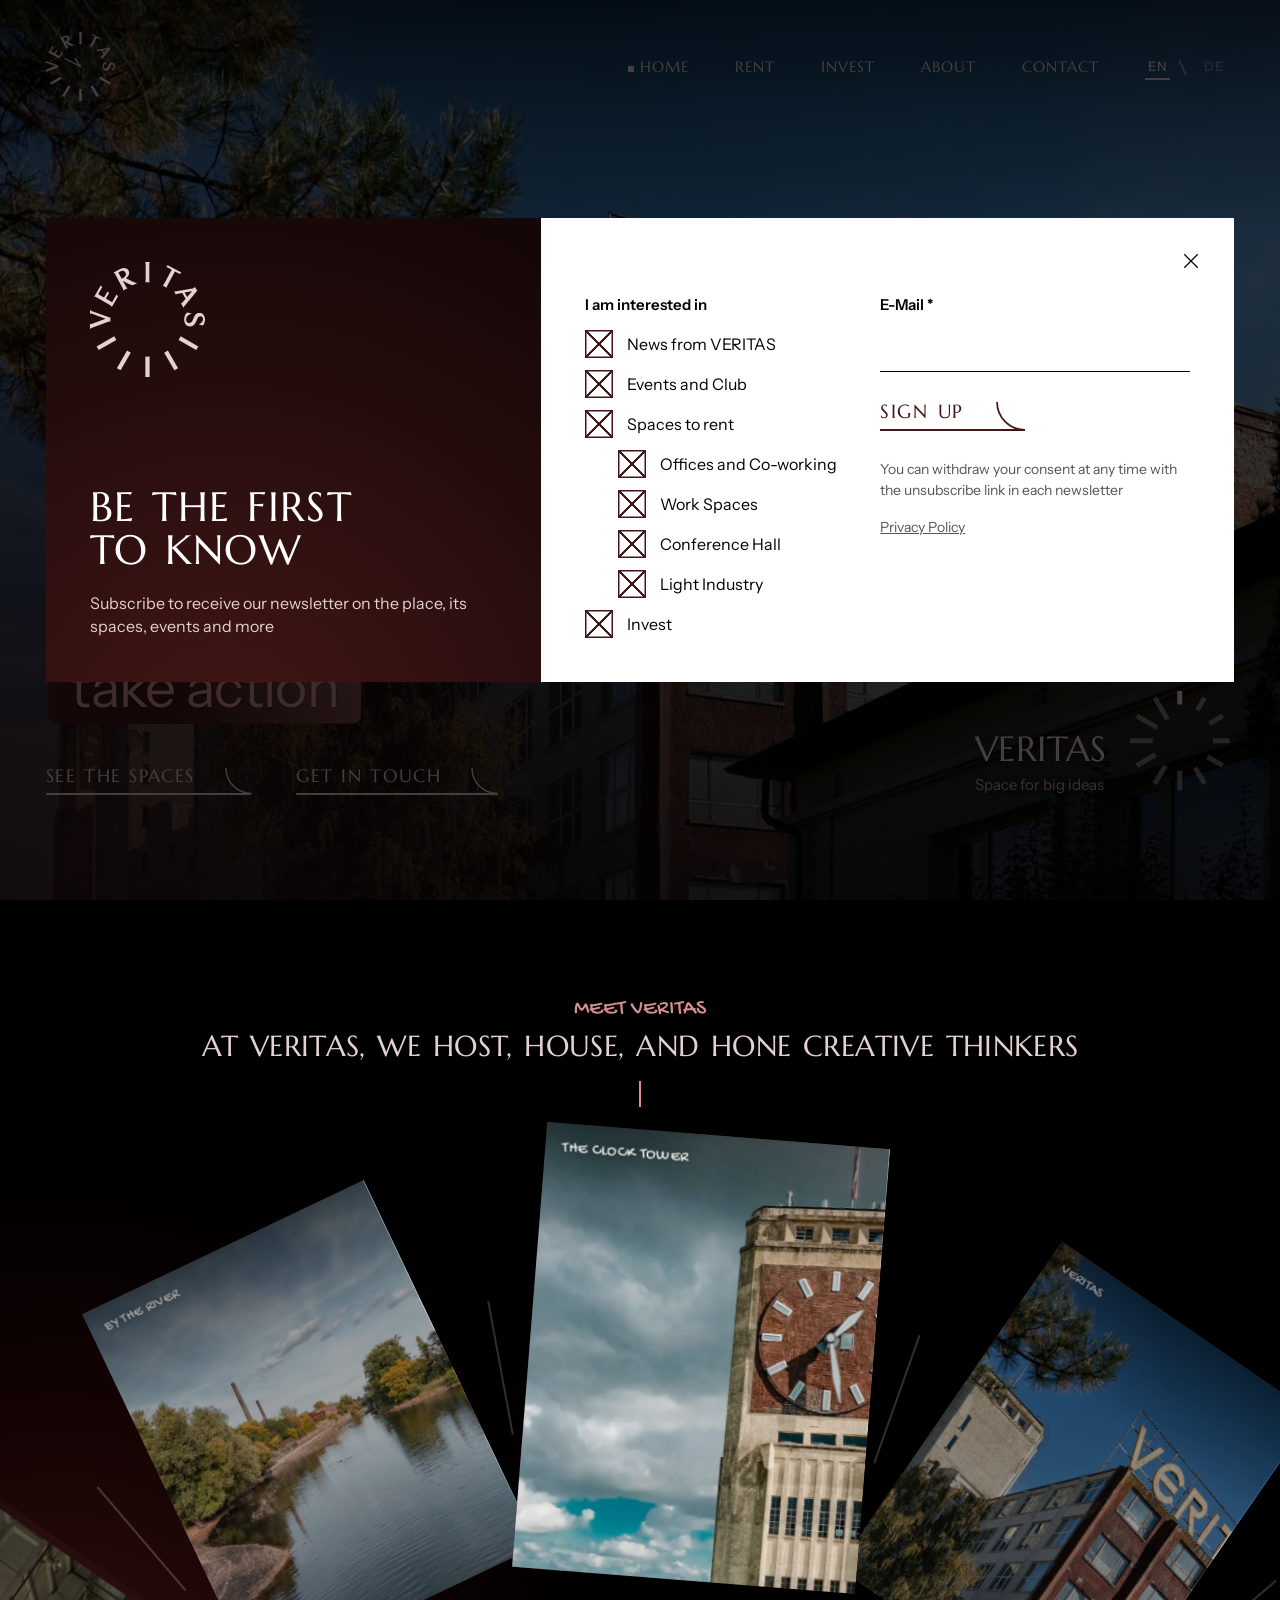
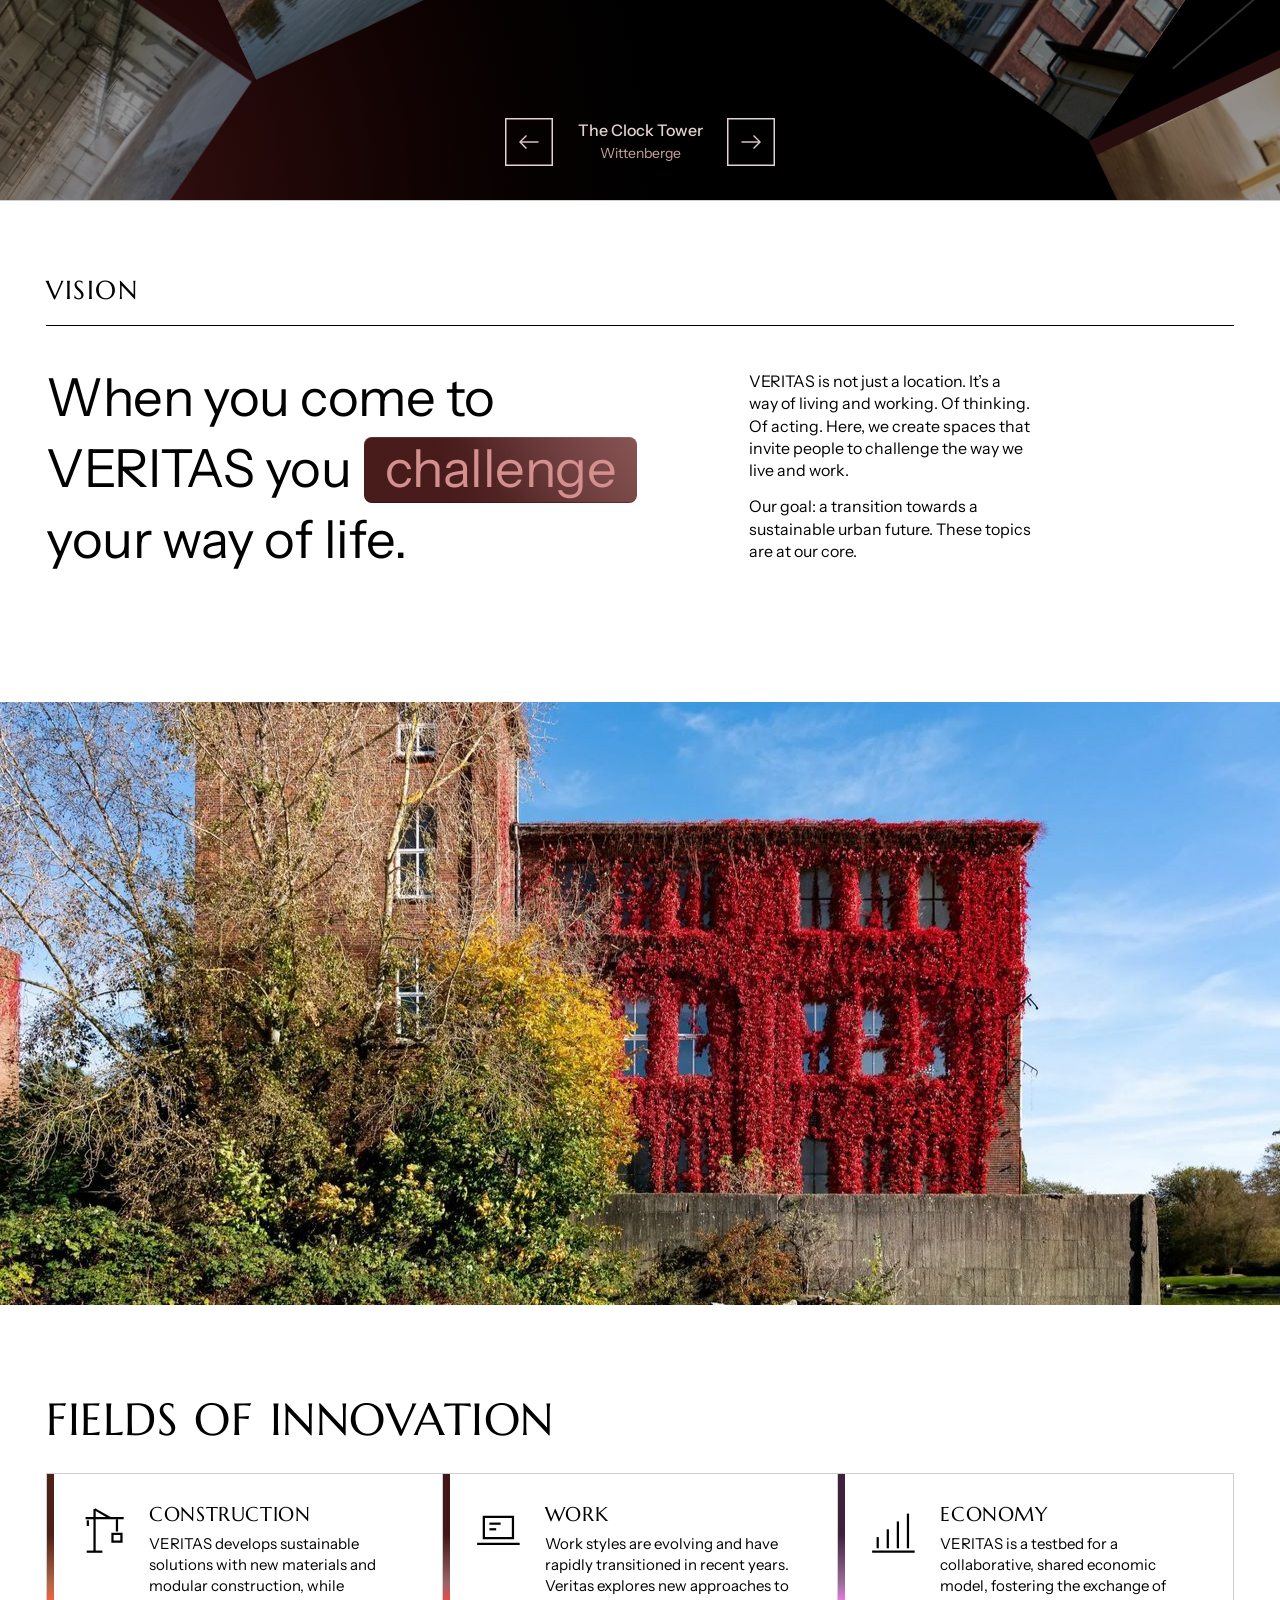
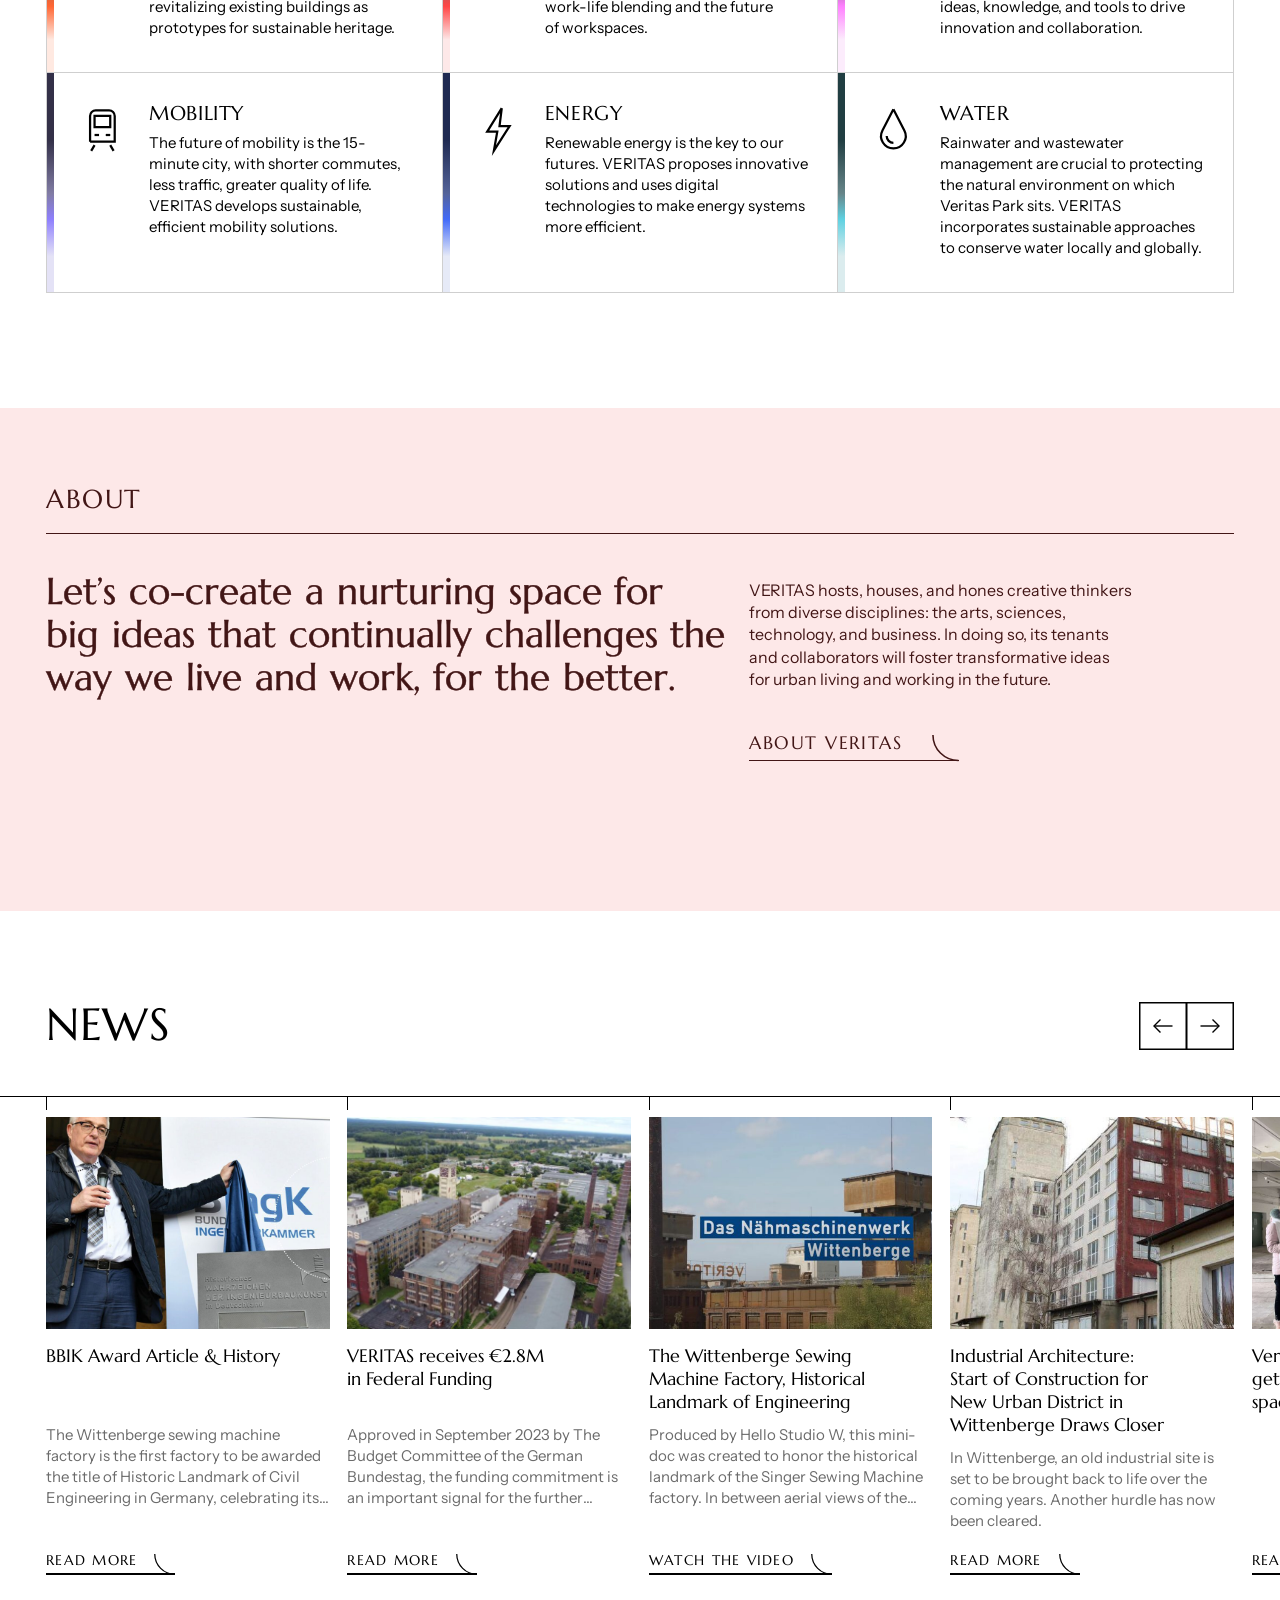
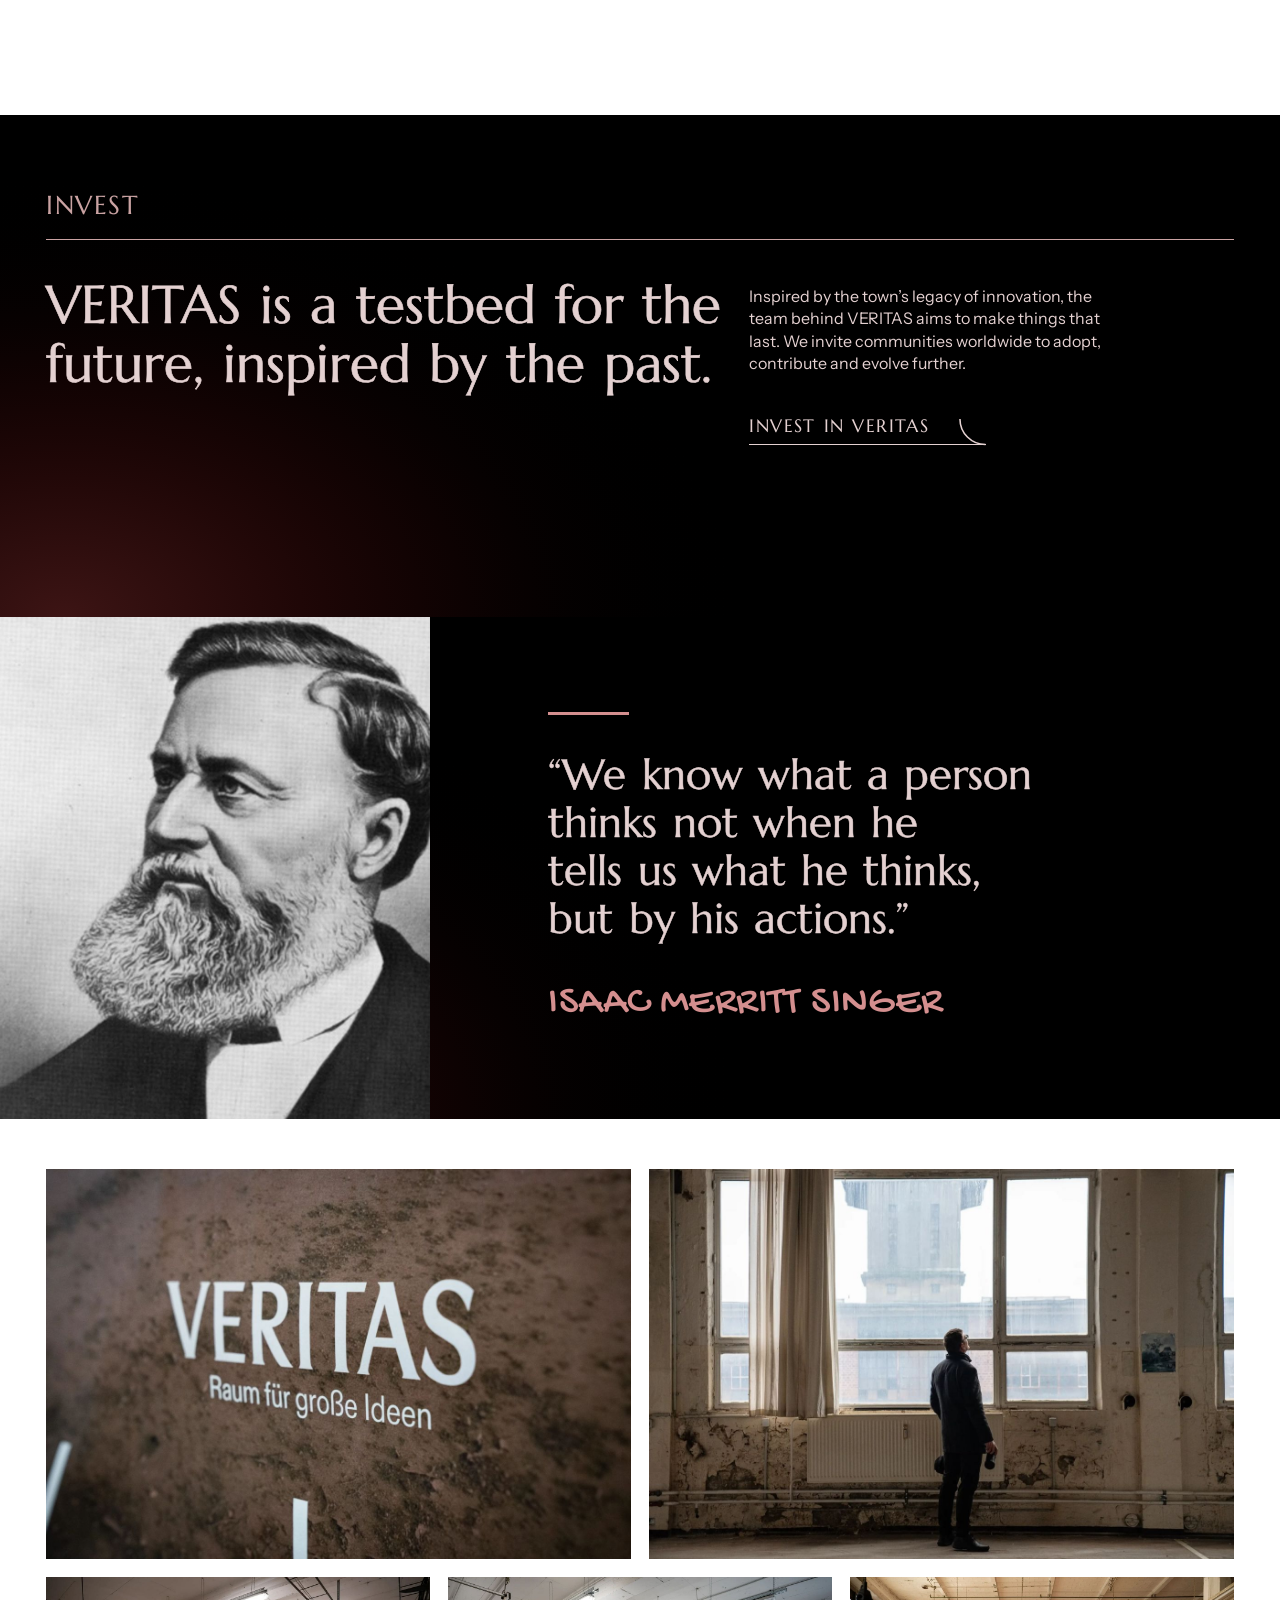
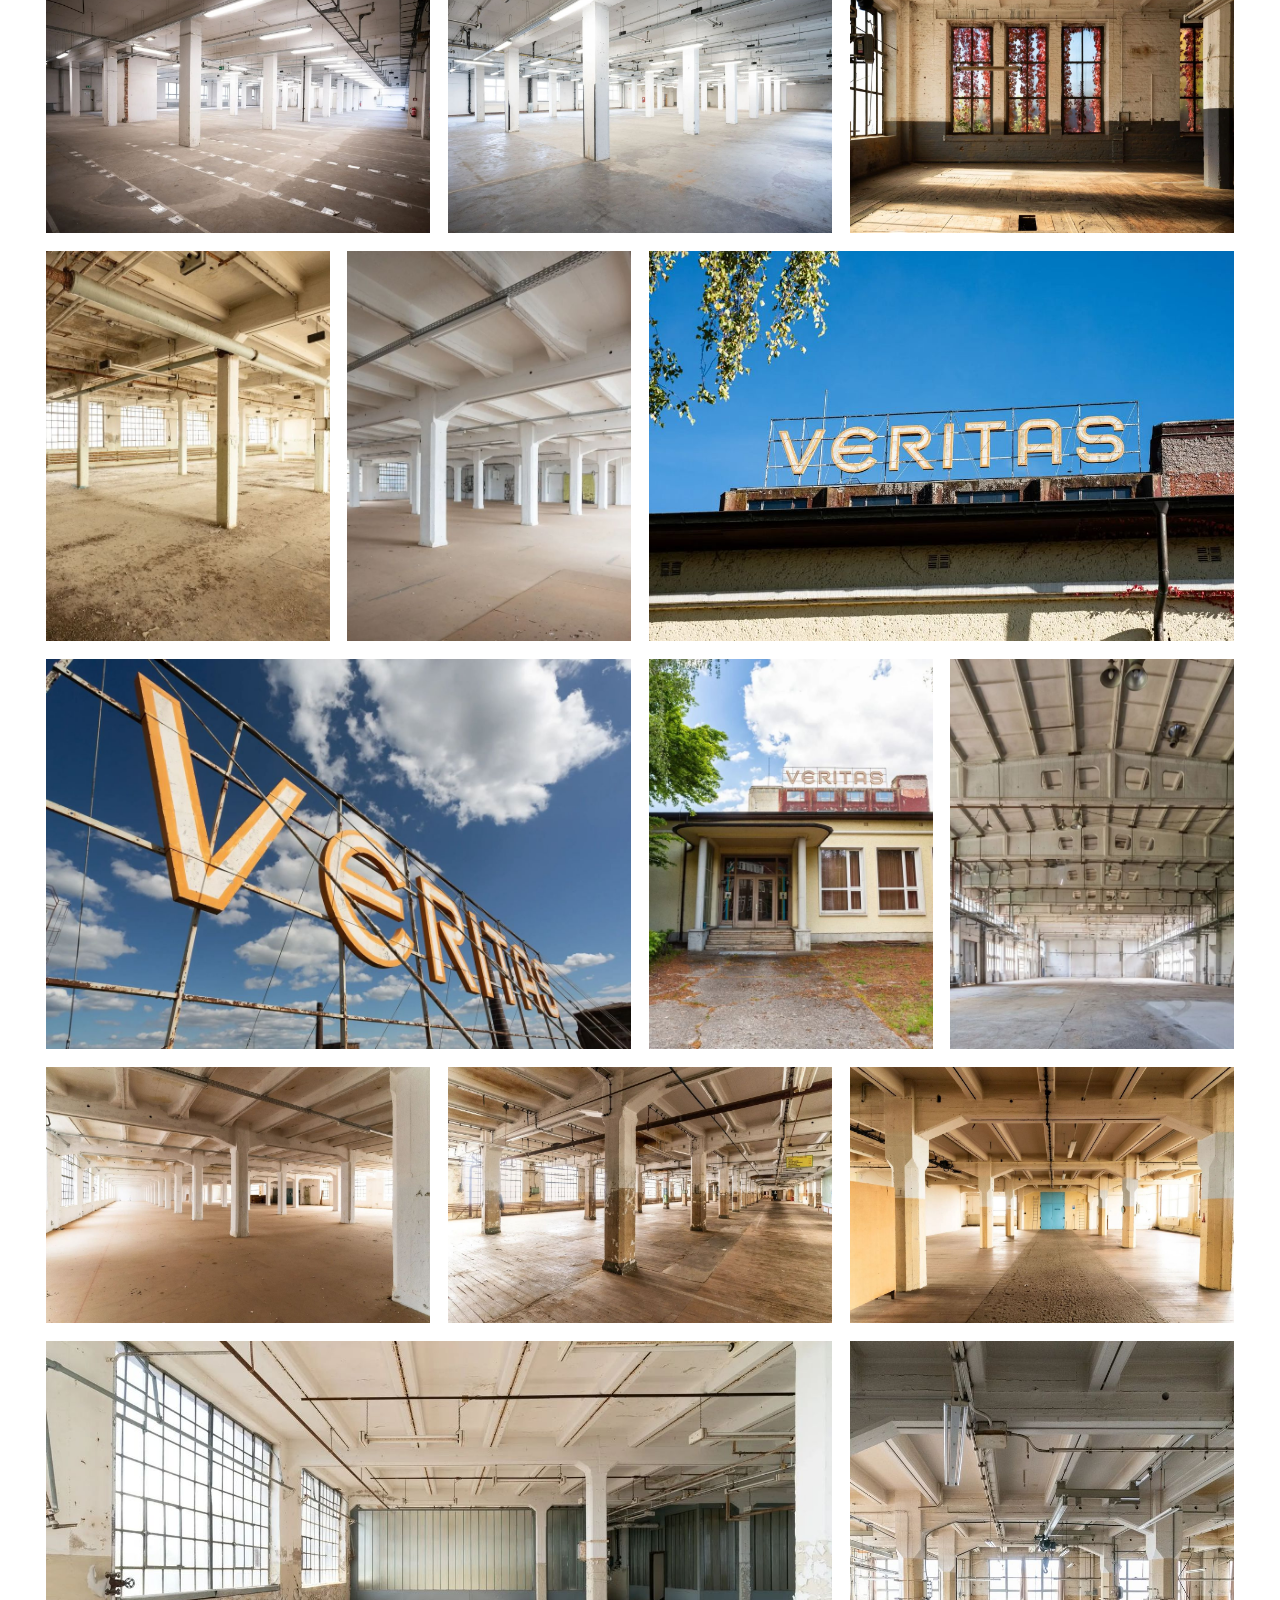
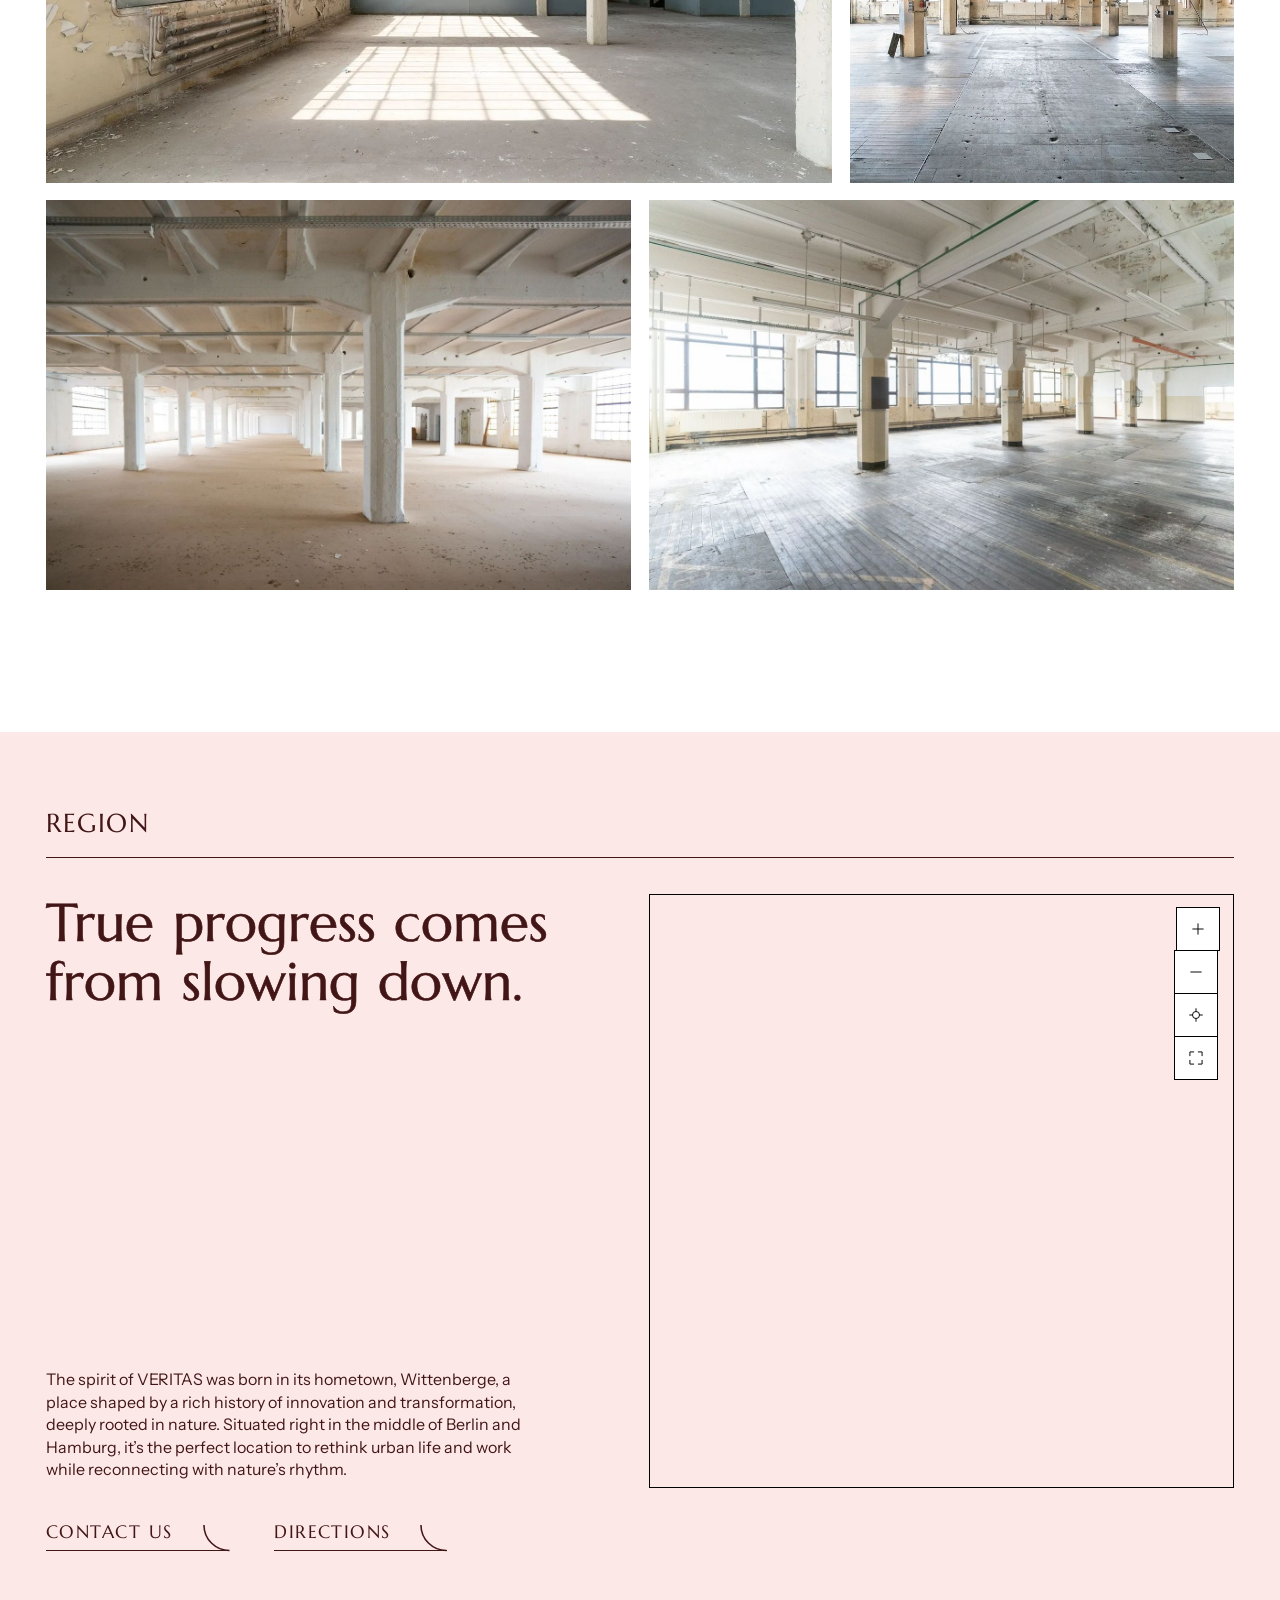
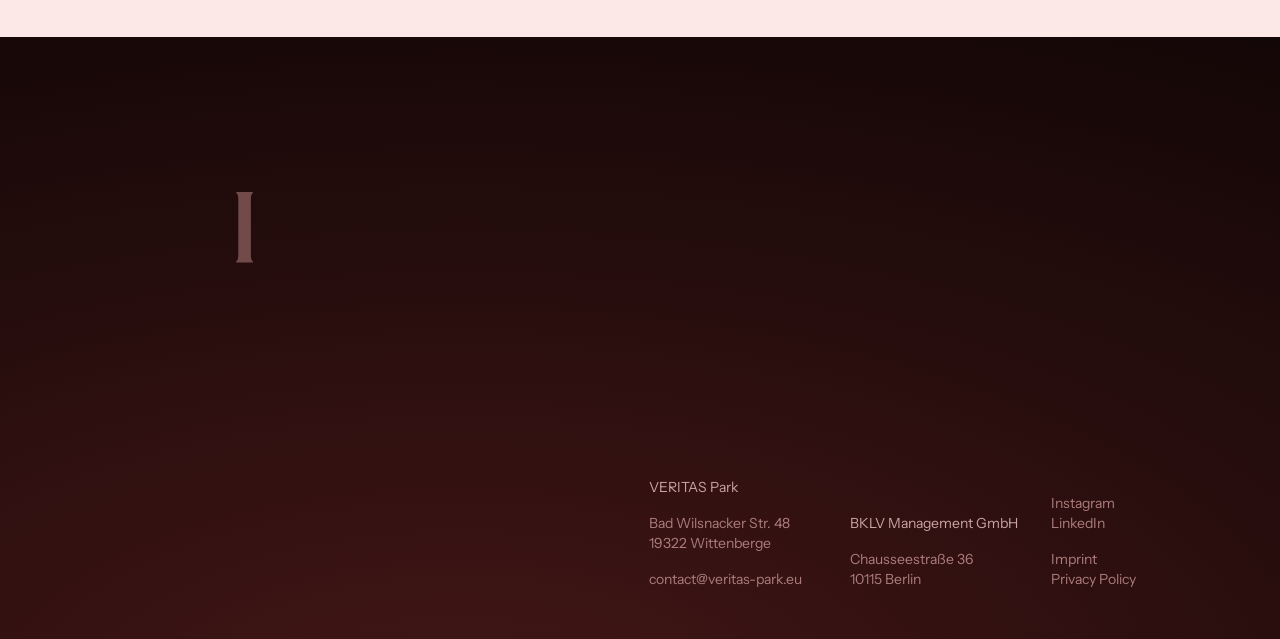
<file: index.html>
<!doctype html>
<html lang="en" class="at-top">
<head>
<meta charset="utf-8">
<meta name="viewport" content="width=device-width,initial-scale=1,viewport-fit=cover">
<meta name="theme-color" content="#000000">
<meta name="color-scheme" content="light only">
<title>VERITAS, a place where ideas take action</title>
<link rel="icon" href="img/favicon.svg">
<link rel="stylesheet" href="veritas.css?v=84">
<script>try{if(sessionStorage.getItem('v-bar')==='b')document.documentElement.classList.add('scrolled')}catch(e){}</script>
</head>
<!-- VERITAS, the home page. Written by hand, 22 Nov 2026 (round 3). No build script makes this file.
     Words and pictures: the live site veritas-park.eu. Look: the brand book (see ../DA_MESURES.md).
     Order of the page: the opening in twelve pictures, the wheel, Vision, Fields of Innovation, the place in 3D, About, News, Invest, the gallery. -->
<body class="v" data-hue="red">

<!-- the arrival: the symbol builds itself round the circle, the move chosen on 20 Nov (SYMBOL.html) -->
<div class="gate" aria-hidden="true"><svg data-symbol viewBox="-40 -40 80 80"></svg></div>

<header class="head">
  <a class="logo" href="index.html" aria-label="VERITAS, home">
    <i class="mk"></i>
    <svg class="clock" viewBox="0 0 296 296.01" aria-hidden="true">
      <line class="hand" x1="148" y1="148.005" x2="148" y2="104.08" stroke="currentColor" stroke-width="5.04"/>
      <line class="hand" x1="148" y1="148.005" x2="148" y2="71.61" stroke="currentColor" stroke-width="5.04"/>
    </svg>
  </a>
  <nav class="bar" aria-label="Pages">
    <a href="index.html" aria-current="page">Home</a>
    <a href="rent.html">Rent</a>
    <a href="invest.html">Invest</a>
    <a href="about.html">About</a>
    <a href="contact.html">Contact</a>
    <span class="lang"><button type="button" data-lang="en" aria-pressed="true">EN</button><button type="button" data-lang="de" aria-pressed="false">DE</button></span>
  </nav>
  <button class="menu-btn" aria-expanded="false" aria-controls="nav">Menu</button>
</header>

<!-- the menu of a phone: wall signs -->
<nav class="nav dark" id="nav" aria-label="Menu" inert>
  <ul>
    <li><a class="sign one" href="index.html" aria-current="page" style="--i:0;--d:0ms"><i class="ic" style="--u:url(img/icons/tower.svg)"></i><span>Home</span><svg class="curve" viewBox="0 0 100 100" aria-hidden="true"><path pathLength="1" d="M100 96.4A96.4 96.4 0 0 1 3.6 0"/></svg></a></li>
    <li><a class="sign one" href="rent.html" style="--i:1;--d:70ms"><i class="ic" style="--u:url(img/icons/space_to_rent.svg)"></i><span>Rent</span><svg class="curve" viewBox="0 0 100 100" aria-hidden="true"><path pathLength="1" d="M100 96.4A96.4 96.4 0 0 1 3.6 0"/></svg></a></li>
    <li><a class="sign one" href="invest.html" style="--i:2;--d:140ms"><i class="ic" style="--u:url(img/icons/economy.svg)"></i><span>Invest</span><svg class="curve" viewBox="0 0 100 100" aria-hidden="true"><path pathLength="1" d="M100 96.4A96.4 96.4 0 0 1 3.6 0"/></svg></a></li>
    <li><a class="sign one" href="about.html" style="--i:3;--d:210ms"><i class="ic" style="--u:url(img/icons/stairs.svg)"></i><span>About</span><svg class="curve" viewBox="0 0 100 100" aria-hidden="true"><path pathLength="1" d="M100 96.4A96.4 96.4 0 0 1 3.6 0"/></svg></a></li>
    <li><a class="sign one" href="contact.html" style="--i:4;--d:280ms"><i class="ic" style="--u:url(img/icons/mail.svg)"></i><span>Contact</span><svg class="curve" viewBox="0 0 100 100" aria-hidden="true"><path pathLength="1" d="M100 96.4A96.4 96.4 0 0 1 3.6 0"/></svg></a></li>
  </ul>
  <div class="foot"><a href="https://www.instagram.com/veritas.park/" target="_blank" rel="noopener">Instagram</a><a href="https://www.linkedin.com/company/veritaspark/" target="_blank" rel="noopener">LinkedIn</a><a href="mailto:contact@veritas-park.eu">contact@veritas-park.eu</a><span class="lang"><button type="button" data-lang="en" aria-pressed="true">EN</button><button type="button" data-lang="de" aria-pressed="false">DE</button></span></div>
</nav>

<main>

<!-- ============ THE OPENING: the place in twelve pictures, one per vocation, like the twelve hours ============
     Which vocation for which picture: the number of the building is in the name of the photograph on the live site;
     what each building becomes is in the press read on 20 Nov and in the names of the floor plans of the live site. -->
<section class="hero" data-ground="dark" aria-roledescription="carousel" aria-label="The place, in twelve pictures">
  <div class="hero-pics">
    <figure class="on" data-name="VERITAS" data-line="Space for big ideas"><img src="img/place/epp_9195.jpg" srcset="img/place/m/epp_9195.jpg 1280w, img/place/epp_9195.jpg 2000w" alt="The letters VERITAS on the roof of the factory" fetchpriority="high"></figure>
    <figure data-name="Hotel" data-line="Building 13"><img data-src="img/place/b13_219.jpg" data-srcset="img/place/m/b13_219.jpg 1280w, img/place/b13_219.jpg 2000w" alt="A hall of building 13, the future hotel"></figure>
    <figure data-name="The Factory" data-line="Wittenberge"><img data-src="img/place/aerial_0.jpg" data-srcset="img/place/m/aerial_0.jpg 1280w, img/place/aerial_0.jpg 2000w" alt="The factory and its quarter seen from the air"></figure>
    <figure data-name="Offices and Co-working" data-line="Building 13"><img data-src="img/place/b13f2_23.jpg" data-srcset="img/place/m/b13f2_23.jpg 1280w, img/place/b13f2_23.jpg 2000w" alt="A hall of building 13"></figure>
    <figure data-name="Office Hotel" data-line="Building 13, second floor"><img data-src="img/place/b13f2_38.jpg" data-srcset="img/place/m/b13f2_38.jpg 1280w, img/place/b13f2_38.jpg 2000w" alt="The second floor of building 13"></figure>
    <figure data-name="Work Spaces" data-line="Building 7"><img data-src="img/place/b7_140.jpg" data-srcset="img/place/m/b7_140.jpg 1280w, img/place/b7_140.jpg 2000w" alt="A white hall of building 7"></figure>
    <figure data-name="Conference Hall" data-line="Building 14, for conferences and performances"><img data-src="img/place/b14_01.jpg" data-srcset="img/place/m/b14_01.jpg 1280w, img/place/b14_01.jpg 2000w" alt="The old canteen, building 14"></figure>
    <figure data-name="Events and Club" data-line="Building 2"><img data-src="img/place/b2_101.jpg" data-srcset="img/place/m/b2_101.jpg 1280w, img/place/b2_101.jpg 2000w" alt="The old power house, building 2"></figure>
    <figure data-name="Sport" data-line="Building 4, with a restaurant on the water"><img data-src="img/place/b4roof_038.jpg" data-srcset="img/place/m/b4roof_038.jpg 1280w, img/place/b4roof_038.jpg 2000w" alt="The factory seen from the roof of building 4"></figure>
    <figure data-name="Light Industry" data-line="Building 110"><img data-src="img/place/b110_14.jpg" data-srcset="img/place/m/b110_14.jpg 1280w, img/place/b110_14.jpg 2000w" alt="The shed of building 110"></figure>
    <figure data-name="By the River" data-line="16 hectares of green"><img data-src="img/place/around_081.jpg" data-srcset="img/place/m/around_081.jpg 1280w, img/place/around_081.jpg 2000w" alt="The river beside the factory"></figure>
    <figure data-name="The Clock Tower" data-line="Wittenberge"><img data-src="img/place/b13_031.jpg" data-srcset="img/place/m/b13_031.jpg 1280w, img/place/b13_031.jpg 1707w" alt="The clock tower"></figure>
  </div>
  <div class="hero-shade"></div>
  <div class="g hero-in">
    <div class="c" style="--s:7;--sp:6">
      <h1>A place where ideas<br><a class="pill" href="#spaces">take action</a></h1>
      <div class="sbtns">
        <a class="sbtn" href="#spaces"><span>See the spaces</span><svg class="curve" viewBox="0 0 100 100" aria-hidden="true"><path pathLength="1" d="M100 96.4A96.4 96.4 0 0 1 3.6 0"/></svg></a>
        <a class="sbtn" href="contact.html"><span>Get in touch</span><svg class="curve" viewBox="0 0 100 100" aria-hidden="true"><path pathLength="1" d="M100 96.4A96.4 96.4 0 0 1 3.6 0"/></svg></a>
      </div>
    </div>
    <div class="c" style="--s:5;--sp:6">
      <div class="place">
        <div class="txt"><b><u></u></b><span><u></u></span></div>
        <div class="dial"><svg data-dial viewBox="-40 -40 80 80" role="group" aria-label="The twelve pictures"></svg></div>
      </div>
    </div>
  </div>
</section>

<!-- ============ THE WHEEL: the same twelve places on a dial you turn by hand (the book draws its website this way, p37) ============ -->
<section class="wheel-sec dark" data-ground="dark" id="spaces">
  <div class="wheel" tabindex="0" role="group" aria-label="Twelve pictures of the place on a wheel. Turn it with the arrow keys.">
    <i class="pointer"></i>
    <div class="ring">
      <button class="card" type="button" data-name="VERITAS" data-line="Space for big ideas"><img data-src="img/place/epp_9195.jpg" data-srcset="img/place/m/epp_9195.jpg 1280w, img/place/epp_9195.jpg 2000w" sizes="(max-width:820px) 82vw, 34vw" alt="" draggable="false"><em>VERITAS</em></button>
      <button class="card" type="button" data-name="Hotel" data-line="Building 13"><img data-src="img/place/b13_219.jpg" data-srcset="img/place/m/b13_219.jpg 1280w, img/place/b13_219.jpg 2000w" sizes="(max-width:820px) 82vw, 34vw" alt="" draggable="false"><em>Hotel</em></button>
      <button class="card" type="button" data-name="The Factory" data-line="Wittenberge"><img data-src="img/place/aerial_0.jpg" data-srcset="img/place/m/aerial_0.jpg 1280w, img/place/aerial_0.jpg 2000w" sizes="(max-width:820px) 82vw, 34vw" alt="" draggable="false"><em>The Factory</em></button>
      <button class="card" type="button" data-name="Offices and Co-working" data-line="Building 13"><img data-src="img/place/b13f2_23.jpg" data-srcset="img/place/m/b13f2_23.jpg 1280w, img/place/b13f2_23.jpg 2000w" sizes="(max-width:820px) 82vw, 34vw" alt="" draggable="false"><em>Offices and Co-working</em></button>
      <button class="card" type="button" data-name="Office Hotel" data-line="Building 13, second floor"><img data-src="img/place/b13f2_38.jpg" data-srcset="img/place/m/b13f2_38.jpg 1280w, img/place/b13f2_38.jpg 2000w" sizes="(max-width:820px) 82vw, 34vw" alt="" draggable="false"><em>Office Hotel</em></button>
      <button class="card" type="button" data-name="Work Spaces" data-line="Building 7"><img data-src="img/place/b7_140.jpg" data-srcset="img/place/m/b7_140.jpg 1280w, img/place/b7_140.jpg 2000w" sizes="(max-width:820px) 82vw, 34vw" alt="" draggable="false"><em>Work Spaces</em></button>
      <button class="card" type="button" data-name="Conference Hall" data-line="Building 14, for conferences and performances"><img data-src="img/place/b14_01.jpg" data-srcset="img/place/m/b14_01.jpg 1280w, img/place/b14_01.jpg 2000w" sizes="(max-width:820px) 82vw, 34vw" alt="" draggable="false"><em>Conference Hall</em></button>
      <button class="card" type="button" data-name="Events and Club" data-line="Building 2"><img data-src="img/place/b2_101.jpg" data-srcset="img/place/m/b2_101.jpg 1280w, img/place/b2_101.jpg 2000w" sizes="(max-width:820px) 82vw, 34vw" alt="" draggable="false"><em>Events and Club</em></button>
      <button class="card" type="button" data-name="Sport" data-line="Building 4, with a restaurant on the water"><img data-src="img/place/b4roof_038.jpg" data-srcset="img/place/m/b4roof_038.jpg 1280w, img/place/b4roof_038.jpg 2000w" sizes="(max-width:820px) 82vw, 34vw" alt="" draggable="false"><em>Sport</em></button>
      <button class="card" type="button" data-name="Light Industry" data-line="Building 110"><img data-src="img/place/b110_14.jpg" data-srcset="img/place/m/b110_14.jpg 1280w, img/place/b110_14.jpg 2000w" sizes="(max-width:820px) 82vw, 34vw" alt="" draggable="false"><em>Light Industry</em></button>
      <button class="card" type="button" data-name="By the River" data-line="16 hectares of green"><img data-src="img/place/around_081.jpg" data-srcset="img/place/m/around_081.jpg 1280w, img/place/around_081.jpg 2000w" sizes="(max-width:820px) 82vw, 34vw" alt="" draggable="false"><em>By the River</em></button>
      <button class="card" type="button" data-name="The Clock Tower" data-line="Wittenberge"><img data-src="img/place/b13_031.jpg" data-srcset="img/place/m/b13_031.jpg 1280w, img/place/b13_031.jpg 1707w" sizes="(max-width:820px) 82vw, 34vw" alt="" draggable="false"><em>The Clock Tower</em></button>
    </div>
  </div>
  <div class="wheel-cap">
    <button class="round back" data-turn="-1" aria-label="Previous"><svg class="ico" viewBox="0 0 100 100" aria-hidden="true"><path d="M2.5 50H95"/><path d="M62.5 17.5L95 50L62.5 82.5"/></svg></button>
    <div class="who"><span class="cnt"></span><b></b><span></span></div>
    <button class="round" data-turn="1" aria-label="Next"><svg class="ico" viewBox="0 0 100 100" aria-hidden="true"><path d="M2.5 50H95"/><path d="M62.5 17.5L95 50L62.5 82.5"/></svg></button>
  </div>
  <div class="meet">
    <span class="t-brush reveal">Meet VERITAS</span>
    <h2 class="t-caps m reveal" style="--d:90ms">At VERITAS, we host, house, and hone creative thinkers</h2>
  </div>
</section>

<!-- ============ VISION: a page of the book (p7): the name at the top, the sentence standing at the foot, a narrow column of text, a picture as a column ============ -->
<section class="pg white" data-ground="light" style="--rows:6">
  <p class="t-label">Vision</p>
  <h2 class="t-line reveal" style="grid-column:1/8">When you come to VERITAS you <a class="pill" href="about.html">challenge</a> your way of life.</h2>
  <div class="t-body reveal" style="grid-column:8/11;--d:90ms">
    <p>VERITAS is not just a location. It’s a way of living and working. Of thinking. Of acting. Here, we create spaces that invite people to challenge the way we live and work.</p>
    <p>Our goal: a transition towards a sustainable urban future. These topics are at our core.</p>
  </div>
  <div class="col-pic reveal" style="grid-column:11/13;grid-row:1/3;margin:calc(var(--row)*-.28) calc(var(--m)*-1) calc(var(--row)*-.5) 0;--d:160ms"><img src="img/place/b7_213.jpg" srcset="img/place/m/b7_213.jpg 1280w, img/place/b7_213.jpg 2000w" alt="The clock tower seen through a window of building 7" loading="lazy"></div>
</section>

<!-- the picture that follows the slide show on the live home page -->
<section data-ground="dark"><div class="bleed"><img src="img/place/epp_9121.jpg" srcset="img/place/m/epp_9121.jpg 1280w, img/place/epp_9121.jpg 2000w" alt="The factory" loading="lazy"></div></section>

<!-- ============ FIELDS OF INNOVATION: six squares; each carries the colour column of its hue (p21) and lights up in it ============ -->
<section class="white" data-ground="light" style="padding-bottom:calc(var(--row)*.6)">
  <div class="pg" style="--rows:3;border-top:0"><h2 class="t-caps m reveal" style="grid-column:1/-1;grid-row:2">Fields of Innovation</h2></div>
  <div class="fields2">
    <article class="fld" data-hue="brown" tabindex="0"><i class="lit"></i><i class="col"></i>
      <svg class="ico draw" viewBox="0 0 100 100" aria-hidden="true"><path d="M32.5 97.5V2.5"/><path d="M12.5 22.5H97.5"/><path d="M32.5 2.5L67.1 22.5"/><path d="M17.5 27.5V40"/><path d="M82.5 25V52.5"/><path d="M72.5 57.5H92.5V75H72.5Z"/><path d="M15 97.5H50"/></svg>
      <h3>Construction</h3><p>VERITAS develops sustainable solutions with new materials and modular construction, while revitalizing existing buildings as prototypes for sustainable heritage.</p></article>
    <article class="fld" data-hue="red" tabindex="0"><i class="lit"></i><i class="col"></i>
      <svg class="ico draw" viewBox="0 0 100 100" aria-hidden="true"><path d="M17.5 20H82.5V67.5H17.5Z"/><path d="M2.5 80H97.5"/><path d="M30 35H55"/><path d="M30 47.5H45"/></svg>
      <h3>Work</h3><p>Work styles are evolving and have rapidly transitioned in recent years. Veritas explores new approaches to work-life blending and the future of workspaces.</p></article>
    <article class="fld" data-hue="violet" tabindex="0"><i class="lit"></i><i class="col"></i>
      <svg class="ico draw" viewBox="0 0 100 100" aria-hidden="true"><path d="M2.5 97.5H97.5"/><path d="M15 90V65"/><path d="M37.5 90V47.5"/><path d="M60 90V30"/><path d="M82.5 90V12.5"/></svg>
      <h3>Economy</h3><p>VERITAS is a testbed for a collaborative, shared economic model, fostering the exchange of ideas, knowledge, and tools to drive innovation and collaboration.</p></article>
    <article class="fld" data-hue="purple" tabindex="0"><i class="lit"></i><i class="col"></i>
      <svg class="ico draw" viewBox="0 0 100 100" aria-hidden="true"><path d="M22.5 77.5V20a12.5 12.5 0 0 1 12.5 -12.5H65a12.5 12.5 0 0 1 12.5 12.5V77.5Z"/><path d="M32.5 20H67.5V45H32.5Z"/><path d="M32.5 62.5H42.5"/><path d="M57.5 62.5H67.5"/><path d="M32.5 85L25 98"/><path d="M67.5 85L75 98"/></svg>
      <h3>Mobility</h3><p>The future of mobility is the 15-minute city, with shorter commutes, less traffic, greater quality of life. VERITAS develops sustainable, efficient mobility solutions.</p></article>
    <article class="fld" data-hue="blue" tabindex="0"><i class="lit"></i><i class="col"></i>
      <svg class="ico draw" viewBox="0 0 100 100" aria-hidden="true"><path d="M57.5 2.5L25 55H47.5L40 97.5L75 42.5H52.5Z"/></svg>
      <h3>Energy</h3><p>Renewable energy is the key to our futures. VERITAS proposes innovative solutions and uses digital technologies to make energy systems more efficient.</p></article>
    <article class="fld" data-hue="turquoise" tabindex="0"><i class="lit"></i><i class="col"></i>
      <svg class="ico draw" viewBox="0 0 100 100" aria-hidden="true"><path d="M50 5L74.44 52.39A27.5 27.5 0 1 1 25.56 52.39Z"/><path d="M35 65A15 15 0 0 0 50 80"/></svg>
      <h3>Water</h3><p>Rainwater and wastewater management are crucial to protecting the natural environment on which Veritas Park sits. VERITAS incorporates sustainable approaches to conserve water locally and globally.</p></article>
  </div>
</section>

<!-- ============ ABOUT: a page of the book (p7): Ulrich in small letters standing at the foot, the text and the sign beside it, on the same line of foot ============ -->
<section class="pg pastel" data-ground="light" style="--rows:6">
  <p class="t-label">About</p>
  <h2 class="t-serif reveal" style="grid-column:1/8">Let’s co-create a nurturing space for big ideas that continually challenges the way we live and work, for the better.</h2>
  <div class="reveal" style="grid-column:8/12;--d:90ms">
    <p class="t-body">VERITAS hosts, houses, and hones creative thinkers from diverse disciplines: the arts, sciences, technology, and business. In doing so, its tenants and collaborators will foster transformative ideas for urban living and working in the future.</p>
    <div class="sbtns"><a class="sbtn" href="about.html"><span>About VERITAS</span><svg class="curve" viewBox="0 0 100 100" aria-hidden="true"><path pathLength="1" d="M100 96.4A96.4 96.4 0 0 1 3.6 0"/></svg></a></div>
  </div>
</section>

<!-- ============ NEWS: the thirteen news of the live home page, each with its own picture, on a line pulled sideways (the programme of the book, p38) ============ -->
<section class="white" data-ground="light" style="padding-bottom:calc(var(--row)*.5)">
  <div class="pg" style="--rows:3;border-top:0">
    <h2 class="t-caps m reveal" style="grid-column:1/10;grid-row:2">News</h2>
    <div class="strip-ctl" style="grid-column:10/13;grid-row:2;padding:0 0 .9em"><button class="round back" data-move="-1" aria-label="Earlier news"><svg class="ico" viewBox="0 0 100 100" aria-hidden="true"><path d="M2.5 50H95"/><path d="M62.5 17.5L95 50L62.5 82.5"/></svg></button><button class="round" data-move="1" aria-label="More news"><svg class="ico" viewBox="0 0 100 100" aria-hidden="true"><path d="M2.5 50H95"/><path d="M62.5 17.5L95 50L62.5 82.5"/></svg></button></div>
  </div>
  <div class="strip">
    <article><figure><img src="img/news_bbik.jpg" alt="" loading="lazy"></figure><h3 class="title">BBIK Award Article &amp; History</h3><div class="body"><p>The Wittenberge sewing machine factory is the first factory to be awarded the title of Historic Landmark of Civil Engineering in Germany, celebrating its rich history and sustainability.</p></div><a class="sbtn s" href="https://wahrzeichen.ingenieurbaukunst.de/wahrzeichen/das-naehmaschinenwerk-wittenberge/" target="_blank" rel="noopener"><span>Read more</span><svg class="curve" viewBox="0 0 100 100" aria-hidden="true"><path pathLength="1" d="M100 96.4A96.4 96.4 0 0 1 3.6 0"/></svg></a></article>
    <article><figure><img src="img/news_funding.jpg" alt="" loading="lazy"></figure><h3 class="title">VERITAS receives €2.8M in Federal Funding</h3><div class="body"><p>Approved in September 2023 by The Budget Committee of the German Bundestag, the funding commitment is an important signal for the further development of the area, which is unique even beyond Wittenberge.</p></div><a class="sbtn s" href="https://www.wittenberge.de/news/1/869786/nachrichten/28-millionen-euro-f%C3%BCr-entwicklung-des-veritas-parks.html" target="_blank" rel="noopener"><span>Read more</span><svg class="curve" viewBox="0 0 100 100" aria-hidden="true"><path pathLength="1" d="M100 96.4A96.4 96.4 0 0 1 3.6 0"/></svg></a></article>
    <article><figure><img src="img/news_film.jpg" alt="" loading="lazy"></figure><h3 class="title">The Wittenberge Sewing Machine Factory, Historical Landmark of Engineering</h3><div class="body"><p>Produced by Hello Studio W, this mini-doc was created to honor the historical landmark of the Singer Sewing Machine factory. In between aerial views of the factory and archival footage, we hear from local experts Christian Von Hagen and Sven Bardua.</p></div><a class="sbtn s" href="https://www.youtube.com/watch?v=jnGKABSUUIU" target="_blank" rel="noopener"><span>Watch the video</span><svg class="curve" viewBox="0 0 100 100" aria-hidden="true"><path pathLength="1" d="M100 96.4A96.4 96.4 0 0 1 3.6 0"/></svg></a></article>
    <article><figure><img src="img/news_tagesspiegel.jpg" alt="" loading="lazy"></figure><h3 class="title">Industrial Architecture: Start of Construction for New Urban District in Wittenberge Draws Closer</h3><div class="body"><p>In Wittenberge, an old industrial site is set to be brought back to life over the coming years. Another hurdle has now been cleared.</p></div><a class="sbtn s" href="https://www.tagesspiegel.de/berlin/industriearchitektur-baubeginn-fur-neues-stadtquartier-in-wittenberge-ruckt-naher-14982056.html" target="_blank" rel="noopener"><span>Read more</span><svg class="curve" viewBox="0 0 100 100" aria-hidden="true"><path pathLength="1" d="M100 96.4A96.4 96.4 0 0 1 3.6 0"/></svg></a></article>
    <article><figure><img src="img/news_5.jpg" alt="" loading="lazy"></figure><h3 class="title">Veritas Park in Wittenberge is getting a new hotel, co-working spaces, and a restaurant.</h3><a class="sbtn s" href="https://www.maz-online.de/lokales/prignitz/wittenberge/veritas-park-in-wittenberge-neues-hotel-mit-140-zimmern-140-euro-kostet-die-nacht-HXJRAOHUPJH2XP5YIASRK5TVLM.html" target="_blank" rel="noopener"><span>Read more</span><svg class="curve" viewBox="0 0 100 100" aria-hidden="true"><path pathLength="1" d="M100 96.4A96.4 96.4 0 0 1 3.6 0"/></svg></a></article>
    <article><figure><img src="img/news_6.jpg" alt="" loading="lazy"></figure><h3 class="title">Veritas Park is part of the State Garden Show Wittenberge 2027</h3><a class="sbtn s" href="https://www.laga-wittenberge.de/veritas-park-ist-teil-der-landesgartenschau-wittenberge-2027/" target="_blank" rel="noopener"><span>Read more</span><svg class="curve" viewBox="0 0 100 100" aria-hidden="true"><path pathLength="1" d="M100 96.4A96.4 96.4 0 0 1 3.6 0"/></svg></a></article>
    <article><figure><img src="img/news_7.jpg" alt="" loading="lazy"></figure><h3 class="title">Veritas Phase 1 chief architect Andra Schumann with Federal Minister of Construction Robert Crumbach (SPD) in Veritas Park in Wittenberge.</h3><a class="sbtn s" href="https://www.maz-online.de/lokales/prignitz/wittenberge/veritas-park-in-wittenberge-bauarbeiten-hotel-millionen-investition-und-konzert-im-sommer-HR3UCGUDNNHCLASHCNSYKYI66I.html" target="_blank" rel="noopener"><span>Read more</span><svg class="curve" viewBox="0 0 100 100" aria-hidden="true"><path pathLength="1" d="M100 96.4A96.4 96.4 0 0 1 3.6 0"/></svg></a></article>
    <article><figure><img src="img/news_8.jpg" alt="" loading="lazy"></figure><h3 class="title">Where Capital Meets Coast: Berlin-Brandenburg and Hamburg Join Forces in Wittenberge’s Emerging Innovation Hub</h3><a class="sbtn s" href="https://www.wittenberge.de/news/1/1034278/nachrichten/hauptstadtregion-berlin-brandenburg-trifft-metropolregion-hamburg-in-wittenberge.html" target="_blank" rel="noopener"><span>Read more</span><svg class="curve" viewBox="0 0 100 100" aria-hidden="true"><path pathLength="1" d="M100 96.4A96.4 96.4 0 0 1 3.6 0"/></svg></a></article>
    <article><figure><img src="img/news_9.jpg" alt="" loading="lazy"></figure><h3 class="title">Regional Leadership Meets Visionary Investment: District Administrator Müller Tours the VERITAS Campus with Investor Renaud Vercouter</h3><a class="sbtn s" href="https://www.nordkurier.de/regional/prignitz/landrat-mueller-besucht-investor-renaud-vercouter-auf-dem-veritas-gelaende-3611778" target="_blank" rel="noopener"><span>Read more</span><svg class="curve" viewBox="0 0 100 100" aria-hidden="true"><path pathLength="1" d="M100 96.4A96.4 96.4 0 0 1 3.6 0"/></svg></a></article>
    <article><figure><img src="img/news_10.jpg" alt="" loading="lazy"></figure><h3 class="title">Transformation Underway: Construction Begins on Flagship Hotel and Restaurant at VERITAS Park, Reimagining Wittenberge’s Future</h3><a class="sbtn s" href="https://www.nordkurier.de/regional/prignitz/zeit-der-ddr-naehmaschinen-ist-hier-lange-vorbei-arbeiten-fuer-hotel-und-restaurant-auf-veritas-gelaende-begonnen-3486106" target="_blank" rel="noopener"><span>Read more</span><svg class="curve" viewBox="0 0 100 100" aria-hidden="true"><path pathLength="1" d="M100 96.4A96.4 96.4 0 0 1 3.6 0"/></svg></a></article>
    <article><figure><img src="img/news_9.jpg" alt="" loading="lazy"></figure><h3 class="title">Ambitious Futures in Motion: Investor Unveils Long-Term VERITAS Park Masterplan to Prignitz District Leadership</h3><a class="sbtn s" href="https://www.landkreis-prignitz.de/de/aktuelles/2010/2025_05_20_veritas.php" target="_blank" rel="noopener"><span>Read more</span><svg class="curve" viewBox="0 0 100 100" aria-hidden="true"><path pathLength="1" d="M100 96.4A96.4 96.4 0 0 1 3.6 0"/></svg></a></article>
    <article><figure><img src="img/news_12.jpg" alt="" loading="lazy"></figure><h3 class="title">VERITAS initiators welcomed to Accept BBIK Award</h3><div class="body"><p>The former Singer sewing machine factory in Wittenberge was honored with the Historical Landmark of Civil Engineering in Germany Award in October 2024.</p></div><a class="sbtn s" href="https://www.bbik.de/index.php?id=11&amp;action=detail&amp;seminar_id=2712&amp;termin_id=3476" target="_blank" rel="noopener"><span>Read more</span><svg class="curve" viewBox="0 0 100 100" aria-hidden="true"><path pathLength="1" d="M100 96.4A96.4 96.4 0 0 1 3.6 0"/></svg></a></article>
    <article><figure><img src="img/news_13.jpg" alt="" loading="lazy"></figure><h3 class="title">New Book: The Sewing Machine Factory of Wittenberge</h3><div class="body"><p>Sven Bardua wrote a historical review of the innovative civil engineering methods used in the construction of the Singer Sewing Machine Factory. His research offers new insights into the history of the Singer Company, Wittenberge, and early architecture of the 20th century.</p></div><a class="sbtn s" href="https://www.bbik.de/index.php?id=11&amp;action=detail&amp;seminar_id=2712&amp;termin_id=3476" target="_blank" rel="noopener"><span>Read more</span><svg class="curve" viewBox="0 0 100 100" aria-hidden="true"><path pathLength="1" d="M100 96.4A96.4 96.4 0 0 1 3.6 0"/></svg></a></article>
  </div>
</section>

<!-- ============ INVEST: the section of the live home page that was missing in the first version ============ -->
<section class="pg dark" data-ground="dark" style="--rows:6">
  <p class="t-label" style="color:var(--on-dark-2)">Invest</p>
  <h2 class="t-serif reveal" style="grid-column:1/8">VERITAS is a testbed for the future, inspired by the past.</h2>
  <div class="reveal" style="grid-column:8/12;--d:90ms">
    <p class="t-body">Inspired by the town’s legacy of innovation, the team behind VERITAS aims to make things that last. We invite communities worldwide to adopt, contribute and evolve further.</p>
    <div class="sbtns"><a class="sbtn" href="invest.html"><span>Invest in VERITAS</span><svg class="curve" viewBox="0 0 100 100" aria-hidden="true"><path pathLength="1" d="M100 96.4A96.4 96.4 0 0 1 3.6 0"/></svg></a></div>
  </div>
</section>

<!-- ============ the quotation of the live home page, beside the portrait the live page shows with it. No word stands on the face. ============ -->
<section class="qsec dark" data-ground="dark">
  <figure class="reveal"><img src="img/singer.jpg" alt="Isaac Merritt Singer" loading="lazy" style="object-position:50% 20%"></figure>
  <div><i class="mark"></i><blockquote class="quote reveal">“We know what a person thinks not when he tells us what he thinks, but by his actions.”</blockquote><span class="t-brush said reveal" style="--d:120ms">Isaac Merritt Singer</span></div>
</section>

<!-- ============ THE GALLERY of the live home page: eighteen pictures of the place. A click opens one to the full screen. ============ -->
<section class="white" data-ground="light">
  <div class="mosaic" style="padding-top:calc(var(--row)*.5)">
    <button type="button" style="--s:6;--sp:6;--r:3/2" aria-label="Open the picture"><img src="img/place/epp_0338.jpg" srcset="img/place/m/epp_0338.jpg 1280w, img/place/epp_0338.jpg 2000w" alt="" loading="lazy"></button>
    <button type="button" style="--s:6;--sp:6;--r:3/2" aria-label="Open the picture"><img src="img/place/epp_0945.jpg" srcset="img/place/m/epp_0945.jpg 1280w, img/place/epp_0945.jpg 2000w" alt="" loading="lazy"></button>
    <button type="button" style="--s:4;--sp:3;--r:3/2" aria-label="Open the picture"><img src="img/place/epp_1147.jpg" srcset="img/place/m/epp_1147.jpg 1280w, img/place/epp_1147.jpg 2000w" alt="" loading="lazy"></button>
    <button type="button" style="--s:4;--sp:3;--r:3/2" aria-label="Open the picture"><img src="img/place/epp_1149.jpg" srcset="img/place/m/epp_1149.jpg 1280w, img/place/epp_1149.jpg 2000w" alt="" loading="lazy"></button>
    <button type="button" style="--s:4;--sp:6;--r:3/2" aria-label="Open the picture"><img src="img/place/epp_9020.jpg" srcset="img/place/m/epp_9020.jpg 1280w, img/place/epp_9020.jpg 2000w" alt="" loading="lazy"></button>
    <button type="button" style="--s:3;--sp:3;--r:auto" aria-label="Open the picture"><img src="img/place/b7_43.jpg" srcset="img/place/m/b7_43.jpg 1280w, img/place/b7_43.jpg 2000w" alt="" loading="lazy"></button>
    <button type="button" style="--s:3;--sp:3;--r:auto" aria-label="Open the picture"><img src="img/place/b7_119.jpg" srcset="img/place/m/b7_119.jpg 1280w, img/place/b7_119.jpg 2000w" alt="" loading="lazy"></button>
    <button type="button" style="--s:6;--sp:6;--r:3/2" aria-label="Open the picture"><img src="img/place/epp_9176.jpg" srcset="img/place/m/epp_9176.jpg 1280w, img/place/epp_9176.jpg 2000w" alt="" loading="lazy"></button>
    <button type="button" style="--s:6;--sp:6;--r:3/2" aria-label="Open the picture"><img src="img/place/b13_132.jpg" srcset="img/place/m/b13_132.jpg 1280w, img/place/b13_132.jpg 2000w" alt="" loading="lazy"></button>
    <button type="button" style="--s:3;--sp:3;--r:auto" aria-label="Open the picture"><img src="img/place/b14_01.jpg" srcset="img/place/m/b14_01.jpg 1280w, img/place/b14_01.jpg 2000w" alt="" loading="lazy"></button>
    <button type="button" style="--s:3;--sp:3;--r:auto" aria-label="Open the picture"><img src="img/place/b110_14.jpg" srcset="img/place/m/b110_14.jpg 1280w, img/place/b110_14.jpg 2000w" alt="" loading="lazy"></button>
    <button type="button" style="--s:4;--sp:3;--r:3/2" aria-label="Open the picture"><img src="img/place/b7_486.jpg" srcset="img/place/m/b7_486.jpg 1280w, img/place/b7_486.jpg 2000w" alt="" loading="lazy"></button>
    <button type="button" style="--s:4;--sp:3;--r:3/2" aria-label="Open the picture"><img src="img/place/b7_487.jpg" srcset="img/place/m/b7_487.jpg 1280w, img/place/b7_487.jpg 2000w" alt="" loading="lazy"></button>
    <button type="button" style="--s:4;--sp:6;--r:3/2" aria-label="Open the picture"><img src="img/place/b13_219.jpg" srcset="img/place/m/b13_219.jpg 1280w, img/place/b13_219.jpg 2000w" alt="" loading="lazy"></button>
    <button type="button" style="--s:8;--sp:6;--r:16/9" aria-label="Open the picture"><img src="img/place/b7f4_016.jpg" srcset="img/place/m/b7f4_016.jpg 1280w, img/place/b7f4_016.jpg 2000w" alt="" loading="lazy"></button>
    <button type="button" style="--s:4;--sp:6;--r:auto" aria-label="Open the picture"><img src="img/place/b13f2_23.jpg" srcset="img/place/m/b13f2_23.jpg 1280w, img/place/b13f2_23.jpg 2000w" alt="" loading="lazy"></button>
    <button type="button" style="--s:6;--sp:6;--r:3/2" aria-label="Open the picture"><img src="img/place/b7_140.jpg" srcset="img/place/m/b7_140.jpg 1280w, img/place/b7_140.jpg 2000w" alt="" loading="lazy"></button>
    <button type="button" style="--s:6;--sp:6;--r:3/2" aria-label="Open the picture"><img src="img/place/b13f2_38.jpg" srcset="img/place/m/b13f2_38.jpg 1280w, img/place/b13f2_38.jpg 2000w" alt="" loading="lazy"></button>
  </div>
</section>

<!-- ============ REGION: the last block of the live home page ============ -->
<section class="pg pastel region" data-ground="light">
  <p class="t-label">Region</p>
  <h2 class="t-serif reveal" style="grid-column:1/7">True progress comes from slowing down.</h2>
  <figure class="vmap reveal" aria-label="Map: VERITAS in Wittenberge, between Berlin and Hamburg"><div class="vmap-c"></div><div class="vmap-ctl"><button type="button" class="round" data-map="in" aria-label="Zoom in"><svg class="ico" viewBox="0 0 100 100" aria-hidden="true"><path d="M50 15V85M15 50H85"/></svg></button><button type="button" class="round" data-map="out" aria-label="Zoom out"><svg class="ico" viewBox="0 0 100 100" aria-hidden="true"><path d="M15 50H85"/></svg></button><button type="button" class="round" data-map="site" aria-label="VERITAS"><svg class="ico" viewBox="0 0 100 100" aria-hidden="true"><circle cx="50" cy="50" r="22"/><path d="M50 8V28M50 72V92M8 50H28M72 50H92"/></svg></button><button type="button" class="round" data-map="region" aria-label="Berlin and Hamburg"><svg class="ico" viewBox="0 0 100 100" aria-hidden="true"><path d="M12 38V12H38M62 12H88V38M88 62V88H62M38 88H12V62"/></svg></button></div><button type="button" class="round vmap-x" data-map="leave" aria-label="Close"><svg class="ico" viewBox="0 0 100 100" aria-hidden="true"><path d="M12.5 12.5L87.5 87.5"/><path d="M87.5 12.5L12.5 87.5"/></svg></button></figure>
  <div class="reveal vmap-txt" style="grid-column:1/6;--d:90ms">
    <p class="t-body">The spirit of VERITAS was born in its hometown, Wittenberge, a place shaped by a rich history of innovation and transformation, deeply rooted in nature. Situated right in the middle of Berlin and Hamburg, it’s the perfect location to rethink urban life and work while reconnecting with nature’s rhythm.</p>
    <div class="sbtns"><a class="sbtn" href="contact.html"><span>Contact us</span><svg class="curve" viewBox="0 0 100 100" aria-hidden="true"><path pathLength="1" d="M100 96.4A96.4 96.4 0 0 1 3.6 0"/></svg></a><a class="sbtn" href="https://www.google.com/maps/dir/?api=1&amp;destination=Bad+Wilsnacker+Str.+48,+19322+Wittenberge" target="_blank" rel="noopener"><span>Directions</span><svg class="curve" viewBox="0 0 100 100" aria-hidden="true"><path pathLength="1" d="M100 96.4A96.4 96.4 0 0 1 3.6 0"/></svg></a></div>
  </div>
</section>

</main>

<!-- the footer: the last page of the book (p53) -->
<footer class="footer dark end" data-ground="dark">
  <div class="g">
    <div class="c logo" style="--s:5;--sp:6"><i class="mk"></i></div>
    <div class="c col" style="--s:2;--sp:3;--at:7"><b>VERITAS Park</b><p>Bad Wilsnacker Str. 48<br>19322 Wittenberge</p><p><a href="mailto:contact@veritas-park.eu">contact@veritas-park.eu</a></p></div>
    <div class="c col" style="--s:2;--sp:3"><b>BKLV Management GmbH</b><p>Chausseestraße 36<br>10115 Berlin</p></div>
    <div class="c col" style="--s:2;--sp:6"><a href="https://www.instagram.com/veritas.park/" target="_blank" rel="noopener">Instagram</a><a href="https://www.linkedin.com/company/veritaspark/" target="_blank" rel="noopener">LinkedIn</a><p><a href="imprint.html">Imprint</a><a href="privacy.html">Privacy Policy</a></p></div>
  </div>
</footer>

<script src="veritas.js?v=65"></script>
<script src="symbol.js?v=43"></script>
<script src="de.js?v=31"></script>
<script src="i18n.js?v=49" defer></script>
<script src="hero.js?v=38h" defer></script>
<script src="wheel.js?v=37" defer></script>
<script src="map.js?v=1" defer></script>
</body>
</html>
</file>
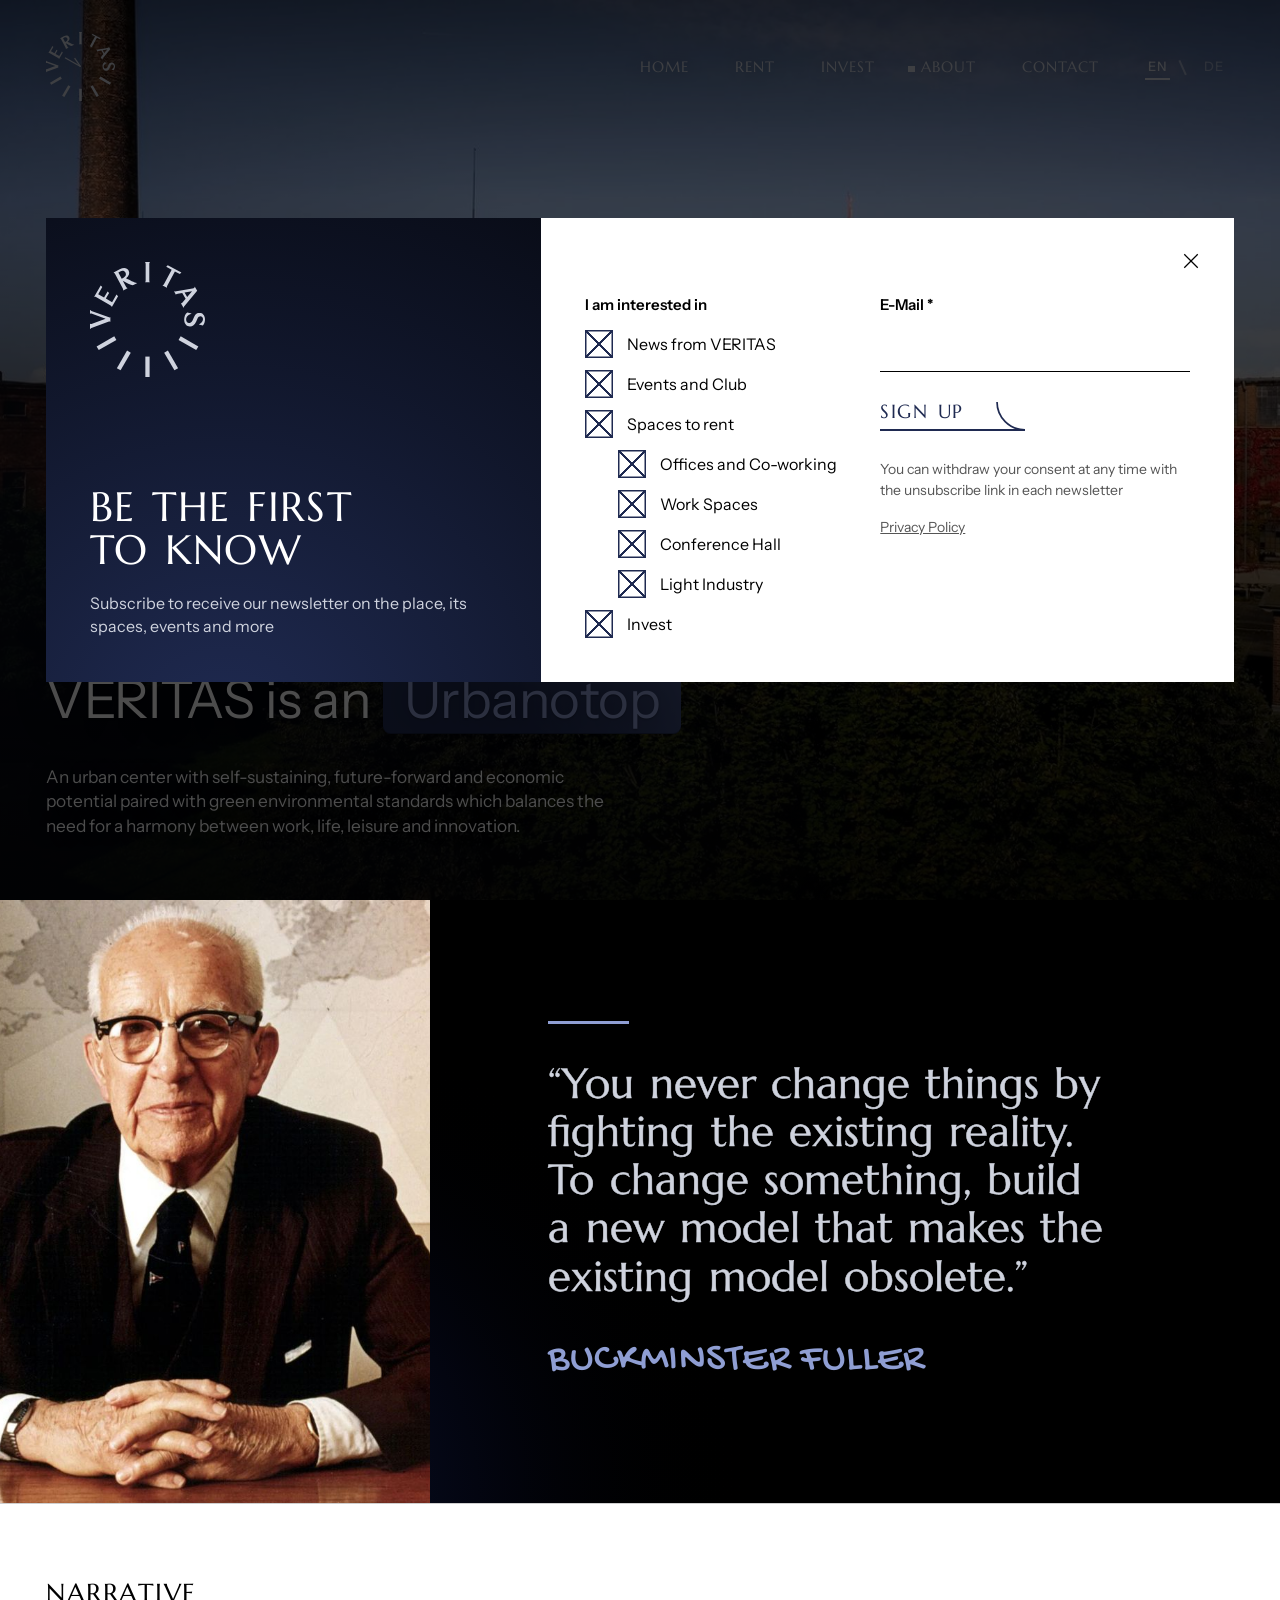
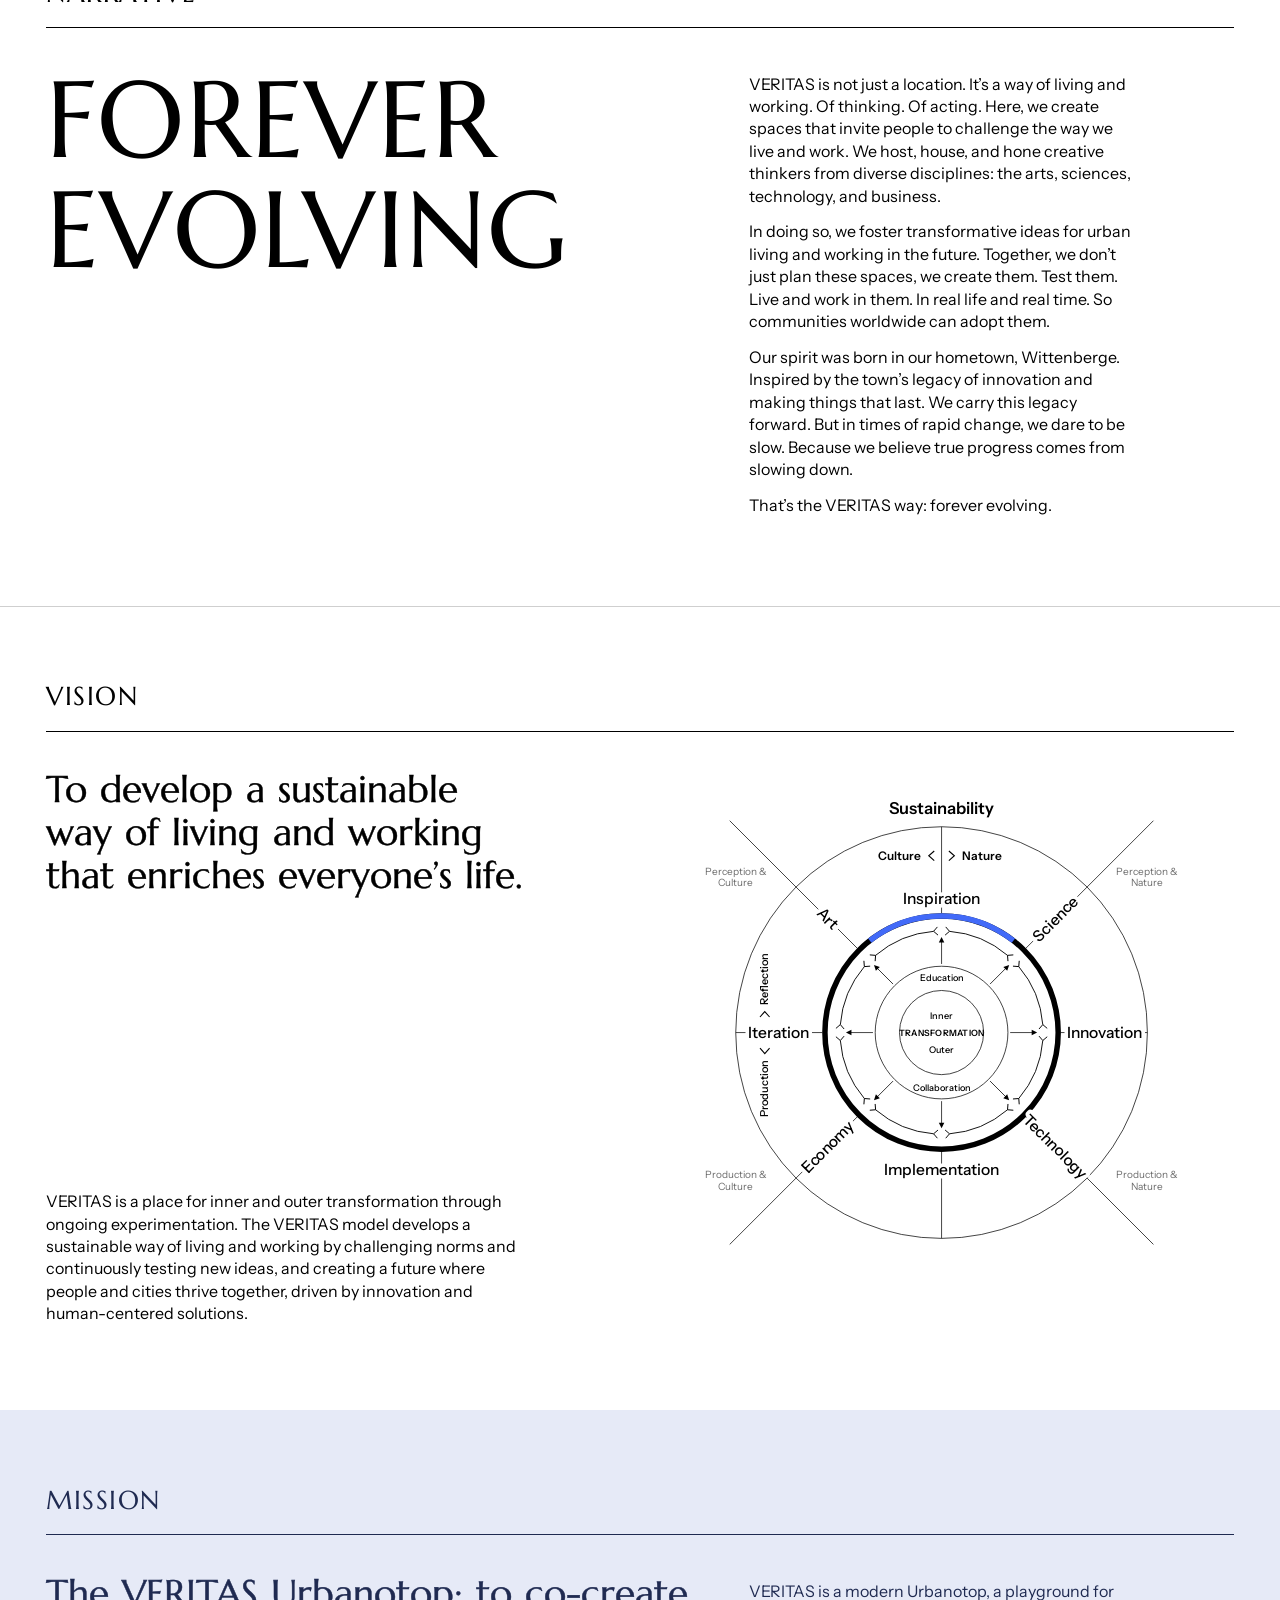
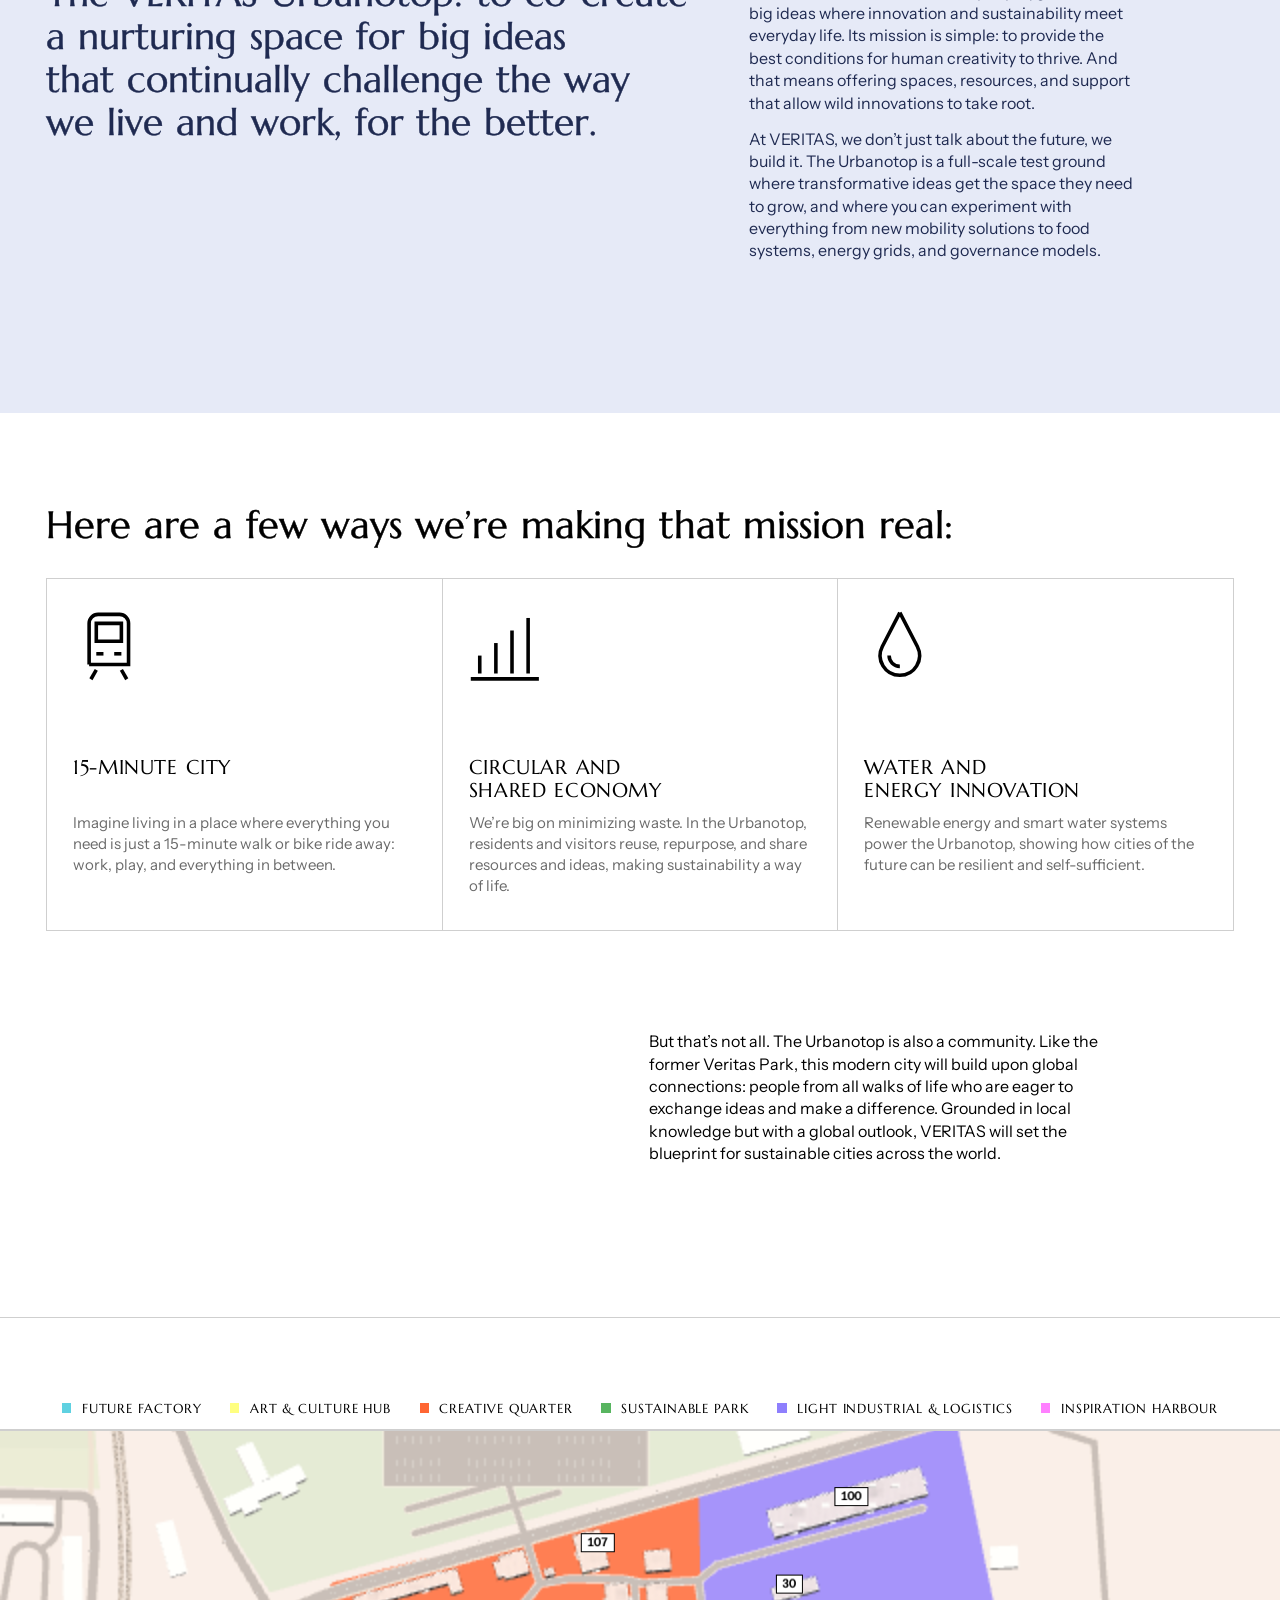
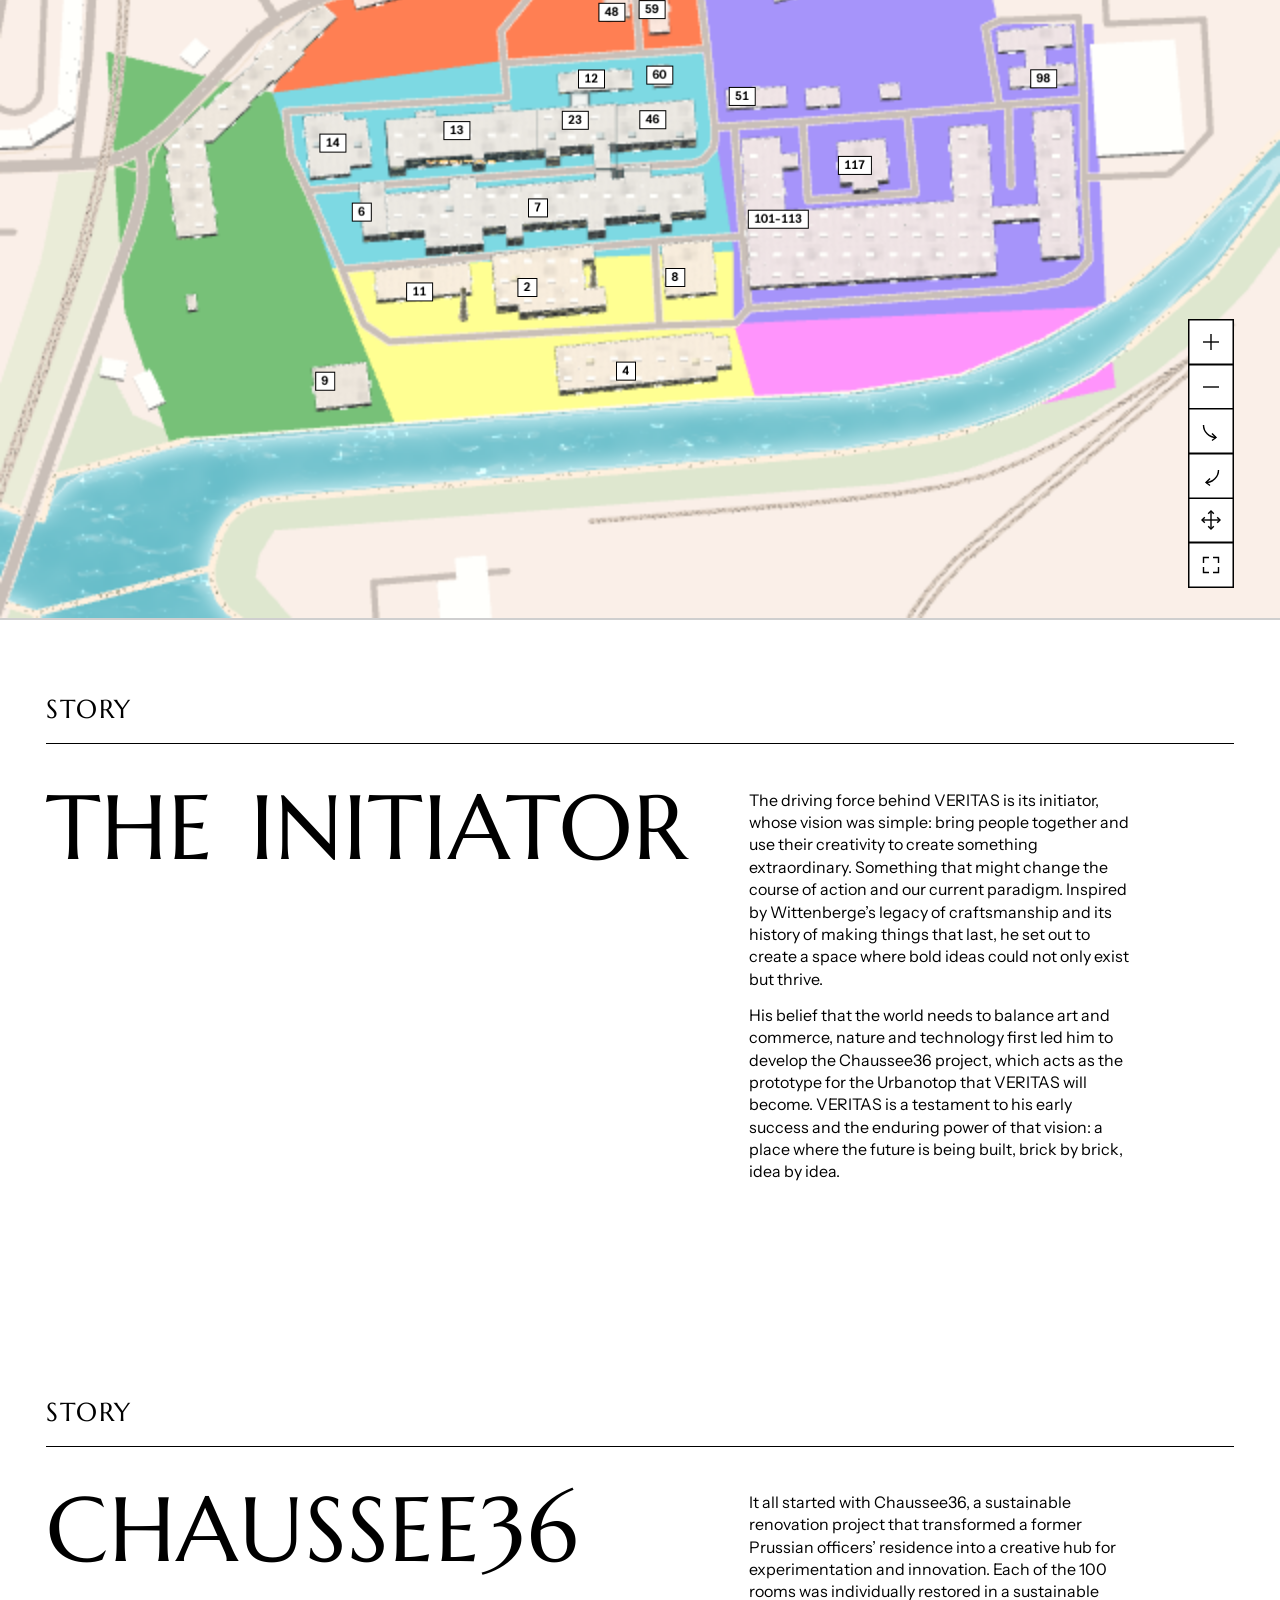
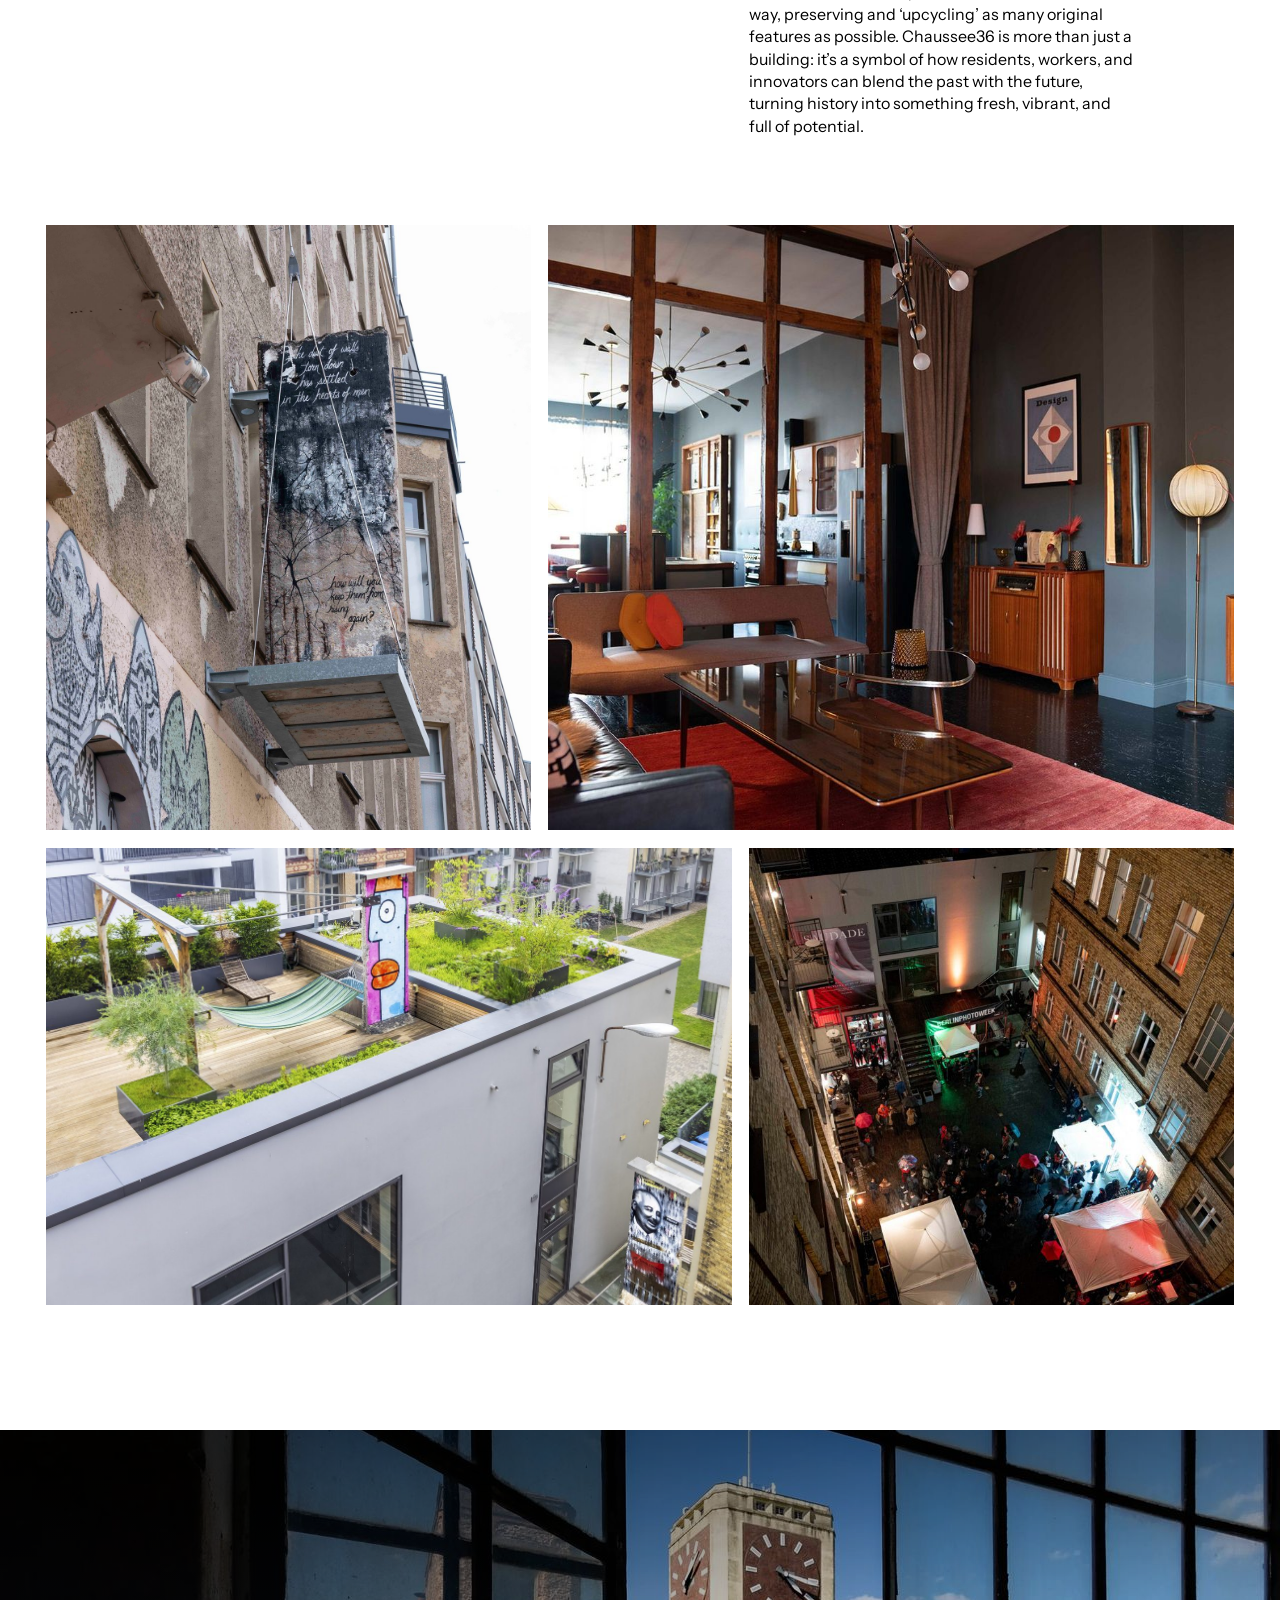
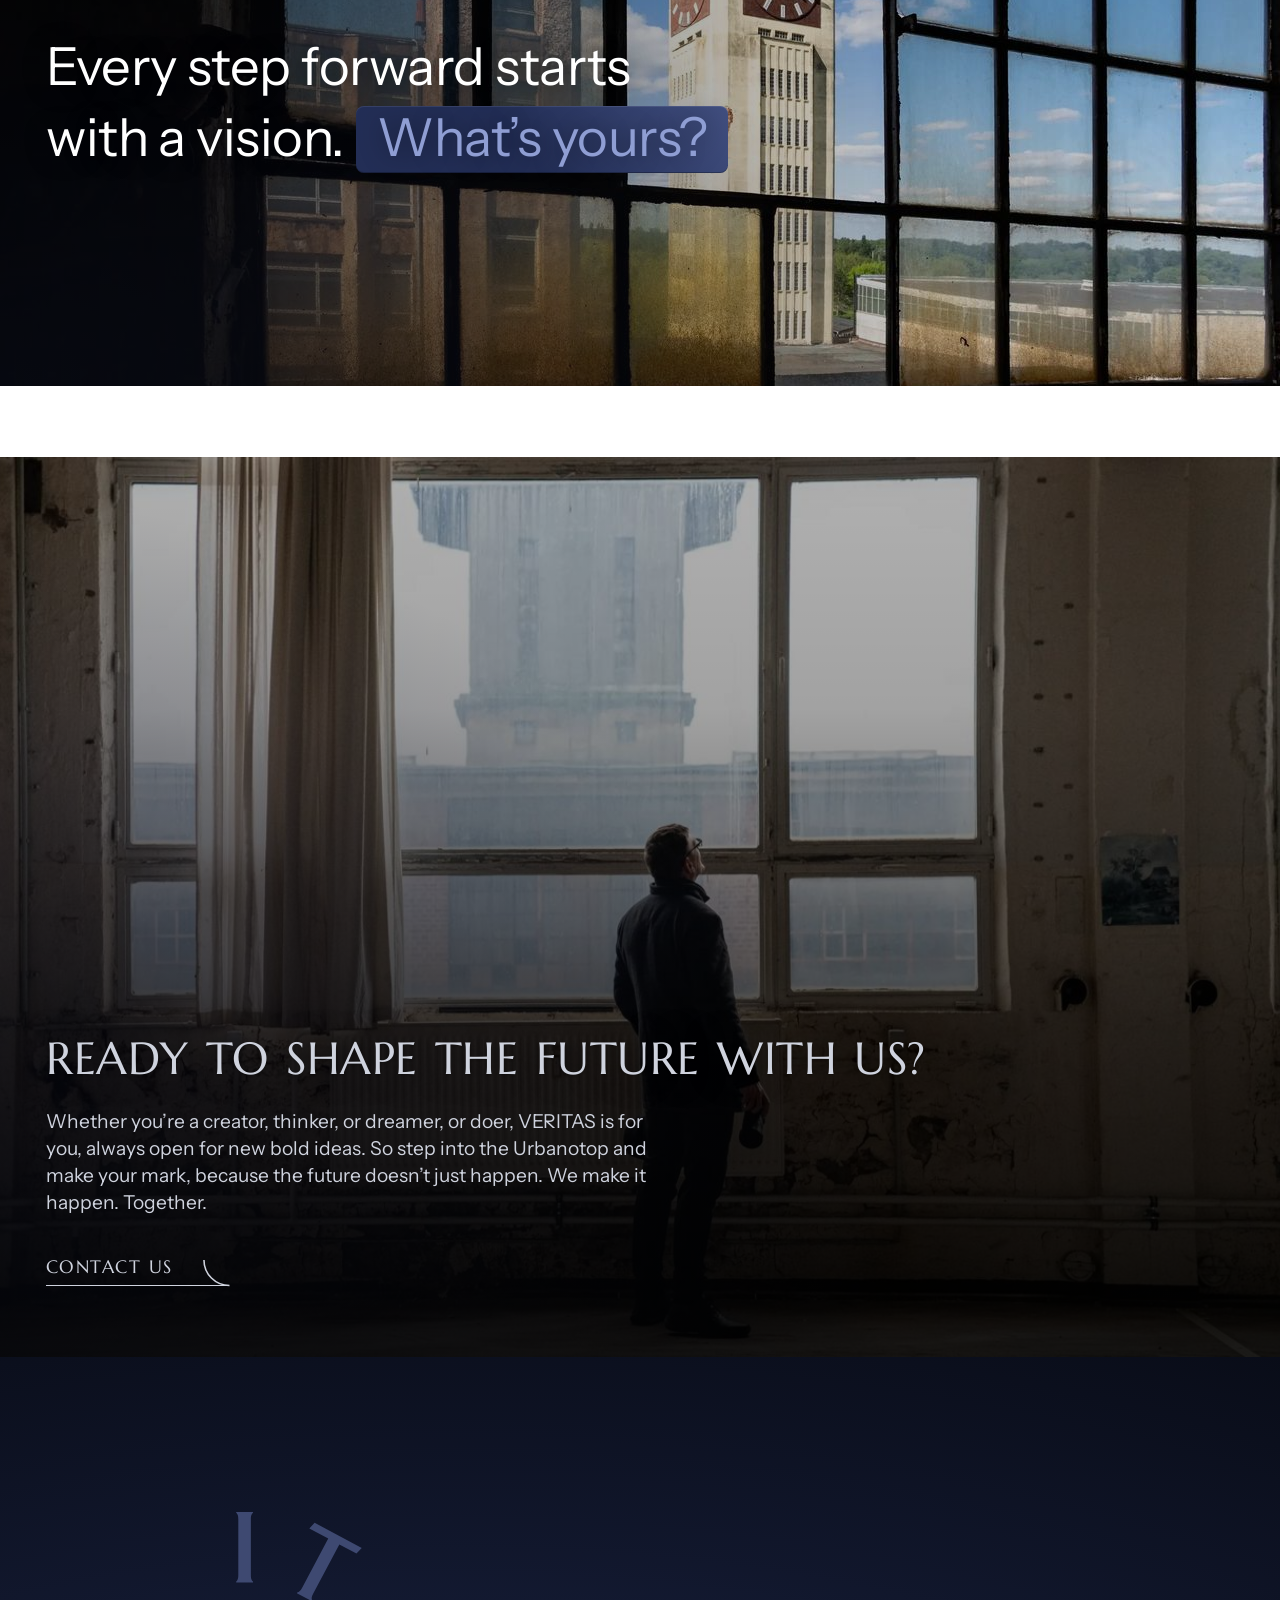
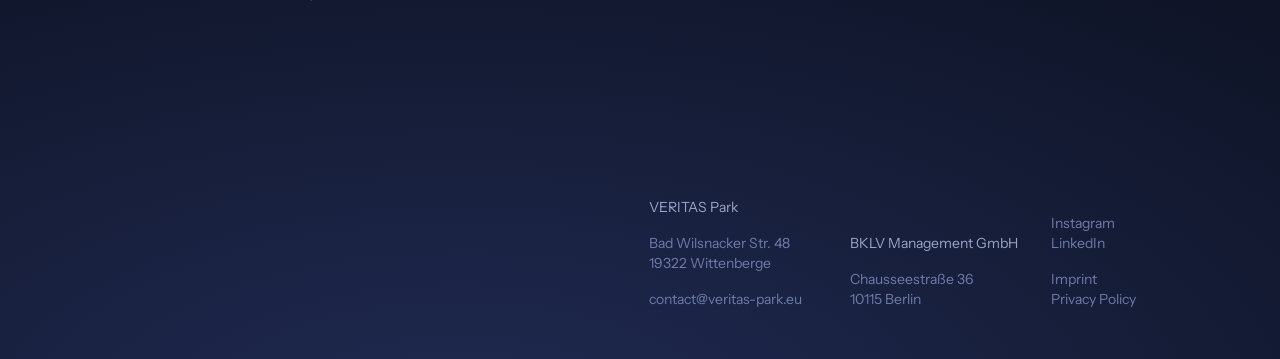
<file: about.html>
<!doctype html>
<html lang="en" class="at-top">
<head>
<meta charset="utf-8">
<meta name="viewport" content="width=device-width,initial-scale=1,viewport-fit=cover">
<meta name="theme-color" content="#000000">
<meta name="color-scheme" content="light only">
<title>About, VERITAS</title>
<link rel="icon" href="img/favicon.svg">
<link rel="stylesheet" href="veritas.css?v=84">
<script>try{if(sessionStorage.getItem('v-bar')==='b')document.documentElement.classList.add('scrolled')}catch(e){}</script>
</head>
<!-- VERITAS, the About page. Written by hand, 22 Nov 2026 (round 3). Words and pictures: veritas-park.eu/about. Look: the brand book. -->
<body class="v" data-hue="blue">

<div class="gate" aria-hidden="true"><svg data-symbol viewBox="-40 -40 80 80"></svg></div>

<header class="head">
  <a class="logo" href="index.html" aria-label="VERITAS, home"><i class="mk"></i>
    <svg class="clock" viewBox="0 0 296 296.01" aria-hidden="true"><line class="hand" x1="148" y1="148.005" x2="148" y2="104.08" stroke="currentColor" stroke-width="5.04"/><line class="hand" x1="148" y1="148.005" x2="148" y2="71.61" stroke="currentColor" stroke-width="5.04"/></svg></a>
  <nav class="bar" aria-label="Pages"><a href="index.html">Home</a><a href="rent.html">Rent</a><a href="invest.html">Invest</a><a href="about.html" aria-current="page">About</a><a href="contact.html">Contact</a><span class="lang"><button type="button" data-lang="en" aria-pressed="true">EN</button><button type="button" data-lang="de" aria-pressed="false">DE</button></span></nav>
  <button class="menu-btn" aria-expanded="false" aria-controls="nav">Menu</button>
</header>
<nav class="nav dark" id="nav" aria-label="Menu" inert>
  <ul>
    <li><a class="sign one" href="index.html" style="--i:0;--d:0ms"><i class="ic" style="--u:url(img/icons/tower.svg)"></i><span>Home</span><svg class="curve" viewBox="0 0 100 100" aria-hidden="true"><path pathLength="1" d="M100 96.4A96.4 96.4 0 0 1 3.6 0"/></svg></a></li>
    <li><a class="sign one" href="rent.html" style="--i:1;--d:70ms"><i class="ic" style="--u:url(img/icons/space_to_rent.svg)"></i><span>Rent</span><svg class="curve" viewBox="0 0 100 100" aria-hidden="true"><path pathLength="1" d="M100 96.4A96.4 96.4 0 0 1 3.6 0"/></svg></a></li>
    <li><a class="sign one" href="invest.html" style="--i:2;--d:140ms"><i class="ic" style="--u:url(img/icons/economy.svg)"></i><span>Invest</span><svg class="curve" viewBox="0 0 100 100" aria-hidden="true"><path pathLength="1" d="M100 96.4A96.4 96.4 0 0 1 3.6 0"/></svg></a></li>
    <li><a class="sign one" href="about.html" aria-current="page" style="--i:3;--d:210ms"><i class="ic" style="--u:url(img/icons/stairs.svg)"></i><span>About</span><svg class="curve" viewBox="0 0 100 100" aria-hidden="true"><path pathLength="1" d="M100 96.4A96.4 96.4 0 0 1 3.6 0"/></svg></a></li>
    <li><a class="sign one" href="contact.html" style="--i:4;--d:280ms"><i class="ic" style="--u:url(img/icons/mail.svg)"></i><span>Contact</span><svg class="curve" viewBox="0 0 100 100" aria-hidden="true"><path pathLength="1" d="M100 96.4A96.4 96.4 0 0 1 3.6 0"/></svg></a></li>
  </ul>
  <div class="foot"><a href="https://www.instagram.com/veritas.park/" target="_blank" rel="noopener">Instagram</a><a href="https://www.linkedin.com/company/veritaspark/" target="_blank" rel="noopener">LinkedIn</a><a href="mailto:contact@veritas-park.eu">contact@veritas-park.eu</a><span class="lang"><button type="button" data-lang="en" aria-pressed="true">EN</button><button type="button" data-lang="de" aria-pressed="false">DE</button></span></div>
</nav>

<main>

<!-- the opening: the factory seen from the roof of building 4, and the first sentence of the live page -->
<section class="top2" data-ground="dark">
  <img src="img/place/b4roof_038.jpg" srcset="img/place/m/b4roof_038.jpg 1280w, img/place/b4roof_038.jpg 2000w" alt="The factory seen from the roof of building 4" fetchpriority="high">
  <div>
    <span class="t-brush reveal">About us</span>
    <h1 class="t-line reveal" style="--d:90ms">VERITAS is an <span class="pill">Urbanotop</span></h1>
    <p class="t-body reveal" style="--d:160ms">An urban center with self-sustaining, future-forward and economic potential paired with green environmental standards which balances the need for a harmony between work, life, leisure and innovation.</p>
  </div>
</section>

<!-- the quotation of the live page, beside the portrait the live page sets behind it. No word stands on the face. -->
<section class="qsec dark" data-ground="dark">
  <figure class="reveal"><img src="img/about_top.jpg" srcset="img/m/about_top.jpg 1280w, img/about_top.jpg 2200w" alt="Buckminster Fuller" loading="lazy" style="object-position:38% 25%"></figure>
  <div><i class="mark"></i><blockquote class="quote reveal">“You never change things by fighting the existing reality. To change something, build a new model that makes the existing model obsolete.”</blockquote><span class="t-brush said reveal" style="--d:120ms">Buckminster Fuller</span></div>
</section>

<!-- Narrative: the page of the book (p6): FOREVER EVOLVING, and the text in a narrow column (the square between the two words was taken out on 23 Nov) -->
<section class="pg white" data-ground="light" style="--rows:7">
  <p class="t-label">Narrative</p>
  <h2 class="t-caps reveal" style="grid-column:1/8;font-size:clamp(48px,8.4vw,150px)">Forever<br>evolving</h2>
  <div class="t-body reveal" style="grid-column:8/12;--d:90ms">
    <p>VERITAS is not just a location. It’s a way of living and working. Of thinking. Of acting. Here, we create spaces that invite people to challenge the way we live and work. We host, house, and hone creative thinkers from diverse disciplines: the arts, sciences, technology, and business.</p>
    <p>In doing so, we foster transformative ideas for urban living and working in the future. Together, we don’t just plan these spaces, we create them. Test them. Live and work in them. In real life and real time. So communities worldwide can adopt them.</p>
    <p>Our spirit was born in our hometown, Wittenberge. Inspired by the town’s legacy of innovation and making things that last. We carry this legacy forward. But in times of rapid change, we dare to be slow. Because we believe true progress comes from slowing down.</p>
    <p>That’s the VERITAS way: forever evolving.</p>
  </div>
</section>

<!-- Vision, with the cycle of the live page drawn again line by line: it draws itself, then keeps turning (made by ../sources/cycle_svg.py, moves in veritas.css) -->
<section class="pg white" data-ground="light" style="--rows:7">
  <p class="t-label">Vision</p>
  <h2 class="t-serif reveal" style="grid-column:1/7">To develop a sustainable way of living and working that enriches everyone’s life.</h2>
  <div class="t-body reveal" style="grid-column:1/6;grid-row:3;--d:90ms;margin-top:calc(var(--row)*.1)"><p>VERITAS is a place for inner and outer transformation through ongoing experimentation. The VERITAS model develops a sustainable way of living and working by challenging norms and continuously testing new ideas, and creating a future where people and cities thrive together, driven by innovation and human-centered solutions.</p></div>
  <figure class="cycle-fig" style="grid-column:7/13;grid-row:1/4;align-self:center"><svg class="cycle draw" viewBox="0 0 1100 1100" role="img" aria-label="The VERITAS cycle: inspiration, innovation, implementation, iteration, round an inner and outer transformation"><g class="thin"><path d="M550.0 100.0A450 450 0 1 1 550.0 1000.0A450 450 0 1 1 550.0 100.0"/><path d="M550.0 289.0L550.0 100.0"/><path d="M811.0 550.0L1000.0 550.0"/><path d="M550.0 811.0L550.0 1000.0"/><path d="M289.0 550.0L100.0 550.0"/><path d="M734.6 365.4L1013.2 86.8"/><path d="M734.6 734.6L1013.2 1013.2"/><path d="M365.4 734.6L86.8 1013.2"/><path d="M365.4 365.4L86.8 86.8"/><path d="M550.0 405.0A145 145 0 1 1 550.0 695.0A145 145 0 1 1 550.0 405.0"/><path d="M550.0 458.0A92 92 0 1 1 550.0 642.0A92 92 0 1 1 550.0 458.0"/></g><path class="bold" d="M550.0 295.0A255 255 0 1 1 550.0 805.0A255 255 0 1 1 550.0 295.0"/><g class="run"><path d="M393.0 349.1A255 255 0 0 1 707.0 349.1" pathLength="1"/></g><g class="rays"><g transform="rotate(0 550 550)"><g style="--k:0"><path d="M550 400V346"/><path class="tip" d="M544 353L550 341L556 353Z"/></g></g><g transform="rotate(45 550 550)"><g style="--k:1"><path d="M550 400V346"/><path class="tip" d="M544 353L550 341L556 353Z"/></g></g><g transform="rotate(90 550 550)"><g style="--k:2"><path d="M550 400V346"/><path class="tip" d="M544 353L550 341L556 353Z"/></g></g><g transform="rotate(135 550 550)"><g style="--k:3"><path d="M550 400V346"/><path class="tip" d="M544 353L550 341L556 353Z"/></g></g><g transform="rotate(180 550 550)"><g style="--k:4"><path d="M550 400V346"/><path class="tip" d="M544 353L550 341L556 353Z"/></g></g><g transform="rotate(225 550 550)"><g style="--k:5"><path d="M550 400V346"/><path class="tip" d="M544 353L550 341L556 353Z"/></g></g><g transform="rotate(270 550 550)"><g style="--k:6"><path d="M550 400V346"/><path class="tip" d="M544 353L550 341L556 353Z"/></g></g><g transform="rotate(315 550 550)"><g style="--k:7"><path d="M550 400V346"/><path class="tip" d="M544 353L550 341L556 353Z"/></g></g></g><g class="arcs"><g style="--k:0"><path d="M567.4 328.7A222 222 0 0 1 694.2 381.2"/><path d="M-9 9L0 0L9 9" transform="translate(567.4 328.7) rotate(94.5)"/><path d="M-9 -9L0 0L9 -9" transform="translate(694.2 381.2) rotate(130.5)"/></g><g style="--k:1"><path d="M718.8 405.8A222 222 0 0 1 771.3 532.6"/><path d="M-9 9L0 0L9 9" transform="translate(718.8 405.8) rotate(139.5)"/><path d="M-9 -9L0 0L9 -9" transform="translate(771.3 532.6) rotate(175.5)"/></g><g style="--k:2"><path d="M771.3 567.4A222 222 0 0 1 718.8 694.2"/><path d="M-9 9L0 0L9 9" transform="translate(771.3 567.4) rotate(184.5)"/><path d="M-9 -9L0 0L9 -9" transform="translate(718.8 694.2) rotate(220.5)"/></g><g style="--k:3"><path d="M694.2 718.8A222 222 0 0 1 567.4 771.3"/><path d="M-9 9L0 0L9 9" transform="translate(694.2 718.8) rotate(229.5)"/><path d="M-9 -9L0 0L9 -9" transform="translate(567.4 771.3) rotate(265.5)"/></g><g style="--k:4"><path d="M532.6 771.3A222 222 0 0 1 405.8 718.8"/><path d="M-9 9L0 0L9 9" transform="translate(532.6 771.3) rotate(274.5)"/><path d="M-9 -9L0 0L9 -9" transform="translate(405.8 718.8) rotate(310.5)"/></g><g style="--k:5"><path d="M381.2 694.2A222 222 0 0 1 328.7 567.4"/><path d="M-9 9L0 0L9 9" transform="translate(381.2 694.2) rotate(319.5)"/><path d="M-9 -9L0 0L9 -9" transform="translate(328.7 567.4) rotate(355.5)"/></g><g style="--k:6"><path d="M328.7 532.6A222 222 0 0 1 381.2 405.8"/><path d="M-9 9L0 0L9 9" transform="translate(328.7 532.6) rotate(364.5)"/><path d="M-9 -9L0 0L9 -9" transform="translate(381.2 405.8) rotate(400.5)"/></g><g style="--k:7"><path d="M405.8 381.2A222 222 0 0 1 532.6 328.7"/><path d="M-9 9L0 0L9 9" transform="translate(405.8 381.2) rotate(409.5)"/><path d="M-9 -9L0 0L9 -9" transform="translate(532.6 328.7) rotate(445.5)"/></g></g><text class="t0" x="550" y="72">Sustainability</text><text class="t2 e" x="506" y="172">Culture</text><text class="t2 s" x="594" y="172">Nature</text><path class="chev" d="M534 153L522 163.500L534 174"/><path class="chev" d="M566 153L578 163.500L566 174"/><text class="t1 stage" x="550" y="268" style="--k:0">Inspiration</text><text class="t1 stage" x="906" y="561" style="--k:1">Innovation</text><text class="t1 stage" x="550" y="861" style="--k:2">Implementation</text><text class="t1 stage" x="194" y="561" style="--k:3">Iteration</text><text class="t1" x="301" y="301" transform="rotate(45 301 301)" dy=".35em">Art</text><text class="t1" x="799" y="301" transform="rotate(-45 799 301)" dy=".35em">Science</text><text class="t1" x="301" y="799" transform="rotate(-45 301 799)" dy=".35em">Economy</text><text class="t1" x="799" y="799" transform="rotate(45 799 799)" dy=".35em">Technology</text><text class="t3" x="163" y="432" transform="rotate(-90 163 432)" dy=".35em">Reflection</text><text class="t3" x="163" y="672" transform="rotate(-90 163 672)" dy=".35em">Production</text><path class="chev" d="M153 516L163.500 504L174 516"/><path class="chev" d="M153 584L163.500 596L174 584"/><text class="t4" x="100" y="205">Perception &amp;<tspan x="100" dy="1.15em">Culture</tspan></text><text class="t4" x="1000" y="205">Perception &amp;<tspan x="1000" dy="1.15em">Nature</tspan></text><text class="t4" x="100" y="868">Production &amp;<tspan x="100" dy="1.15em">Culture</tspan></text><text class="t4" x="1000" y="868">Production &amp;<tspan x="1000" dy="1.15em">Nature</tspan></text><text class="t5" x="550" y="437">Education</text><text class="t5" x="550" y="677">Collaboration</text><text class="t5" x="550" y="520">Inner</text><text class="t5 b" x="550" y="557">TRANSFORMATION</text><text class="t5" x="550" y="594">Outer</text></svg></figure>
</section>

<!-- Mission -->
<section class="pg pastel" data-ground="light" style="--rows:6">
  <p class="t-label">Mission</p>
  <h2 class="t-serif m reveal" style="grid-column:1/8">The VERITAS Urbanotop: to co-create a nurturing space for big ideas that continually challenge the way we live and work, for the better.</h2>
  <div class="t-body reveal" style="grid-column:8/12;--d:90ms">
    <p>VERITAS is a modern Urbanotop, a playground for big ideas where innovation and sustainability meet everyday life. Its mission is simple: to provide the best conditions for human creativity to thrive. And that means offering spaces, resources, and support that allow wild innovations to take root.</p>
    <p>At VERITAS, we don’t just talk about the future, we build it. The Urbanotop is a full-scale test ground where transformative ideas get the space they need to grow, and where you can experiment with everything from new mobility solutions to food systems, energy grids, and governance models.</p>
  </div>
</section>
<section class="white" data-ground="light" style="padding-bottom:calc(var(--row)*.7)">
  <div class="pg" style="--rows:2;border-top:0"><p class="t-serif m reveal" style="grid-column:1/-1">Here are a few ways we’re making that mission real:</p></div>
  <div class="tiles three">
    <article class="tile2 reveal"><svg class="ico draw" viewBox="0 0 100 100" aria-hidden="true"><path d="M22.5 77.5V20a12.5 12.5 0 0 1 12.5 -12.5H65a12.5 12.5 0 0 1 12.5 12.5V77.5Z"/><path d="M32.5 20H67.5V45H32.5Z"/><path d="M32.5 62.5H42.5"/><path d="M57.5 62.5H67.5"/><path d="M32.5 85L25 98"/><path d="M67.5 85L75 98"/></svg><h3>15-Minute City</h3><p>Imagine living in a place where everything you need is just a 15-minute walk or bike ride away: work, play, and everything in between.</p></article>
    <article class="tile2 reveal" style="--d:80ms"><svg class="ico draw" viewBox="0 0 100 100" aria-hidden="true"><path d="M2.5 97.5H97.5"/><path d="M15 90V65"/><path d="M37.5 90V47.5"/><path d="M60 90V30"/><path d="M82.5 90V12.5"/></svg><h3>Circular and Shared Economy</h3><p>We’re big on minimizing waste. In the Urbanotop, residents and visitors reuse, repurpose, and share resources and ideas, making sustainability a way of life.</p></article>
    <article class="tile2 reveal" style="--d:160ms"><svg class="ico draw" viewBox="0 0 100 100" aria-hidden="true"><path d="M50 5L74.44 52.39A27.5 27.5 0 1 1 25.56 52.39Z"/><path d="M35 65A15 15 0 0 0 50 80"/></svg><h3>Water and Energy Innovation</h3><p>Renewable energy and smart water systems power the Urbanotop, showing how cities of the future can be resilient and self-sufficient.</p></article>
  </div>
  <div class="pg" style="--rows:3;border-top:0"><div class="t-body reveal" style="grid-column:7/12"><p>But that’s not all. The Urbanotop is also a community. Like the former Veritas Park, this modern city will build upon global connections: people from all walks of life who are eager to exchange ideas and make a difference. Grounded in local knowledge but with a global outlook, VERITAS will set the blueprint for sustainable cities across the world.</p></div></div>
</section>

<!-- the plan of the site. On the live page it is a flat picture; here it is the model itself, seen from above with the numbers of the buildings. It turns and opens like the one of the home page. -->
<section class="urb white" data-ground="light">
  <div class="stage" data-urbanotop data-view="plan"><canvas aria-label="The plan of the VERITAS site, with the numbers of its buildings"></canvas></div>
</section>

<!-- Story: the initiator first, then Chaussee36 with its four pictures -->
<section class="pg white" data-ground="light" style="--rows:6">
  <p class="t-label">Story</p>
  <h2 class="t-caps reveal" style="grid-column:1/8">The Initiator</h2>
  <div class="t-body reveal" style="grid-column:8/12;--d:90ms">
    <p>The driving force behind VERITAS is its initiator, whose vision was simple: bring people together and use their creativity to create something extraordinary. Something that might change the course of action and our current paradigm. Inspired by Wittenberge’s legacy of craftsmanship and its history of making things that last, he set out to create a space where bold ideas could not only exist but thrive.</p>
    <p>His belief that the world needs to balance art and commerce, nature and technology first led him to develop the Chaussee36 project, which acts as the prototype for the Urbanotop that VERITAS will become. VERITAS is a testament to his early success and the enduring power of that vision: a place where the future is being built, brick by brick, idea by idea.</p>
  </div>
</section>
<!-- Story: Chaussee36 with its four pictures, then the initiator -->
<section class="pg white" data-ground="light" style="--rows:6;border-top:0">
  <p class="t-label">Story</p>
  <h2 class="t-caps reveal" style="grid-column:1/8">Chaussee36</h2>
  <div class="t-body reveal" style="grid-column:8/12;--d:90ms"><p>It all started with Chaussee36, a sustainable renovation project that transformed a former Prussian officers’ residence into a creative hub for experimentation and innovation. Each of the 100 rooms was individually restored in a sustainable way, preserving and ‘upcycling’ as many original features as possible. Chaussee36 is more than just a building: it’s a symbol of how residents, workers, and innovators can blend the past with the future, turning history into something fresh, vibrant, and full of potential.</p></div>
</section>
<section class="white" data-ground="light">
  <div class="mosaic">
    <button type="button" style="--s:5;--sp:6;--r:4/5" aria-label="Open the picture"><img src="img/c36_1.jpg" alt="Chaussee36" loading="lazy"></button>
    <button type="button" style="--s:7;--sp:6;--r:auto" aria-label="Open the picture"><img src="img/c36_4.jpg" srcset="img/m/c36_4.jpg 1280w, img/c36_4.jpg 1500w" alt="Chaussee36" loading="lazy"></button>
    <button type="button" style="--s:7;--sp:6;--r:3/2" aria-label="Open the picture"><img src="img/c36_2.jpg" alt="Chaussee36" loading="lazy"></button>
    <button type="button" style="--s:5;--sp:6;--r:auto" aria-label="Open the picture"><img src="img/c36_3.jpg" alt="Chaussee36" loading="lazy"></button>
  </div>
</section>

<!-- the height of this block is the screen divided by the golden number (61.8 %), the sentence stands on the golden line of the block and takes 61.8 % of its width -->
<section class="call2 gold" data-ground="dark" style="margin-bottom:calc(var(--row)*.7)">
  <img src="img/place/b7_213.jpg" srcset="img/place/m/b7_213.jpg 1280w, img/place/b7_213.jpg 2000w" alt="The clock tower seen through a window of building 7" loading="lazy">
  <div><h2 class="t-line reveal">Every step forward starts with a vision. <span class="pill">What’s yours?</span></h2></div>
</section>

<!-- the invitation of the live page -->
<section class="call2" data-ground="dark">
  <img src="img/place/epp_0945.jpg" srcset="img/place/m/epp_0945.jpg 1280w, img/place/epp_0945.jpg 2000w" alt="" loading="lazy">
  <div>
    <h2 class="t-caps m reveal">Ready to shape the future with us?</h2>
    <p class="t-body reveal" style="--d:90ms;margin-top:calc(var(--row)*.26);font-size:clamp(18px,1.5vw,24px);max-width:32em;color:var(--on-dark)">Whether you’re a creator, thinker, or dreamer, or doer, VERITAS is for you, always open for new bold ideas. So step into the Urbanotop and make your mark, because the future doesn’t just happen. We make it happen. Together.</p>
    <div class="sbtns reveal" style="--d:160ms"><a class="sbtn" href="mailto:contact@veritas-park.eu"><span>Contact us</span><svg class="curve" viewBox="0 0 100 100" aria-hidden="true"><path pathLength="1" d="M100 96.4A96.4 96.4 0 0 1 3.6 0"/></svg></a></div>
  </div>
</section>

</main>

<footer class="footer dark end" data-ground="dark">
  <div class="g">
    <div class="c logo" style="--s:5;--sp:6"><i class="mk"></i></div>
    <div class="c col" style="--s:2;--sp:3;--at:7"><b>VERITAS Park</b><p>Bad Wilsnacker Str. 48<br>19322 Wittenberge</p><p><a href="mailto:contact@veritas-park.eu">contact@veritas-park.eu</a></p></div>
    <div class="c col" style="--s:2;--sp:3"><b>BKLV Management GmbH</b><p>Chausseestraße 36<br>10115 Berlin</p></div>
    <div class="c col" style="--s:2;--sp:6"><a href="https://www.instagram.com/veritas.park/" target="_blank" rel="noopener">Instagram</a><a href="https://www.linkedin.com/company/veritaspark/" target="_blank" rel="noopener">LinkedIn</a><p><a href="imprint.html">Imprint</a><a href="privacy.html">Privacy Policy</a></p></div>
  </div>
</footer>

<script src="veritas.js?v=65"></script>
<script src="symbol.js?v=43"></script>
<script src="de.js?v=31"></script>
<script src="i18n.js?v=49" defer></script>
<script src="later.js?v=1" data-near="[data-urbanotop],.stack .view" data-load="lib/three.min.js,site_map.js?v=34,urb_kit.js?v=37,urb_water.js?v=37,urb_ground.js?v=37,urb_rail.js?v=37,urb_roofs.js?v=37,urb_trees.js?v=53,urb_sign.js?v=37,urbanotop.js?v=54"></script>
</body>
</html>
</file>
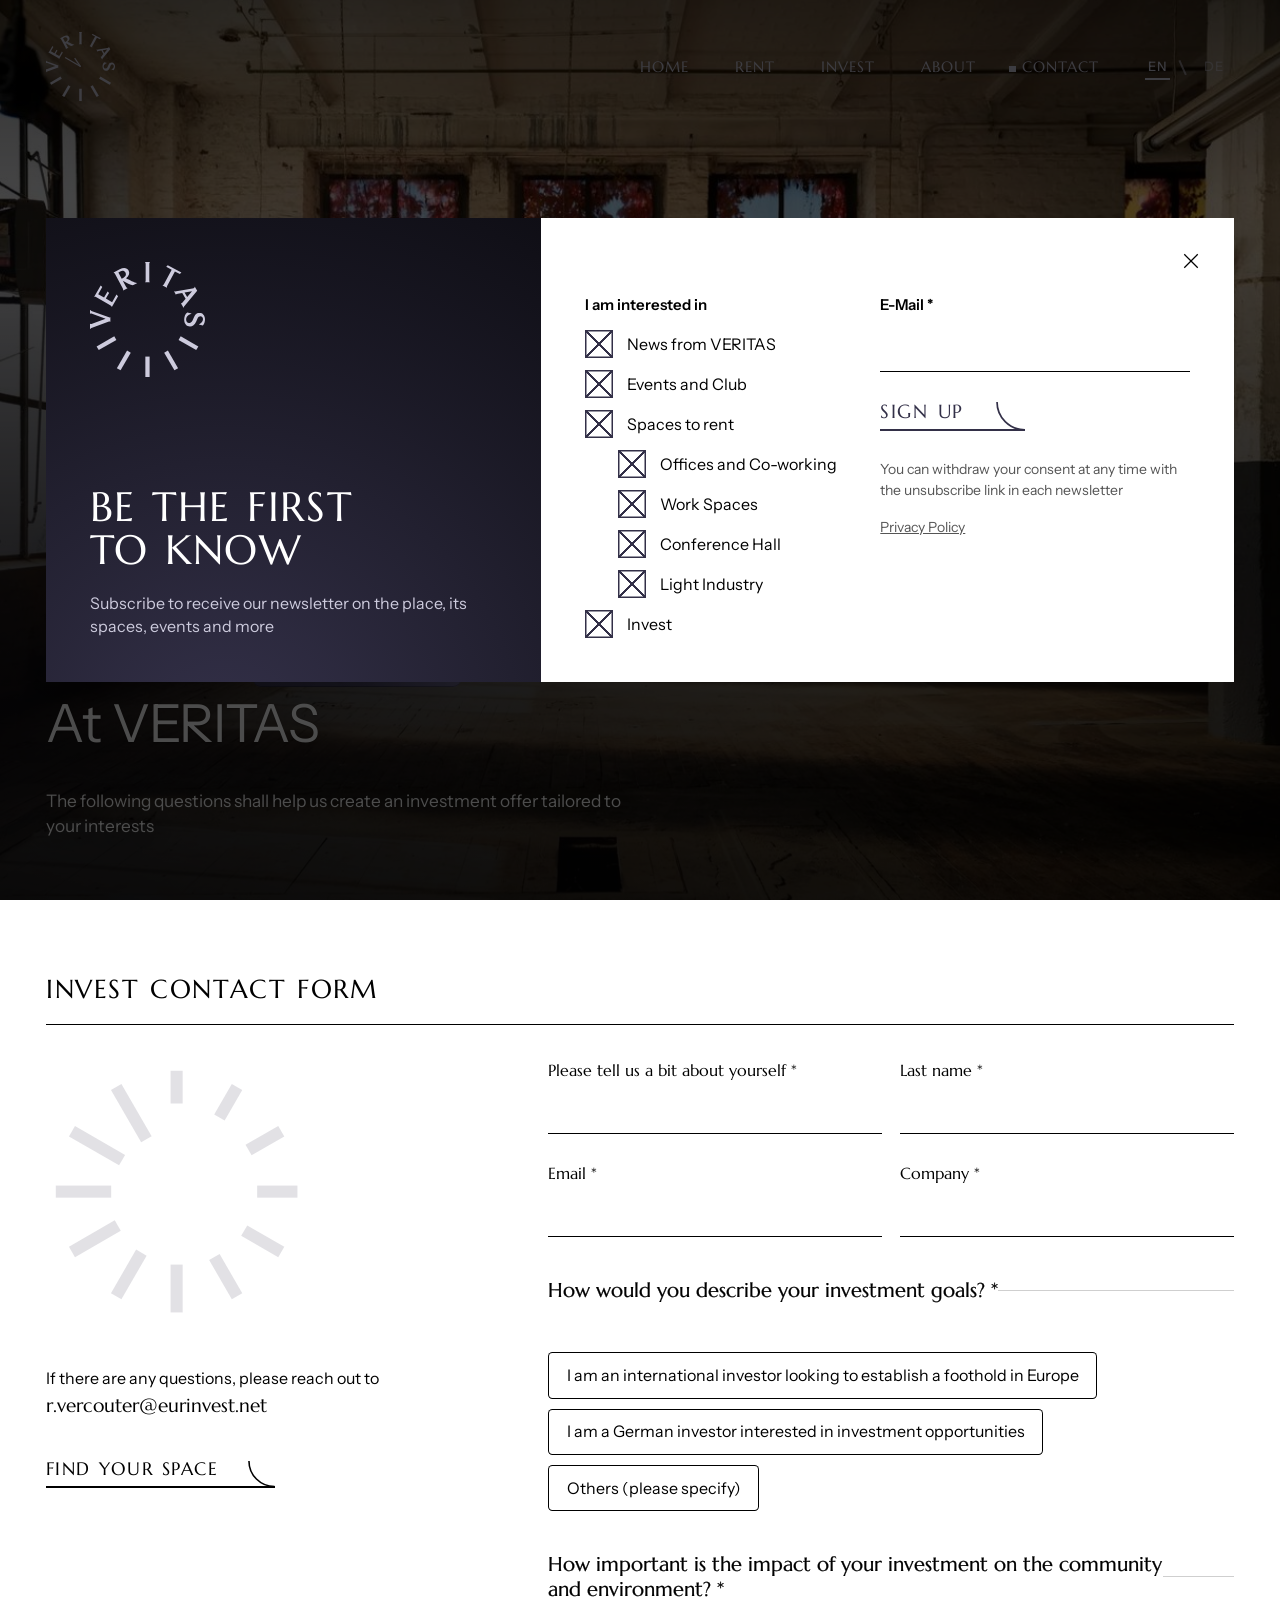
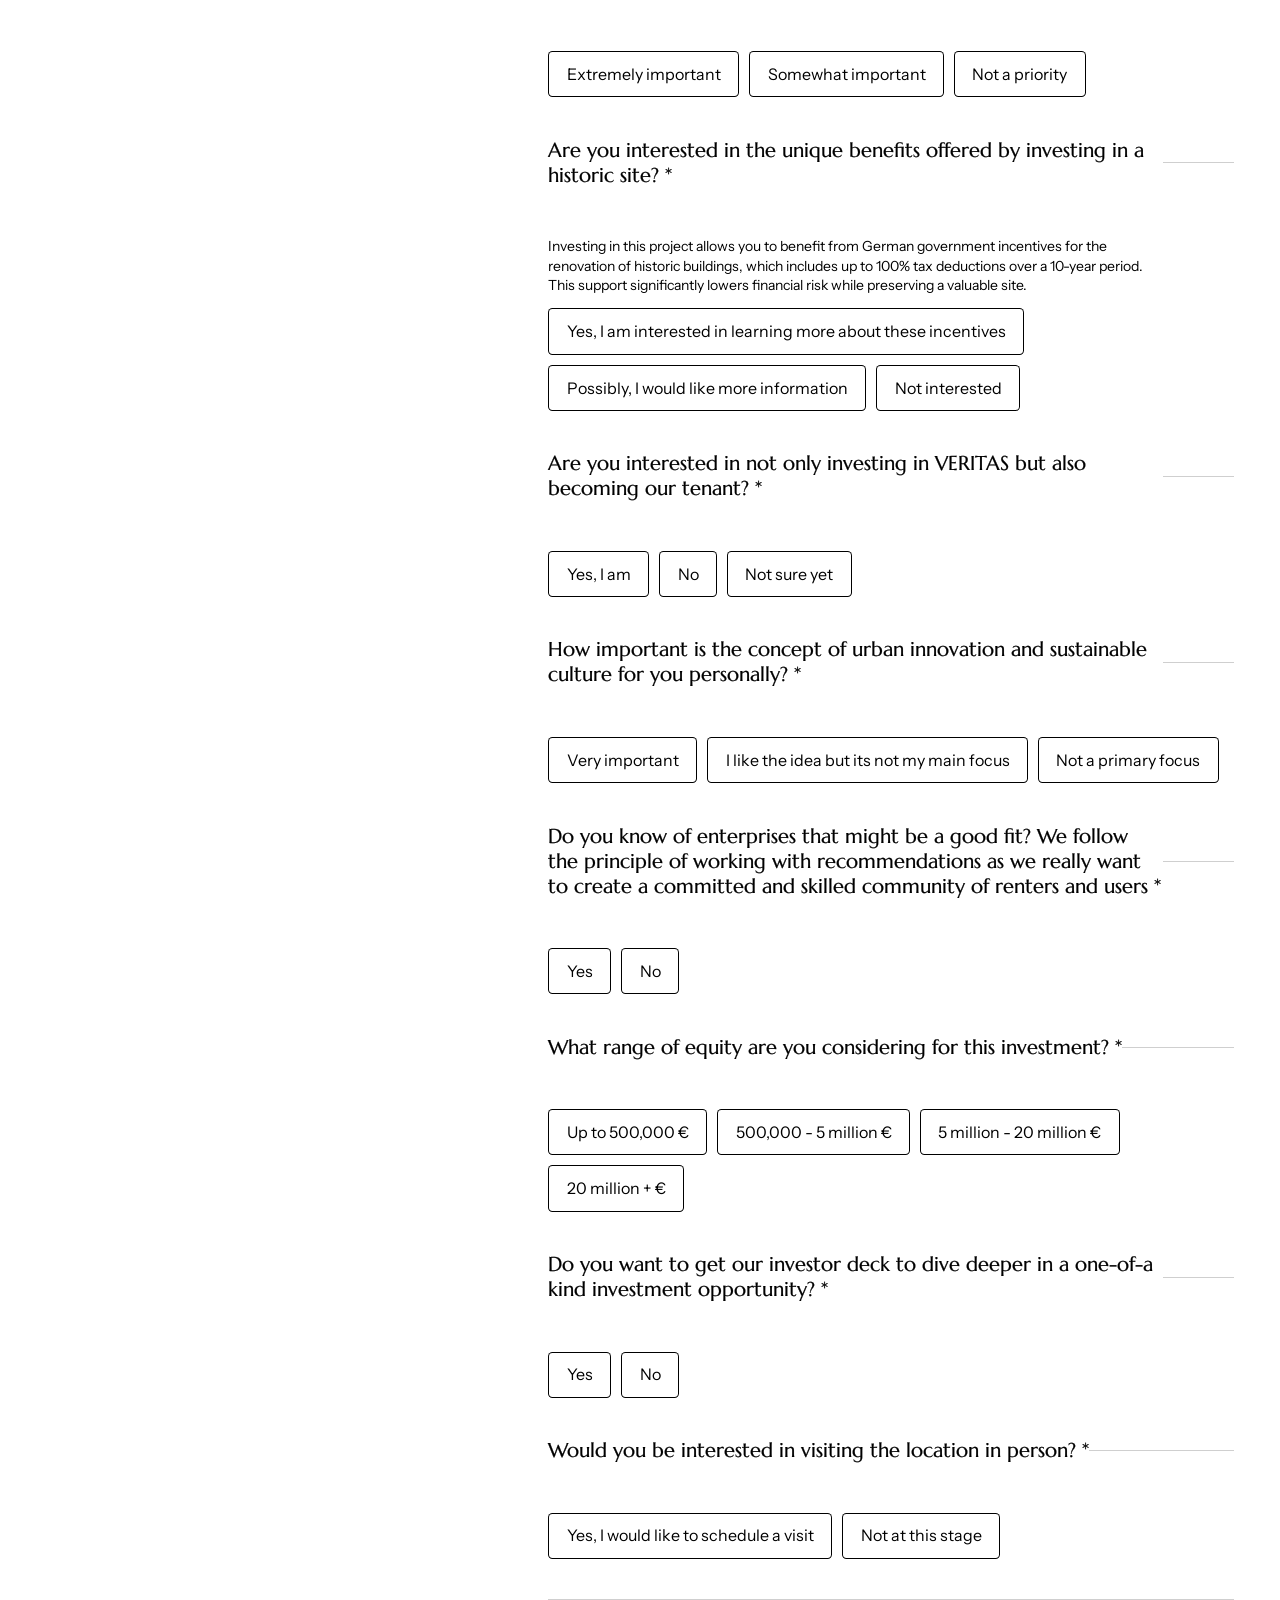
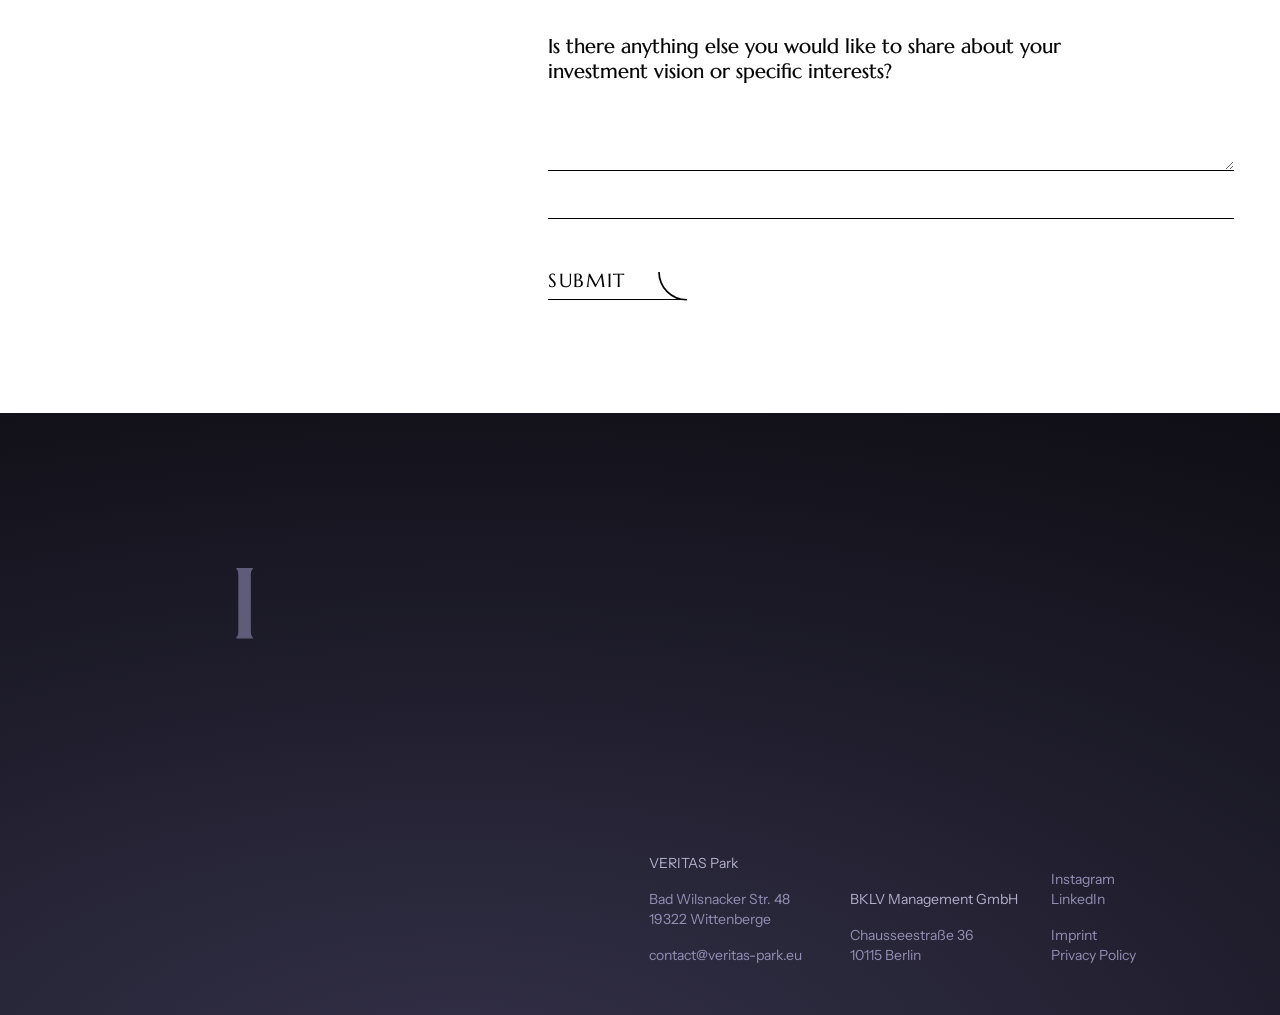
<file: contact-invest.html>
<!doctype html>
<html lang="en" class="at-top">
<head>
<meta charset="utf-8">
<meta name="viewport" content="width=device-width,initial-scale=1,viewport-fit=cover">
<meta name="theme-color" content="#000000">
<meta name="color-scheme" content="light only">
<title>Invest in Impact, VERITAS</title>
<link rel="icon" href="img/favicon.svg">
<link rel="stylesheet" href="veritas.css?v=84">
<script>try{if(sessionStorage.getItem('v-bar')==='b')document.documentElement.classList.add('scrolled')}catch(e){}</script>
</head>
<!-- VERITAS, the investor form of the live site. Written by hand, 22 Nov 2026 (round 6). Words: veritas-park.eu/contact-form-01, question for question. -->
<body class="v" data-hue="purple">

<div class="gate" aria-hidden="true"><svg data-symbol viewBox="-40 -40 80 80"></svg></div>

<header class="head">
  <a class="logo" href="index.html" aria-label="VERITAS, home"><i class="mk"></i>
    <svg class="clock" viewBox="0 0 296 296.01" aria-hidden="true"><line class="hand" x1="148" y1="148.005" x2="148" y2="104.08" stroke="currentColor" stroke-width="5.04"/><line class="hand" x1="148" y1="148.005" x2="148" y2="71.61" stroke="currentColor" stroke-width="5.04"/></svg></a>
  <nav class="bar" aria-label="Pages"><a href="index.html">Home</a><a href="rent.html">Rent</a><a href="invest.html">Invest</a><a href="about.html">About</a><a href="contact.html" aria-current="page">Contact</a><span class="lang"><button type="button" data-lang="en" aria-pressed="true">EN</button><button type="button" data-lang="de" aria-pressed="false">DE</button></span></nav>
  <button class="menu-btn" aria-expanded="false" aria-controls="nav">Menu</button>
</header>
<nav class="nav dark" id="nav" aria-label="Menu" inert>
  <ul>
    <li><a class="sign one" href="index.html" style="--i:0;--d:0ms"><i class="ic" style="--u:url(img/icons/tower.svg)"></i><span>Home</span><svg class="curve" viewBox="0 0 100 100" aria-hidden="true"><path pathLength="1" d="M100 96.4A96.4 96.4 0 0 1 3.6 0"/></svg></a></li>
    <li><a class="sign one" href="rent.html" style="--i:1;--d:70ms"><i class="ic" style="--u:url(img/icons/space_to_rent.svg)"></i><span>Rent</span><svg class="curve" viewBox="0 0 100 100" aria-hidden="true"><path pathLength="1" d="M100 96.4A96.4 96.4 0 0 1 3.6 0"/></svg></a></li>
    <li><a class="sign one" href="invest.html" style="--i:2;--d:140ms"><i class="ic" style="--u:url(img/icons/economy.svg)"></i><span>Invest</span><svg class="curve" viewBox="0 0 100 100" aria-hidden="true"><path pathLength="1" d="M100 96.4A96.4 96.4 0 0 1 3.6 0"/></svg></a></li>
    <li><a class="sign one" href="about.html" style="--i:3;--d:210ms"><i class="ic" style="--u:url(img/icons/stairs.svg)"></i><span>About</span><svg class="curve" viewBox="0 0 100 100" aria-hidden="true"><path pathLength="1" d="M100 96.4A96.4 96.4 0 0 1 3.6 0"/></svg></a></li>
    <li><a class="sign one" href="contact.html" aria-current="page" style="--i:4;--d:280ms"><i class="ic" style="--u:url(img/icons/mail.svg)"></i><span>Contact</span><svg class="curve" viewBox="0 0 100 100" aria-hidden="true"><path pathLength="1" d="M100 96.4A96.4 96.4 0 0 1 3.6 0"/></svg></a></li>
  </ul>
  <div class="foot"><a href="https://www.instagram.com/veritas.park/" target="_blank" rel="noopener">Instagram</a><a href="https://www.linkedin.com/company/veritaspark/" target="_blank" rel="noopener">LinkedIn</a><a href="mailto:contact@veritas-park.eu">contact@veritas-park.eu</a><span class="lang"><button type="button" data-lang="en" aria-pressed="true">EN</button><button type="button" data-lang="de" aria-pressed="false">DE</button></span></div>
</nav>

<main>

<!-- the opening: a full picture of the place, the name of the page, the line of the live page -->
<section class="top2" data-ground="dark">
  <img src="img/place/epp_9020.jpg" srcset="img/place/m/epp_9020.jpg 1280w, img/place/epp_9020.jpg 2000w" alt="The factory" fetchpriority="high">
  <div>
    <span class="t-brush reveal">Contact</span>
    <h1 class="t-line reveal" style="--d:90ms">Invest in <a class="pill" href="#form">Impact</a><br>At VERITAS</h1>
    <p class="t-body reveal" style="--d:160ms">The following questions shall help us create an investment offer tailored to your interests</p>
  </div>
</section>

<section class="pg white" data-ground="light" id="form" style="border-top:0">
  <p class="t-label">Invest contact form</p>
  <aside class="aside side" style="grid-column:1/5">
    <svg class="dial-p" data-progress viewBox="-40 -40 80 80" aria-hidden="true"></svg>
    <p class="t-body">If there are any questions, please reach out to</p>
    <p class="t-serif m" style="margin-top:.3em"><a href="mailto:r.vercouter@eurinvest.net" style="text-decoration:none">r.vercouter@eurinvest.net</a></p>
    <div class="sbtns"><a class="sbtn" href="contact.html"><span>Find your space</span><svg class="curve" viewBox="0 0 100 100" aria-hidden="true"><path pathLength="1" d="M100 96.4A96.4 96.4 0 0 1 3.6 0"/></svg></a></div>
  </aside>
  <form class="form" action="mailto:r.vercouter@eurinvest.net" method="post" enctype="text/plain" style="grid-column:6/13">
    <!-- the form opens the visitor's mail with the answers. To wire to the client's form service when the site goes live. -->
    <div class="two">
      <label class="q"><span>Please tell us a bit about yourself *</span><input type="text" name="First name" required></label>
      <label class="q"><span>Last name *</span><input type="text" name="Last name" required></label>
      <label class="q"><span>Email *</span><input type="email" name="Email" required></label>
      <label class="q"><span>Company *</span><input type="text" name="Company" required></label>
    </div>
    <fieldset class="q"><legend>How would you describe your investment goals? *</legend><div class="opts">
      <label><input type="radio" name="Investment goals" value="I am an international investor looking to establish a foothold in Europe" required><span>I am an international investor looking to establish a foothold in Europe</span></label>
      <label><input type="radio" name="Investment goals" value="I am a German investor interested in investment opportunities"><span>I am a German investor interested in investment opportunities</span></label>
      <label><input type="radio" name="Investment goals" value="Others (please specify)"><span>Others (please specify)</span></label></div></fieldset>
    <label class="q" data-if="Investment goals=Others (please specify)"><span>Please specify</span><input type="text" name="Goals, specified"></label>
    <fieldset class="q"><legend>How important is the impact of your investment on the community and environment? *</legend><div class="opts">
      <label><input type="radio" name="Impact" value="Extremely important" required><span>Extremely important</span></label>
      <label><input type="radio" name="Impact" value="Somewhat important"><span>Somewhat important</span></label>
      <label><input type="radio" name="Impact" value="Not a priority"><span>Not a priority</span></label></div></fieldset>
    <fieldset class="q"><legend>Are you interested in the unique benefits offered by investing in a historic site? *</legend><p class="t-small" style="margin-bottom:.9em;max-width:44em">Investing in this project allows you to benefit from German government incentives for the renovation of historic buildings, which includes up to 100% tax deductions over a 10-year period. This support significantly lowers financial risk while preserving a valuable site.</p><div class="opts">
      <label><input type="radio" name="Historic site benefits" value="Yes, I am interested in learning more about these incentives" required><span>Yes, I am interested in learning more about these incentives</span></label>
      <label><input type="radio" name="Historic site benefits" value="Possibly, I would like more information"><span>Possibly, I would like more information</span></label>
      <label><input type="radio" name="Historic site benefits" value="Not interested"><span>Not interested</span></label></div></fieldset>
    <fieldset class="q"><legend>Are you interested in not only investing in VERITAS but also becoming our tenant? *</legend><div class="opts">
      <label><input type="radio" name="Also tenant" value="Yes, I am" required><span>Yes, I am</span></label>
      <label><input type="radio" name="Also tenant" value="No"><span>No</span></label>
      <label><input type="radio" name="Also tenant" value="Not sure yet"><span>Not sure yet</span></label></div></fieldset>
    <fieldset class="q"><legend>How important is the concept of urban innovation and sustainable culture for you personally? *</legend><div class="opts">
      <label><input type="radio" name="Urban innovation" value="Very important" required><span>Very important</span></label>
      <label><input type="radio" name="Urban innovation" value="I like the idea but its not my main focus"><span>I like the idea but its not my main focus</span></label>
      <label><input type="radio" name="Urban innovation" value="Not a primary focus"><span>Not a primary focus</span></label></div></fieldset>
    <fieldset class="q"><legend>Do you know of enterprises that might be a good fit? We follow the principle of working with recommendations as we really want to create a committed and skilled community of renters and users *</legend><div class="opts">
      <label><input type="radio" name="Recommendations" value="Yes" required><span>Yes</span></label>
      <label><input type="radio" name="Recommendations" value="No"><span>No</span></label></div></fieldset>
    <label class="q" data-if="Recommendations=Yes"><span>Please share the details (Full name and contact information)</span><textarea name="Recommendation details"></textarea></label>
    <fieldset class="q"><legend>What range of equity are you considering for this investment? *</legend><div class="opts">
      <label><input type="radio" name="Equity" value="Up to 500,000 €" required><span>Up to 500,000 €</span></label>
      <label><input type="radio" name="Equity" value="500,000 - 5 million €"><span>500,000 - 5 million €</span></label>
      <label><input type="radio" name="Equity" value="5 million - 20 million €"><span>5 million - 20 million €</span></label>
      <label><input type="radio" name="Equity" value="20 million + €"><span>20 million + €</span></label></div></fieldset>
    <fieldset class="q"><legend>Do you want to get our investor deck to dive deeper in a one-of-a kind investment opportunity? *</legend><div class="opts">
      <label><input type="radio" name="Investor deck" value="Yes" required><span>Yes</span></label>
      <label><input type="radio" name="Investor deck" value="No"><span>No</span></label></div></fieldset>
    <fieldset class="q"><legend>Would you be interested in visiting the location in person? *</legend><div class="opts">
      <label><input type="radio" name="Visit" value="Yes, I would like to schedule a visit" required><span>Yes, I would like to schedule a visit</span></label>
      <label><input type="radio" name="Visit" value="Not at this stage"><span>Not at this stage</span></label></div></fieldset>
    <label class="q"><span>Is there anything else you would like to share about your investment vision or specific interests?</span><textarea name="Anything else"></textarea></label>
    <div><button class="sbtn" type="submit"><span>Submit</span><svg class="curve" viewBox="0 0 100 100" aria-hidden="true"><path pathLength="1" d="M100 96.4A96.4 96.4 0 0 1 3.6 0"/></svg></button></div>
  </form>
</section>

</main>

<footer class="footer dark end" data-ground="dark">
  <div class="g">
    <div class="c logo" style="--s:5;--sp:6"><i class="mk"></i></div>
    <div class="c col" style="--s:2;--sp:3;--at:7"><b>VERITAS Park</b><p>Bad Wilsnacker Str. 48<br>19322 Wittenberge</p><p><a href="mailto:contact@veritas-park.eu">contact@veritas-park.eu</a></p></div>
    <div class="c col" style="--s:2;--sp:3"><b>BKLV Management GmbH</b><p>Chausseestraße 36<br>10115 Berlin</p></div>
    <div class="c col" style="--s:2;--sp:6"><a href="https://www.instagram.com/veritas.park/" target="_blank" rel="noopener">Instagram</a><a href="https://www.linkedin.com/company/veritaspark/" target="_blank" rel="noopener">LinkedIn</a><p><a href="imprint.html">Imprint</a><a href="privacy.html">Privacy Policy</a></p></div>
  </div>
</footer>

<script src="veritas.js?v=65"></script>
<script src="symbol.js?v=43"></script>
<script src="de.js?v=31"></script>
<script src="i18n.js?v=49" defer></script>
</body>
</html>
</file>
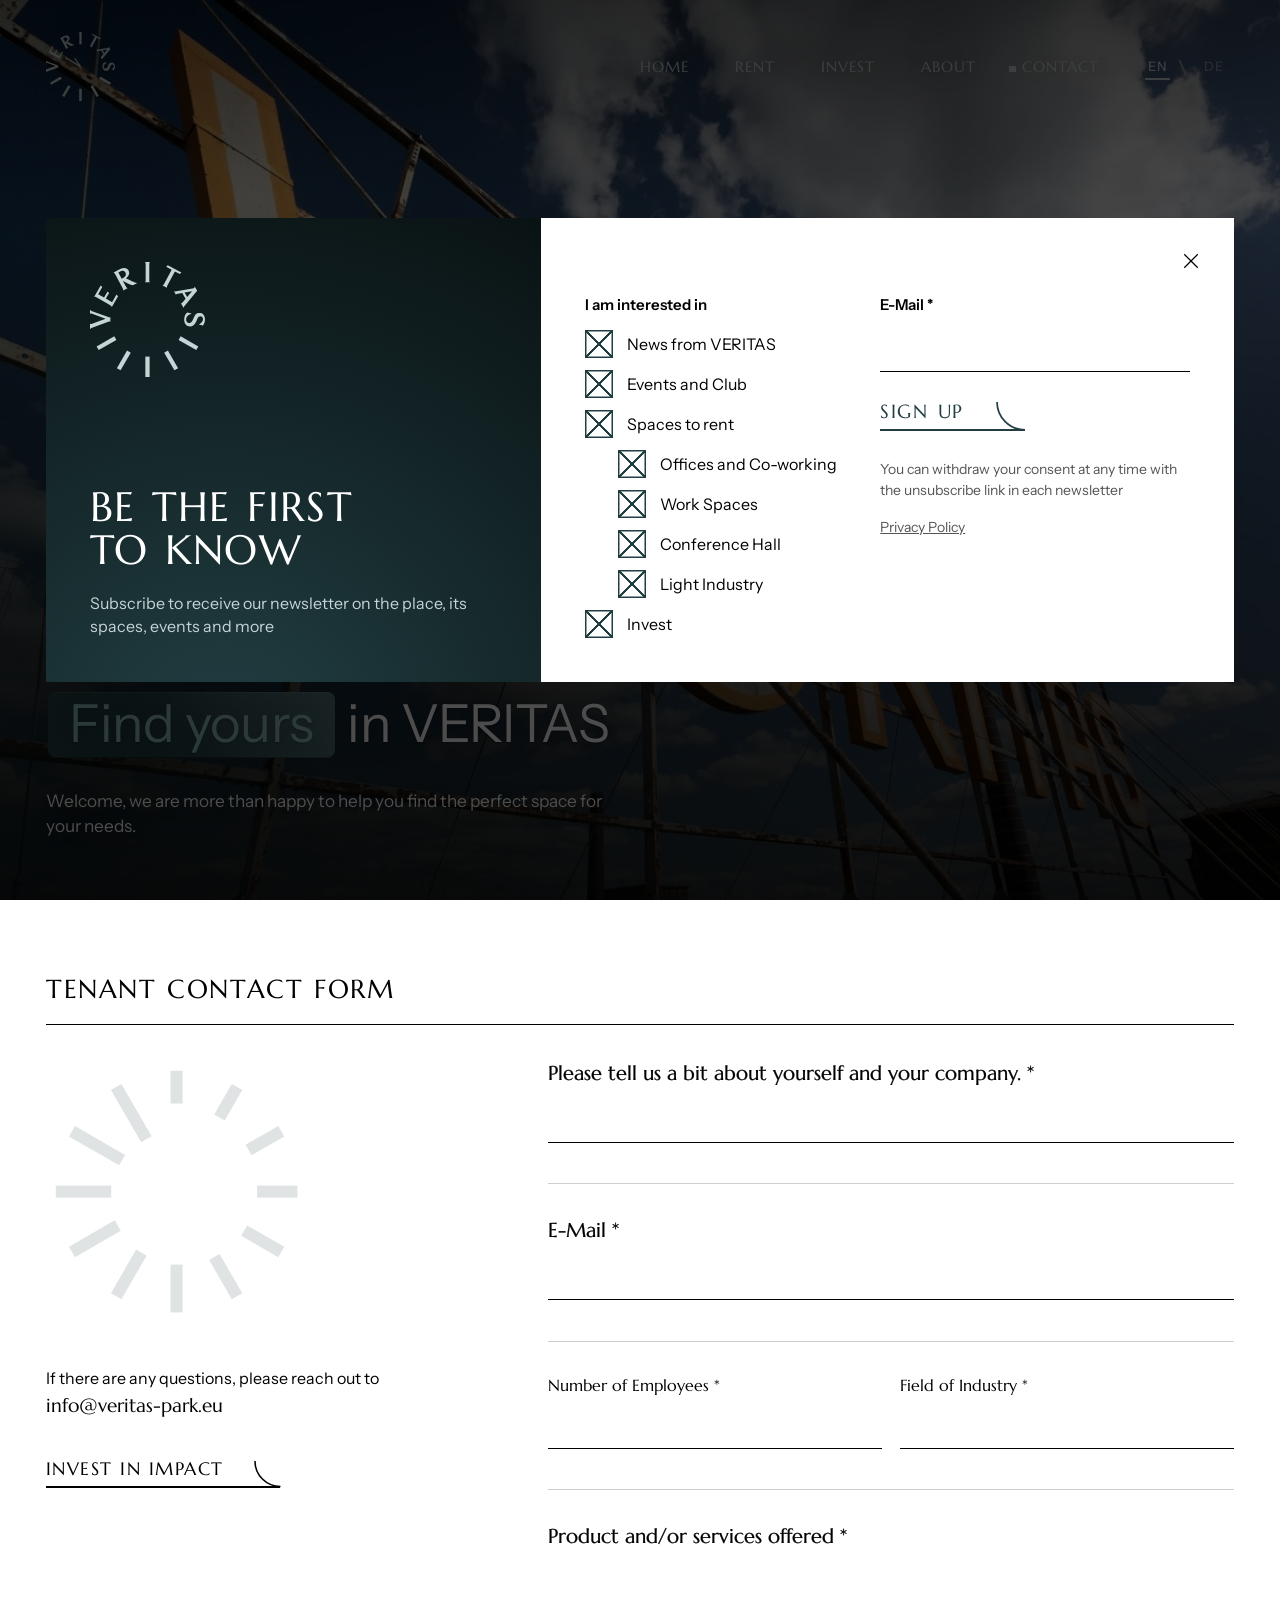
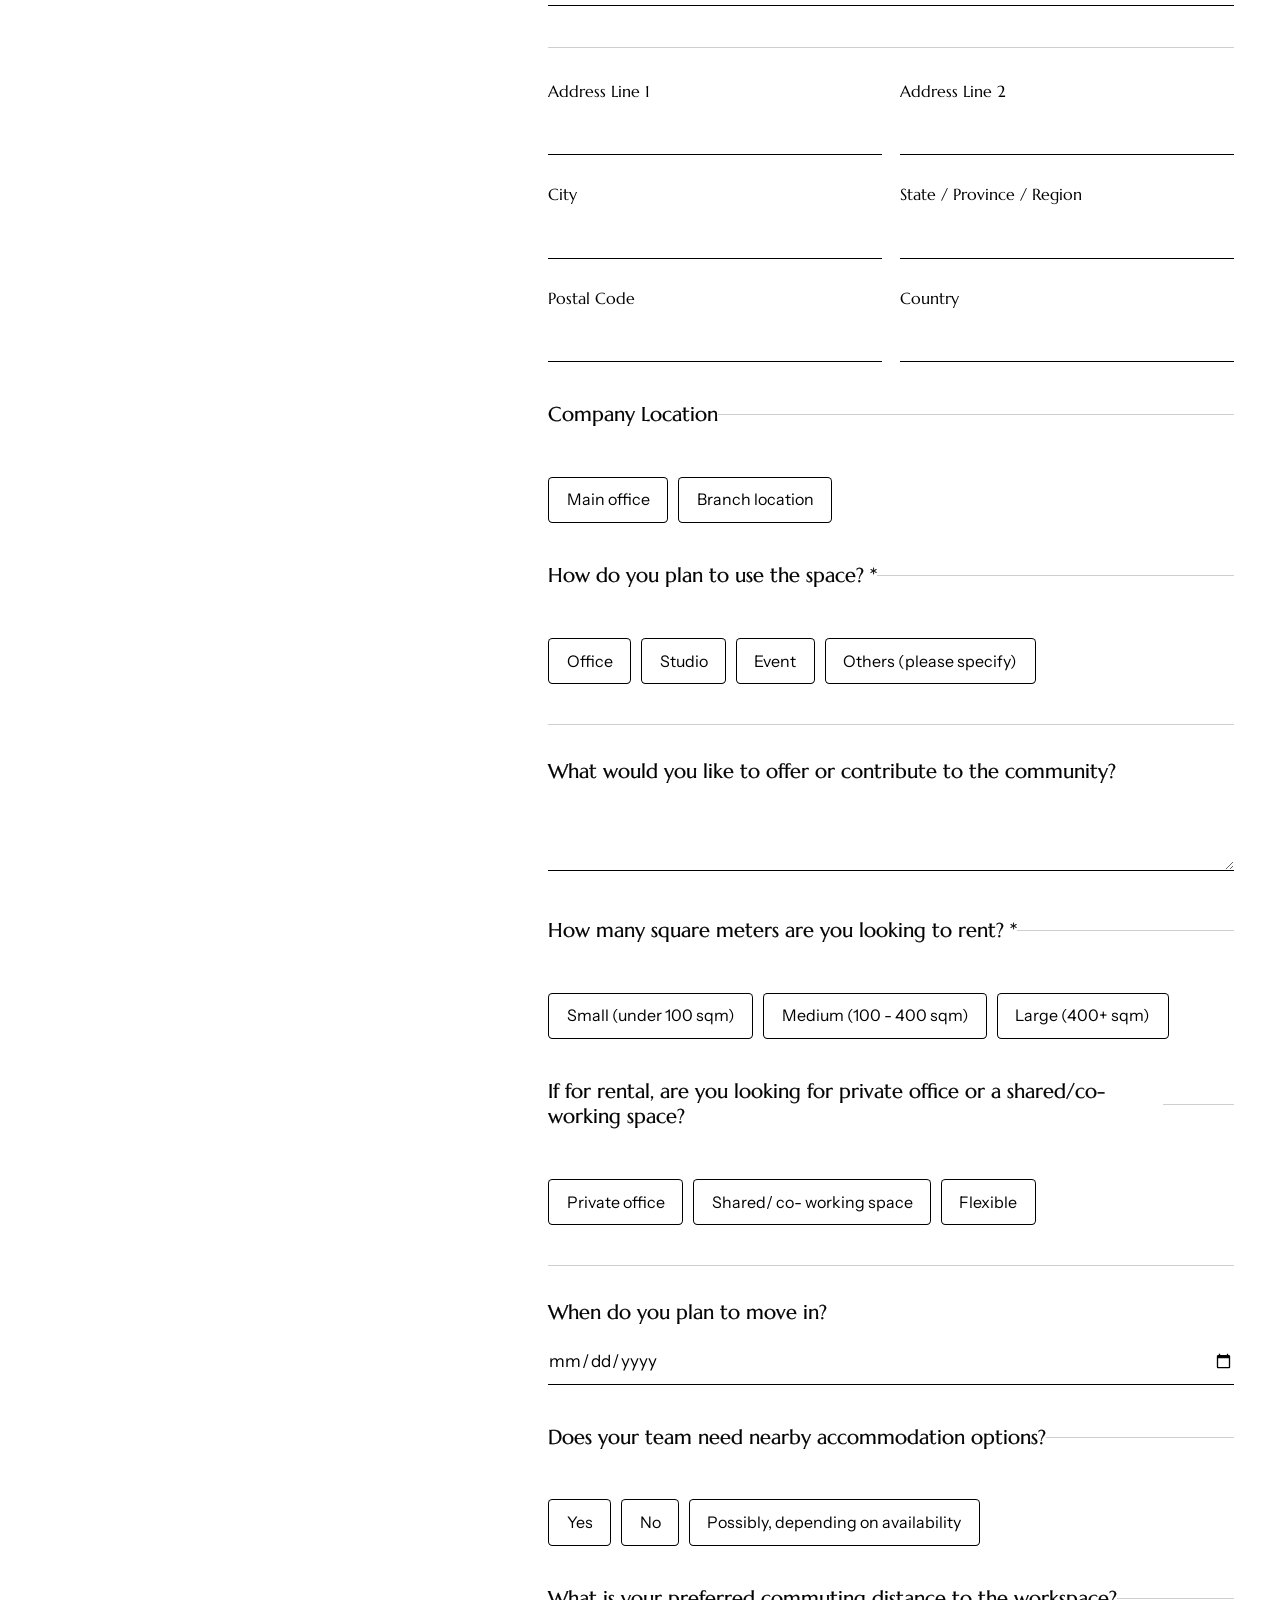
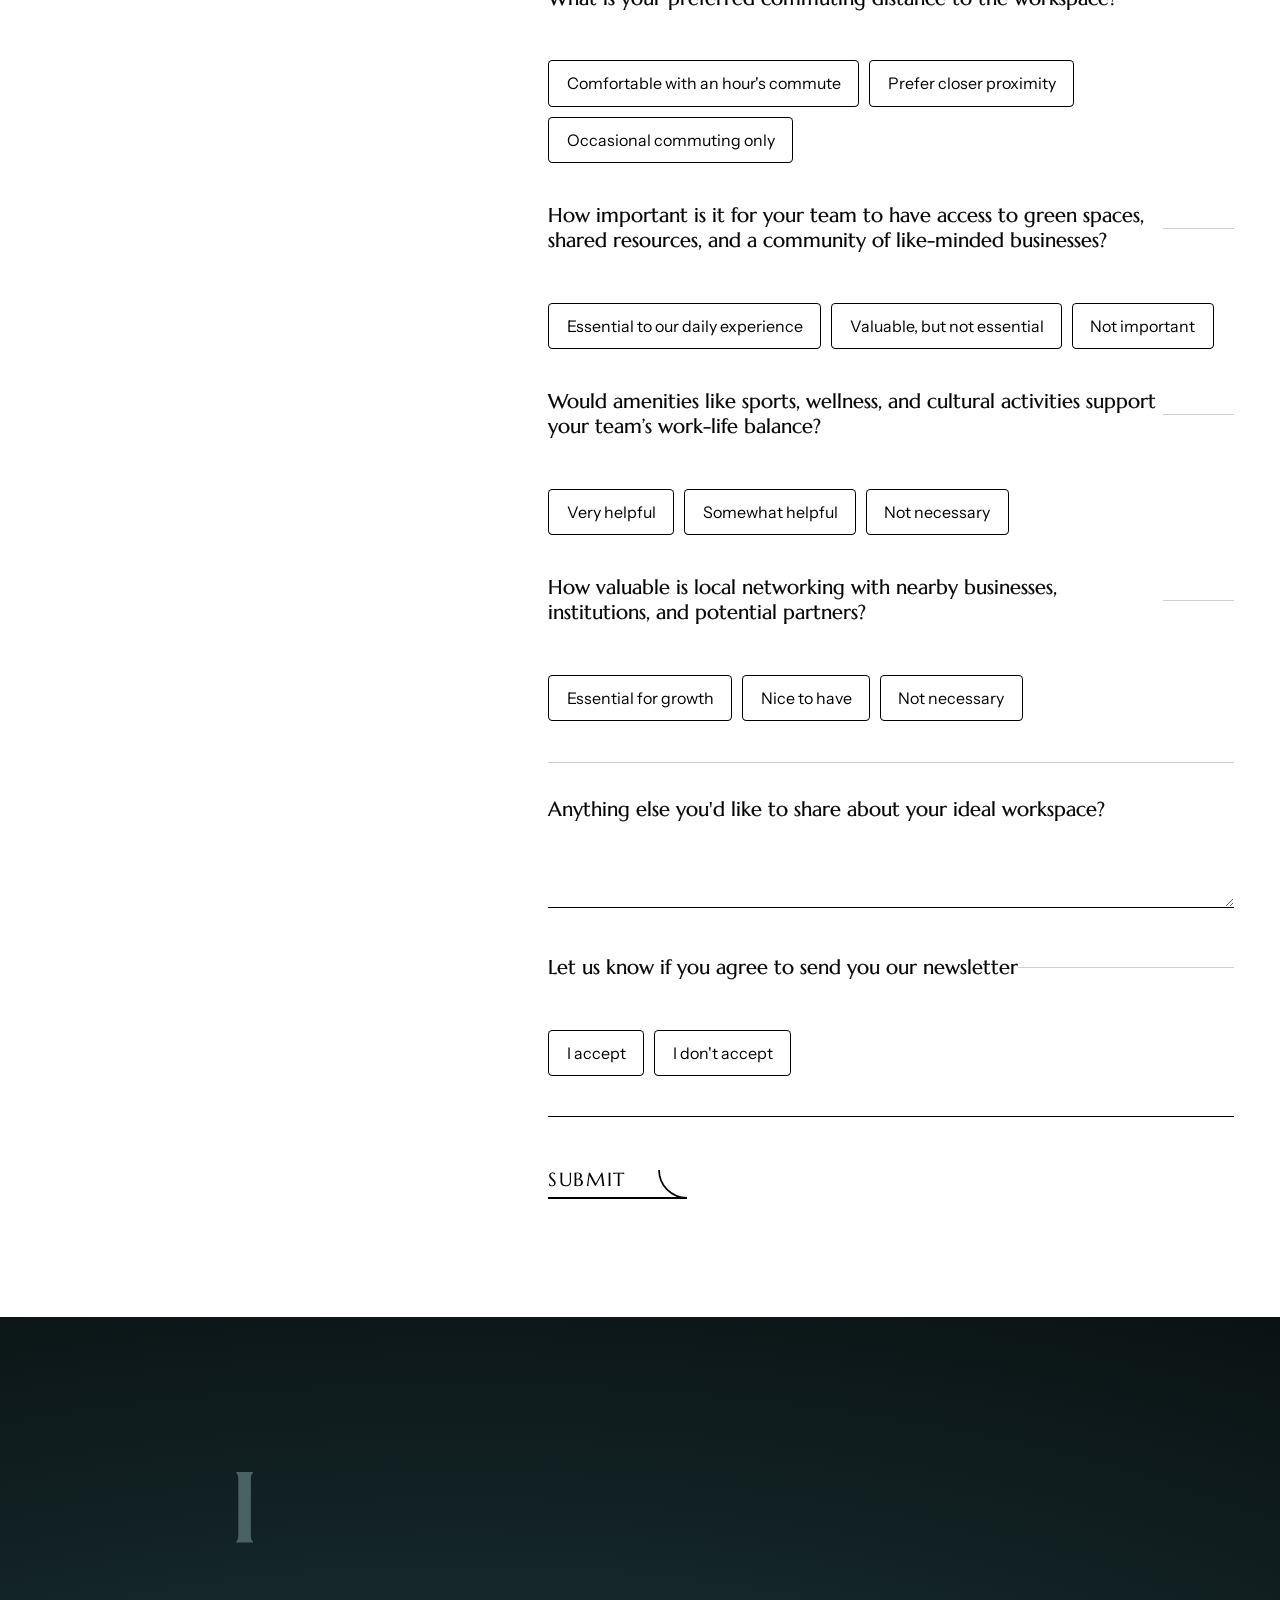
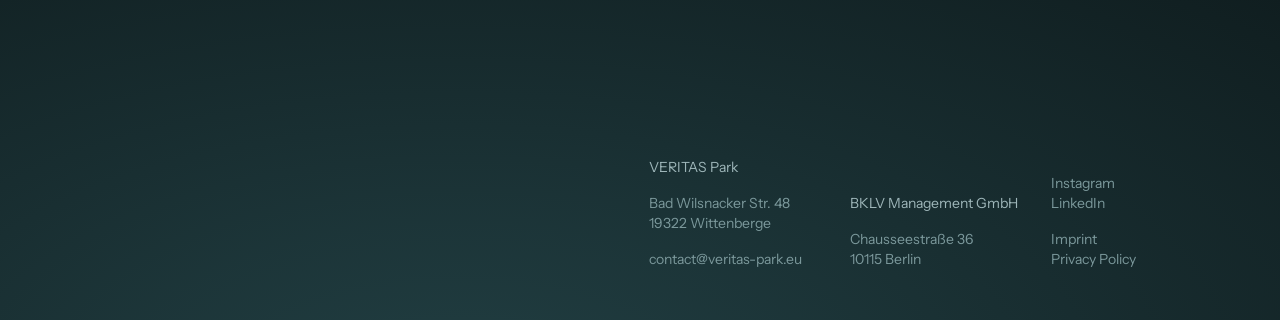
<file: contact.html>
<!doctype html>
<html lang="en" class="at-top">
<head>
<meta charset="utf-8">
<meta name="viewport" content="width=device-width,initial-scale=1,viewport-fit=cover">
<meta name="theme-color" content="#000000">
<meta name="color-scheme" content="light only">
<title>Contact, VERITAS</title>
<link rel="icon" href="img/favicon.svg">
<link rel="stylesheet" href="veritas.css?v=84">
<script>try{if(sessionStorage.getItem('v-bar')==='b')document.documentElement.classList.add('scrolled')}catch(e){}</script>
</head>
<!-- VERITAS, the Contact page (the tenant form of the live site). Written by hand, 22 Nov 2026 (round 6). Words: veritas-park.eu/tenant-contact-form, question for question. -->
<body class="v" data-hue="turquoise">

<div class="gate" aria-hidden="true"><svg data-symbol viewBox="-40 -40 80 80"></svg></div>

<header class="head">
  <a class="logo" href="index.html" aria-label="VERITAS, home"><i class="mk"></i>
    <svg class="clock" viewBox="0 0 296 296.01" aria-hidden="true"><line class="hand" x1="148" y1="148.005" x2="148" y2="104.08" stroke="currentColor" stroke-width="5.04"/><line class="hand" x1="148" y1="148.005" x2="148" y2="71.61" stroke="currentColor" stroke-width="5.04"/></svg></a>
  <nav class="bar" aria-label="Pages"><a href="index.html">Home</a><a href="rent.html">Rent</a><a href="invest.html">Invest</a><a href="about.html">About</a><a href="contact.html" aria-current="page">Contact</a><span class="lang"><button type="button" data-lang="en" aria-pressed="true">EN</button><button type="button" data-lang="de" aria-pressed="false">DE</button></span></nav>
  <button class="menu-btn" aria-expanded="false" aria-controls="nav">Menu</button>
</header>
<nav class="nav dark" id="nav" aria-label="Menu" inert>
  <ul>
    <li><a class="sign one" href="index.html" style="--i:0;--d:0ms"><i class="ic" style="--u:url(img/icons/tower.svg)"></i><span>Home</span><svg class="curve" viewBox="0 0 100 100" aria-hidden="true"><path pathLength="1" d="M100 96.4A96.4 96.4 0 0 1 3.6 0"/></svg></a></li>
    <li><a class="sign one" href="rent.html" style="--i:1;--d:70ms"><i class="ic" style="--u:url(img/icons/space_to_rent.svg)"></i><span>Rent</span><svg class="curve" viewBox="0 0 100 100" aria-hidden="true"><path pathLength="1" d="M100 96.4A96.4 96.4 0 0 1 3.6 0"/></svg></a></li>
    <li><a class="sign one" href="invest.html" style="--i:2;--d:140ms"><i class="ic" style="--u:url(img/icons/economy.svg)"></i><span>Invest</span><svg class="curve" viewBox="0 0 100 100" aria-hidden="true"><path pathLength="1" d="M100 96.4A96.4 96.4 0 0 1 3.6 0"/></svg></a></li>
    <li><a class="sign one" href="about.html" style="--i:3;--d:210ms"><i class="ic" style="--u:url(img/icons/stairs.svg)"></i><span>About</span><svg class="curve" viewBox="0 0 100 100" aria-hidden="true"><path pathLength="1" d="M100 96.4A96.4 96.4 0 0 1 3.6 0"/></svg></a></li>
    <li><a class="sign one" href="contact.html" aria-current="page" style="--i:4;--d:280ms"><i class="ic" style="--u:url(img/icons/mail.svg)"></i><span>Contact</span><svg class="curve" viewBox="0 0 100 100" aria-hidden="true"><path pathLength="1" d="M100 96.4A96.4 96.4 0 0 1 3.6 0"/></svg></a></li>
  </ul>
  <div class="foot"><a href="https://www.instagram.com/veritas.park/" target="_blank" rel="noopener">Instagram</a><a href="https://www.linkedin.com/company/veritaspark/" target="_blank" rel="noopener">LinkedIn</a><a href="mailto:contact@veritas-park.eu">contact@veritas-park.eu</a><span class="lang"><button type="button" data-lang="en" aria-pressed="true">EN</button><button type="button" data-lang="de" aria-pressed="false">DE</button></span></div>
</nav>

<main>

<!-- the opening: a full picture of the place, the name of the page, the line and the welcome of the live page -->
<section class="top2" data-ground="dark">
  <img src="img/place/b13_132.jpg" srcset="img/place/m/b13_132.jpg 1280w, img/place/b13_132.jpg 2000w" alt="A hall of building 13" fetchpriority="high">
  <div>
    <span class="t-brush reveal">Contact</span>
    <h1 class="t-line reveal" style="--d:90ms">Big Ideas Need Space!<br><a class="pill" href="#form">Find yours</a> in VERITAS</h1>
    <p class="t-body reveal" style="--d:160ms">Welcome, we are more than happy to help you find the perfect space for your needs.</p>
  </div>
</section>

<!-- the form: its name, then the questions of the live site on the left and where to write on the right -->
<section class="pg white" data-ground="light" id="form" style="border-top:0">
  <p class="t-label">Tenant contact form</p>
  <aside class="aside side" style="grid-column:1/5">
    <svg class="dial-p" data-progress viewBox="-40 -40 80 80" aria-hidden="true"></svg>
    <p class="t-body">If there are any questions, please reach out to</p>
    <p class="t-serif m" style="margin-top:.3em"><a href="mailto:info@veritas-park.eu" style="text-decoration:none">info@veritas-park.eu</a></p>
    <div class="sbtns"><a class="sbtn" href="contact-invest.html"><span>Invest in Impact</span><svg class="curve" viewBox="0 0 100 100" aria-hidden="true"><path pathLength="1" d="M100 96.4A96.4 96.4 0 0 1 3.6 0"/></svg></a></div>
  </aside>
  <form class="form" action="mailto:info@veritas-park.eu" method="post" enctype="text/plain" style="grid-column:6/13">
    <!-- the form opens the visitor's mail with the answers. To wire to the client's form service when the site goes live. -->
    <label class="q"><span>Please tell us a bit about yourself and your company. *</span><input type="text" name="Name" required></label>
    <label class="q"><span>E-Mail *</span><input type="email" name="E-Mail" required></label>
    <div class="two">
      <label class="q"><span>Number of Employees *</span><input type="number" name="Number of Employees" required></label>
      <label class="q"><span>Field of Industry *</span><input type="text" name="Field of Industry" required></label>
    </div>
    <label class="q"><span>Product and/or services offered *</span><input type="text" name="Product and/or services offered" required></label>
    <div class="two">
      <label class="q"><span>Address Line 1</span><input type="text" name="Address Line 1"></label>
      <label class="q"><span>Address Line 2</span><input type="text" name="Address Line 2"></label>
      <label class="q"><span>City</span><input type="text" name="City"></label>
      <label class="q"><span>State / Province / Region</span><input type="text" name="State / Province / Region"></label>
      <label class="q"><span>Postal Code</span><input type="text" name="Postal Code"></label>
      <label class="q"><span>Country</span><input type="text" name="Country"></label>
    </div>
    <fieldset class="q"><legend>Company Location</legend><div class="opts">
      <label><input type="radio" name="Location" value="Main office"><span>Main office</span></label>
      <label><input type="radio" name="Location" value="Branch location"><span>Branch location</span></label></div></fieldset>
    <fieldset class="q"><legend>How do you plan to use the space? *</legend><div class="opts">
      <label><input type="radio" name="Use of the space" value="Office" required><span>Office</span></label>
      <label><input type="radio" name="Use of the space" value="Studio"><span>Studio</span></label>
      <label><input type="radio" name="Use of the space" value="Event"><span>Event</span></label>
      <label><input type="radio" name="Use of the space" value="Others"><span>Others (please specify)</span></label></div></fieldset>
    <label class="q" data-if="Use of the space=Others"><span>Please specify</span><input type="text" name="Use, specified"></label>
    <label class="q"><span>What would you like to offer or contribute to the community?</span><textarea name="Contribution to the community"></textarea></label>
    <fieldset class="q"><legend>How many square meters are you looking to rent? *</legend><div class="opts">
      <label><input type="radio" name="Square meters" value="Small (under 100 sqm)" required><span>Small (under 100 sqm)</span></label>
      <label><input type="radio" name="Square meters" value="Medium (100 - 400 sqm)"><span>Medium (100 - 400 sqm)</span></label>
      <label><input type="radio" name="Square meters" value="Large (400+ sqm)"><span>Large (400+ sqm)</span></label></div></fieldset>
    <fieldset class="q"><legend>If for rental, are you looking for private office or a shared/co-working space?</legend><div class="opts">
      <label><input type="radio" name="Private or shared" value="Private office"><span>Private office</span></label>
      <label><input type="radio" name="Private or shared" value="Shared/ co- working space"><span>Shared/ co- working space</span></label>
      <label><input type="radio" name="Private or shared" value="Flexible"><span>Flexible</span></label></div></fieldset>
    <label class="q"><span>When do you plan to move in?</span><input type="date" name="Move in"></label>
    <fieldset class="q"><legend>Does your team need nearby accommodation options?</legend><div class="opts">
      <label><input type="radio" name="Accommodation" value="Yes"><span>Yes</span></label>
      <label><input type="radio" name="Accommodation" value="No"><span>No</span></label>
      <label><input type="radio" name="Accommodation" value="Possibly"><span>Possibly, depending on availability</span></label></div></fieldset>
    <fieldset class="q"><legend>What is your preferred commuting distance to the workspace?</legend><div class="opts">
      <label><input type="radio" name="Commuting" value="An hour"><span>Comfortable with an hour's commute</span></label>
      <label><input type="radio" name="Commuting" value="Closer"><span>Prefer closer proximity</span></label>
      <label><input type="radio" name="Commuting" value="Occasional"><span>Occasional commuting only</span></label></div></fieldset>
    <fieldset class="q"><legend>How important is it for your team to have access to green spaces, shared resources, and a community of like-minded businesses?</legend><div class="opts">
      <label><input type="radio" name="Green spaces and community" value="Essential"><span>Essential to our daily experience</span></label>
      <label><input type="radio" name="Green spaces and community" value="Valuable"><span>Valuable, but not essential</span></label>
      <label><input type="radio" name="Green spaces and community" value="Not important"><span>Not important</span></label></div></fieldset>
    <fieldset class="q"><legend>Would amenities like sports, wellness, and cultural activities support your team’s work-life balance?</legend><div class="opts">
      <label><input type="radio" name="Amenities" value="Very helpful"><span>Very helpful</span></label>
      <label><input type="radio" name="Amenities" value="Somewhat helpful"><span>Somewhat helpful</span></label>
      <label><input type="radio" name="Amenities" value="Not necessary"><span>Not necessary</span></label></div></fieldset>
    <fieldset class="q"><legend>How valuable is local networking with nearby businesses, institutions, and potential partners?</legend><div class="opts">
      <label><input type="radio" name="Local networking" value="Essential for growth"><span>Essential for growth</span></label>
      <label><input type="radio" name="Local networking" value="Nice to have"><span>Nice to have</span></label>
      <label><input type="radio" name="Local networking" value="Not necessary"><span>Not necessary</span></label></div></fieldset>
    <label class="q"><span>Anything else you'd like to share about your ideal workspace?</span><textarea name="Anything else"></textarea></label>
    <fieldset class="q"><legend>Let us know if you agree to send you our newsletter</legend><div class="opts">
      <label><input type="radio" name="Newsletter" value="I accept"><span>I accept</span></label>
      <label><input type="radio" name="Newsletter" value="I don't accept"><span>I don't accept</span></label></div></fieldset>
    <div><button class="sbtn" type="submit"><span>Submit</span><svg class="curve" viewBox="0 0 100 100" aria-hidden="true"><path pathLength="1" d="M100 96.4A96.4 96.4 0 0 1 3.6 0"/></svg></button></div>
  </form>
</section>

</main>

<footer class="footer dark end" data-ground="dark">
  <div class="g">
    <div class="c logo" style="--s:5;--sp:6"><i class="mk"></i></div>
    <div class="c col" style="--s:2;--sp:3;--at:7"><b>VERITAS Park</b><p>Bad Wilsnacker Str. 48<br>19322 Wittenberge</p><p><a href="mailto:contact@veritas-park.eu">contact@veritas-park.eu</a></p></div>
    <div class="c col" style="--s:2;--sp:3"><b>BKLV Management GmbH</b><p>Chausseestraße 36<br>10115 Berlin</p></div>
    <div class="c col" style="--s:2;--sp:6"><a href="https://www.instagram.com/veritas.park/" target="_blank" rel="noopener">Instagram</a><a href="https://www.linkedin.com/company/veritaspark/" target="_blank" rel="noopener">LinkedIn</a><p><a href="imprint.html">Imprint</a><a href="privacy.html">Privacy Policy</a></p></div>
  </div>
</footer>

<script src="veritas.js?v=65"></script>
<script src="symbol.js?v=43"></script>
<script src="de.js?v=31"></script>
<script src="i18n.js?v=49" defer></script>
</body>
</html>
</file>
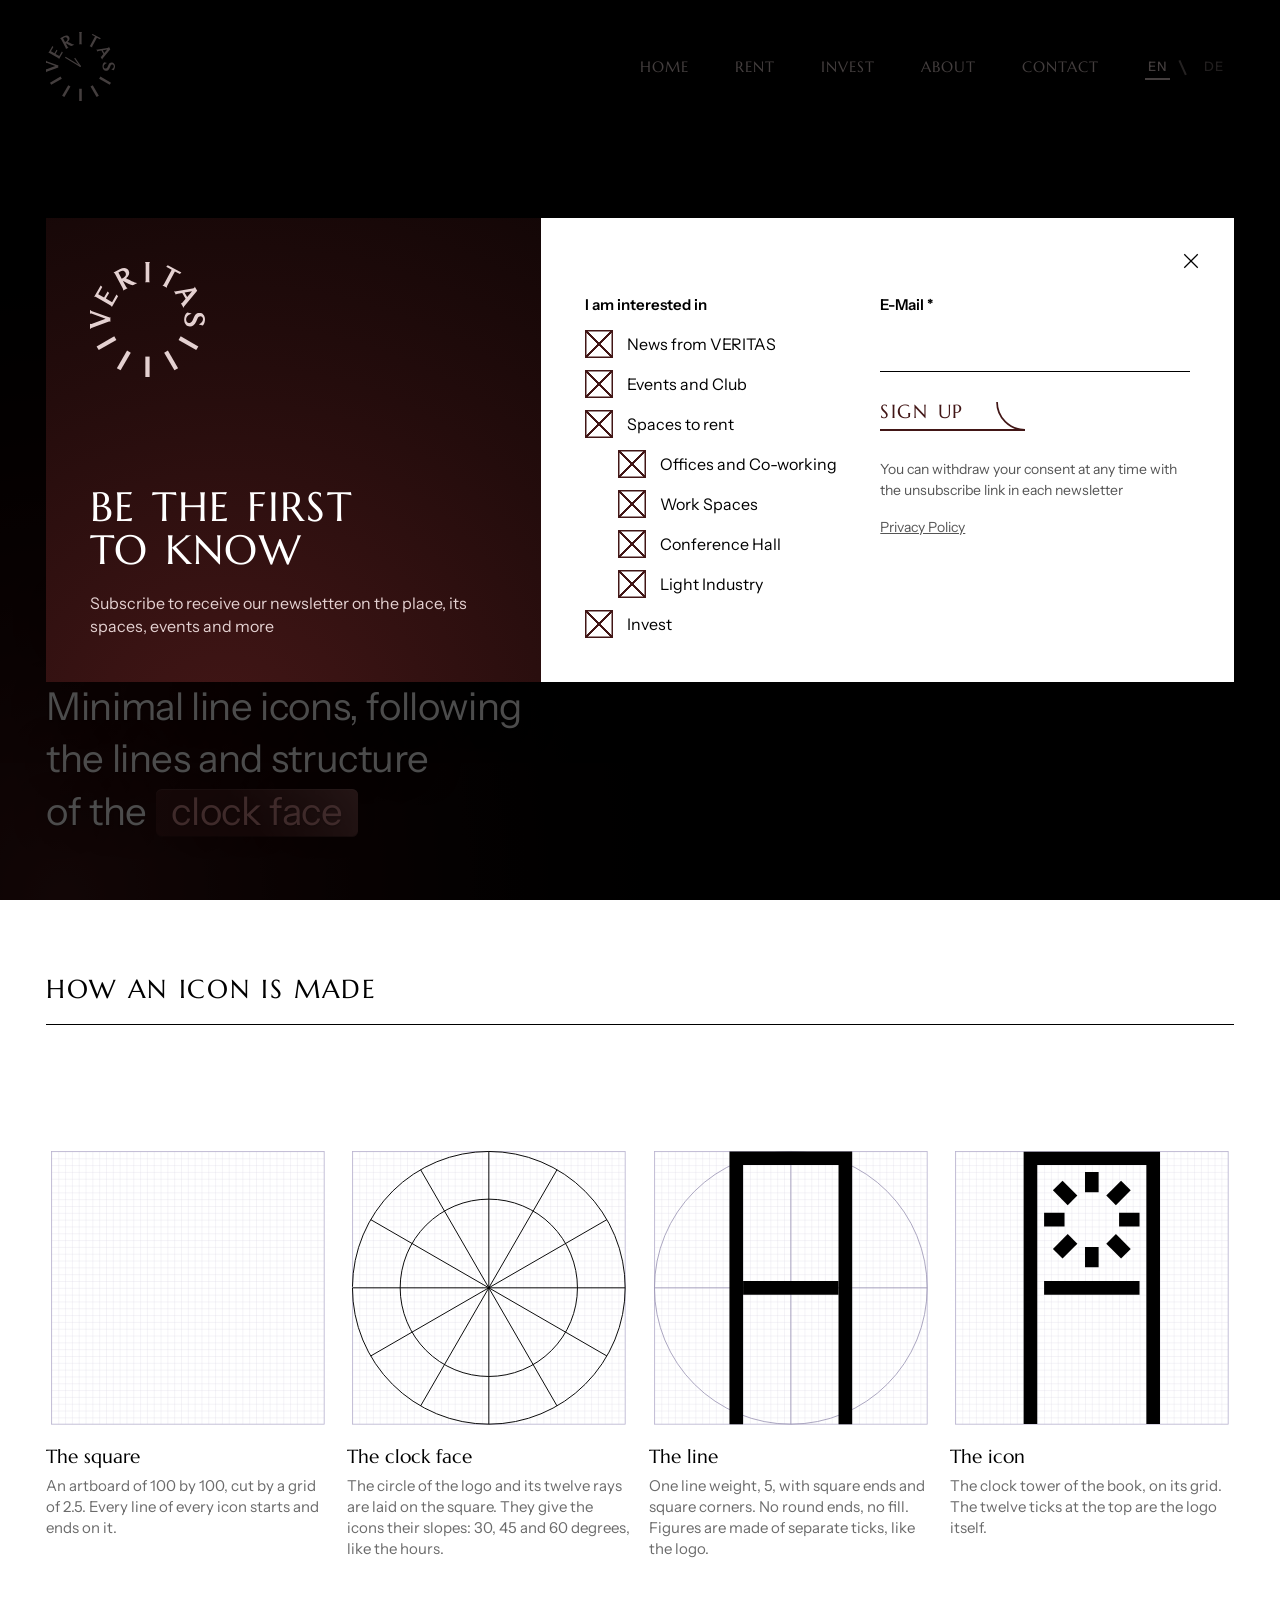
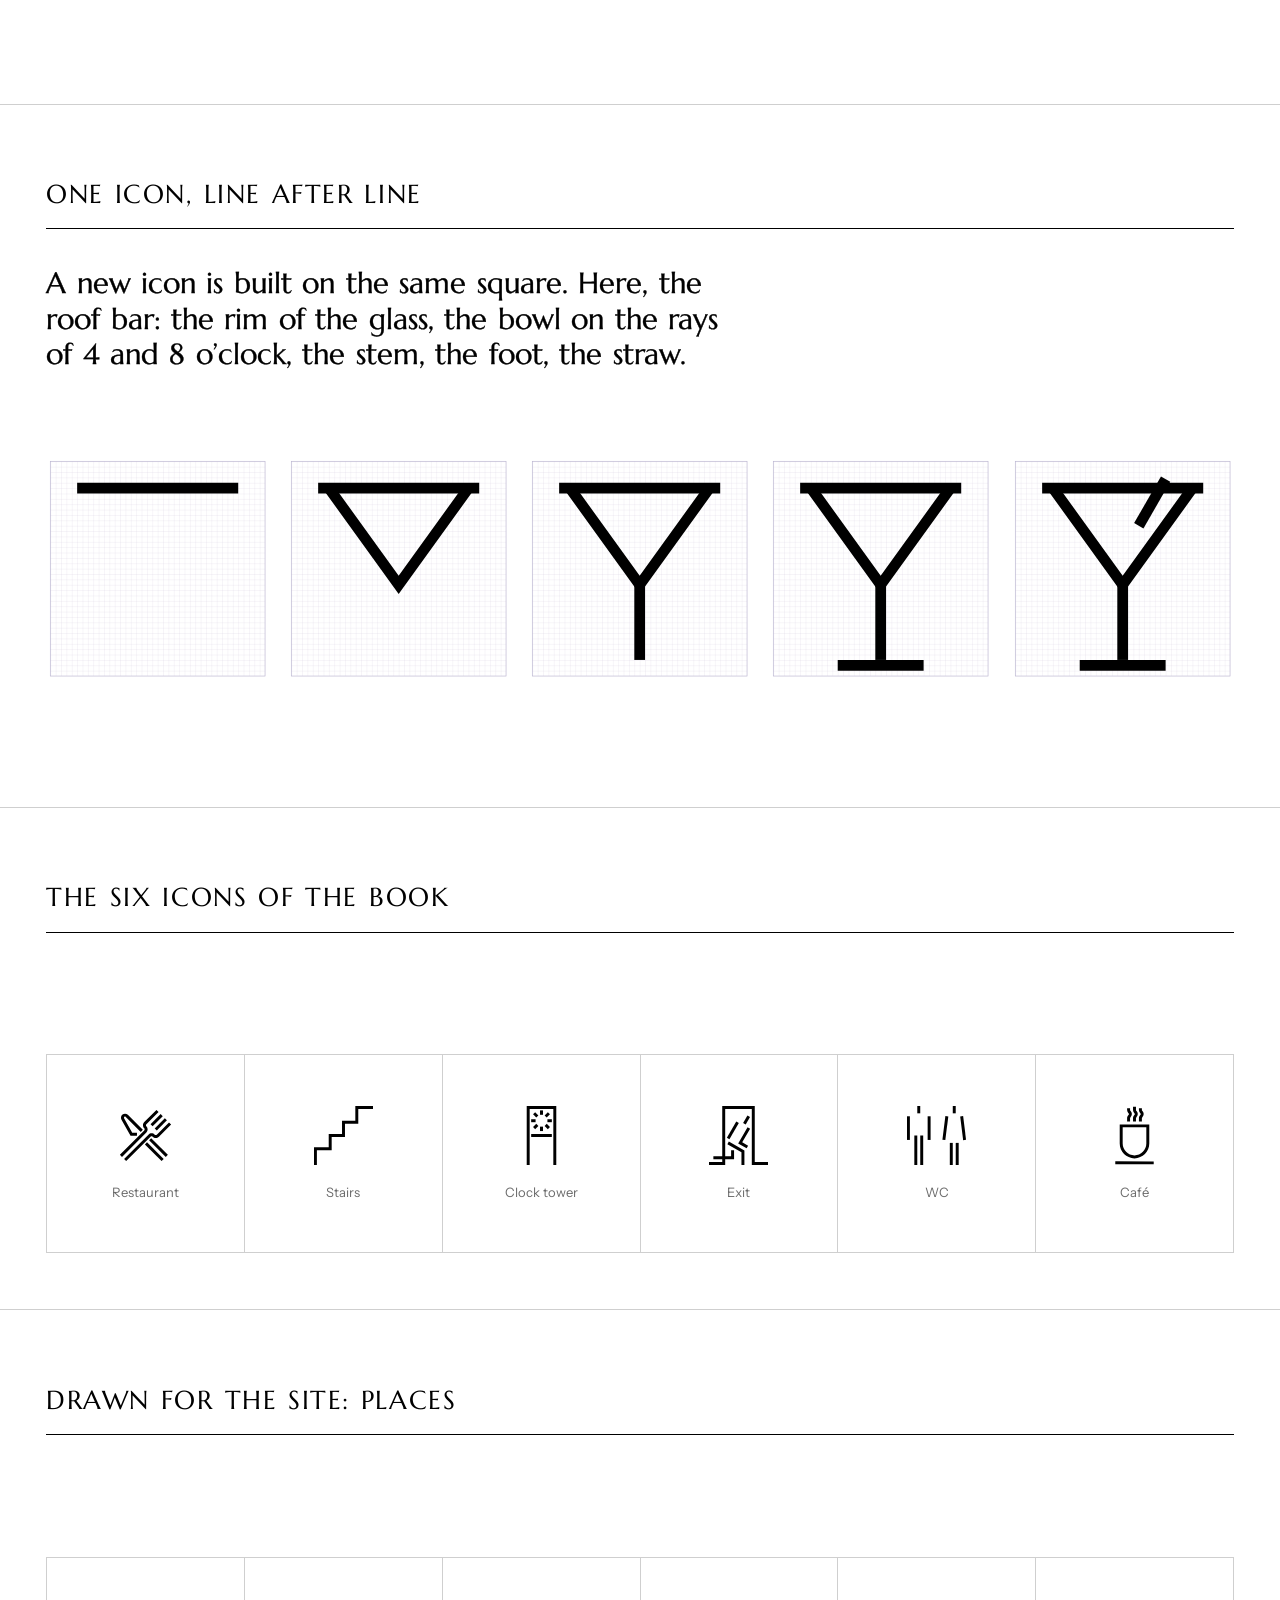
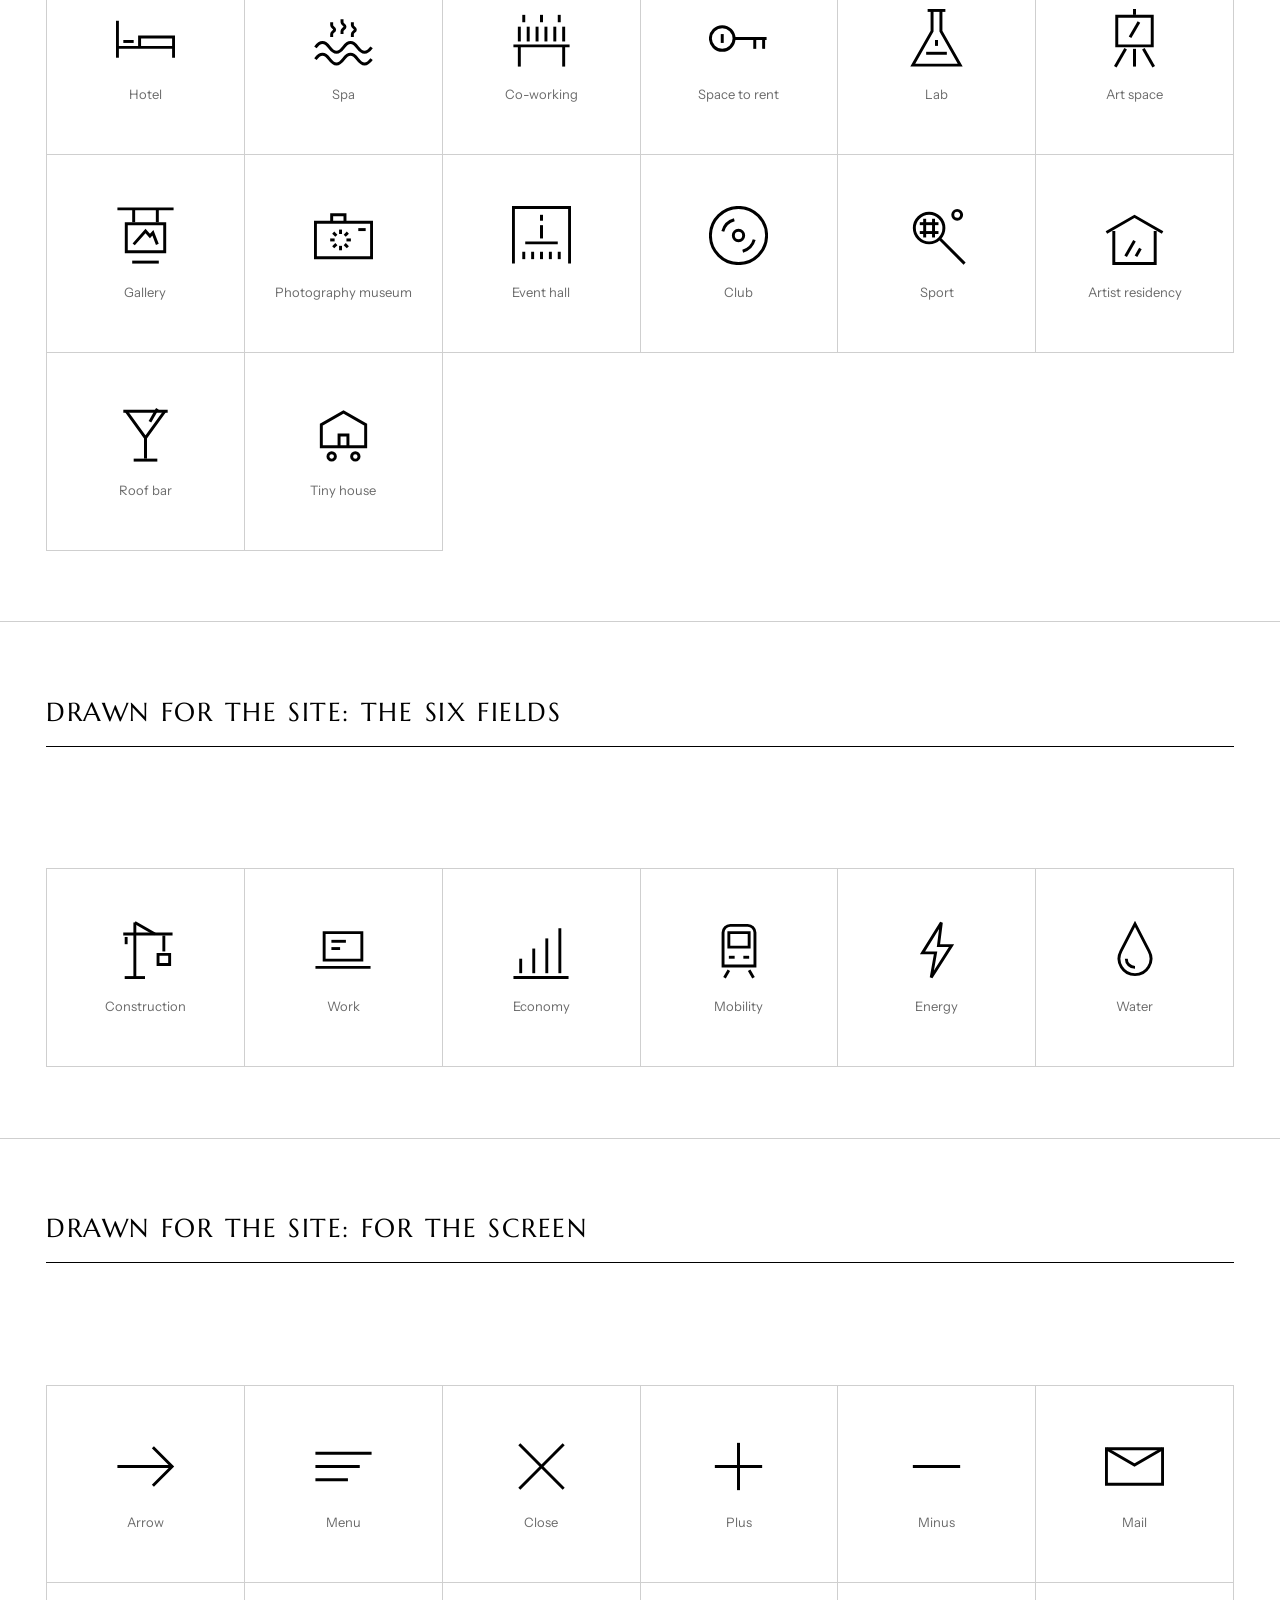
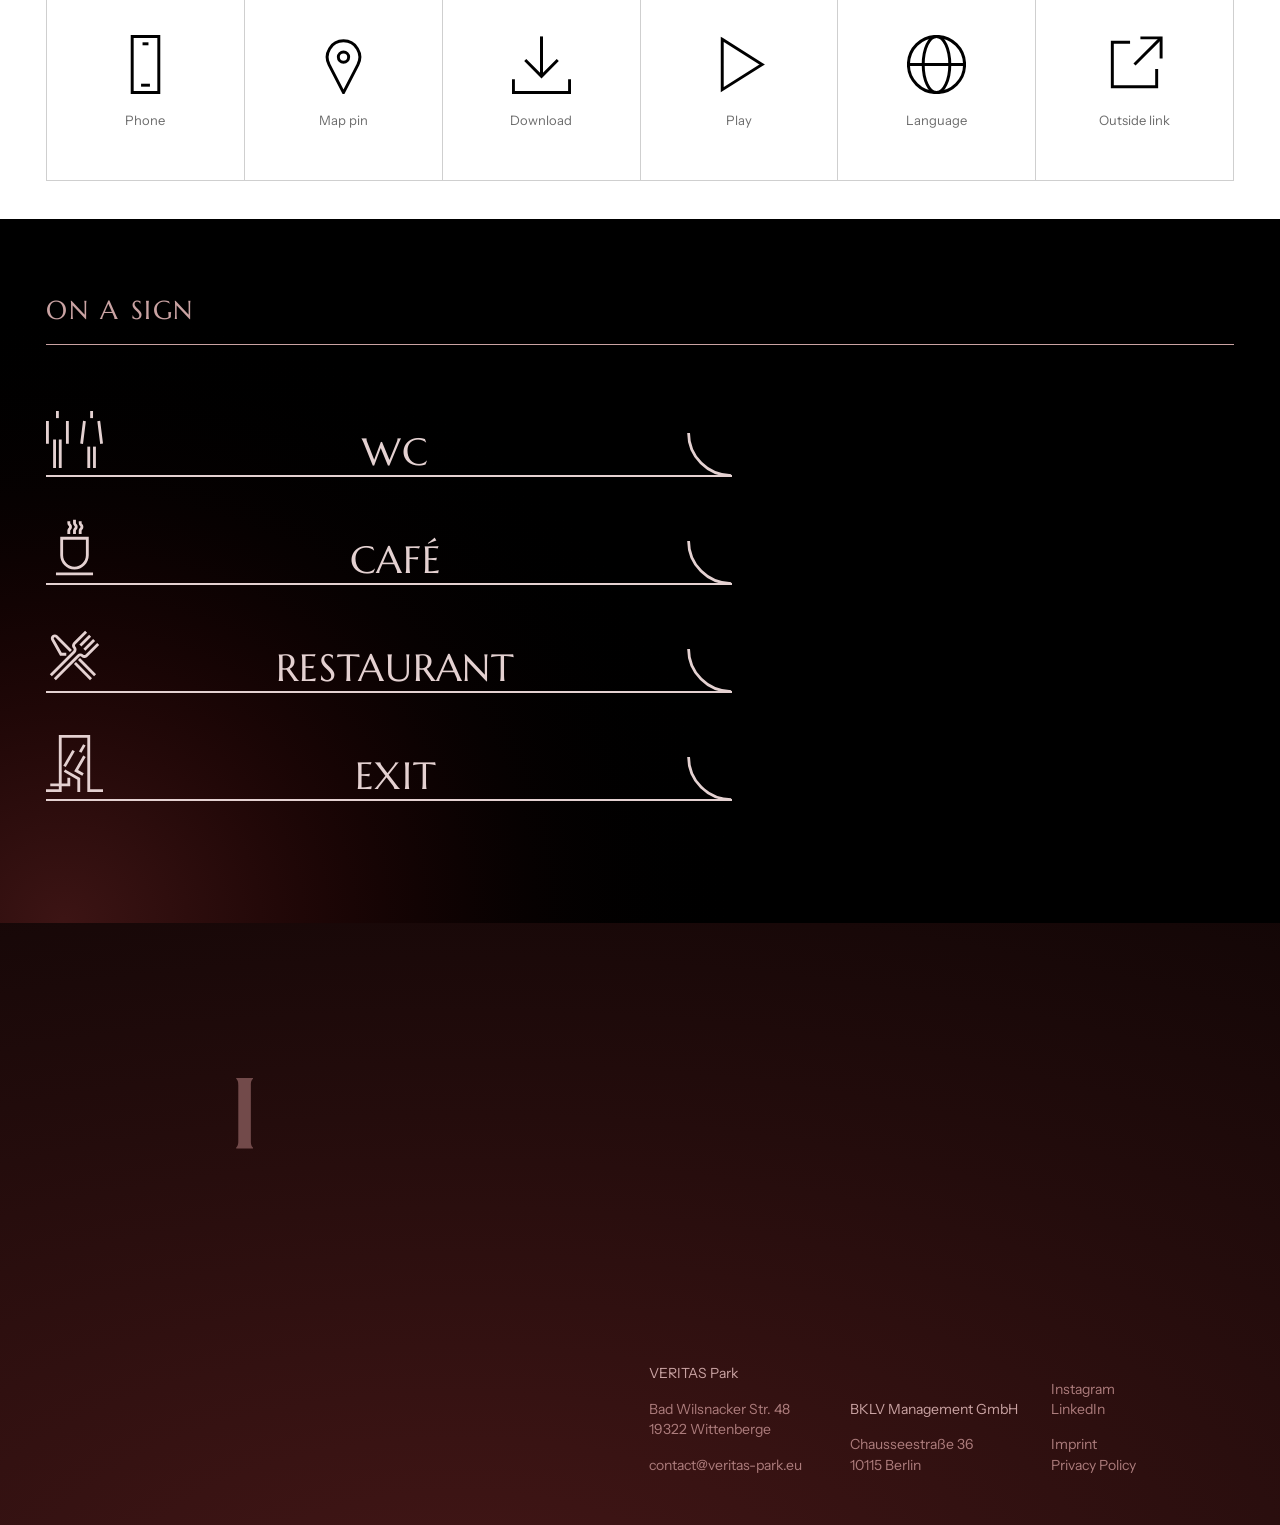
<file: icons.html>
<!doctype html>
<html lang="en" class="at-top">
<head>
<meta charset="utf-8">
<meta name="viewport" content="width=device-width,initial-scale=1,viewport-fit=cover">
<meta name="theme-color" content="#000000">
<meta name="color-scheme" content="light only">
<title>Icons, VERITAS</title>
<link rel="icon" href="img/favicon.svg">
<link rel="stylesheet" href="veritas.css?v=84">
<script>try{if(sessionStorage.getItem('v-bar')==='b')document.documentElement.classList.add('scrolled')}catch(e){}</script>
</head>
<!-- VERITAS, the icons page: how an icon is made, and the whole set. Written by hand, 23 Nov 2026. Recipe: the brand book, p35. -->
<body class="v" data-hue="red">

<div class="gate" aria-hidden="true"><svg data-symbol viewBox="-40 -40 80 80"></svg></div>

<header class="head">
  <a class="logo" href="index.html" aria-label="VERITAS, home"><i class="mk"></i>
    <svg class="clock" viewBox="0 0 296 296.01" aria-hidden="true"><line class="hand" x1="148" y1="148.005" x2="148" y2="104.08" stroke="currentColor" stroke-width="5.04"/><line class="hand" x1="148" y1="148.005" x2="148" y2="71.61" stroke="currentColor" stroke-width="5.04"/></svg></a>
  <nav class="bar" aria-label="Pages"><a href="index.html">Home</a><a href="rent.html">Rent</a><a href="invest.html">Invest</a><a href="about.html">About</a><a href="contact.html">Contact</a><span class="lang"><button type="button" data-lang="en" aria-pressed="true">EN</button><button type="button" data-lang="de" aria-pressed="false">DE</button></span></nav>
  <button class="menu-btn" aria-expanded="false" aria-controls="nav">Menu</button>
</header>
<nav class="nav dark" id="nav" aria-label="Menu" inert>
  <ul>
    <li><a class="sign one" href="index.html" style="--i:0;--d:0ms"><i class="ic" style="--u:url(img/icons/tower.svg)"></i><span>Home</span><svg class="curve" viewBox="0 0 100 100" aria-hidden="true"><path pathLength="1" d="M100 96.4A96.4 96.4 0 0 1 3.6 0"/></svg></a></li>
    <li><a class="sign one" href="rent.html" style="--i:1;--d:70ms"><i class="ic" style="--u:url(img/icons/space_to_rent.svg)"></i><span>Rent</span><svg class="curve" viewBox="0 0 100 100" aria-hidden="true"><path pathLength="1" d="M100 96.4A96.4 96.4 0 0 1 3.6 0"/></svg></a></li>
    <li><a class="sign one" href="invest.html" style="--i:2;--d:140ms"><i class="ic" style="--u:url(img/icons/economy.svg)"></i><span>Invest</span><svg class="curve" viewBox="0 0 100 100" aria-hidden="true"><path pathLength="1" d="M100 96.4A96.4 96.4 0 0 1 3.6 0"/></svg></a></li>
    <li><a class="sign one" href="about.html" style="--i:3;--d:210ms"><i class="ic" style="--u:url(img/icons/stairs.svg)"></i><span>About</span><svg class="curve" viewBox="0 0 100 100" aria-hidden="true"><path pathLength="1" d="M100 96.4A96.4 96.4 0 0 1 3.6 0"/></svg></a></li>
    <li><a class="sign one" href="contact.html" style="--i:4;--d:280ms"><i class="ic" style="--u:url(img/icons/mail.svg)"></i><span>Contact</span><svg class="curve" viewBox="0 0 100 100" aria-hidden="true"><path pathLength="1" d="M100 96.4A96.4 96.4 0 0 1 3.6 0"/></svg></a></li>
  </ul>
  <div class="foot"><a href="https://www.instagram.com/veritas.park/" target="_blank" rel="noopener">Instagram</a><a href="https://www.linkedin.com/company/veritaspark/" target="_blank" rel="noopener">LinkedIn</a><a href="mailto:contact@veritas-park.eu">contact@veritas-park.eu</a><span class="lang"><button type="button" data-lang="en" aria-pressed="true">EN</button><button type="button" data-lang="de" aria-pressed="false">DE</button></span></div>
</nav>

<main>

<!-- the opening: the light of the book, the name of the page, the sentence of the book about its icons (p35) -->
<section class="top2 plain" data-ground="dark">
  <div>
    <span class="t-brush reveal">Icons</span>
    <h1 class="t-line reveal" style="--d:90ms">Minimal line icons, following the lines and structure of the <span class="pill">clock face</span></h1>
  </div>
</section>

<!-- how an icon is made: the four steps of the book's recipe, drawn -->
<section class="white" data-ground="light">
  <div class="pg" style="border-top:0"><p class="t-label">How an icon is made</p></div>
  <div class="steps">
    <figure class="reveal">
      <svg viewBox="-2 -2 104 104" role="img" aria-label="A square of 100 with its grid"><defs><pattern id="grid" width="2.5" height="2.5" patternUnits="userSpaceOnUse"><path d="M2.5 0H0V2.5" fill="none" stroke="#cfc9dd" stroke-width=".16"/></pattern></defs><rect width="100" height="100" fill="url(#grid)" stroke="#b9b3cf" stroke-width=".3"/></svg>
      <figcaption><b>The square</b>An artboard of 100 by 100, cut by a grid of 2.5. Every line of every icon starts and ends on it.</figcaption>
    </figure>
    <figure class="reveal" style="--d:90ms">
      <svg viewBox="-2 -2 104 104" role="img" aria-label="The clock face laid on the square"><rect width="100" height="100" fill="url(#grid)" stroke="#b9b3cf" stroke-width=".3"/><g class="draw" fill="none" stroke="#000" stroke-width=".35"><path d="M0 50a50 50 0 1 0 100 0a50 50 0 1 0 -100 0"/><path d="M17.5 50a32.5 32.5 0 1 0 65 0a32.5 32.5 0 1 0 -65 0"/><path d="M50 0V100"/><path d="M75 6.7L25 93.3"/><path d="M93.3 25L6.7 75"/><path d="M100 50H0"/><path d="M93.3 75L6.7 25"/><path d="M75 93.3L25 6.7"/></g></svg>
      <figcaption><b>The clock face</b>The circle of the logo and its twelve rays are laid on the square. They give the icons their slopes: 30, 45 and 60 degrees, like the hours.</figcaption>
    </figure>
    <figure class="reveal" style="--d:180ms">
      <svg viewBox="-2 -2 104 104" role="img" aria-label="The line of an icon"><rect width="100" height="100" fill="url(#grid)" stroke="#b9b3cf" stroke-width=".3"/><g fill="none" stroke="#9a94b4" stroke-width=".3"><path d="M0 50a50 50 0 1 0 100 0a50 50 0 1 0 -100 0"/><path d="M50 0V100"/><path d="M100 50H0"/></g><g class="draw" fill="none" stroke="#000" stroke-width="5"><path d="M30 100V2.5H70V100"/><path d="M32.5 50H67.5"/></g></svg>
      <figcaption><b>The line</b>One line weight, 5, with square ends and square corners. No round ends, no fill. Figures are made of separate ticks, like the logo.</figcaption>
    </figure>
    <figure class="reveal" style="--d:270ms">
      <svg viewBox="-2 -2 104 104" role="img" aria-label="The clock tower icon of the book"><rect width="100" height="100" fill="url(#grid)" stroke="#b9b3cf" stroke-width=".3"/><image href="img/icons/tower.svg" width="100" height="100"/></svg>
      <figcaption><b>The icon</b>The clock tower of the book, on its grid. The twelve ticks at the top are the logo itself.</figcaption>
    </figure>
  </div>
</section>

<!-- one new icon, built line after line -->
<section class="white" data-ground="light">
  <div class="pg"><p class="t-label">One icon, line after line</p><p class="t-serif m reveal" style="grid-column:1/9">A new icon is built on the same square. Here, the roof bar: the rim of the glass, the bowl on the rays of 4 and 8 o’clock, the stem, the foot, the straw.</p></div>
  <div class="steps five">
    <figure class="reveal"><svg viewBox="-2 -2 104 104" aria-hidden="true"><rect width="100" height="100" fill="url(#grid)" stroke="#b9b3cf" stroke-width=".3"/><g class="draw" fill="none" stroke="#000" stroke-width="5"><path d="M12.5 12.5H87.5"/></g></svg></figure>
    <figure class="reveal" style="--d:90ms"><svg viewBox="-2 -2 104 104" aria-hidden="true"><rect width="100" height="100" fill="url(#grid)" stroke="#b9b3cf" stroke-width=".3"/><g fill="none" stroke="#000" stroke-width="5"><path d="M12.5 12.5H87.5"/></g><g class="draw" fill="none" stroke="#000" stroke-width="5"><path d="M17.5 12.5L50 57.5L82.5 12.5"/></g></svg></figure>
    <figure class="reveal" style="--d:180ms"><svg viewBox="-2 -2 104 104" aria-hidden="true"><rect width="100" height="100" fill="url(#grid)" stroke="#b9b3cf" stroke-width=".3"/><g fill="none" stroke="#000" stroke-width="5"><path d="M12.5 12.5H87.5"/><path d="M17.5 12.5L50 57.5L82.5 12.5"/></g><g class="draw" fill="none" stroke="#000" stroke-width="5"><path d="M50 57.5V92.5"/></g></svg></figure>
    <figure class="reveal" style="--d:270ms"><svg viewBox="-2 -2 104 104" aria-hidden="true"><rect width="100" height="100" fill="url(#grid)" stroke="#b9b3cf" stroke-width=".3"/><g fill="none" stroke="#000" stroke-width="5"><path d="M12.5 12.5H87.5"/><path d="M17.5 12.5L50 57.5L82.5 12.5"/><path d="M50 57.5V92.5"/></g><g class="draw" fill="none" stroke="#000" stroke-width="5"><path d="M30 95H70"/></g></svg></figure>
    <figure class="reveal" style="--d:360ms"><svg viewBox="-2 -2 104 104" aria-hidden="true"><rect width="100" height="100" fill="url(#grid)" stroke="#b9b3cf" stroke-width=".3"/><g fill="none" stroke="#000" stroke-width="5"><path d="M12.5 12.5H87.5"/><path d="M17.5 12.5L50 57.5L82.5 12.5"/><path d="M50 57.5V92.5"/><path d="M30 95H70"/></g><g class="draw" fill="none" stroke="#000" stroke-width="5"><path d="M57.5 30L70 8.3"/></g></svg></figure>
  </div>
</section>

<!-- the six icons of the book, as they are -->
<section class="white" data-ground="light">
  <div class="pg"><p class="t-label">The six icons of the book</p></div>
  <div class="set6">
    <figure><i class="ic" style="--u:url(img/icons/restaurant.svg)"></i><figcaption>Restaurant</figcaption></figure>
    <figure><i class="ic" style="--u:url(img/icons/stairs.svg)"></i><figcaption>Stairs</figcaption></figure>
    <figure><i class="ic" style="--u:url(img/icons/tower.svg)"></i><figcaption>Clock tower</figcaption></figure>
    <figure><i class="ic" style="--u:url(img/icons/exit.svg)"></i><figcaption>Exit</figcaption></figure>
    <figure><i class="ic" style="--u:url(img/icons/wc.svg)"></i><figcaption>WC</figcaption></figure>
    <figure><i class="ic" style="--u:url(img/icons/cafe.svg)"></i><figcaption>Café</figcaption></figure>
  </div>
</section>

<!-- the icons drawn for the site, on the same recipe: the places, the six fields, the signs of the screen -->
<section class="white" data-ground="light">
  <div class="pg"><p class="t-label">Drawn for the site: places</p></div>
  <div class="set6">
    <figure><i class="ic" style="--u:url(img/icons/hotel.svg)"></i><figcaption>Hotel</figcaption></figure>
    <figure><i class="ic" style="--u:url(img/icons/spa.svg)"></i><figcaption>Spa</figcaption></figure>
    <figure><i class="ic" style="--u:url(img/icons/coworking.svg)"></i><figcaption>Co-working</figcaption></figure>
    <figure><i class="ic" style="--u:url(img/icons/space_to_rent.svg)"></i><figcaption>Space to rent</figcaption></figure>
    <figure><i class="ic" style="--u:url(img/icons/lab.svg)"></i><figcaption>Lab</figcaption></figure>
    <figure><i class="ic" style="--u:url(img/icons/art_space.svg)"></i><figcaption>Art space</figcaption></figure>
    <figure><i class="ic" style="--u:url(img/icons/gallery.svg)"></i><figcaption>Gallery</figcaption></figure>
    <figure><i class="ic" style="--u:url(img/icons/photography_museum.svg)"></i><figcaption>Photography museum</figcaption></figure>
    <figure><i class="ic" style="--u:url(img/icons/event_hall.svg)"></i><figcaption>Event hall</figcaption></figure>
    <figure><i class="ic" style="--u:url(img/icons/club.svg)"></i><figcaption>Club</figcaption></figure>
    <figure><i class="ic" style="--u:url(img/icons/sport.svg)"></i><figcaption>Sport</figcaption></figure>
    <figure><i class="ic" style="--u:url(img/icons/artist_residency.svg)"></i><figcaption>Artist residency</figcaption></figure>
    <figure><i class="ic" style="--u:url(img/icons/roof_bar.svg)"></i><figcaption>Roof bar</figcaption></figure>
    <figure><i class="ic" style="--u:url(img/icons/tiny_house.svg)"></i><figcaption>Tiny house</figcaption></figure>
  </div>
  <div class="pg"><p class="t-label">Drawn for the site: the six fields</p></div>
  <div class="set6">
    <figure data-hue="brown"><i class="ic" style="--u:url(img/icons/construction.svg)"></i><figcaption>Construction</figcaption></figure>
    <figure data-hue="red"><i class="ic" style="--u:url(img/icons/work.svg)"></i><figcaption>Work</figcaption></figure>
    <figure data-hue="violet"><i class="ic" style="--u:url(img/icons/economy.svg)"></i><figcaption>Economy</figcaption></figure>
    <figure data-hue="purple"><i class="ic" style="--u:url(img/icons/mobility.svg)"></i><figcaption>Mobility</figcaption></figure>
    <figure data-hue="blue"><i class="ic" style="--u:url(img/icons/energy.svg)"></i><figcaption>Energy</figcaption></figure>
    <figure data-hue="turquoise"><i class="ic" style="--u:url(img/icons/water.svg)"></i><figcaption>Water</figcaption></figure>
  </div>
  <div class="pg"><p class="t-label">Drawn for the site: for the screen</p></div>
  <div class="set6">
    <figure><i class="ic" style="--u:url(img/icons/arrow.svg)"></i><figcaption>Arrow</figcaption></figure>
    <figure><i class="ic" style="--u:url(img/icons/menu.svg)"></i><figcaption>Menu</figcaption></figure>
    <figure><i class="ic" style="--u:url(img/icons/close.svg)"></i><figcaption>Close</figcaption></figure>
    <figure><i class="ic" style="--u:url(img/icons/plus.svg)"></i><figcaption>Plus</figcaption></figure>
    <figure><i class="ic" style="--u:url(img/icons/minus.svg)"></i><figcaption>Minus</figcaption></figure>
    <figure><i class="ic" style="--u:url(img/icons/mail.svg)"></i><figcaption>Mail</figcaption></figure>
    <figure><i class="ic" style="--u:url(img/icons/phone.svg)"></i><figcaption>Phone</figcaption></figure>
    <figure><i class="ic" style="--u:url(img/icons/map_pin.svg)"></i><figcaption>Map pin</figcaption></figure>
    <figure><i class="ic" style="--u:url(img/icons/download.svg)"></i><figcaption>Download</figcaption></figure>
    <figure><i class="ic" style="--u:url(img/icons/play.svg)"></i><figcaption>Play</figcaption></figure>
    <figure><i class="ic" style="--u:url(img/icons/language.svg)"></i><figcaption>Language</figcaption></figure>
    <figure><i class="ic" style="--u:url(img/icons/outside_link.svg)"></i><figcaption>Outside link</figcaption></figure>
  </div>
</section>

<!-- on a sign, as the book shows them (p35): the icon stands on a long line, the word in capitals sits on the same line, the line ends in a quarter curve -->
<section class="pg dark" data-ground="dark">
  <p class="t-label" style="color:var(--on-dark-2)">On a sign</p>
  <div class="reveal" style="grid-column:1/8;display:grid;gap:calc(var(--row)*.2)">
    <div class="sign one" style="--i:0;--d:0ms"><i class="ic" style="--u:url(img/icons/wc.svg)"></i><span>WC</span><svg class="curve" viewBox="0 0 100 100" aria-hidden="true"><path pathLength="1" d="M100 96.4A96.4 96.4 0 0 1 3.6 0"/></svg></div>
    <div class="sign one" style="--i:1;--d:90ms"><i class="ic" style="--u:url(img/icons/cafe.svg)"></i><span>Café</span><svg class="curve" viewBox="0 0 100 100" aria-hidden="true"><path pathLength="1" d="M100 96.4A96.4 96.4 0 0 1 3.6 0"/></svg></div>
    <div class="sign one" style="--i:2;--d:180ms"><i class="ic" style="--u:url(img/icons/restaurant.svg)"></i><span>Restaurant</span><svg class="curve" viewBox="0 0 100 100" aria-hidden="true"><path pathLength="1" d="M100 96.4A96.4 96.4 0 0 1 3.6 0"/></svg></div>
    <div class="sign one" style="--i:3;--d:270ms"><i class="ic" style="--u:url(img/icons/exit.svg)"></i><span>Exit</span><svg class="curve" viewBox="0 0 100 100" aria-hidden="true"><path pathLength="1" d="M100 96.4A96.4 96.4 0 0 1 3.6 0"/></svg></div>
  </div>
</section>

</main>

<footer class="footer dark end" data-ground="dark">
  <div class="g">
    <div class="c logo" style="--s:5;--sp:6"><i class="mk"></i></div>
    <div class="c col" style="--s:2;--sp:3;--at:7"><b>VERITAS Park</b><p>Bad Wilsnacker Str. 48<br>19322 Wittenberge</p><p><a href="mailto:contact@veritas-park.eu">contact@veritas-park.eu</a></p></div>
    <div class="c col" style="--s:2;--sp:3"><b>BKLV Management GmbH</b><p>Chausseestraße 36<br>10115 Berlin</p></div>
    <div class="c col" style="--s:2;--sp:6"><a href="https://www.instagram.com/veritas.park/" target="_blank" rel="noopener">Instagram</a><a href="https://www.linkedin.com/company/veritaspark/" target="_blank" rel="noopener">LinkedIn</a><p><a href="imprint.html">Imprint</a><a href="privacy.html">Privacy Policy</a></p></div>
  </div>
</footer>

<script src="veritas.js?v=65"></script>
<script src="symbol.js?v=43"></script>
<script src="de.js?v=31"></script>
<script src="i18n.js?v=49" defer></script>
</body>
</html>
</file>
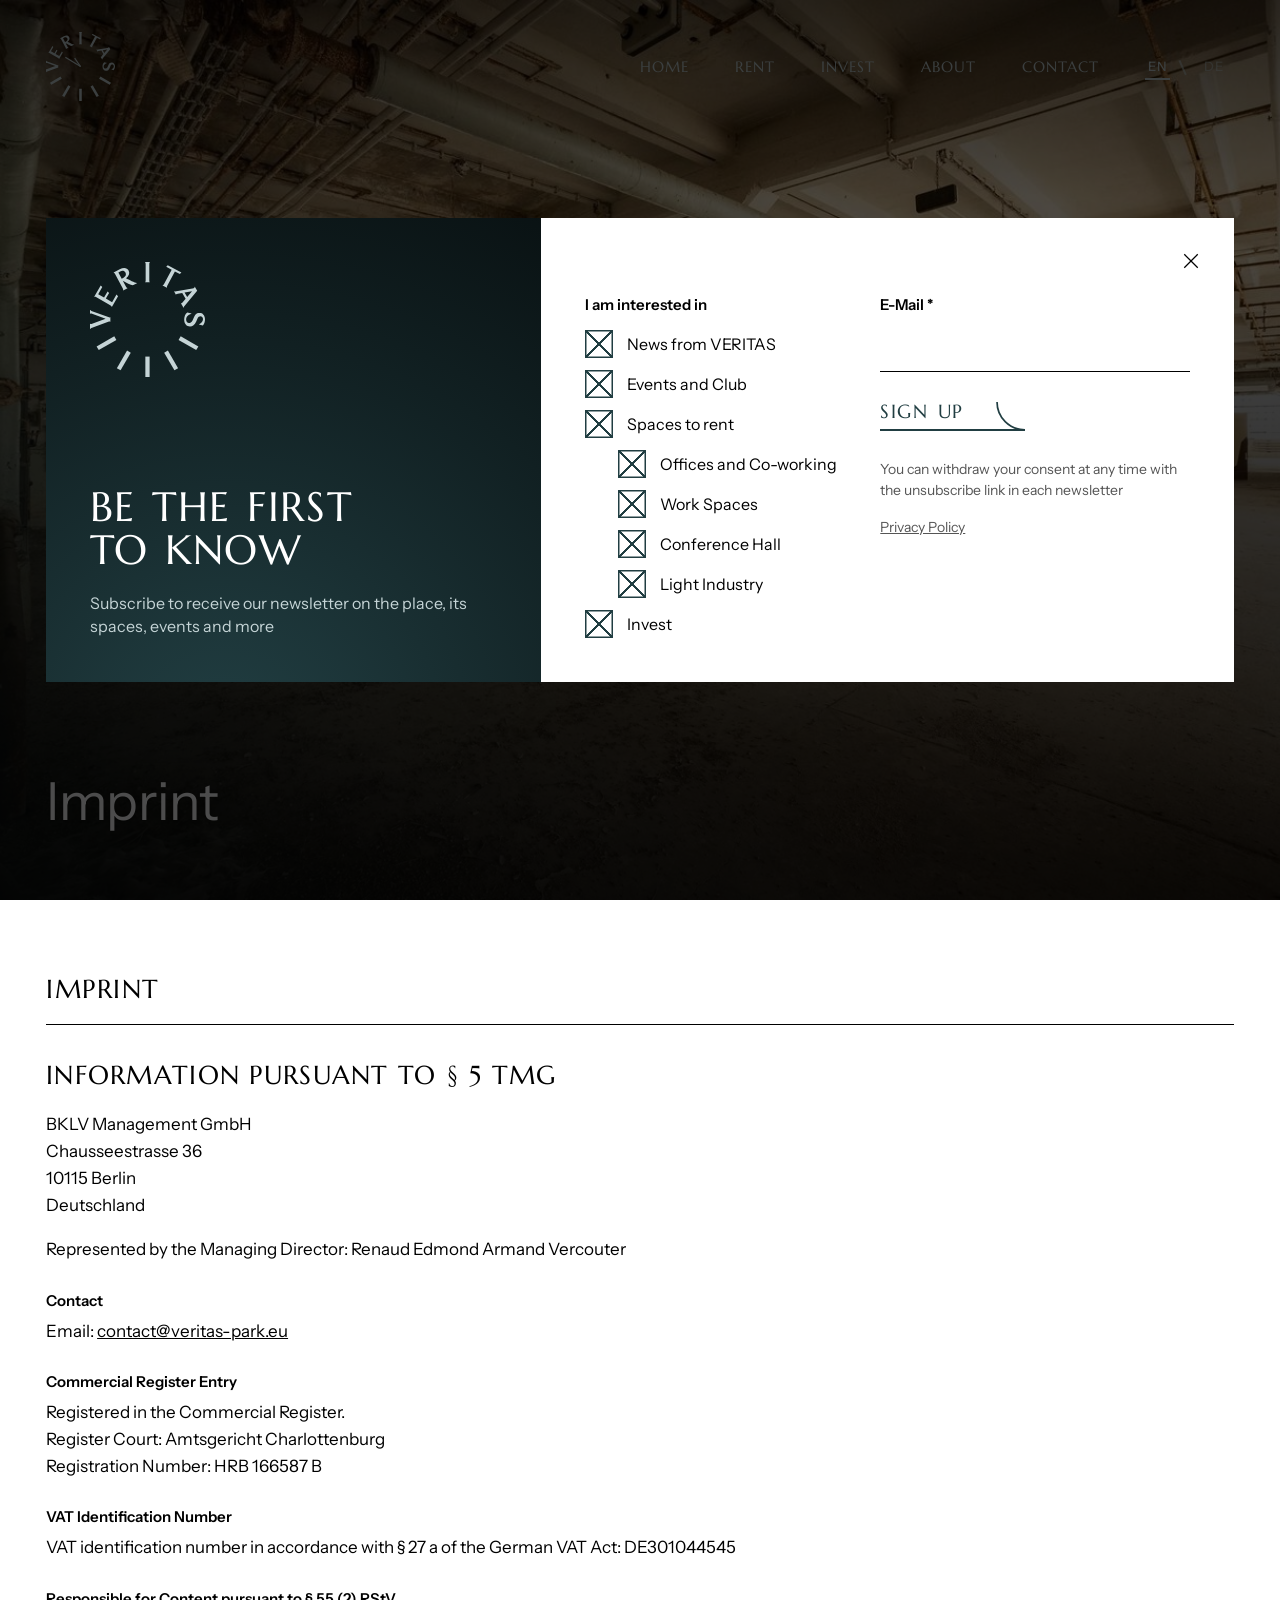
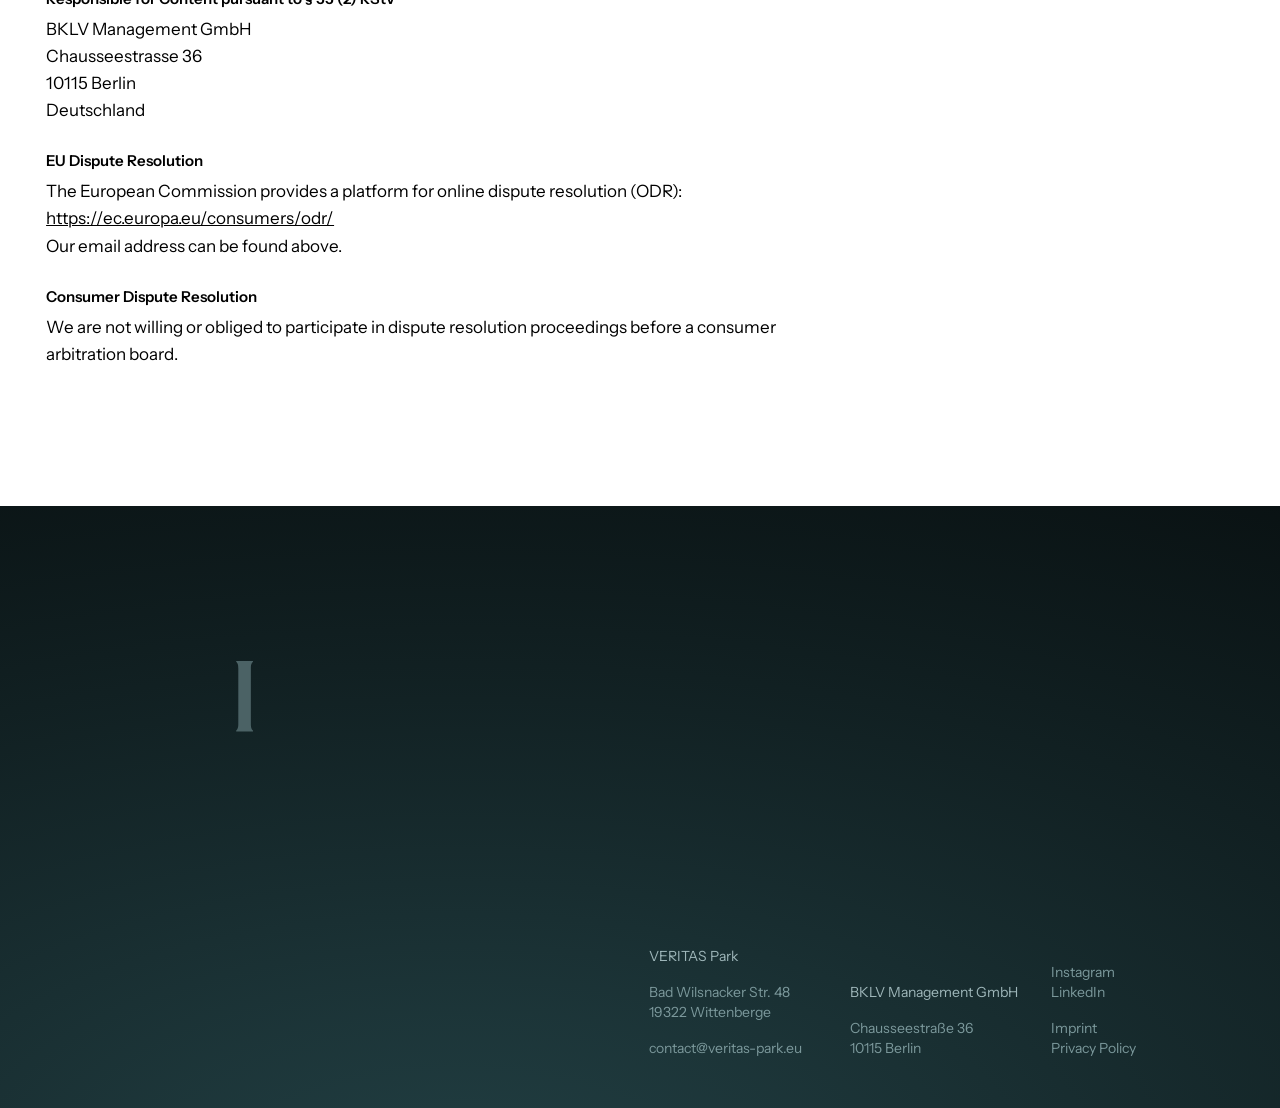
<file: imprint.html>
<!doctype html>
<html lang="en" class="at-top">
<head>
<meta charset="utf-8">
<meta name="viewport" content="width=device-width,initial-scale=1,viewport-fit=cover">
<meta name="theme-color" content="#000000">
<meta name="color-scheme" content="light only">
<title>Imprint, VERITAS</title>
<link rel="icon" href="img/favicon.svg">
<link rel="stylesheet" href="veritas.css?v=84">
<script>try{if(sessionStorage.getItem('v-bar')==='b')document.documentElement.classList.add('scrolled')}catch(e){}</script>
</head>
<!-- VERITAS, the Imprint. Words: veritas-park.eu/impressum and /de/impressum, as they stand. Written 23 Nov 2026. -->
<body class="v" data-hue="turquoise">

<div class="gate" aria-hidden="true"><svg data-symbol viewBox="-40 -40 80 80"></svg></div>

<header class="head">
  <a class="logo" href="index.html" aria-label="VERITAS, home"><i class="mk"></i>
    <svg class="clock" viewBox="0 0 296 296.01" aria-hidden="true"><line class="hand" x1="148" y1="148.005" x2="148" y2="104.08" stroke="currentColor" stroke-width="5.04"/><line class="hand" x1="148" y1="148.005" x2="148" y2="71.61" stroke="currentColor" stroke-width="5.04"/></svg></a>
  <nav class="bar" aria-label="Pages"><a href="index.html">Home</a><a href="rent.html">Rent</a><a href="invest.html">Invest</a><a href="about.html">About</a><a href="contact.html">Contact</a><span class="lang"><button type="button" data-lang="en" aria-pressed="true">EN</button><button type="button" data-lang="de" aria-pressed="false">DE</button></span></nav>
  <button class="menu-btn" aria-expanded="false" aria-controls="nav">Menu</button>
</header>
<nav class="nav dark" id="nav" aria-label="Menu" inert>
  <ul>
    <li><a class="sign one" href="index.html" style="--i:0;--d:0ms"><i class="ic" style="--u:url(img/icons/tower.svg)"></i><span>Home</span><svg class="curve" viewBox="0 0 100 100" aria-hidden="true"><path pathLength="1" d="M100 96.4A96.4 96.4 0 0 1 3.6 0"/></svg></a></li>
    <li><a class="sign one" href="rent.html" style="--i:1;--d:70ms"><i class="ic" style="--u:url(img/icons/space_to_rent.svg)"></i><span>Rent</span><svg class="curve" viewBox="0 0 100 100" aria-hidden="true"><path pathLength="1" d="M100 96.4A96.4 96.4 0 0 1 3.6 0"/></svg></a></li>
    <li><a class="sign one" href="invest.html" style="--i:2;--d:140ms"><i class="ic" style="--u:url(img/icons/economy.svg)"></i><span>Invest</span><svg class="curve" viewBox="0 0 100 100" aria-hidden="true"><path pathLength="1" d="M100 96.4A96.4 96.4 0 0 1 3.6 0"/></svg></a></li>
    <li><a class="sign one" href="about.html" style="--i:3;--d:210ms"><i class="ic" style="--u:url(img/icons/stairs.svg)"></i><span>About</span><svg class="curve" viewBox="0 0 100 100" aria-hidden="true"><path pathLength="1" d="M100 96.4A96.4 96.4 0 0 1 3.6 0"/></svg></a></li>
    <li><a class="sign one" href="contact.html" style="--i:4;--d:280ms"><i class="ic" style="--u:url(img/icons/mail.svg)"></i><span>Contact</span><svg class="curve" viewBox="0 0 100 100" aria-hidden="true"><path pathLength="1" d="M100 96.4A96.4 96.4 0 0 1 3.6 0"/></svg></a></li>
  </ul>
  <div class="foot"><a href="https://www.instagram.com/veritas.park/" target="_blank" rel="noopener">Instagram</a><a href="https://www.linkedin.com/company/veritaspark/" target="_blank" rel="noopener">LinkedIn</a><a href="mailto:contact@veritas-park.eu">contact@veritas-park.eu</a><span class="lang"><button type="button" data-lang="en" aria-pressed="true">EN</button><button type="button" data-lang="de" aria-pressed="false">DE</button></span></div>
</nav>

<main>

<section class="top2" data-ground="dark">
  <img src="img/place/b7_43.jpg" srcset="img/place/m/b7_43.jpg 1280w, img/place/b7_43.jpg 2000w" alt="" fetchpriority="high">
  <div><h1 class="t-line reveal">Imprint</h1></div>
</section>

<section class="pg white legal" data-ground="light" style="border-top:0">
  <p class="t-label">Imprint</p>
  <div class="legal-txt" data-l="en">
<h2>Information pursuant to § 5 TMG</h2>

<p>BKLV Management GmbH<br>Chausseestrasse 36<br>10115 Berlin<br>Deutschland</p>
<p>Represented by the Managing Director: Renaud Edmond Armand Vercouter</p>
<h3>Contact</h3>
<p>Email: <a href="mailto:contact@veritas-park.eu">contact@veritas-park.eu</a></p>
<h3>Commercial Register Entry</h3>
<p>Registered in the Commercial Register.<br>Register Court: Amtsgericht Charlottenburg<br>Registration Number: HRB 166587 B</p>
<h3>VAT Identification Number</h3>
<p>VAT identification number in accordance with § 27 a of the German VAT Act: DE301044545</p>
<h3>Responsible for Content pursuant to § 55 (2) RStV</h3>
<p>BKLV Management GmbH<br>Chausseestrasse 36<br>10115 Berlin<br>Deutschland</p>
<h3>EU Dispute Resolution</h3>
<p>The European Commission provides a platform for online dispute resolution (ODR):<br>
<a href="https://ec.europa.eu/consumers/odr/" target="_blank" rel="noopener">https://ec.europa.eu/consumers/odr/</a><br>Our email address can be found above.</p>
<h3>Consumer Dispute Resolution</h3>
<p>We are not willing or obliged to participate in dispute resolution proceedings before a consumer arbitration board.</p>
  </div>
  <div class="legal-txt" data-l="de">
<h2>Angaben gemäß § 5 TMG</h2>

<p>BKLV Management GmbH<br>Chausseestraße 36<br>10115 Berlin<br>Deutschland</p>
<p>Vertreten durch den Geschäftsführer: Renaud Edmond Armand Vercouter</p>
<h3>Kontakt</h3>
<p>E-Mail: <a href="mailto:contact@veritas-park.eu">contact@veritas-park.eu</a></p>
<h3>Eintragung ins Handelsregister</h3>
<p>Im Handelsregister eingetragen.<br>Registergericht: Amtsgericht Charlottenburg<br>Registernummer: HRB 166587 B</p>
<h3>Umsatzsteuer-Identifikationsnummer</h3>
<p>Umsatzsteuer-Identifikationsnummer gemäß § 27a des deutschen Umsatzsteuergesetzes: DE301044545</p>
<h3>Inhaltlich Verantwortlicher gemäß § 55 Abs. 2 RStV</h3>
<p>BKLV Management GmbH<br>Chausseestraße 36<br>10115 Berlin<br>Deutschland</p>
<h3>Streitbeilegung in der EU</h3>
<p>Die Europäische Kommission stellt eine Plattform für die Online-Streitbeilegung (ODR) bereit:<br><a href="https://ec.europa.eu/consumers/odr/" target="_blank" rel="noopener">
https://ec.europa.eu/consumers/odr/</a><br>Unsere E-Mail-Adresse finden Sie oben.</p>
<h3>Beilegung von Verbraucherstreitigkeiten</h3>
<p>Wir sind weder bereit noch verpflichtet, an Streitbeilegungsverfahren vor einer Verbraucherschlichtungsstelle teilzunehmen.</p>
  </div>
</section>

</main>

<footer class="footer dark end" data-ground="dark">
  <div class="g">
    <div class="c logo" style="--s:5;--sp:6"><i class="mk"></i></div>
    <div class="c col" style="--s:2;--sp:3;--at:7"><b>VERITAS Park</b><p>Bad Wilsnacker Str. 48<br>19322 Wittenberge</p><p><a href="mailto:contact@veritas-park.eu">contact@veritas-park.eu</a></p></div>
    <div class="c col" style="--s:2;--sp:3"><b>BKLV Management GmbH</b><p>Chausseestraße 36<br>10115 Berlin</p></div>
    <div class="c col" style="--s:2;--sp:6"><a href="https://www.instagram.com/veritas.park/" target="_blank" rel="noopener">Instagram</a><a href="https://www.linkedin.com/company/veritaspark/" target="_blank" rel="noopener">LinkedIn</a><p><a href="imprint.html">Imprint</a><a href="privacy.html">Privacy Policy</a></p></div>
  </div>
</footer>

<script src="veritas.js?v=65"></script>
<script src="symbol.js?v=43"></script>
<script src="de.js?v=31"></script>
<script src="i18n.js?v=49" defer></script>
</body>
</html>
</file>
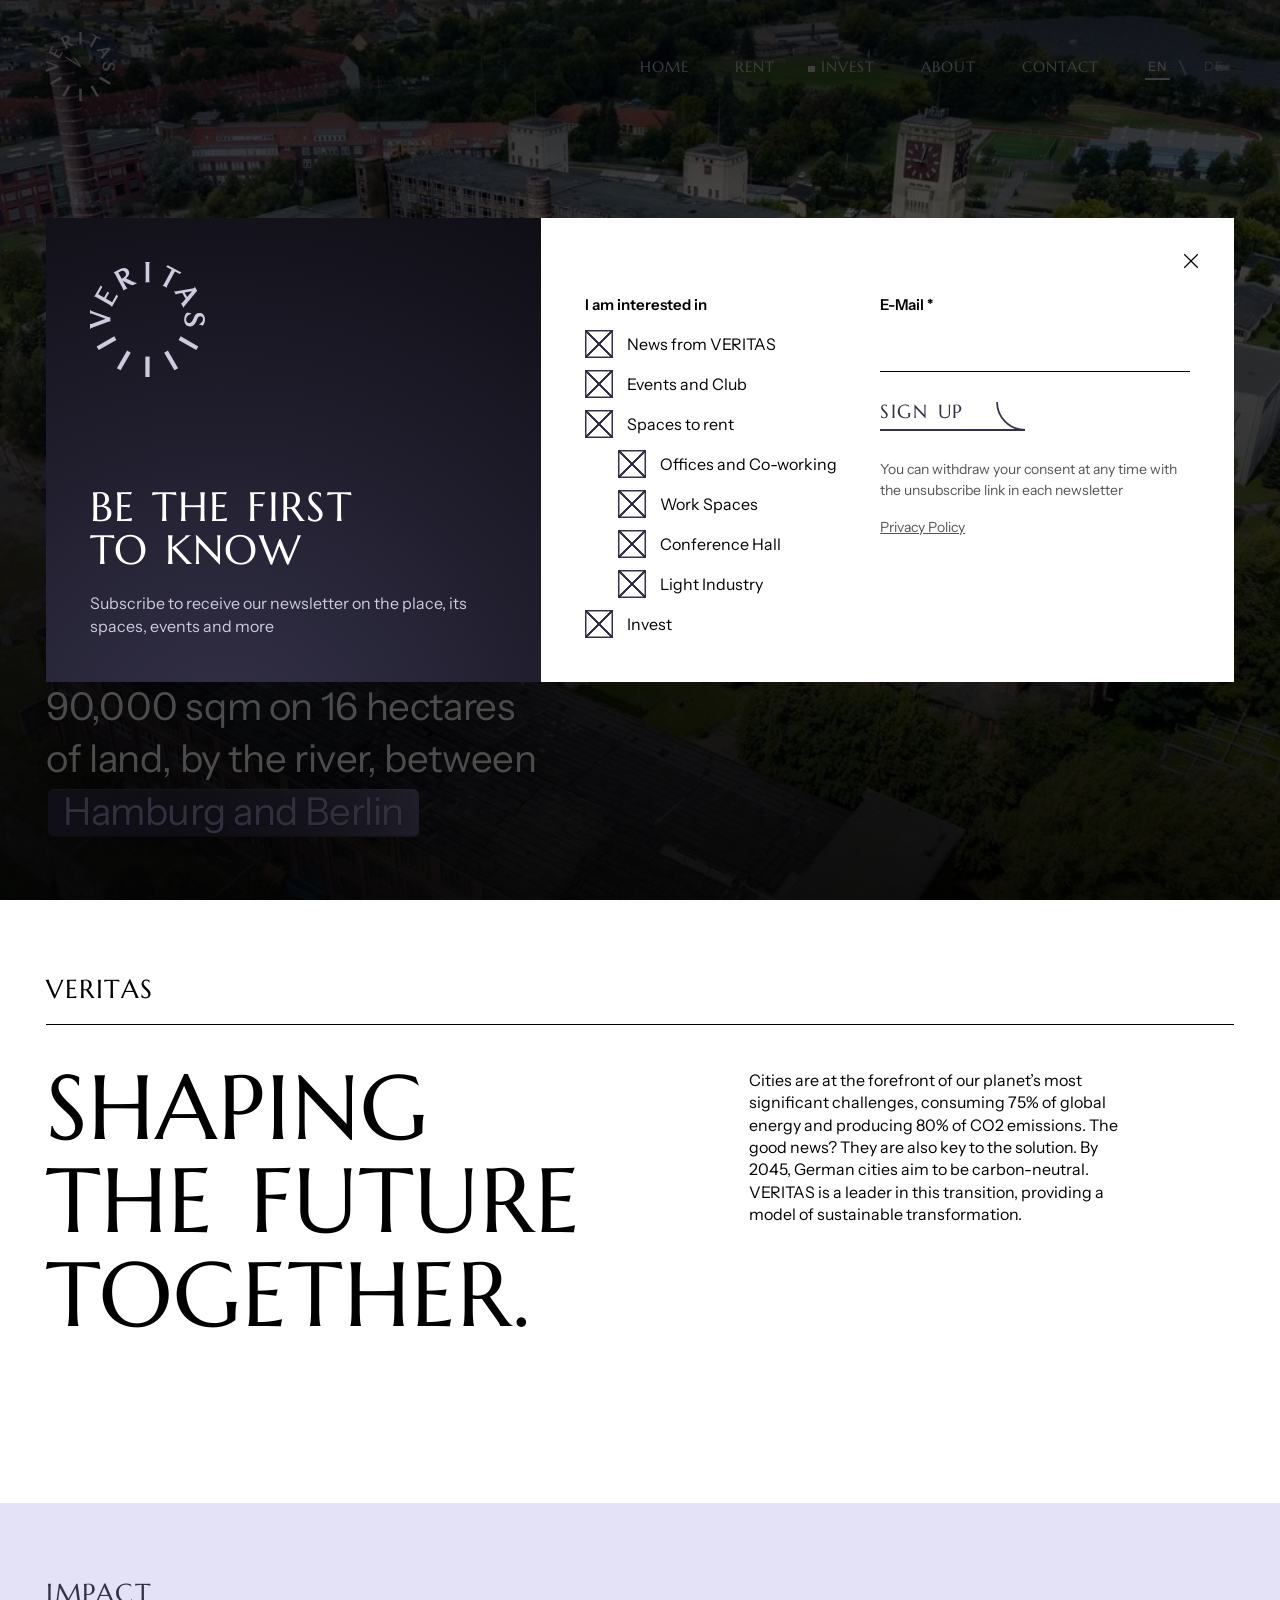
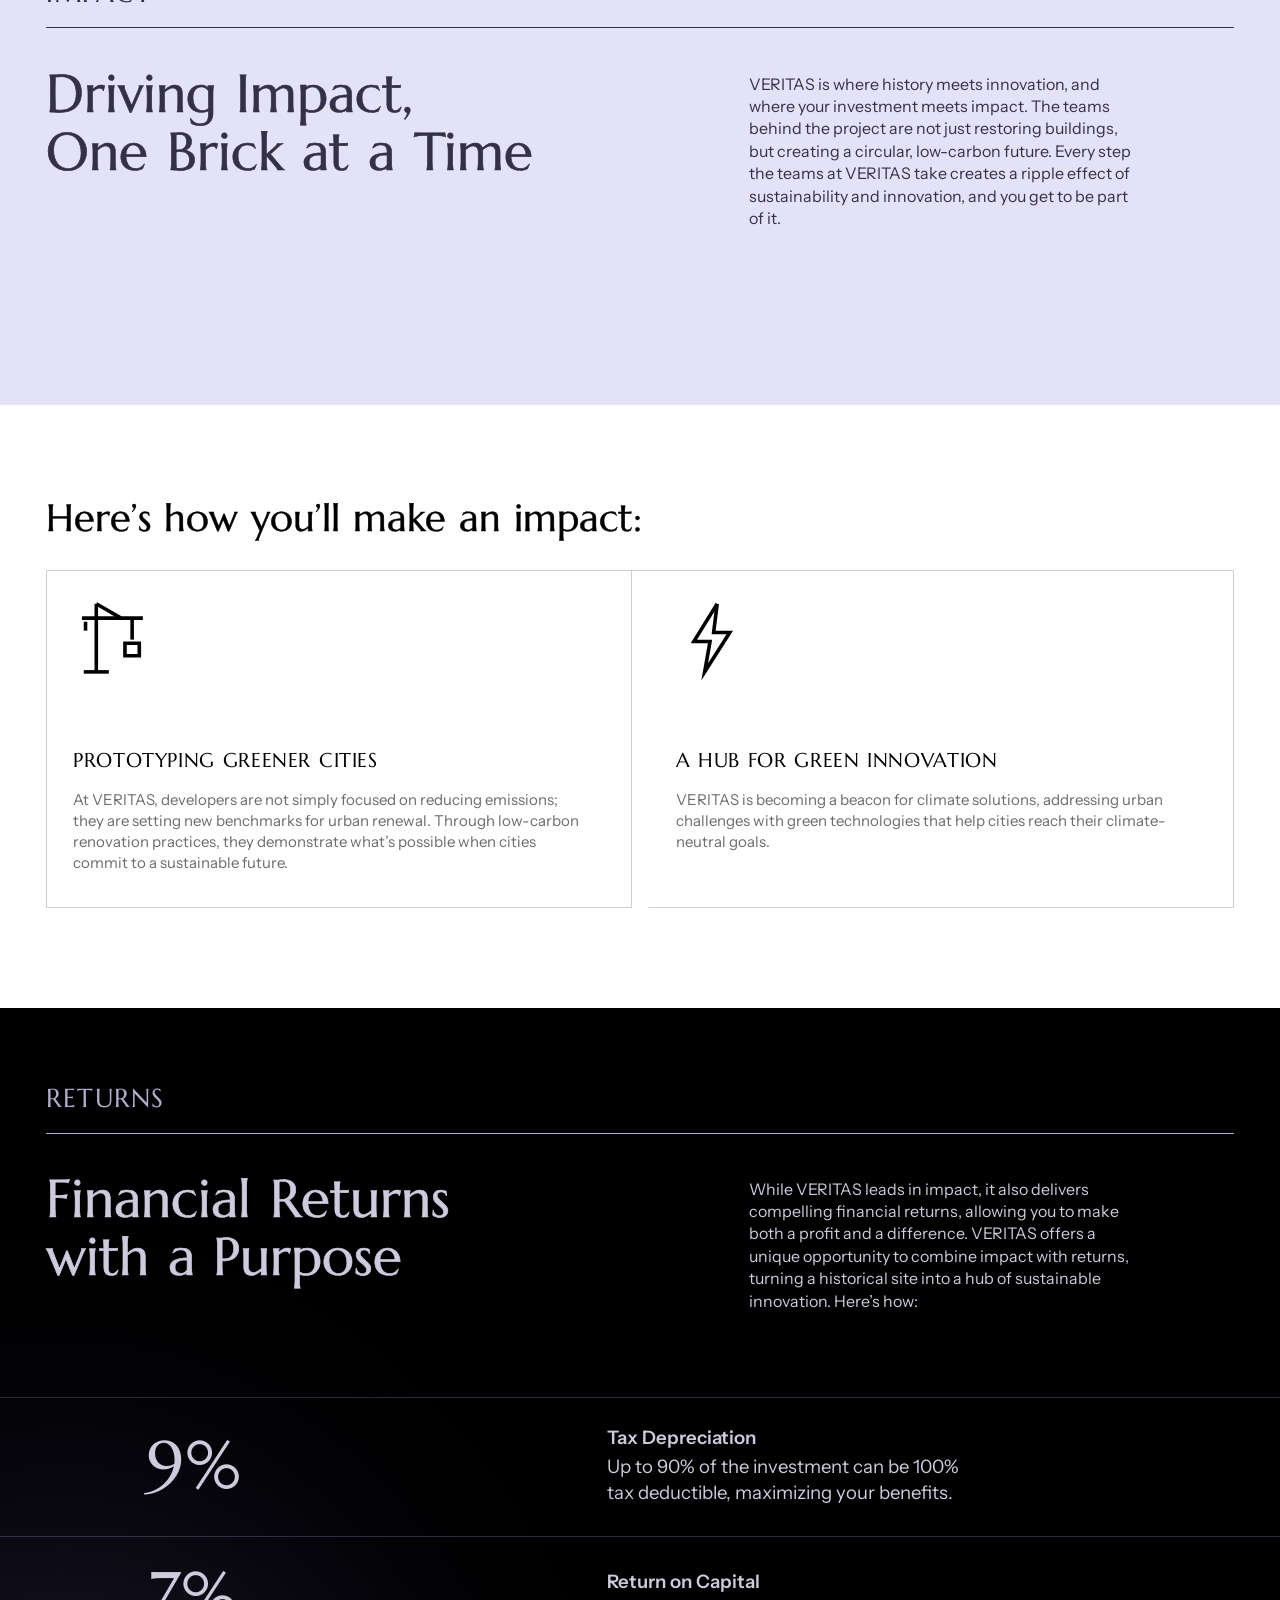
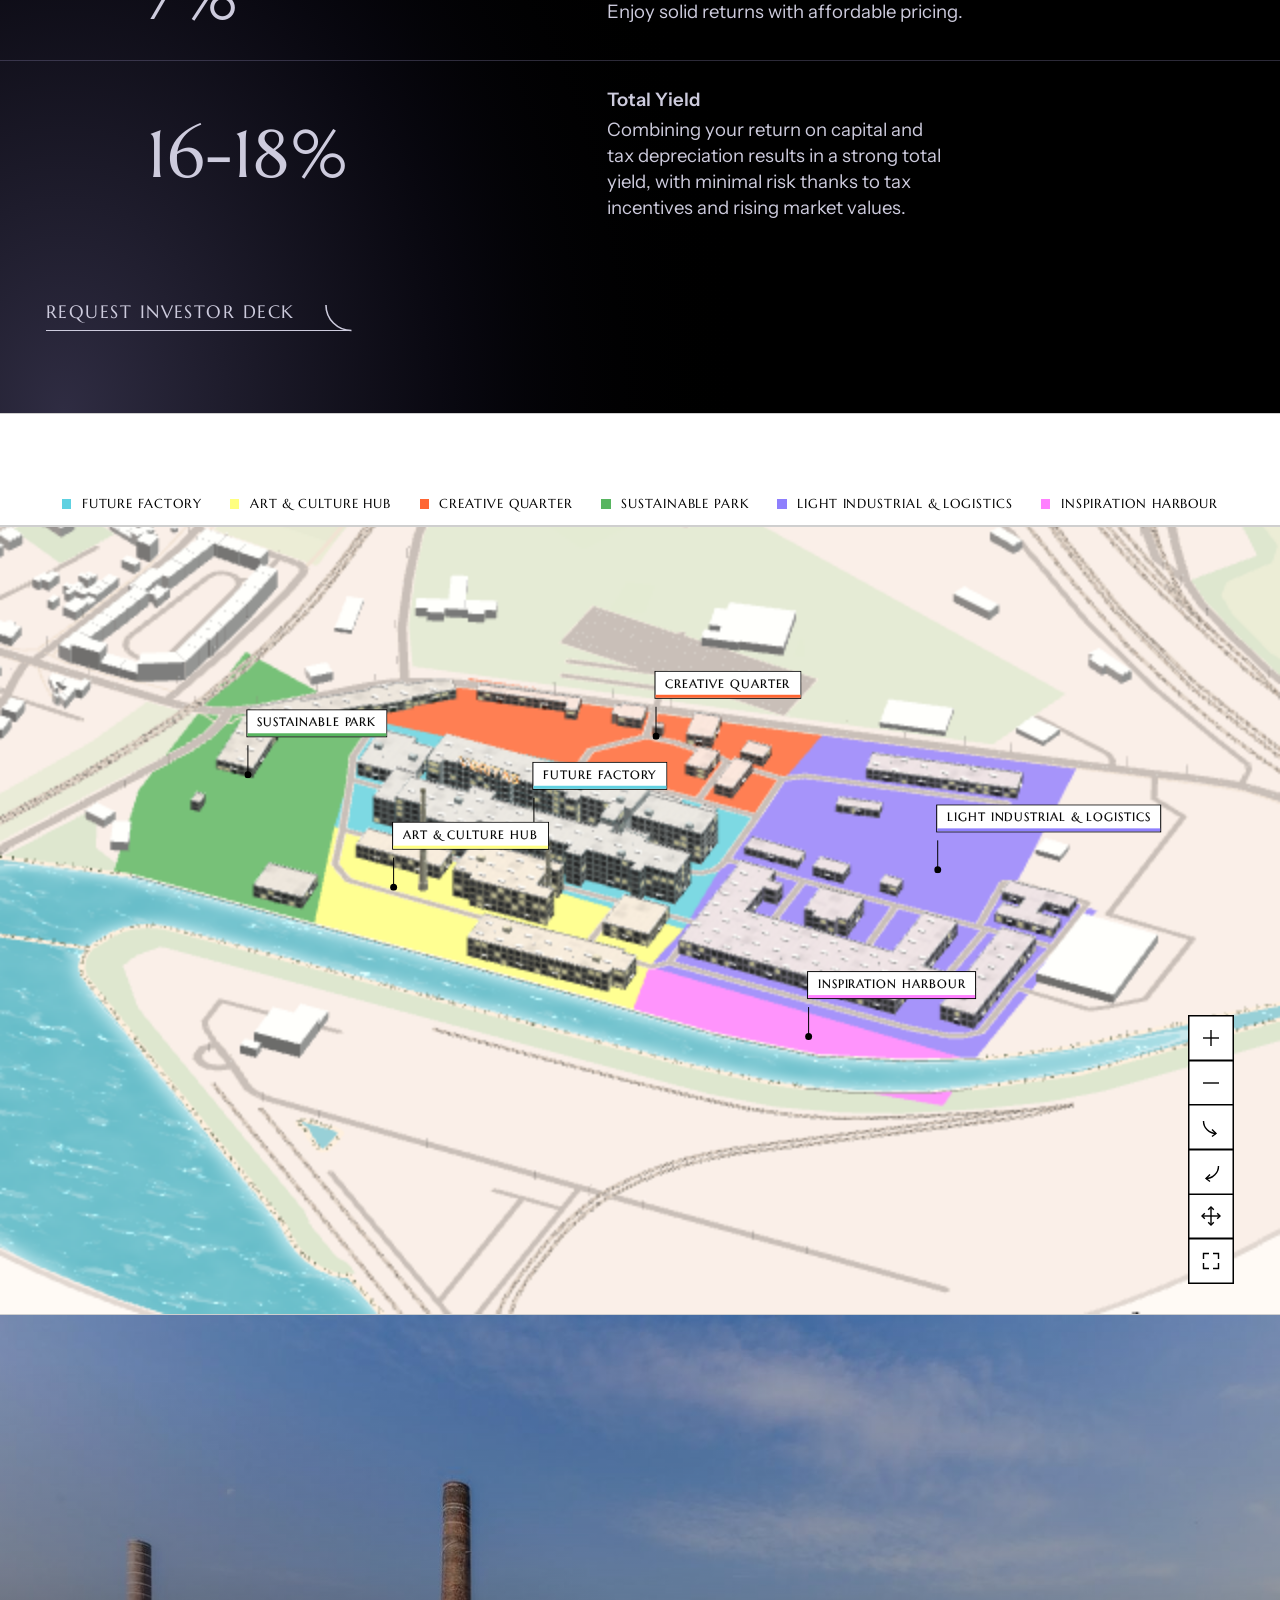
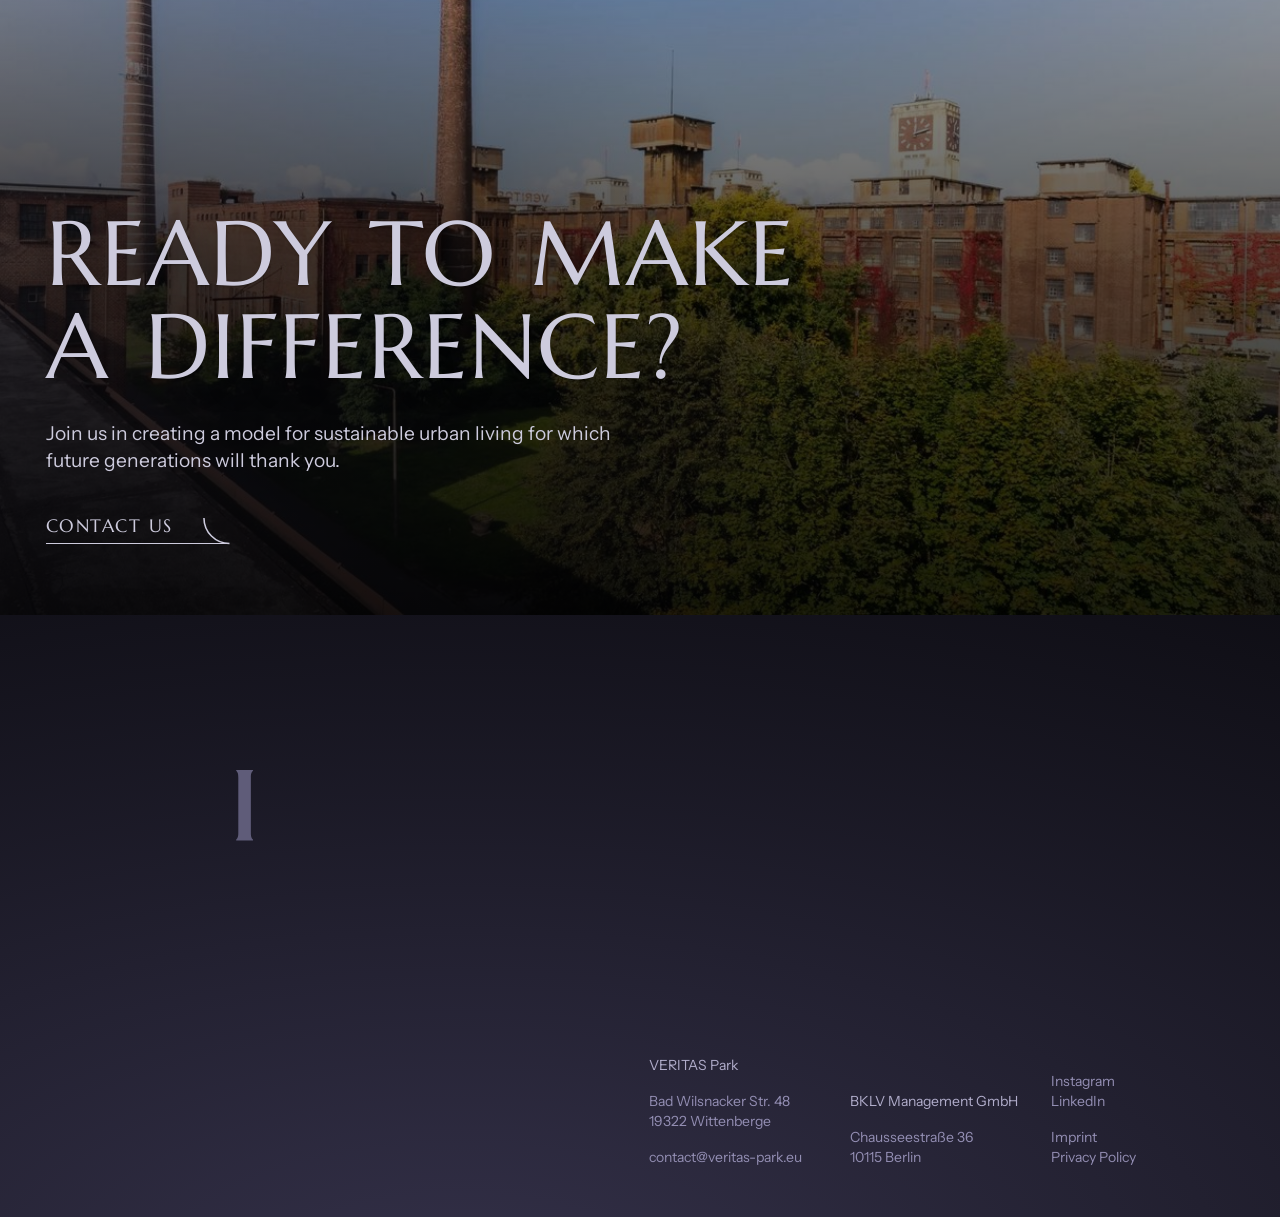
<file: invest.html>
<!doctype html>
<html lang="en" class="at-top">
<head>
<meta charset="utf-8">
<meta name="viewport" content="width=device-width,initial-scale=1,viewport-fit=cover">
<meta name="theme-color" content="#000000">
<meta name="color-scheme" content="light only">
<title>Invest, VERITAS</title>
<link rel="icon" href="img/favicon.svg">
<link rel="stylesheet" href="veritas.css?v=84">
<script>try{if(sessionStorage.getItem('v-bar')==='b')document.documentElement.classList.add('scrolled')}catch(e){}</script>
</head>
<!-- VERITAS, the Invest page. Written by hand, 22 Nov 2026 (round 3). Words: veritas-park.eu/invest. Look: the brand book. -->
<body class="v" data-hue="purple">

<div class="gate" aria-hidden="true"><svg data-symbol viewBox="-40 -40 80 80"></svg></div>

<header class="head">
  <a class="logo" href="index.html" aria-label="VERITAS, home"><i class="mk"></i>
    <svg class="clock" viewBox="0 0 296 296.01" aria-hidden="true"><line class="hand" x1="148" y1="148.005" x2="148" y2="104.08" stroke="currentColor" stroke-width="5.04"/><line class="hand" x1="148" y1="148.005" x2="148" y2="71.61" stroke="currentColor" stroke-width="5.04"/></svg></a>
  <nav class="bar" aria-label="Pages"><a href="index.html">Home</a><a href="rent.html">Rent</a><a href="invest.html" aria-current="page">Invest</a><a href="about.html">About</a><a href="contact.html">Contact</a><span class="lang"><button type="button" data-lang="en" aria-pressed="true">EN</button><button type="button" data-lang="de" aria-pressed="false">DE</button></span></nav>
  <button class="menu-btn" aria-expanded="false" aria-controls="nav">Menu</button>
</header>
<nav class="nav dark" id="nav" aria-label="Menu" inert>
  <ul>
    <li><a class="sign one" href="index.html" style="--i:0;--d:0ms"><i class="ic" style="--u:url(img/icons/tower.svg)"></i><span>Home</span><svg class="curve" viewBox="0 0 100 100" aria-hidden="true"><path pathLength="1" d="M100 96.4A96.4 96.4 0 0 1 3.6 0"/></svg></a></li>
    <li><a class="sign one" href="rent.html" style="--i:1;--d:70ms"><i class="ic" style="--u:url(img/icons/space_to_rent.svg)"></i><span>Rent</span><svg class="curve" viewBox="0 0 100 100" aria-hidden="true"><path pathLength="1" d="M100 96.4A96.4 96.4 0 0 1 3.6 0"/></svg></a></li>
    <li><a class="sign one" href="invest.html" aria-current="page" style="--i:2;--d:140ms"><i class="ic" style="--u:url(img/icons/economy.svg)"></i><span>Invest</span><svg class="curve" viewBox="0 0 100 100" aria-hidden="true"><path pathLength="1" d="M100 96.4A96.4 96.4 0 0 1 3.6 0"/></svg></a></li>
    <li><a class="sign one" href="about.html" style="--i:3;--d:210ms"><i class="ic" style="--u:url(img/icons/stairs.svg)"></i><span>About</span><svg class="curve" viewBox="0 0 100 100" aria-hidden="true"><path pathLength="1" d="M100 96.4A96.4 96.4 0 0 1 3.6 0"/></svg></a></li>
    <li><a class="sign one" href="contact.html" style="--i:4;--d:280ms"><i class="ic" style="--u:url(img/icons/mail.svg)"></i><span>Contact</span><svg class="curve" viewBox="0 0 100 100" aria-hidden="true"><path pathLength="1" d="M100 96.4A96.4 96.4 0 0 1 3.6 0"/></svg></a></li>
  </ul>
  <div class="foot"><a href="https://www.instagram.com/veritas.park/" target="_blank" rel="noopener">Instagram</a><a href="https://www.linkedin.com/company/veritaspark/" target="_blank" rel="noopener">LinkedIn</a><a href="mailto:contact@veritas-park.eu">contact@veritas-park.eu</a><span class="lang"><button type="button" data-lang="en" aria-pressed="true">EN</button><button type="button" data-lang="de" aria-pressed="false">DE</button></span></div>
</nav>

<main>

<!-- the opening: the whole site from the air, the first sentence of the live page -->
<section class="top2" data-ground="dark">
  <img src="img/place/aerial_0.jpg" srcset="img/place/m/aerial_0.jpg 1280w, img/place/aerial_0.jpg 2000w" alt="The VERITAS site seen from the air" fetchpriority="high">
  <div>
    <span class="t-brush reveal">Invest</span>
    <h1 class="t-line reveal" style="--d:90ms">90,000 sqm on 16 hectares of land, by the river, between <a class="pill" href="#returns">Hamburg and Berlin</a></h1>
  </div>
</section>

<!-- the lead of the live page -->
<section class="pg white" data-ground="light" style="--rows:6;border-top:0">
  <p class="t-label">VERITAS</p>
  <h2 class="t-caps reveal" style="grid-column:1/8">Shaping the future together.</h2>
  <div class="t-body reveal" style="grid-column:8/12;--d:90ms"><p>Cities are at the forefront of our planet’s most significant challenges, consuming 75% of global energy and producing 80% of CO2 emissions. The good news? They are also key to the solution. By 2045, German cities aim to be carbon-neutral. VERITAS is a leader in this transition, providing a model of sustainable transformation.</p></div>
</section>

<!-- Impact -->
<section class="pg pastel" data-ground="light" style="--rows:6">
  <p class="t-label">Impact</p>
  <h2 class="t-serif reveal" style="grid-column:1/8">Driving Impact, One Brick at a Time</h2>
  <div class="t-body reveal" style="grid-column:8/12;--d:90ms"><p>VERITAS is where history meets innovation, and where your investment meets impact. The teams behind the project are not just restoring buildings, but creating a circular, low-carbon future. Every step the teams at VERITAS take creates a ripple effect of sustainability and innovation, and you get to be part of it.</p></div>
</section>
<section class="white" data-ground="light" style="padding-bottom:calc(var(--row)*.7)">
  <div class="pg" style="--rows:2;border-top:0"><p class="t-serif m reveal" style="grid-column:1/-1">Here’s how you’ll make an impact:</p></div>
  <div class="tiles two">
    <article class="tile2 reveal"><svg class="ico draw" viewBox="0 0 100 100" aria-hidden="true"><path d="M32.5 97.5V2.5"/><path d="M12.5 22.5H97.5"/><path d="M32.5 2.5L67.1 22.5"/><path d="M17.5 27.5V40"/><path d="M82.5 25V52.5"/><path d="M72.5 57.5H92.5V75H72.5Z"/><path d="M15 97.5H50"/></svg><h3>Prototyping Greener Cities</h3><p style="max-width:34em">At VERITAS, developers are not simply focused on reducing emissions; they are setting new benchmarks for urban renewal. Through low-carbon renovation practices, they demonstrate what’s possible when cities commit to a sustainable future.</p></article>
    <article class="tile2 reveal" style="--d:90ms"><svg class="ico draw" viewBox="0 0 100 100" aria-hidden="true"><path d="M57.5 2.5L25 55H47.5L40 97.5L75 42.5H52.5Z"/></svg><h3>A Hub for Green Innovation</h3><p style="max-width:34em">VERITAS is becoming a beacon for climate solutions, addressing urban challenges with green technologies that help cities reach their climate-neutral goals.</p></article>
  </div>
</section>

<!-- Financial returns: the three figures of the live page, one to a line, on the dark ground -->
<section class="dark" data-ground="dark" id="returns" style="padding-bottom:calc(var(--row)*.8)">
  <div class="pg dark" style="--rows:5;background:none">
    <p class="t-label" style="color:var(--on-dark-2)">Returns</p>
    <h2 class="t-serif reveal" style="grid-column:1/8">Financial Returns with a Purpose</h2>
    <div class="t-body reveal" style="grid-column:8/12;--d:90ms"><p>While VERITAS leads in impact, it also delivers compelling financial returns, allowing you to make both a profit and a difference. VERITAS offers a unique opportunity to combine impact with returns, turning a historical site into a hub of sustainable innovation. Here’s how:</p></div>
  </div>
  <div class="frow reveal"><b>9%</b><p><strong>Tax Depreciation</strong>Up to 90% of the investment can be 100% tax deductible, maximizing your benefits.</p></div>
  <div class="frow reveal"><b>7%</b><p><strong>Return on Capital</strong>Enjoy solid returns with affordable pricing.</p></div>
  <div class="frow reveal"><b>16-18%</b><p><strong>Total Yield</strong>Combining your return on capital and tax depreciation results in a strong total yield, with minimal risk thanks to tax incentives and rising market values.</p></div>
  <div style="padding:calc(var(--row)*.5) var(--m) 0"><a class="sbtn" href="mailto:info@eurinvest.net"><span>Request Investor Deck</span><svg class="curve" viewBox="0 0 100 100" aria-hidden="true"><path pathLength="1" d="M100 96.4A96.4 96.4 0 0 1 3.6 0"/></svg></a></div>
</section>

<!-- the place in 3D, where the live page shows its map -->
<section class="urb white" data-ground="light">
  <div class="stage" data-urbanotop><canvas aria-label="The VERITAS site in three dimensions, in six quarters"></canvas></div>
</section>

<!-- the call of the live page -->
<section class="call2" data-ground="dark">
  <img src="img/place/b4roof_019.jpg" srcset="img/place/m/b4roof_019.jpg 1280w, img/place/b4roof_019.jpg 2000w" alt="" loading="lazy">
  <div>
    <h2 class="t-caps reveal">Ready to Make a Difference?</h2>
    <p class="t-body reveal" style="--d:90ms;margin-top:calc(var(--row)*.26);font-size:clamp(18px,1.5vw,24px);max-width:30em;color:var(--on-dark)">Join us in creating a model for sustainable urban living for which future generations will thank you.</p>
    <div class="sbtns reveal" style="--d:160ms"><a class="sbtn" href="contact-invest.html"><span>Contact us</span><svg class="curve" viewBox="0 0 100 100" aria-hidden="true"><path pathLength="1" d="M100 96.4A96.4 96.4 0 0 1 3.6 0"/></svg></a></div>
  </div>
</section>

</main>

<footer class="footer dark end" data-ground="dark">
  <div class="g">
    <div class="c logo" style="--s:5;--sp:6"><i class="mk"></i></div>
    <div class="c col" style="--s:2;--sp:3;--at:7"><b>VERITAS Park</b><p>Bad Wilsnacker Str. 48<br>19322 Wittenberge</p><p><a href="mailto:contact@veritas-park.eu">contact@veritas-park.eu</a></p></div>
    <div class="c col" style="--s:2;--sp:3"><b>BKLV Management GmbH</b><p>Chausseestraße 36<br>10115 Berlin</p></div>
    <div class="c col" style="--s:2;--sp:6"><a href="https://www.instagram.com/veritas.park/" target="_blank" rel="noopener">Instagram</a><a href="https://www.linkedin.com/company/veritaspark/" target="_blank" rel="noopener">LinkedIn</a><p><a href="imprint.html">Imprint</a><a href="privacy.html">Privacy Policy</a></p></div>
  </div>
</footer>

<script src="veritas.js?v=65"></script>
<script src="symbol.js?v=43"></script>
<script src="de.js?v=31"></script>
<script src="i18n.js?v=49" defer></script>
<script src="later.js?v=1" data-near="[data-urbanotop],.stack .view" data-load="lib/three.min.js,site_map.js?v=34,urb_kit.js?v=37,urb_water.js?v=37,urb_ground.js?v=37,urb_rail.js?v=37,urb_roofs.js?v=37,urb_trees.js?v=53,urb_sign.js?v=37,urbanotop.js?v=54"></script>
</body>
</html>
</file>
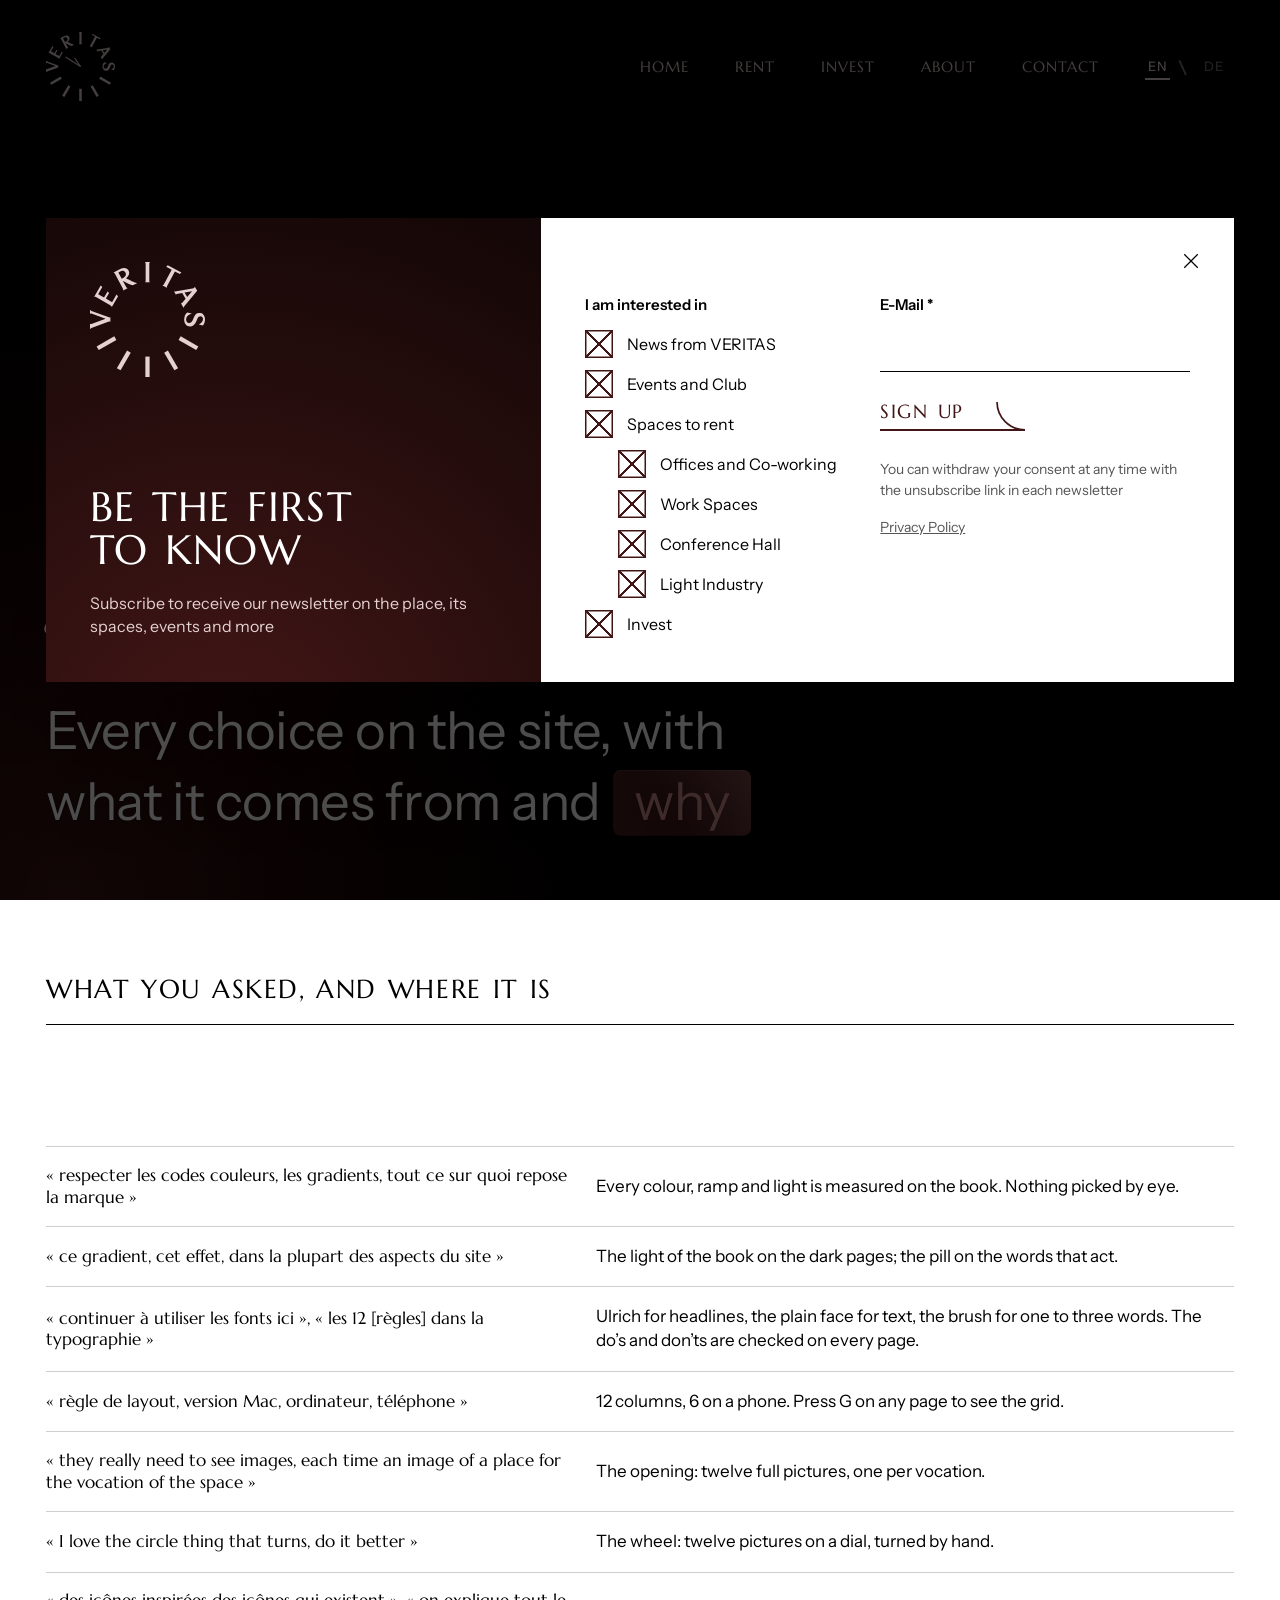
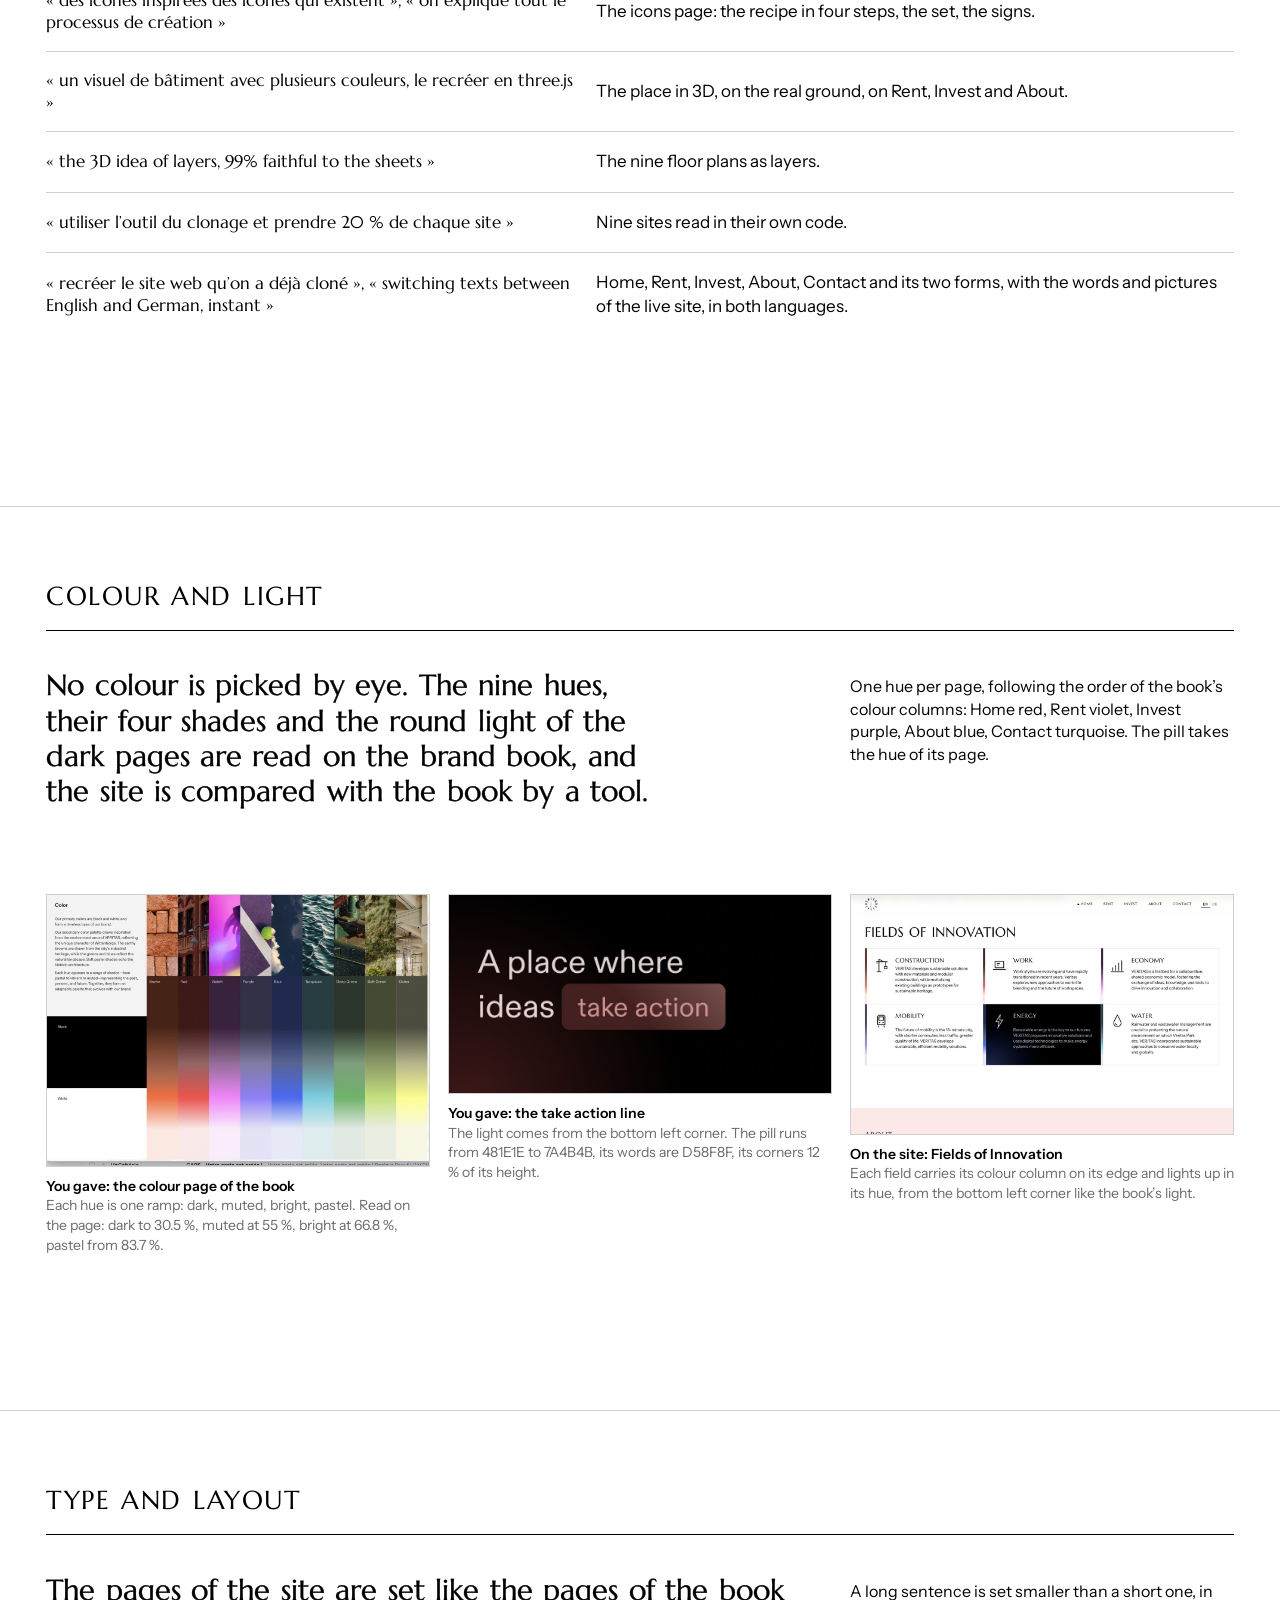
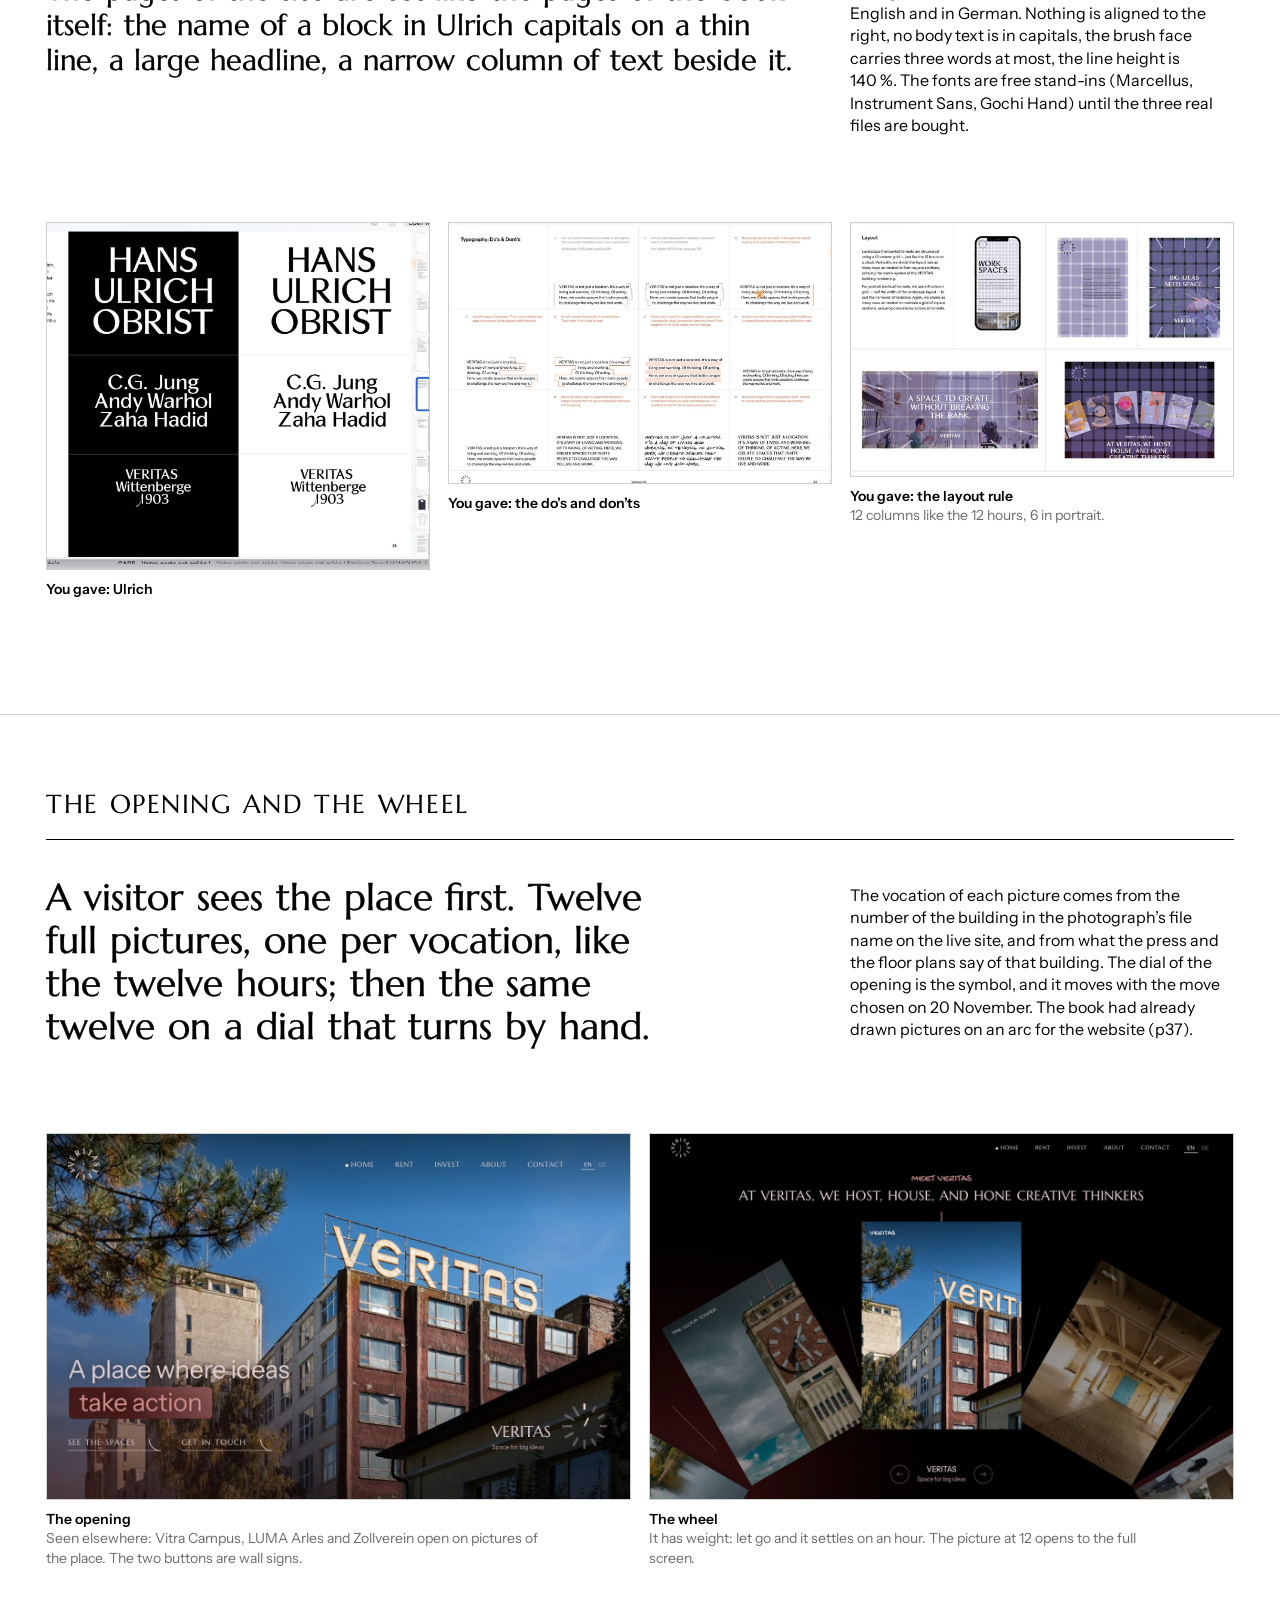
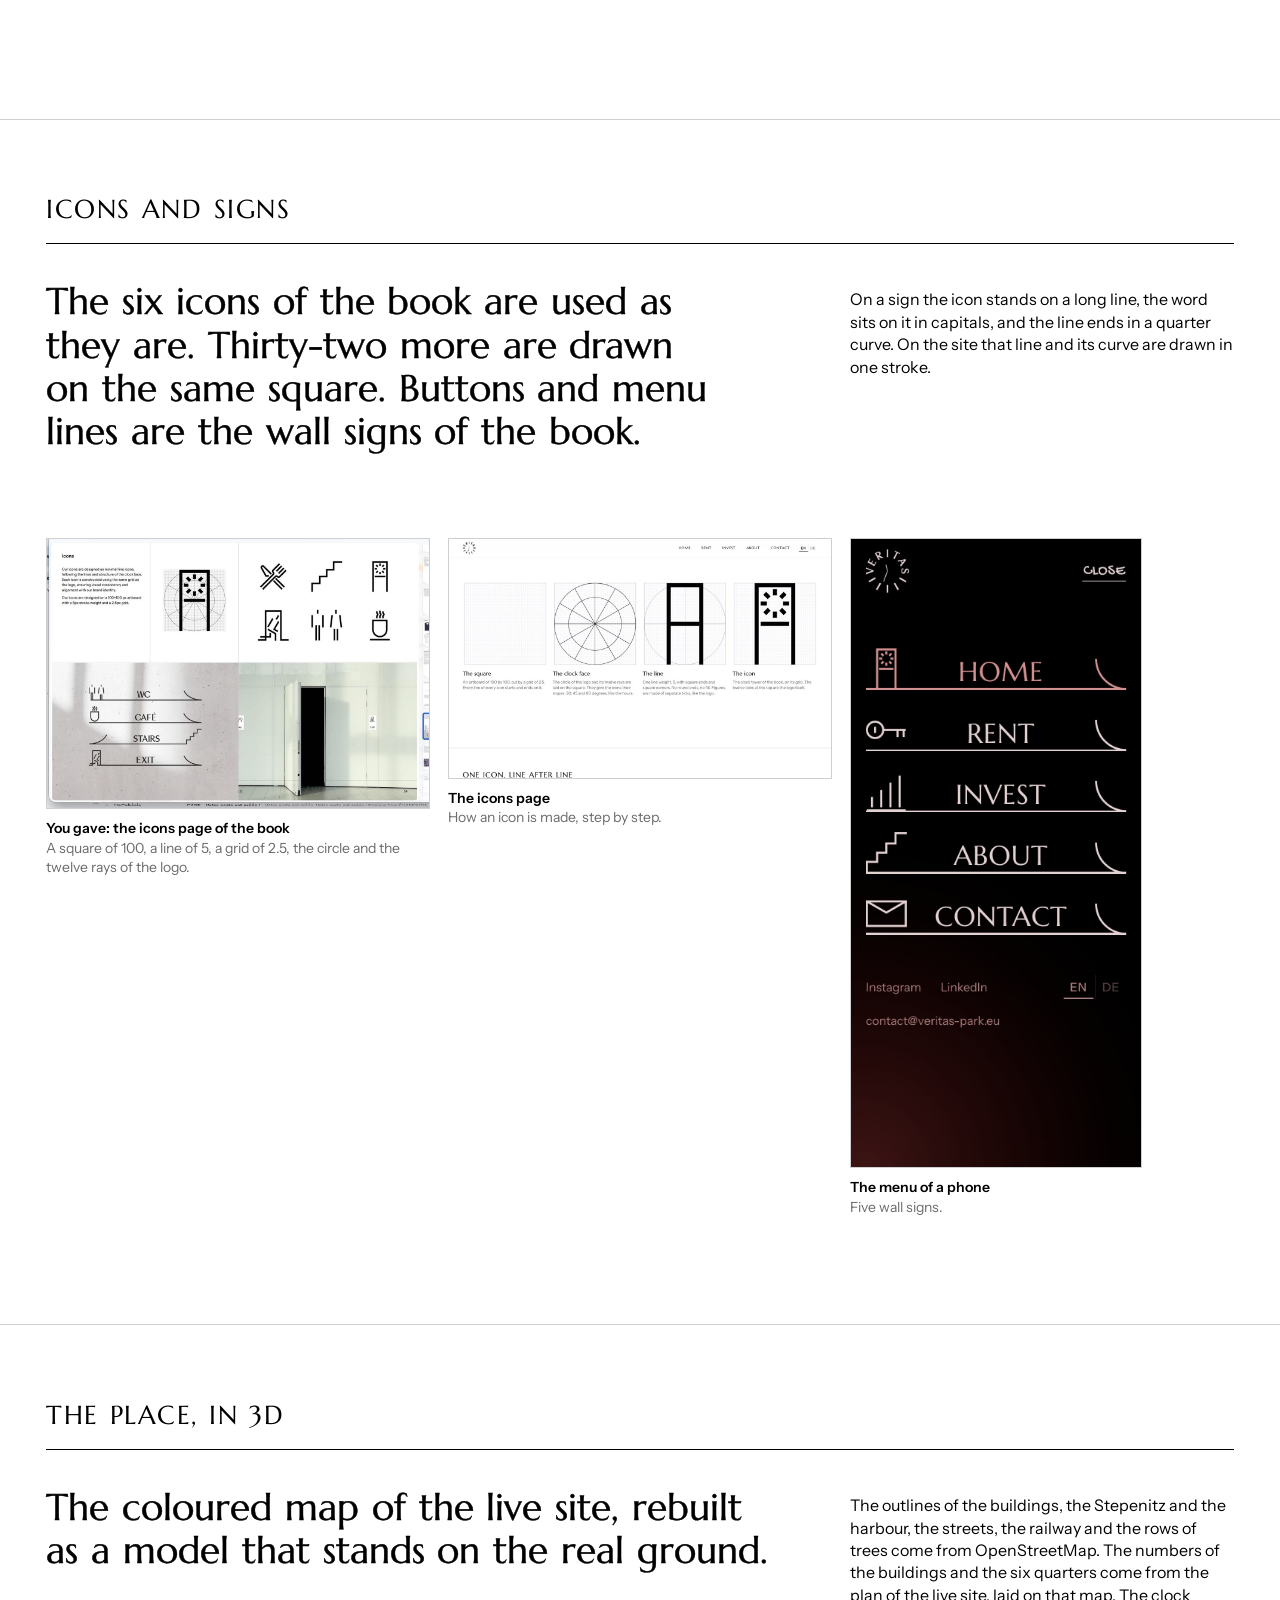
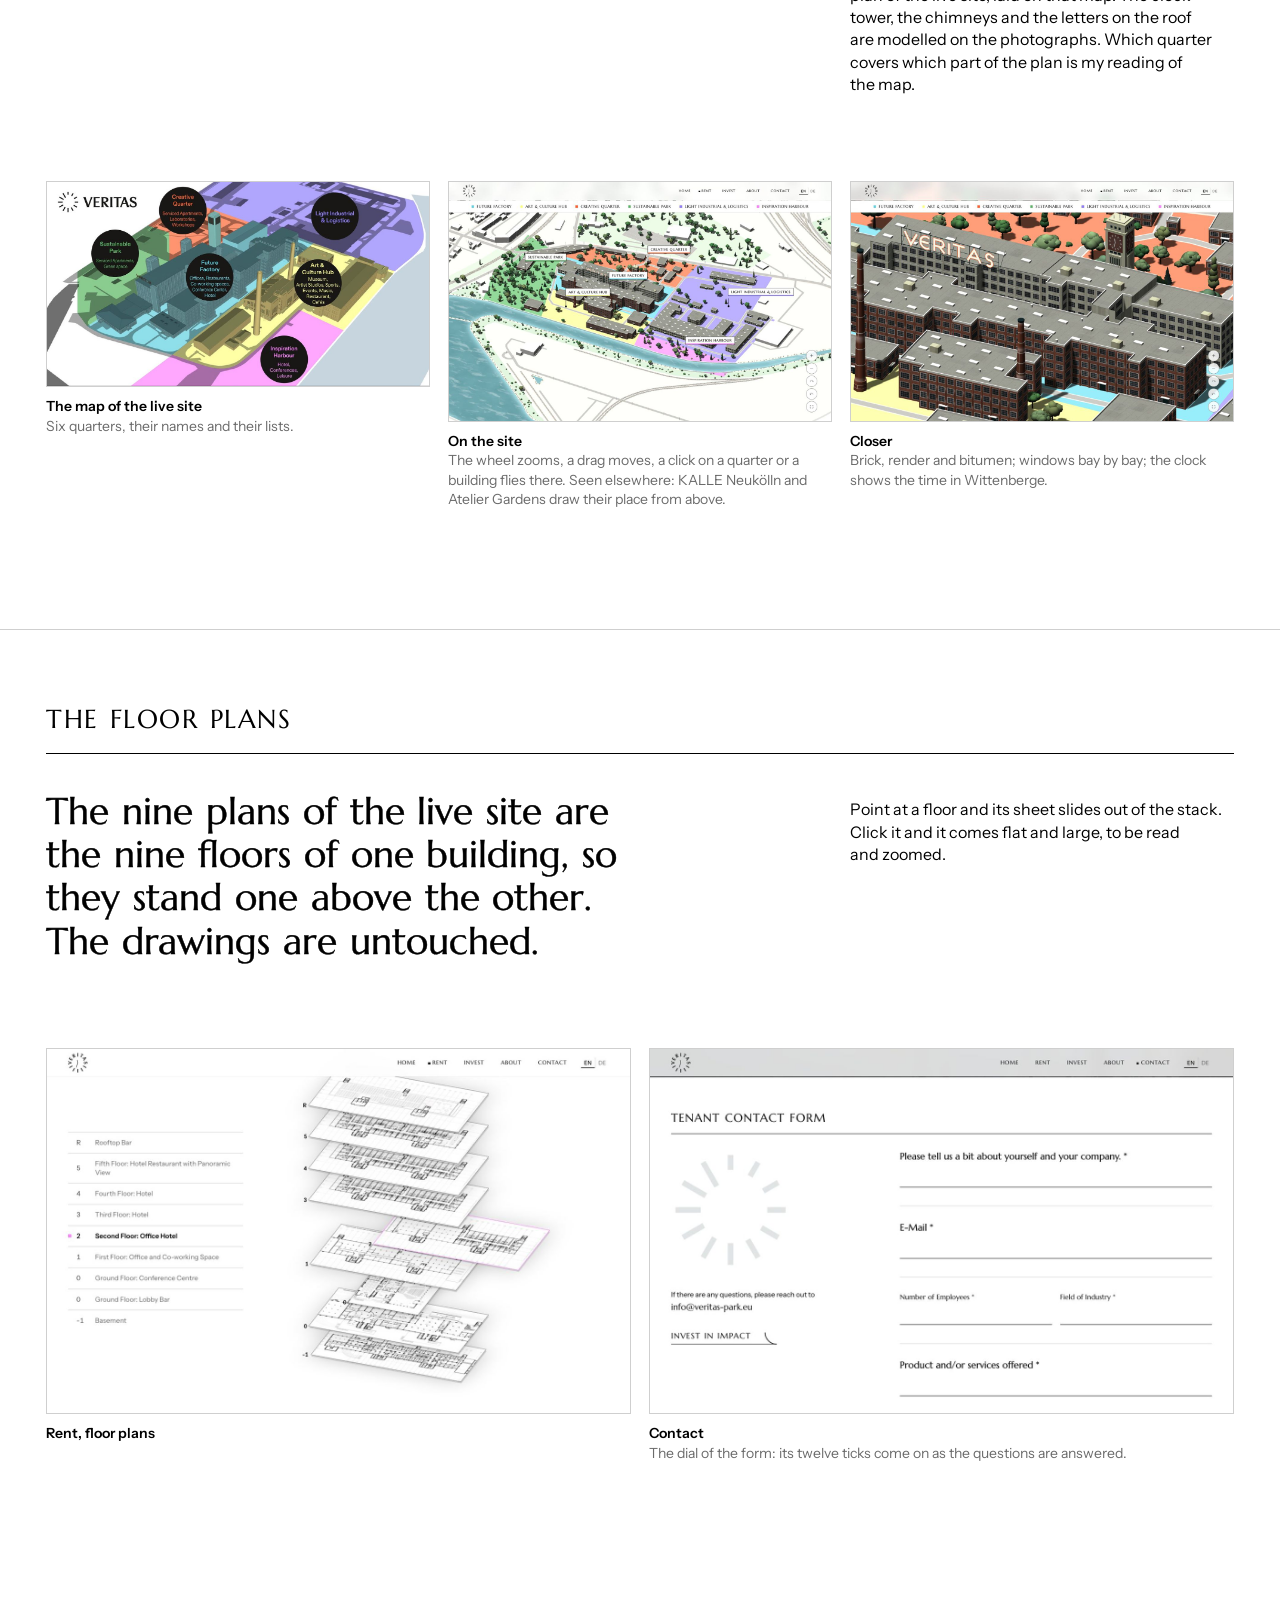
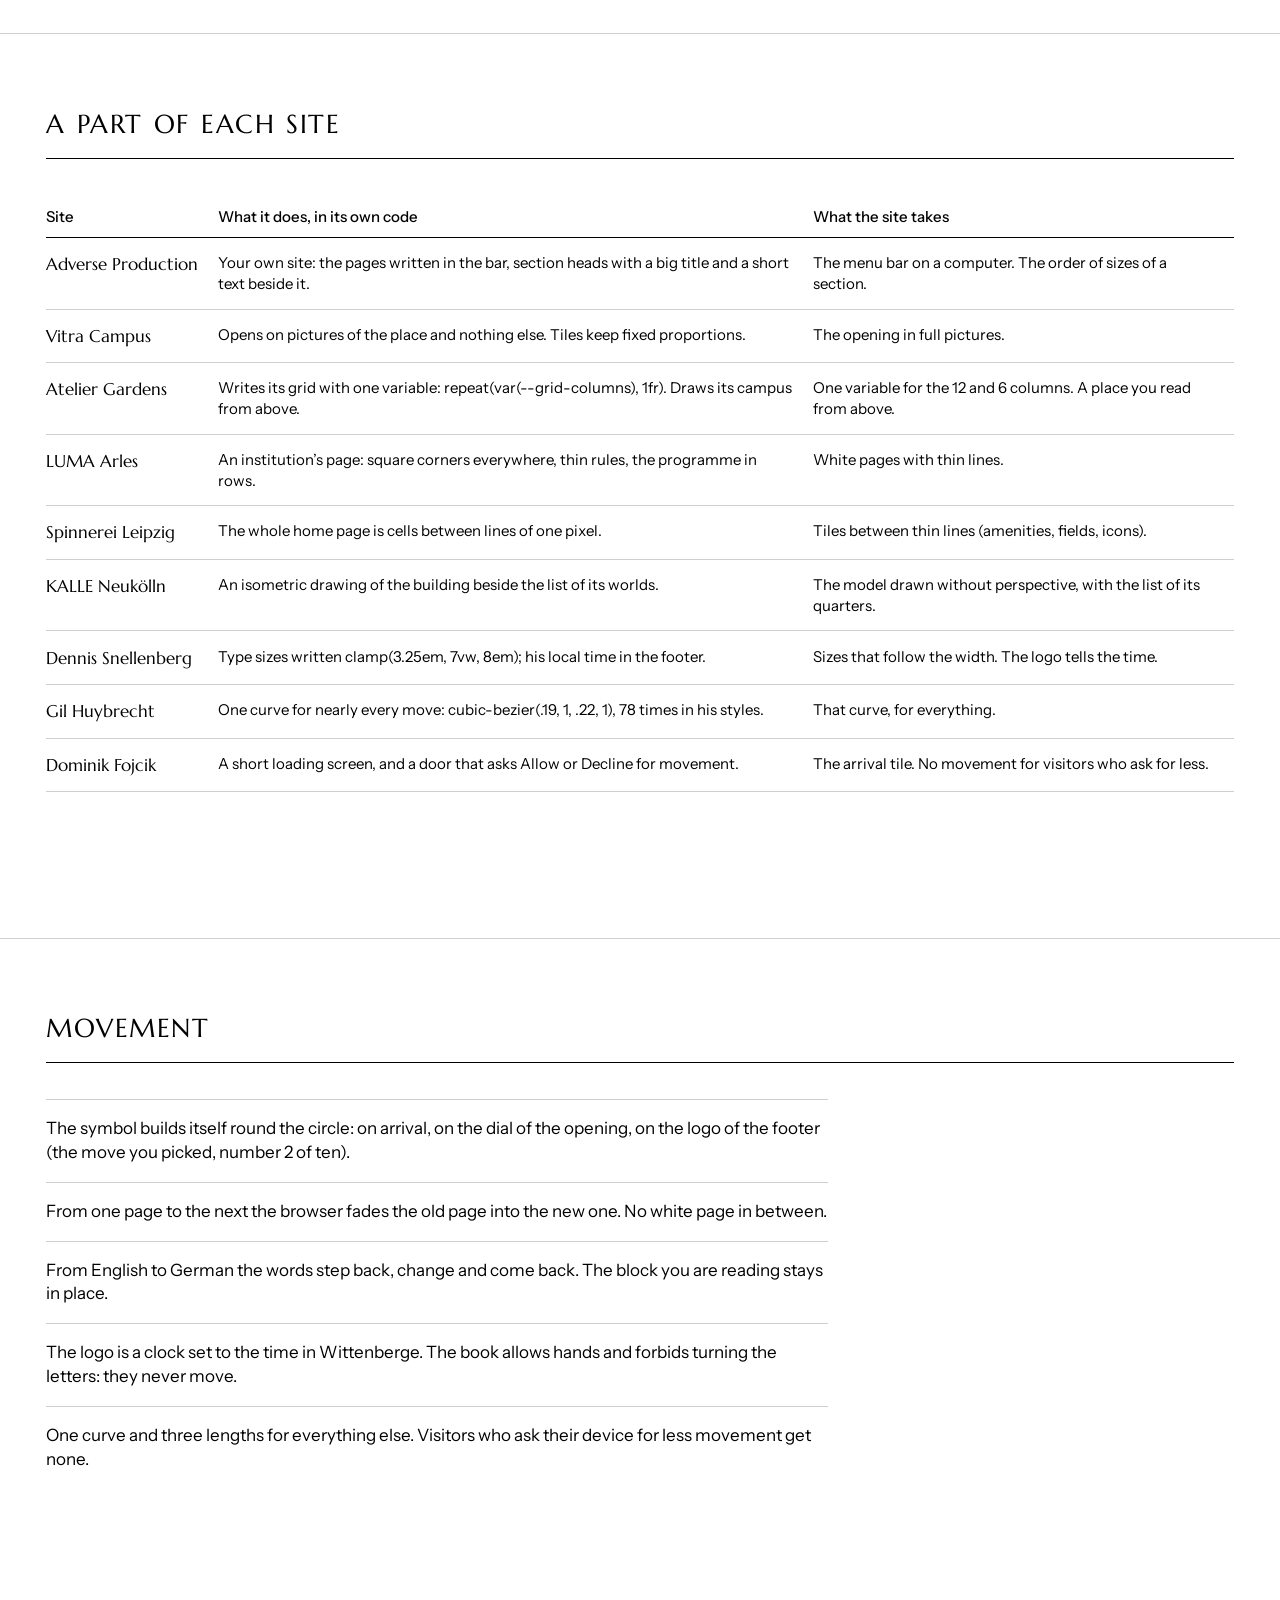
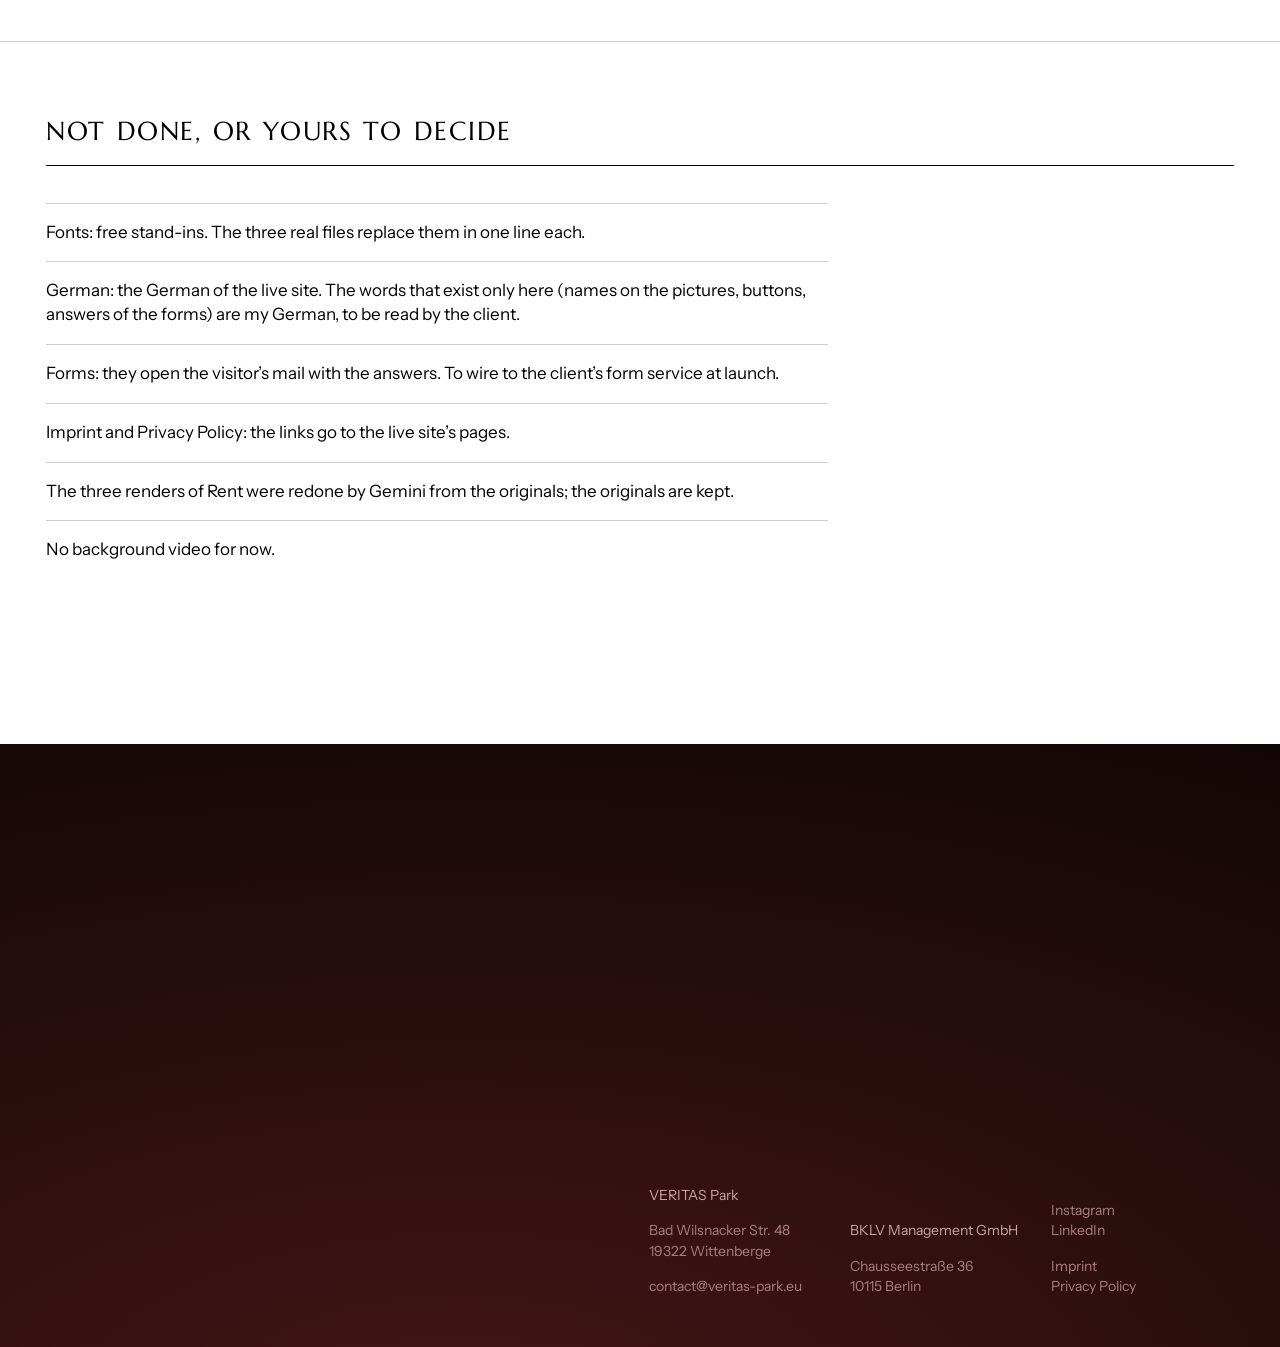
<file: presentation.html>
<!doctype html>
<html lang="en" class="at-top">
<head>
<meta charset="utf-8">
<meta name="viewport" content="width=device-width,initial-scale=1,viewport-fit=cover">
<meta name="theme-color" content="#000000">
<meta name="color-scheme" content="light only">
<title>Presentation, VERITAS</title>
<link rel="icon" href="img/favicon.svg">
<link rel="stylesheet" href="veritas.css?v=84">
<script>try{if(sessionStorage.getItem('v-bar')==='b')document.documentElement.classList.add('scrolled')}catch(e){}</script>
</head>
<!-- VERITAS, the presentation: every choice of the site, what it comes from and why. Written by hand, 23 Nov 2026. -->
<body class="v" data-hue="red">

<div class="gate" aria-hidden="true"><svg data-symbol viewBox="-40 -40 80 80"></svg></div>

<header class="head">
  <a class="logo" href="index.html" aria-label="VERITAS, home"><i class="mk"></i>
    <svg class="clock" viewBox="0 0 296 296.01" aria-hidden="true"><line class="hand" x1="148" y1="148.005" x2="148" y2="104.08" stroke="currentColor" stroke-width="5.04"/><line class="hand" x1="148" y1="148.005" x2="148" y2="71.61" stroke="currentColor" stroke-width="5.04"/></svg></a>
  <nav class="bar" aria-label="Pages"><a href="index.html">Home</a><a href="rent.html">Rent</a><a href="invest.html">Invest</a><a href="about.html">About</a><a href="contact.html">Contact</a><span class="lang"><button type="button" data-lang="en" aria-pressed="true">EN</button><button type="button" data-lang="de" aria-pressed="false">DE</button></span></nav>
  <button class="menu-btn" aria-expanded="false" aria-controls="nav">Menu</button>
</header>
<nav class="nav dark" id="nav" aria-label="Menu" inert>
  <ul>
    <li><a class="sign one" href="index.html" style="--i:0;--d:0ms"><i class="ic" style="--u:url(img/icons/tower.svg)"></i><span>Home</span><svg class="curve" viewBox="0 0 100 100" aria-hidden="true"><path pathLength="1" d="M100 96.4A96.4 96.4 0 0 1 3.6 0"/></svg></a></li>
    <li><a class="sign one" href="rent.html" style="--i:1;--d:70ms"><i class="ic" style="--u:url(img/icons/space_to_rent.svg)"></i><span>Rent</span><svg class="curve" viewBox="0 0 100 100" aria-hidden="true"><path pathLength="1" d="M100 96.4A96.4 96.4 0 0 1 3.6 0"/></svg></a></li>
    <li><a class="sign one" href="invest.html" style="--i:2;--d:140ms"><i class="ic" style="--u:url(img/icons/economy.svg)"></i><span>Invest</span><svg class="curve" viewBox="0 0 100 100" aria-hidden="true"><path pathLength="1" d="M100 96.4A96.4 96.4 0 0 1 3.6 0"/></svg></a></li>
    <li><a class="sign one" href="about.html" style="--i:3;--d:210ms"><i class="ic" style="--u:url(img/icons/stairs.svg)"></i><span>About</span><svg class="curve" viewBox="0 0 100 100" aria-hidden="true"><path pathLength="1" d="M100 96.4A96.4 96.4 0 0 1 3.6 0"/></svg></a></li>
    <li><a class="sign one" href="contact.html" style="--i:4;--d:280ms"><i class="ic" style="--u:url(img/icons/mail.svg)"></i><span>Contact</span><svg class="curve" viewBox="0 0 100 100" aria-hidden="true"><path pathLength="1" d="M100 96.4A96.4 96.4 0 0 1 3.6 0"/></svg></a></li>
  </ul>
  <div class="foot"><a href="https://www.instagram.com/veritas.park/" target="_blank" rel="noopener">Instagram</a><a href="https://www.linkedin.com/company/veritaspark/" target="_blank" rel="noopener">LinkedIn</a><a href="mailto:contact@veritas-park.eu">contact@veritas-park.eu</a><span class="lang"><button type="button" data-lang="en" aria-pressed="true">EN</button><button type="button" data-lang="de" aria-pressed="false">DE</button></span></div>
</nav>

<main>

<section class="top2 plain" data-ground="dark">
  <div>
    <span class="t-brush reveal">Presentation</span>
    <h1 class="t-line reveal" style="--d:90ms">Every choice on the site, with what it comes from and <span class="pill">why</span></h1>
  </div>
</section>

<!-- what was asked, in his words, and where it is answered -->
<section class="white" data-ground="light">
  <div class="pg" style="border-top:0"><p class="t-label">What you asked, and where it is</p></div>
  <ul class="rows asks" style="padding:0 var(--m) calc(var(--row)*.7)">
    <li><a href="#colour"><span lang="fr">« respecter les codes couleurs, les gradients, tout ce sur quoi repose la marque »</span><span>Every colour, ramp and light is measured on the book. Nothing picked by eye.</span></a></li>
    <li><a href="#colour"><span lang="fr">« ce gradient, cet effet, dans la plupart des aspects du site »</span><span>The light of the book on the dark pages; the pill on the words that act.</span></a></li>
    <li><a href="#type"><span lang="fr">« continuer à utiliser les fonts ici », « les 12 [règles] dans la typographie »</span><span>Ulrich for headlines, the plain face for text, the brush for one to three words. The do’s and don’ts are checked on every page.</span></a></li>
    <li><a href="#type"><span lang="fr">« règle de layout, version Mac, ordinateur, téléphone »</span><span>12 columns, 6 on a phone. Press G on any page to see the grid.</span></a></li>
    <li><a href="#opening"><span lang="fr">« they really need to see images, each time an image of a place for the vocation of the space »</span><span>The opening: twelve full pictures, one per vocation.</span></a></li>
    <li><a href="#opening"><span lang="fr">« I love the circle thing that turns, do it better »</span><span>The wheel: twelve pictures on a dial, turned by hand.</span></a></li>
    <li><a href="icons.html"><span lang="fr">« des icônes inspirées des icônes qui existent », « on explique tout le processus de création »</span><span>The icons page: the recipe in four steps, the set, the signs.</span></a></li>
    <li><a href="#place"><span lang="fr">« un visuel de bâtiment avec plusieurs couleurs, le recréer en three.js »</span><span>The place in 3D, on the real ground, on Rent, Invest and About.</span></a></li>
    <li><a href="#plans"><span lang="fr">« the 3D idea of layers, 99% faithful to the sheets »</span><span>The nine floor plans as layers.</span></a></li>
    <li><a href="#sites"><span lang="fr">« utiliser l’outil du clonage et prendre 20 % de chaque site »</span><span>Nine sites read in their own code.</span></a></li>
    <li><a href="index.html"><span lang="fr">« recréer le site web qu’on a déjà cloné », « switching texts between English and German, instant »</span><span>Home, Rent, Invest, About, Contact and its two forms, with the words and pictures of the live site, in both languages.</span></a></li>
  </ul>
</section>

<!-- colour and light -->
<section class="white" data-ground="light" id="colour">
  <div class="pg"><p class="t-label">Colour and light</p>
    <p class="t-serif m why reveal">No colour is picked by eye. The nine hues, their four shades and the round light of the dark pages are read on the brand book, and the site is compared with the book by a tool.</p>
    <div class="t-body reveal" style="--d:90ms"><p>One hue per page, following the order of the book’s colour columns: Home red, Rent violet, Invest purple, About blue, Contact turquoise. The pill takes the hue of its page.</p></div></div>
  <div class="pshots">
    <figure style="--s:4" class="reveal"><img src="img/pres/cap_1.jpg" srcset="img/pres/m/cap_1.jpg 1280w, img/pres/cap_1.jpg 1400w" alt="" loading="lazy"><figcaption><b>You gave: the colour page of the book</b>Each hue is one ramp: dark, muted, bright, pastel. Read on the page: dark to 30.5 %, muted at 55 %, bright at 66.8 %, pastel from 83.7 %.</figcaption></figure>
    <figure style="--s:4" class="reveal"><img src="img/pres/cap_7.jpg" alt="" loading="lazy"><figcaption><b>You gave: the take action line</b>The light comes from the bottom left corner. The pill runs from 481E1E to 7A4B4B, its words are D58F8F, its corners 12 % of its height.</figcaption></figure>
    <figure style="--s:4" class="reveal"><img src="img/pres/our_fields.jpg" srcset="img/pres/m/our_fields.jpg 1280w, img/pres/our_fields.jpg 1400w" alt="" loading="lazy"><figcaption><b>On the site: Fields of Innovation</b>Each field carries its colour column on its edge and lights up in its hue, from the bottom left corner like the book’s light.</figcaption></figure>
  </div>
</section>

<!-- type and layout -->
<section class="white" data-ground="light" id="type">
  <div class="pg"><p class="t-label">Type and layout</p>
    <p class="t-serif m why reveal">The pages of the site are set like the pages of the book itself: the name of a block in Ulrich capitals on a thin line, a large headline, a narrow column of text beside it.</p>
    <div class="t-body reveal" style="--d:90ms"><p>A long sentence is set smaller than a short one, in English and in German. Nothing is aligned to the right, no body text is in capitals, the brush face carries three words at most, the line height is 140 %. The fonts are free stand-ins (Marcellus, Instrument Sans, Gochi Hand) until the three real files are bought.</p></div></div>
  <div class="pshots">
    <figure style="--s:4" class="reveal"><img src="img/pres/cap_2.jpg" srcset="img/pres/m/cap_2.jpg 1280w, img/pres/cap_2.jpg 1400w" alt="" loading="lazy"><figcaption><b>You gave: Ulrich</b></figcaption></figure>
    <figure style="--s:4" class="reveal"><img src="img/pres/cap_5.jpg" srcset="img/pres/m/cap_5.jpg 1280w, img/pres/cap_5.jpg 1400w" alt="" loading="lazy"><figcaption><b>You gave: the do’s and don’ts</b></figcaption></figure>
    <figure style="--s:4" class="reveal"><img src="img/pres/cap_6.jpg" srcset="img/pres/m/cap_6.jpg 1280w, img/pres/cap_6.jpg 1400w" alt="" loading="lazy"><figcaption><b>You gave: the layout rule</b>12 columns like the 12 hours, 6 in portrait.</figcaption></figure>
  </div>
</section>

<!-- the opening and the wheel -->
<section class="white" data-ground="light" id="opening">
  <div class="pg"><p class="t-label">The opening and the wheel</p>
    <p class="t-serif m why reveal">A visitor sees the place first. Twelve full pictures, one per vocation, like the twelve hours; then the same twelve on a dial that turns by hand.</p>
    <div class="t-body reveal" style="--d:90ms"><p>The vocation of each picture comes from the number of the building in the photograph’s file name on the live site, and from what the press and the floor plans say of that building. The dial of the opening is the symbol, and it moves with the move chosen on 20 November. The book had already drawn pictures on an arc for the website (p37).</p></div></div>
  <div class="pshots">
    <figure style="--s:6" class="reveal"><a href="index.html"><img src="img/pres/our_home.jpg" srcset="img/pres/m/our_home.jpg 1280w, img/pres/our_home.jpg 1400w" alt="" loading="lazy"></a><figcaption><b>The opening</b>Seen elsewhere: Vitra Campus, LUMA Arles and Zollverein open on pictures of the place. The two buttons are wall signs.</figcaption></figure>
    <figure style="--s:6" class="reveal"><a href="index.html#spaces"><img src="img/pres/our_wheel.jpg" srcset="img/pres/m/our_wheel.jpg 1280w, img/pres/our_wheel.jpg 1400w" alt="" loading="lazy"></a><figcaption><b>The wheel</b>It has weight: let go and it settles on an hour. The picture at 12 opens to the full screen.</figcaption></figure>
  </div>
</section>

<!-- icons and signs -->
<section class="white" data-ground="light">
  <div class="pg"><p class="t-label">Icons and signs</p>
    <p class="t-serif m why reveal">The six icons of the book are used as they are. Thirty-two more are drawn on the same square. Buttons and menu lines are the wall signs of the book.</p>
    <div class="t-body reveal" style="--d:90ms"><p>On a sign the icon stands on a long line, the word sits on it in capitals, and the line ends in a quarter curve. On the site that line and its curve are drawn in one stroke.</p></div></div>
  <div class="pshots">
    <figure style="--s:4" class="reveal"><img src="img/pres/cap_3.jpg" srcset="img/pres/m/cap_3.jpg 1280w, img/pres/cap_3.jpg 1400w" alt="" loading="lazy"><figcaption><b>You gave: the icons page of the book</b>A square of 100, a line of 5, a grid of 2.5, the circle and the twelve rays of the logo.</figcaption></figure>
    <figure style="--s:4" class="reveal"><a href="icons.html"><img src="img/pres/our_icons.jpg" srcset="img/pres/m/our_icons.jpg 1280w, img/pres/our_icons.jpg 1400w" alt="" loading="lazy"></a><figcaption><b>The icons page</b>How an icon is made, step by step.</figcaption></figure>
    <figure style="--s:4" class="reveal"><img src="img/pres/our_phone_menu.jpg" alt="" loading="lazy" style="max-height:70vh;width:auto"><figcaption><b>The menu of a phone</b>Five wall signs.</figcaption></figure>
  </div>
</section>

<!-- the place in 3D -->
<section class="white" data-ground="light" id="place">
  <div class="pg"><p class="t-label">The place, in 3D</p>
    <p class="t-serif m why reveal">The coloured map of the live site, rebuilt as a model that stands on the real ground.</p>
    <div class="t-body reveal" style="--d:90ms"><p>The outlines of the buildings, the Stepenitz and the harbour, the streets, the railway and the rows of trees come from OpenStreetMap. The numbers of the buildings and the six quarters come from the plan of the live site, laid on that map. The clock tower, the chimneys and the letters on the roof are modelled on the photographs. Which quarter covers which part of the plan is my reading of the map.</p></div></div>
  <div class="pshots">
    <figure style="--s:4" class="reveal"><img src="img/pres/live_map.jpg" srcset="img/pres/m/live_map.jpg 1280w, img/pres/live_map.jpg 1400w" alt="" loading="lazy"><figcaption><b>The map of the live site</b>Six quarters, their names and their lists.</figcaption></figure>
    <figure style="--s:4" class="reveal"><a href="rent.html"><img src="img/pres/our_urb.jpg" srcset="img/pres/m/our_urb.jpg 1280w, img/pres/our_urb.jpg 1400w" alt="" loading="lazy"></a><figcaption><b>On the site</b>The wheel zooms, a drag moves, a click on a quarter or a building flies there. Seen elsewhere: KALLE Neukölln and Atelier Gardens draw their place from above.</figcaption></figure>
    <figure style="--s:4" class="reveal"><img src="img/pres/our_urb_close.jpg" srcset="img/pres/m/our_urb_close.jpg 1280w, img/pres/our_urb_close.jpg 1400w" alt="" loading="lazy"><figcaption><b>Closer</b>Brick, render and bitumen; windows bay by bay; the clock shows the time in Wittenberge.</figcaption></figure>
  </div>
</section>

<!-- the floor plans -->
<section class="white" data-ground="light" id="plans">
  <div class="pg"><p class="t-label">The floor plans</p>
    <p class="t-serif m why reveal">The nine plans of the live site are the nine floors of one building, so they stand one above the other. The drawings are untouched.</p>
    <div class="t-body reveal" style="--d:90ms"><p>Point at a floor and its sheet slides out of the stack. Click it and it comes flat and large, to be read and zoomed.</p></div></div>
  <div class="pshots">
    <figure style="--s:6" class="reveal"><a href="rent.html#plans"><img src="img/pres/our_floors.jpg" srcset="img/pres/m/our_floors.jpg 1280w, img/pres/our_floors.jpg 1400w" alt="" loading="lazy"></a><figcaption><b>Rent, floor plans</b></figcaption></figure>
    <figure style="--s:6" class="reveal"><a href="contact.html"><img src="img/pres/our_contact.jpg" srcset="img/pres/m/our_contact.jpg 1280w, img/pres/our_contact.jpg 1400w" alt="" loading="lazy"></a><figcaption><b>Contact</b>The dial of the form: its twelve ticks come on as the questions are answered.</figcaption></figure>
  </div>
</section>

<!-- a part of each site -->
<section class="white" data-ground="light" id="sites">
  <div class="pg"><p class="t-label">A part of each site</p>
    <table class="ptable" style="grid-column:1/-1"><thead><tr><th>Site</th><th>What it does, in its own code</th><th>What the site takes</th></tr></thead><tbody>
      <tr><td>Adverse Production</td><td>Your own site: the pages written in the bar, section heads with a big title and a short text beside it.</td><td>The menu bar on a computer. The order of sizes of a section.</td></tr>
      <tr><td>Vitra Campus</td><td>Opens on pictures of the place and nothing else. Tiles keep fixed proportions.</td><td>The opening in full pictures.</td></tr>
      <tr><td>Atelier Gardens</td><td>Writes its grid with one variable: repeat(var(--grid-columns), 1fr). Draws its campus from above.</td><td>One variable for the 12 and 6 columns. A place you read from above.</td></tr>
      <tr><td>LUMA Arles</td><td>An institution’s page: square corners everywhere, thin rules, the programme in rows.</td><td>White pages with thin lines.</td></tr>
      <tr><td>Spinnerei Leipzig</td><td>The whole home page is cells between lines of one pixel.</td><td>Tiles between thin lines (amenities, fields, icons).</td></tr>
      <tr><td>KALLE Neukölln</td><td>An isometric drawing of the building beside the list of its worlds.</td><td>The model drawn without perspective, with the list of its quarters.</td></tr>
      <tr><td>Dennis Snellenberg</td><td>Type sizes written clamp(3.25em, 7vw, 8em); his local time in the footer.</td><td>Sizes that follow the width. The logo tells the time.</td></tr>
      <tr><td>Gil Huybrecht</td><td>One curve for nearly every move: cubic-bezier(.19, 1, .22, 1), 78 times in his styles.</td><td>That curve, for everything.</td></tr>
      <tr><td>Dominik Fojcik</td><td>A short loading screen, and a door that asks Allow or Decline for movement.</td><td>The arrival tile. No movement for visitors who ask for less.</td></tr>
    </tbody></table></div>
</section>

<!-- movement -->
<section class="white" data-ground="light">
  <div class="pg"><p class="t-label">Movement</p>
    <ul class="rows plain" style="grid-column:1/9">
      <li>The symbol builds itself round the circle: on arrival, on the dial of the opening, on the logo of the footer (the move you picked, number 2 of ten).</li>
      <li>From one page to the next the browser fades the old page into the new one. No white page in between.</li>
      <li>From English to German the words step back, change and come back. The block you are reading stays in place.</li>
      <li>The logo is a clock set to the time in Wittenberge. The book allows hands and forbids turning the letters: they never move.</li>
      <li>One curve and three lengths for everything else. Visitors who ask their device for less movement get none.</li>
    </ul></div>
</section>

<!-- not done, or to decide -->
<section class="white" data-ground="light">
  <div class="pg"><p class="t-label">Not done, or yours to decide</p>
    <ul class="rows plain" style="grid-column:1/9">
      <li>Fonts: free stand-ins. The three real files replace them in one line each.</li>
      <li>German: the German of the live site. The words that exist only here (names on the pictures, buttons, answers of the forms) are my German, to be read by the client.</li>
      <li>Forms: they open the visitor’s mail with the answers. To wire to the client’s form service at launch.</li>
      <li>Imprint and Privacy Policy: the links go to the live site’s pages.</li>
      <li>The three renders of Rent were redone by Gemini from the originals; the originals are kept.</li>
      <li>No background video for now.</li>
    </ul></div>
</section>

</main>

<footer class="footer dark end" data-ground="dark">
  <div class="g">
    <div class="c logo" style="--s:5;--sp:6"><i class="mk"></i></div>
    <div class="c col" style="--s:2;--sp:3;--at:7"><b>VERITAS Park</b><p>Bad Wilsnacker Str. 48<br>19322 Wittenberge</p><p><a href="mailto:contact@veritas-park.eu">contact@veritas-park.eu</a></p></div>
    <div class="c col" style="--s:2;--sp:3"><b>BKLV Management GmbH</b><p>Chausseestraße 36<br>10115 Berlin</p></div>
    <div class="c col" style="--s:2;--sp:6"><a href="https://www.instagram.com/veritas.park/" target="_blank" rel="noopener">Instagram</a><a href="https://www.linkedin.com/company/veritaspark/" target="_blank" rel="noopener">LinkedIn</a><p><a href="imprint.html">Imprint</a><a href="privacy.html">Privacy Policy</a></p></div>
  </div>
</footer>

<script src="veritas.js?v=65"></script>
<script src="symbol.js?v=43"></script>
<script src="de.js?v=31"></script>
<script src="i18n.js?v=49" defer></script>
</body>
</html>
</file>
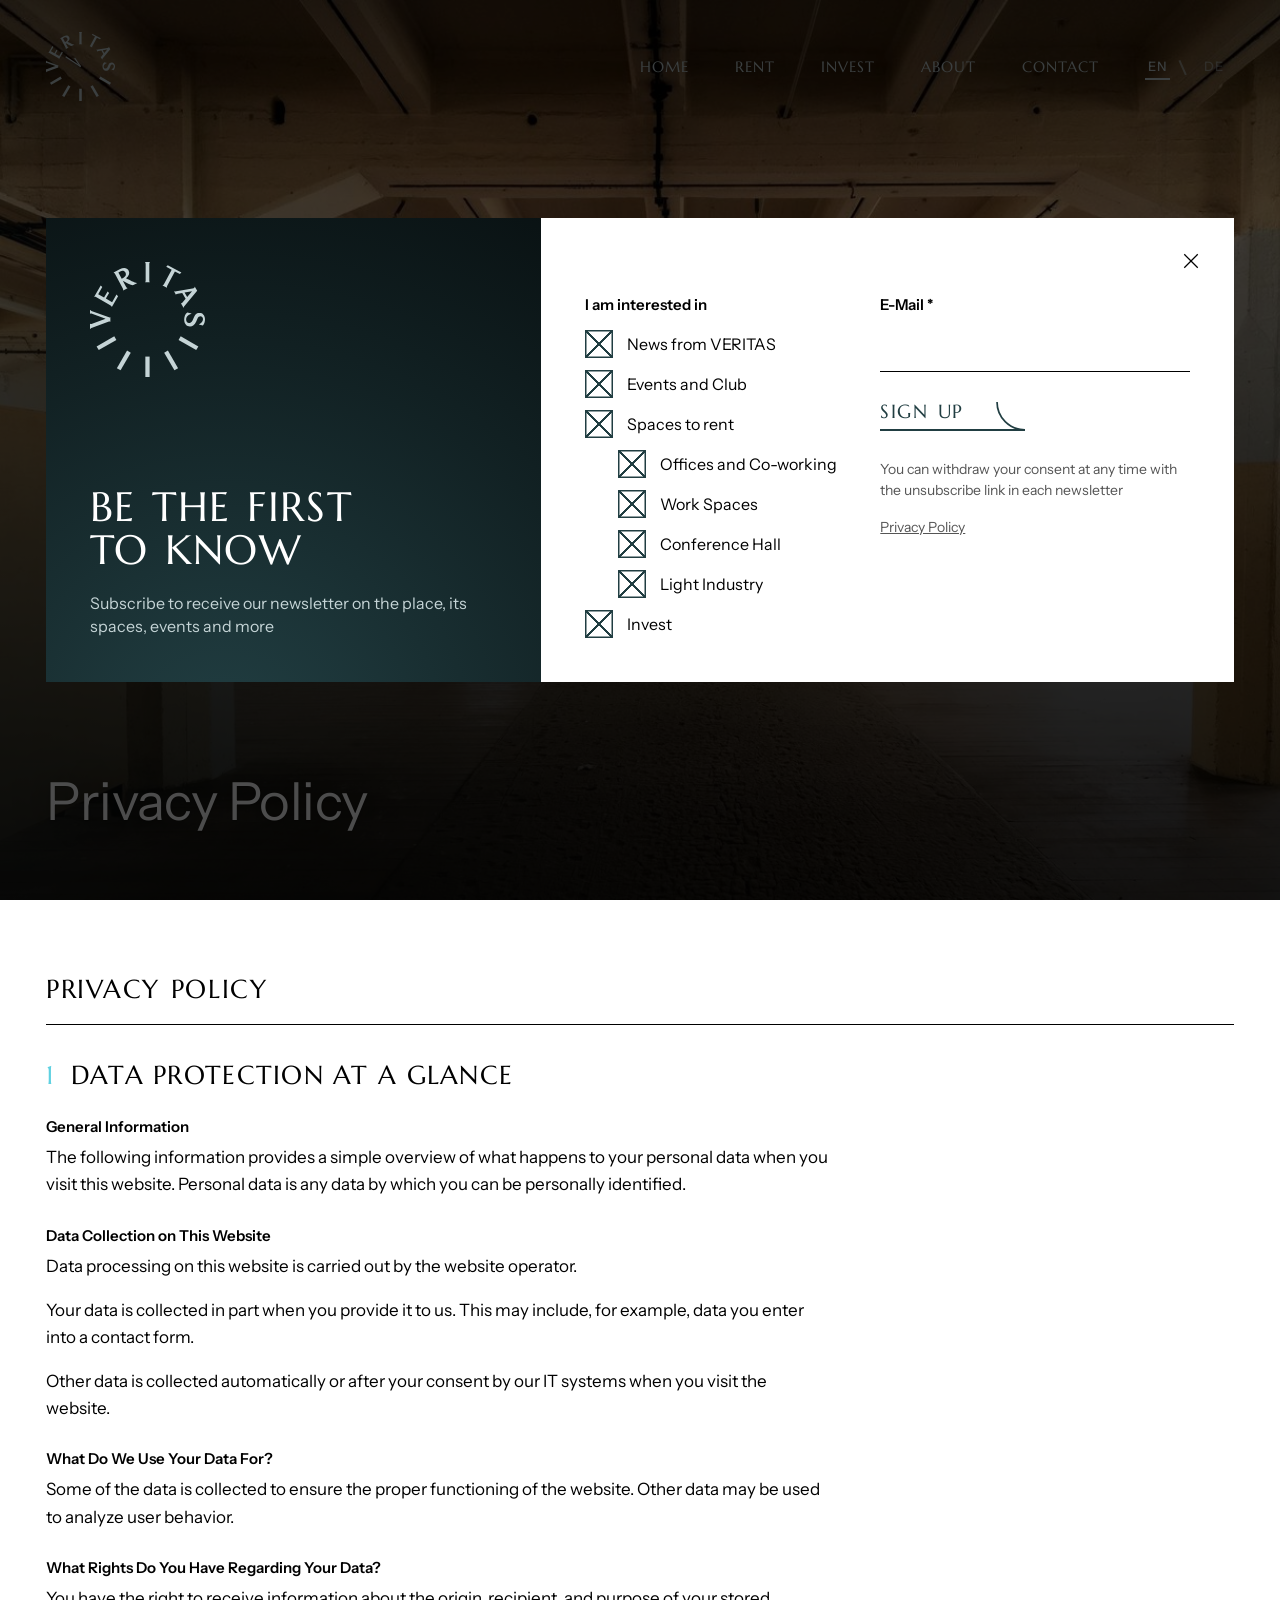
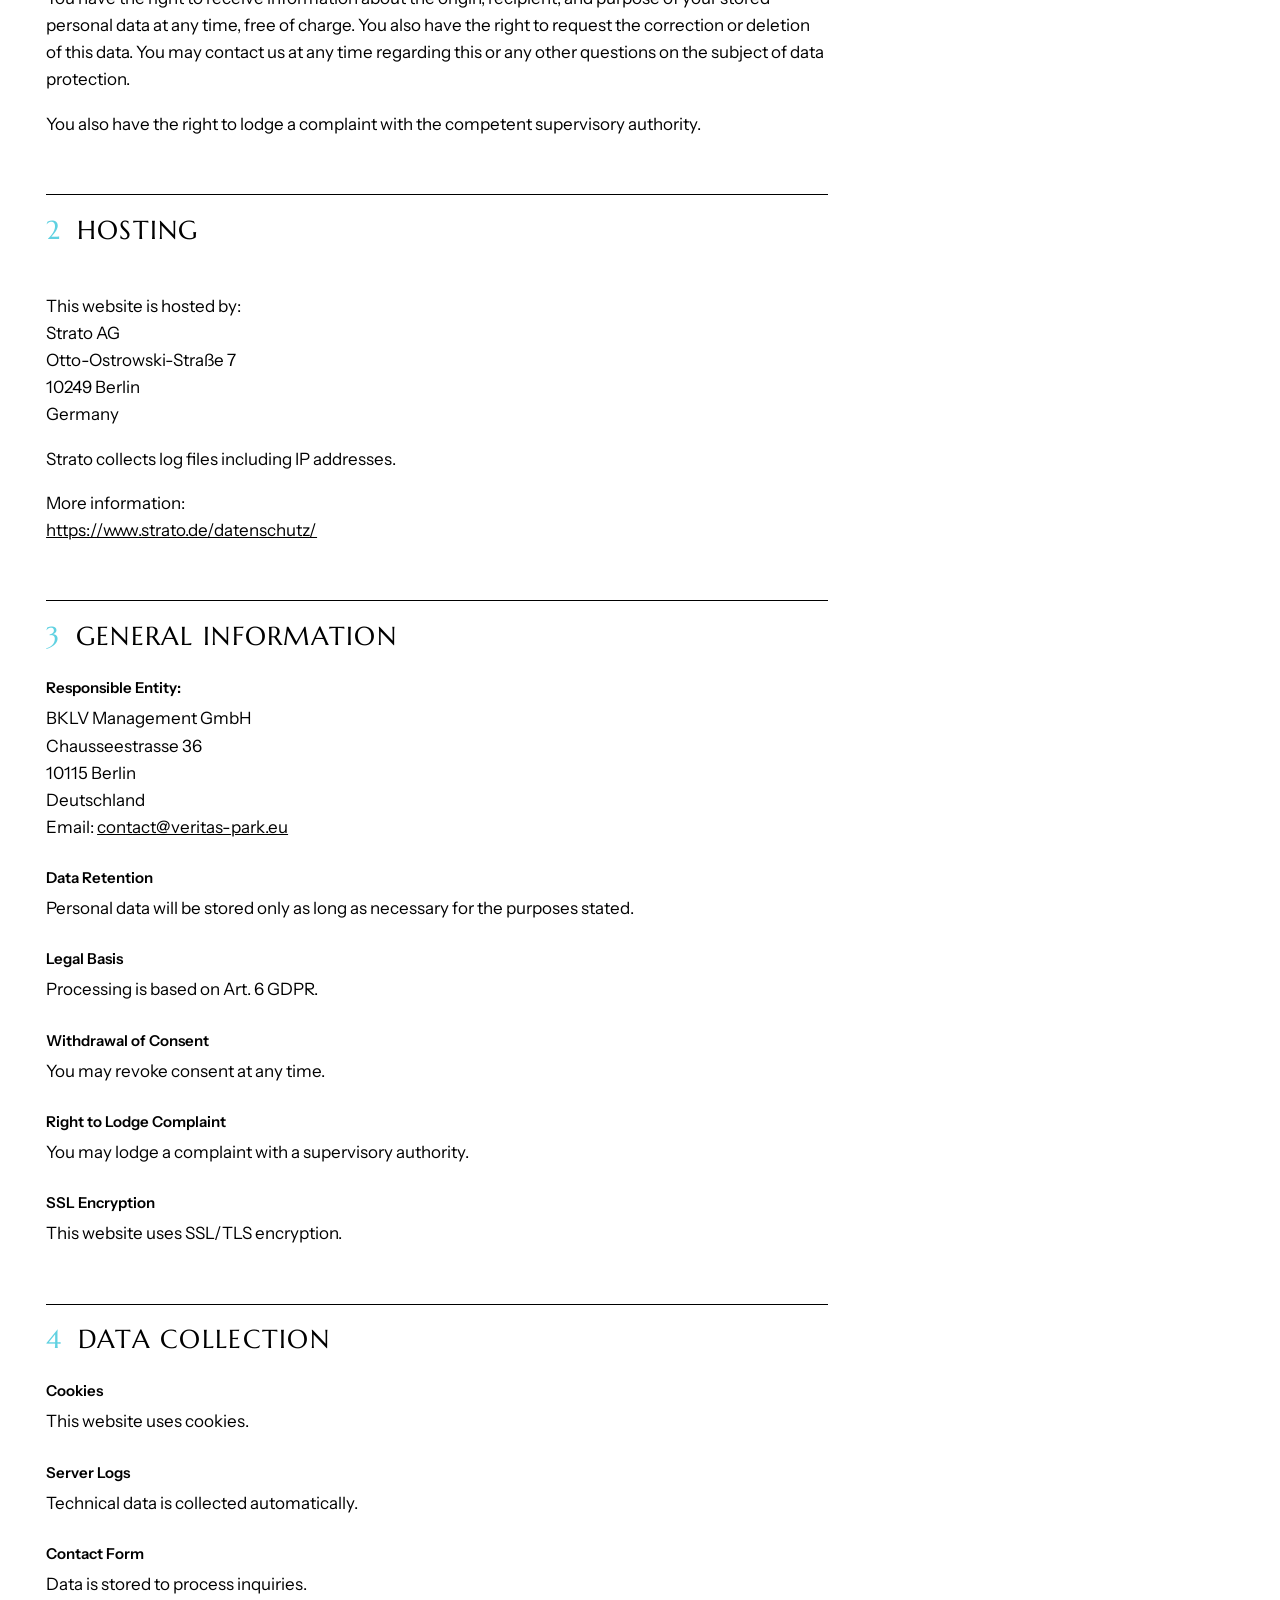
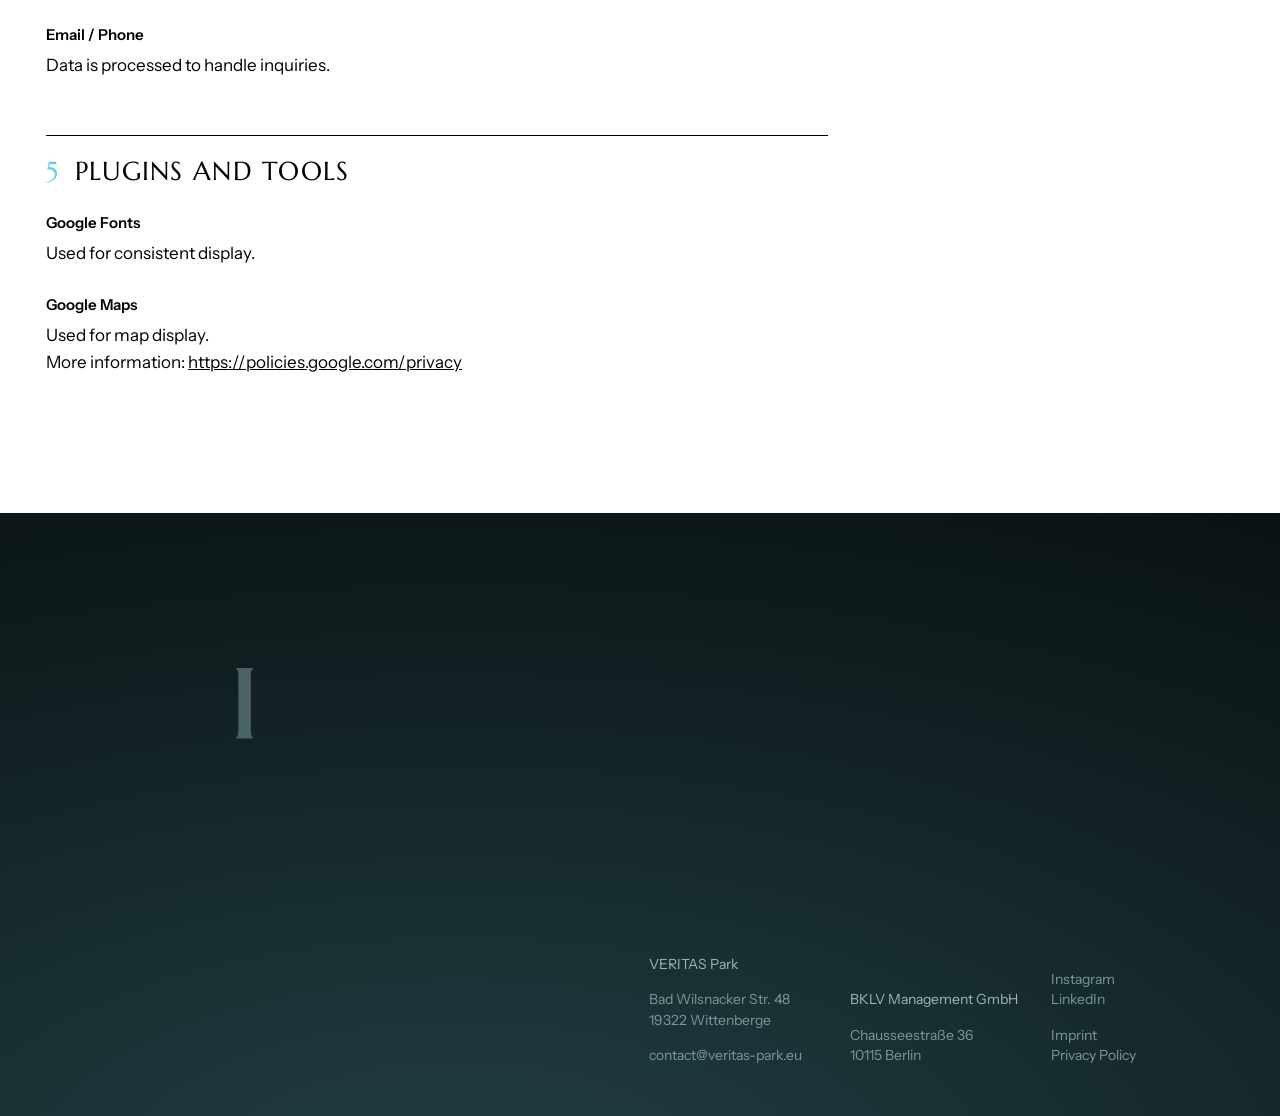
<file: privacy.html>
<!doctype html>
<html lang="en" class="at-top">
<head>
<meta charset="utf-8">
<meta name="viewport" content="width=device-width,initial-scale=1,viewport-fit=cover">
<meta name="theme-color" content="#000000">
<meta name="color-scheme" content="light only">
<title>Privacy Policy, VERITAS</title>
<link rel="icon" href="img/favicon.svg">
<link rel="stylesheet" href="veritas.css?v=84">
<script>try{if(sessionStorage.getItem('v-bar')==='b')document.documentElement.classList.add('scrolled')}catch(e){}</script>
</head>
<!-- VERITAS, the Privacy Policy. Words: veritas-park.eu/datenschutz and /de/datenschutz, as they stand. Written 23 Nov 2026. -->
<body class="v" data-hue="turquoise">

<div class="gate" aria-hidden="true"><svg data-symbol viewBox="-40 -40 80 80"></svg></div>

<header class="head">
  <a class="logo" href="index.html" aria-label="VERITAS, home"><i class="mk"></i>
    <svg class="clock" viewBox="0 0 296 296.01" aria-hidden="true"><line class="hand" x1="148" y1="148.005" x2="148" y2="104.08" stroke="currentColor" stroke-width="5.04"/><line class="hand" x1="148" y1="148.005" x2="148" y2="71.61" stroke="currentColor" stroke-width="5.04"/></svg></a>
  <nav class="bar" aria-label="Pages"><a href="index.html">Home</a><a href="rent.html">Rent</a><a href="invest.html">Invest</a><a href="about.html">About</a><a href="contact.html">Contact</a><span class="lang"><button type="button" data-lang="en" aria-pressed="true">EN</button><button type="button" data-lang="de" aria-pressed="false">DE</button></span></nav>
  <button class="menu-btn" aria-expanded="false" aria-controls="nav">Menu</button>
</header>
<nav class="nav dark" id="nav" aria-label="Menu" inert>
  <ul>
    <li><a class="sign one" href="index.html" style="--i:0;--d:0ms"><i class="ic" style="--u:url(img/icons/tower.svg)"></i><span>Home</span><svg class="curve" viewBox="0 0 100 100" aria-hidden="true"><path pathLength="1" d="M100 96.4A96.4 96.4 0 0 1 3.6 0"/></svg></a></li>
    <li><a class="sign one" href="rent.html" style="--i:1;--d:70ms"><i class="ic" style="--u:url(img/icons/space_to_rent.svg)"></i><span>Rent</span><svg class="curve" viewBox="0 0 100 100" aria-hidden="true"><path pathLength="1" d="M100 96.4A96.4 96.4 0 0 1 3.6 0"/></svg></a></li>
    <li><a class="sign one" href="invest.html" style="--i:2;--d:140ms"><i class="ic" style="--u:url(img/icons/economy.svg)"></i><span>Invest</span><svg class="curve" viewBox="0 0 100 100" aria-hidden="true"><path pathLength="1" d="M100 96.4A96.4 96.4 0 0 1 3.6 0"/></svg></a></li>
    <li><a class="sign one" href="about.html" style="--i:3;--d:210ms"><i class="ic" style="--u:url(img/icons/stairs.svg)"></i><span>About</span><svg class="curve" viewBox="0 0 100 100" aria-hidden="true"><path pathLength="1" d="M100 96.4A96.4 96.4 0 0 1 3.6 0"/></svg></a></li>
    <li><a class="sign one" href="contact.html" style="--i:4;--d:280ms"><i class="ic" style="--u:url(img/icons/mail.svg)"></i><span>Contact</span><svg class="curve" viewBox="0 0 100 100" aria-hidden="true"><path pathLength="1" d="M100 96.4A96.4 96.4 0 0 1 3.6 0"/></svg></a></li>
  </ul>
  <div class="foot"><a href="https://www.instagram.com/veritas.park/" target="_blank" rel="noopener">Instagram</a><a href="https://www.linkedin.com/company/veritaspark/" target="_blank" rel="noopener">LinkedIn</a><a href="mailto:contact@veritas-park.eu">contact@veritas-park.eu</a><span class="lang"><button type="button" data-lang="en" aria-pressed="true">EN</button><button type="button" data-lang="de" aria-pressed="false">DE</button></span></div>
</nav>

<main>

<section class="top2" data-ground="dark">
  <img src="img/place/b13_219.jpg" srcset="img/place/m/b13_219.jpg 1280w, img/place/b13_219.jpg 2000w" alt="" fetchpriority="high">
  <div><h1 class="t-line reveal">Privacy Policy</h1></div>
</section>

<section class="pg white legal" data-ground="light" style="border-top:0">
  <p class="t-label">Privacy Policy</p>
  <div class="legal-txt" data-l="en">
<h2><i>1</i>Data Protection at a Glance</h2><h3>General Information</h3>
<p>The following information provides a simple overview of what happens to your personal data when you visit this website. Personal data is any data by which you can be personally identified.</p>
<h3>Data Collection on This Website</h3>
<p>Data processing on this website is carried out by the website operator.</p>
<p>Your data is collected in part when you provide it to us. This may include, for example, data you enter into a contact form.</p>
<p>Other data is collected automatically or after your consent by our IT systems when you visit the website.</p>
<h3>What Do We Use Your Data For?</h3>
<p>Some of the data is collected to ensure the proper functioning of the website. Other data may be used to analyze user behavior.</p>
<h3>What Rights Do You Have Regarding Your Data?</h3>
<p>You have the right to receive information about the origin, recipient, and purpose of your stored personal data at any time, free of charge. You also have the right to request the correction or deletion of this data. You may contact us at any time regarding this or any other questions on the subject of data protection.</p>
<p>You also have the right to lodge a complaint with the competent supervisory authority.</p><h2><i>2</i>Hosting</h2><br>
<p>This website is hosted by:<br>
Strato AG<br> Otto-Ostrowski-Straße 7<br> 10249 Berlin<br>Germany</p>
<p>Strato collects log files including IP addresses.</p>
<p>More information:<br> <a href="https://www.strato.de/datenschutz/" target="_blank" rel="noopener">https://www.strato.de/datenschutz/</a></p>
<h2><i>3</i>General Information</h2><h3>Responsible Entity:</h3>
<p>BKLV Management GmbH<br> Chausseestrasse 36<br> 10115 Berlin<br> Deutschland<br>
Email: <a href="mailto:contact@veritas-park.eu">contact@veritas-park.eu</a></p>
<h3>Data Retention</h3>
<p>Personal data will be stored only as long as necessary for the purposes stated.</p>
<h3>Legal Basis</h3>
<p>Processing is based on Art. 6 GDPR.</p>
<h3>Withdrawal of Consent</h3>
<p>You may revoke consent at any time.</p>
<h3>Right to Lodge Complaint</h3>
<p>You may lodge a complaint with a supervisory authority.</p>
<h3>SSL Encryption</h3>
<p>This website uses SSL/TLS encryption.</p><h2><i>4</i>Data Collection</h2><h3>Cookies</h3>
<p>This website uses cookies.</p>
<h3>Server Logs</h3>
<p>Technical data is collected automatically.</p>
<h3>Contact Form</h3>
<p>Data is stored to process inquiries.</p>
<h3>Email / Phone</h3>
<p>Data is processed to handle inquiries.</p><h2><i>5</i>Plugins and Tools</h2><h3>Google Fonts</h3>
<p>Used for consistent display.</p>
<h3>Google Maps</h3>
<p>Used for map display.<br>
More information: <a href="https://policies.google.com/privacy" target="_blank" rel="noopener">https://policies.google.com/privacy</a></p>
  </div>
  <div class="legal-txt" data-l="de">
<h2><i>1</i>Datenschutz auf einen Blick</h2><h3>Allgemeine Informationen</h3>
<p>Die folgenden Informationen geben einen einfachen Überblick darüber, was mit Ihren personenbezogenen Daten geschieht, wenn Sie diese Website besuchen. Personenbezogene Daten sind alle Daten, anhand derer Sie persönlich identifiziert werden können.</p>
<h3>Datenerhebung auf dieser Website</h3>
<p>Die Datenverarbeitung auf dieser Website erfolgt durch den Betreiber der Website.</p>
<p>Ihre Daten werden zum Teil erfasst, wenn Sie uns diese zur Verfügung stellen. Dazu können beispielsweise Daten gehören, die Sie in ein Kontaktformular eingeben.</p>
<p>Weitere Daten werden beim Besuch der Website automatisch oder nach Ihrer Einwilligung von unseren IT-Systemen erfasst.</p>
<h3>Wofür verwenden wir Ihre Daten?</h3>
<p>Ein Teil der Daten wird erfasst, um das ordnungsgemäße Funktionieren der Website zu gewährleisten. Andere Daten können zur Analyse des Nutzerverhaltens verwendet werden.</p>
<h3>Welche Rechte haben Sie in Bezug auf Ihre Daten?</h3>
<p>Sie haben das Recht, jederzeit kostenlos Auskunft über die Herkunft, den Empfänger und den Zweck Ihrer gespeicherten personenbezogenen Daten zu erhalten. Sie haben außerdem das Recht, die Berichtigung oder Löschung dieser Daten zu verlangen. Bei Fragen hierzu oder zu anderen Themen rund um den Datenschutz können Sie sich jederzeit an uns wenden.</p>
<p>Sie haben außerdem das Recht, eine Beschwerde bei der zuständigen Aufsichtsbehörde einzureichen.</p><h2><i>2</i>Hosting</h2><br>
<p>Diese Website wird gehostet von:<br>
Strato AG<br> Otto-Ostrowski-Straße 7<br> 10249 Berlin<br>Deutschland</p>
<p>Strato erfasst Protokolldateien, einschließlich IP-Adressen.</p>
<p>Weitere Informationen:<br> <a href="https://www.strato.de/datenschutz/" target="_blank" rel="noopener">https://www.strato.de/datenschutz/</a></p>
<h2><i>3</i>Allgemeine Informationen</h2><h3>Zuständige Stelle:</h3>
<p>BKLV Management GmbH<br> Chausseestraße 36<br> 10115 Berlin<br> Deutschland<br>
E-Mail: <a href="mailto:contact@veritas-park.eu">contact@veritas-park.eu</a></p>
<h3>Datenaufbewahrung</h3>
<p>Personenbezogene Daten werden nur so lange gespeichert, wie es für die angegebenen Zwecke erforderlich ist.</p>
<h3>Rechtsgrundlage</h3>
<p>Die Verarbeitung erfolgt auf der Grundlage von Art. 6 DSGVO.</p>
<h3>Widerruf der Einwilligung</h3>
<p>Sie können Ihre Einwilligung jederzeit widerrufen.</p>
<h3>Recht auf Einreichung einer Beschwerde</h3>
<p>Sie können bei einer Aufsichtsbehörde Beschwerde einlegen.</p>
<h3>SSL-Verschlüsselung</h3>
<p>Diese Website verwendet SSL/TLS-Verschlüsselung.</p><h2><i>4</i>Datenerhebung</h2><h3>Cookies</h3>
<p>Diese Website verwendet Cookies.</p>
<h3>Serverprotokolle</h3>
<p>Technische Daten werden automatisch erfasst.</p>
<h3>Kontaktformular</h3>
<p>Die Daten werden zur Bearbeitung von Anfragen gespeichert.</p>
<h3>E-Mail / Telefon</h3>
<p>Die Daten werden zur Bearbeitung von Anfragen verarbeitet.</p><h2><i>5</i>Plugins und Tools</h2><h3>Google Fonts</h3>
<p>Wird zur einheitlichen Darstellung verwendet.</p>
<h3>Google Maps</h3>
<p>Wird zur Kartendarstellung verwendet.<br>
Weitere Informationen: <a href="https://policies.google.com/privacy" target="_blank" rel="noopener">https://policies.google.com/privacy</a></p>
  </div>
</section>

</main>

<footer class="footer dark end" data-ground="dark">
  <div class="g">
    <div class="c logo" style="--s:5;--sp:6"><i class="mk"></i></div>
    <div class="c col" style="--s:2;--sp:3;--at:7"><b>VERITAS Park</b><p>Bad Wilsnacker Str. 48<br>19322 Wittenberge</p><p><a href="mailto:contact@veritas-park.eu">contact@veritas-park.eu</a></p></div>
    <div class="c col" style="--s:2;--sp:3"><b>BKLV Management GmbH</b><p>Chausseestraße 36<br>10115 Berlin</p></div>
    <div class="c col" style="--s:2;--sp:6"><a href="https://www.instagram.com/veritas.park/" target="_blank" rel="noopener">Instagram</a><a href="https://www.linkedin.com/company/veritaspark/" target="_blank" rel="noopener">LinkedIn</a><p><a href="imprint.html">Imprint</a><a href="privacy.html">Privacy Policy</a></p></div>
  </div>
</footer>

<script src="veritas.js?v=65"></script>
<script src="symbol.js?v=43"></script>
<script src="de.js?v=31"></script>
<script src="i18n.js?v=49" defer></script>
</body>
</html>
</file>
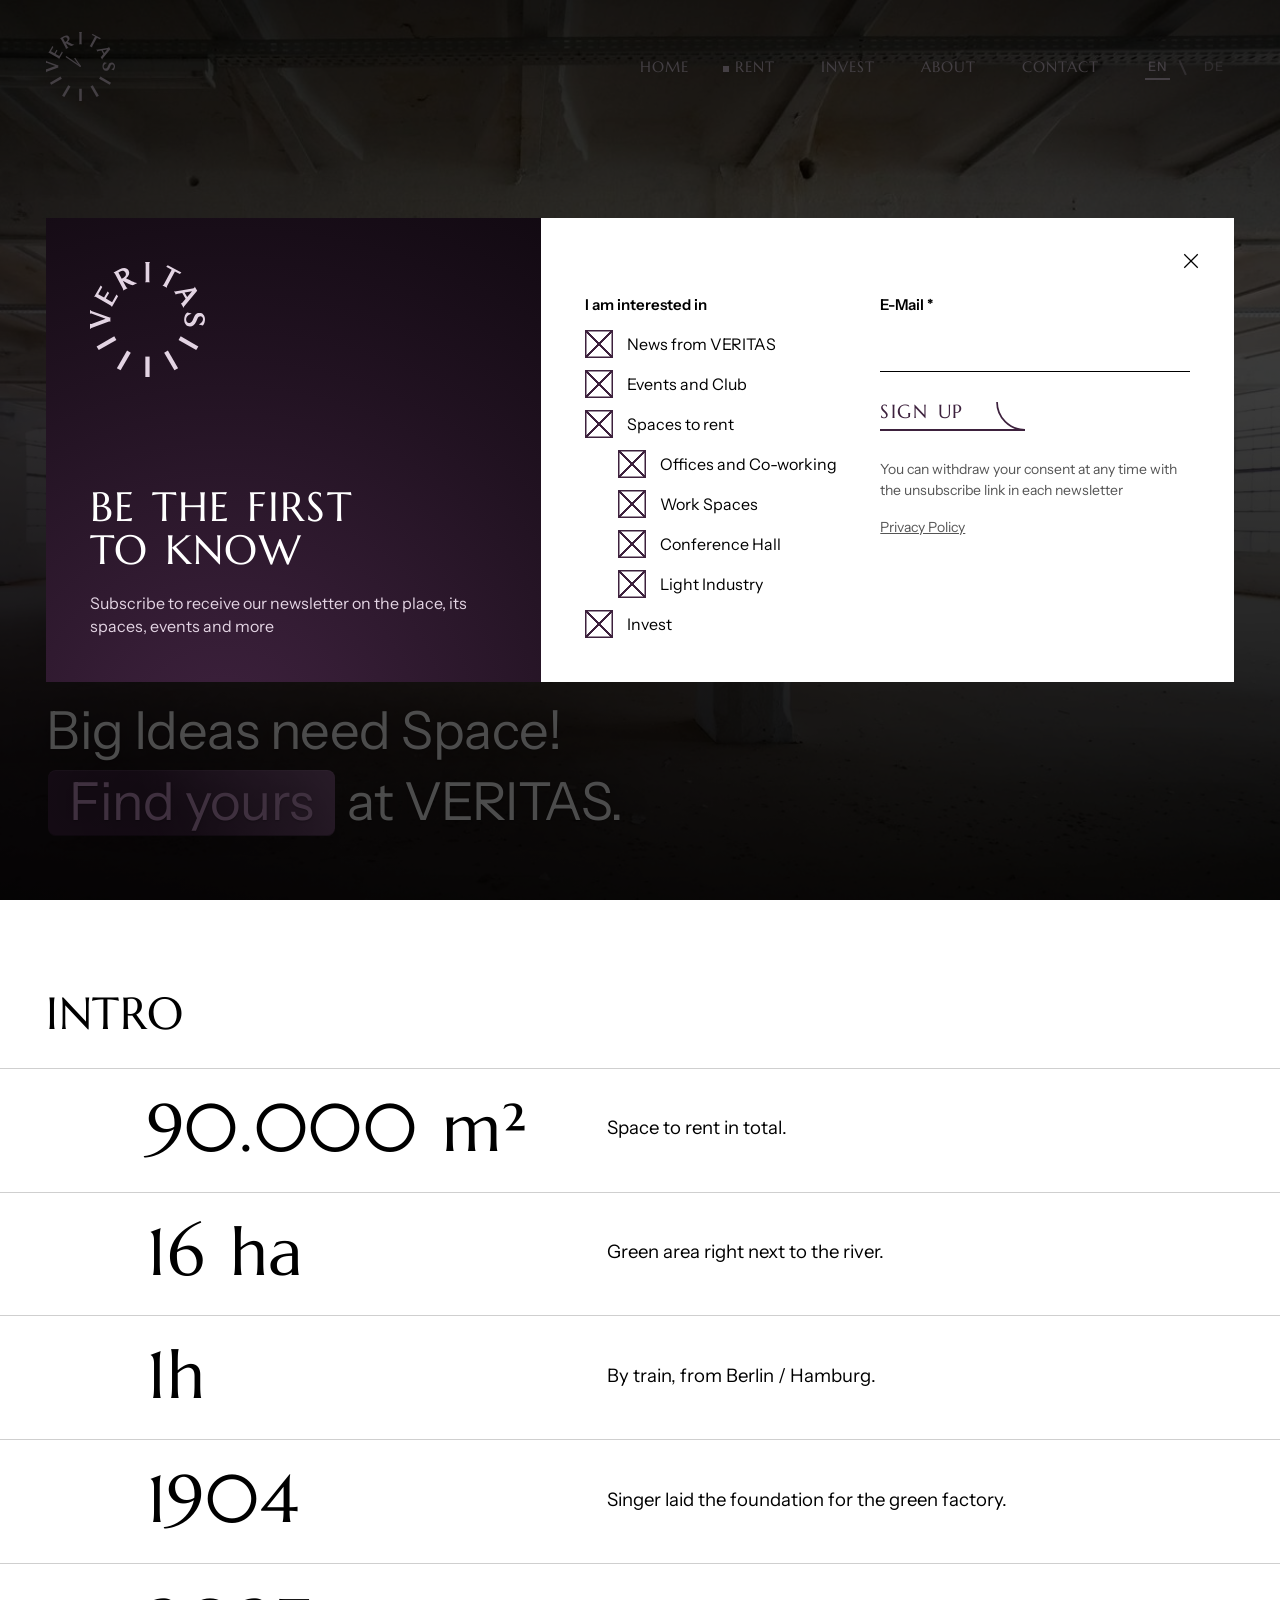
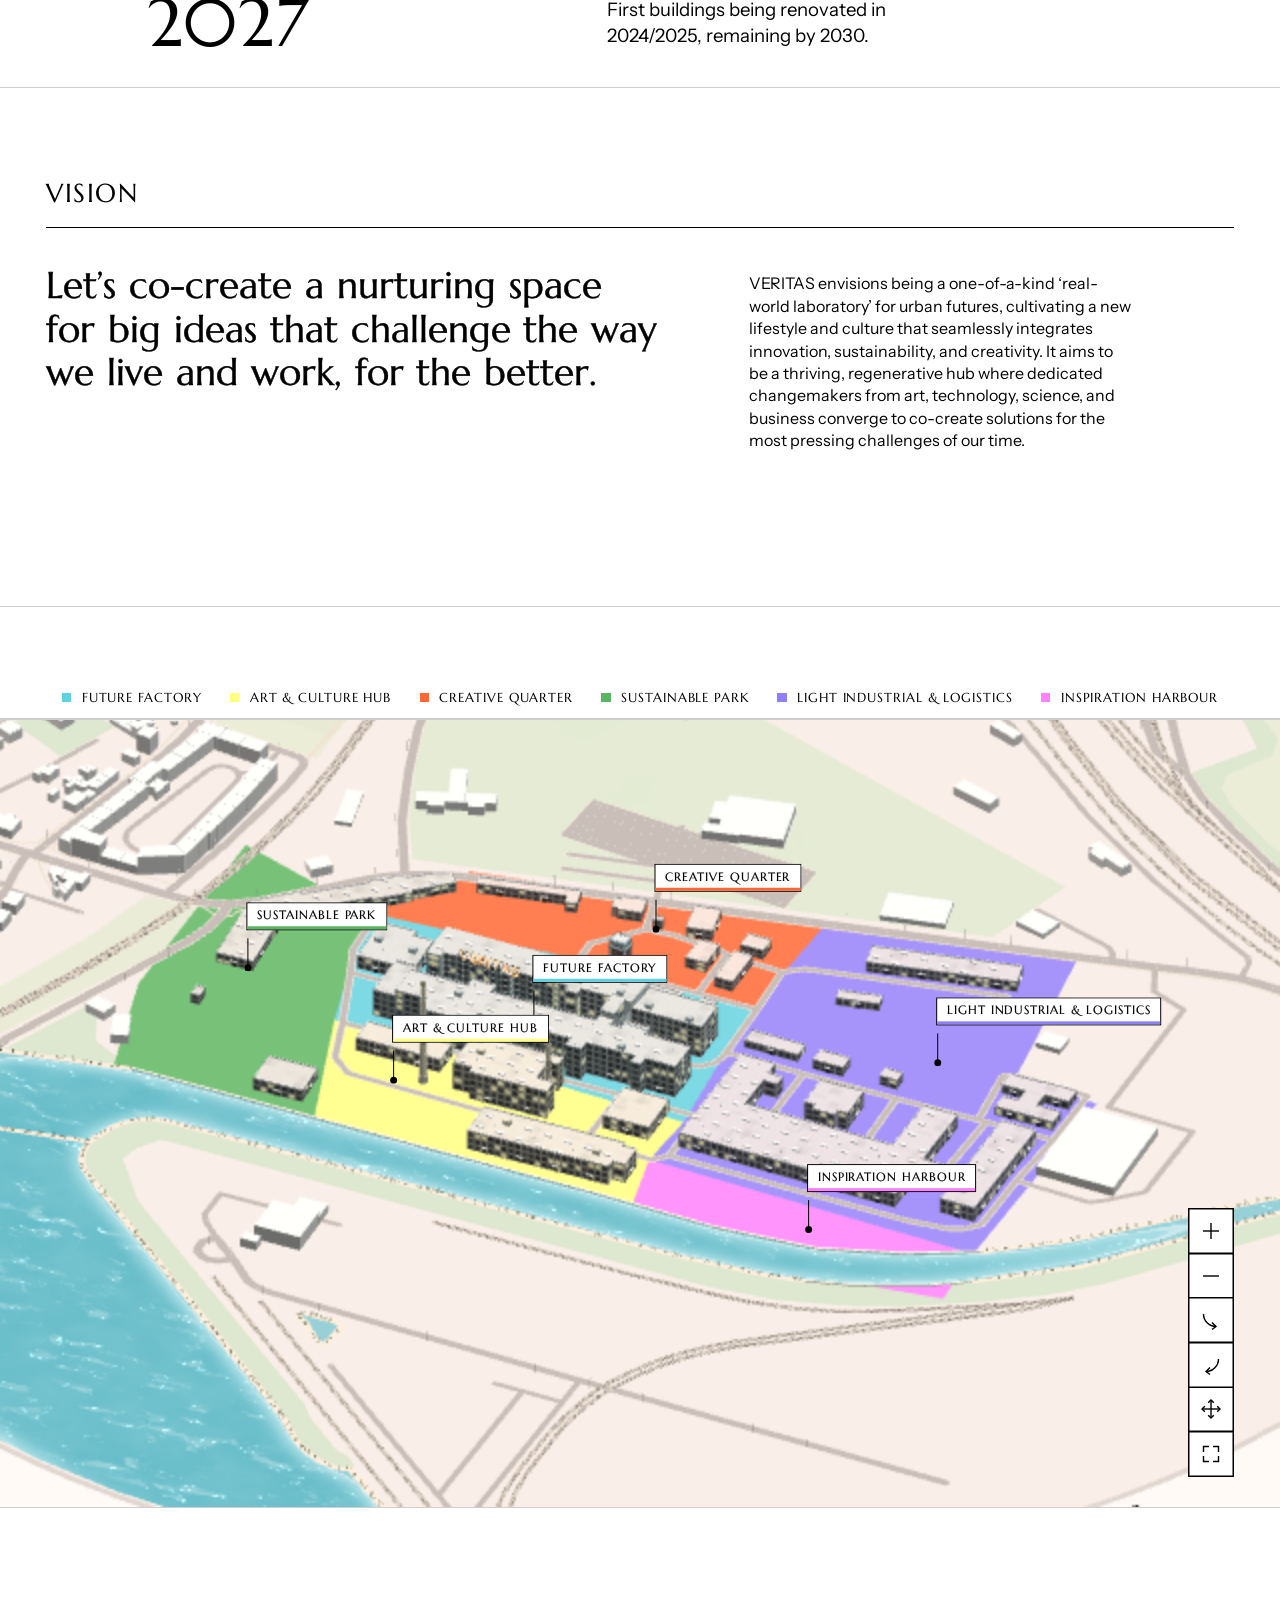
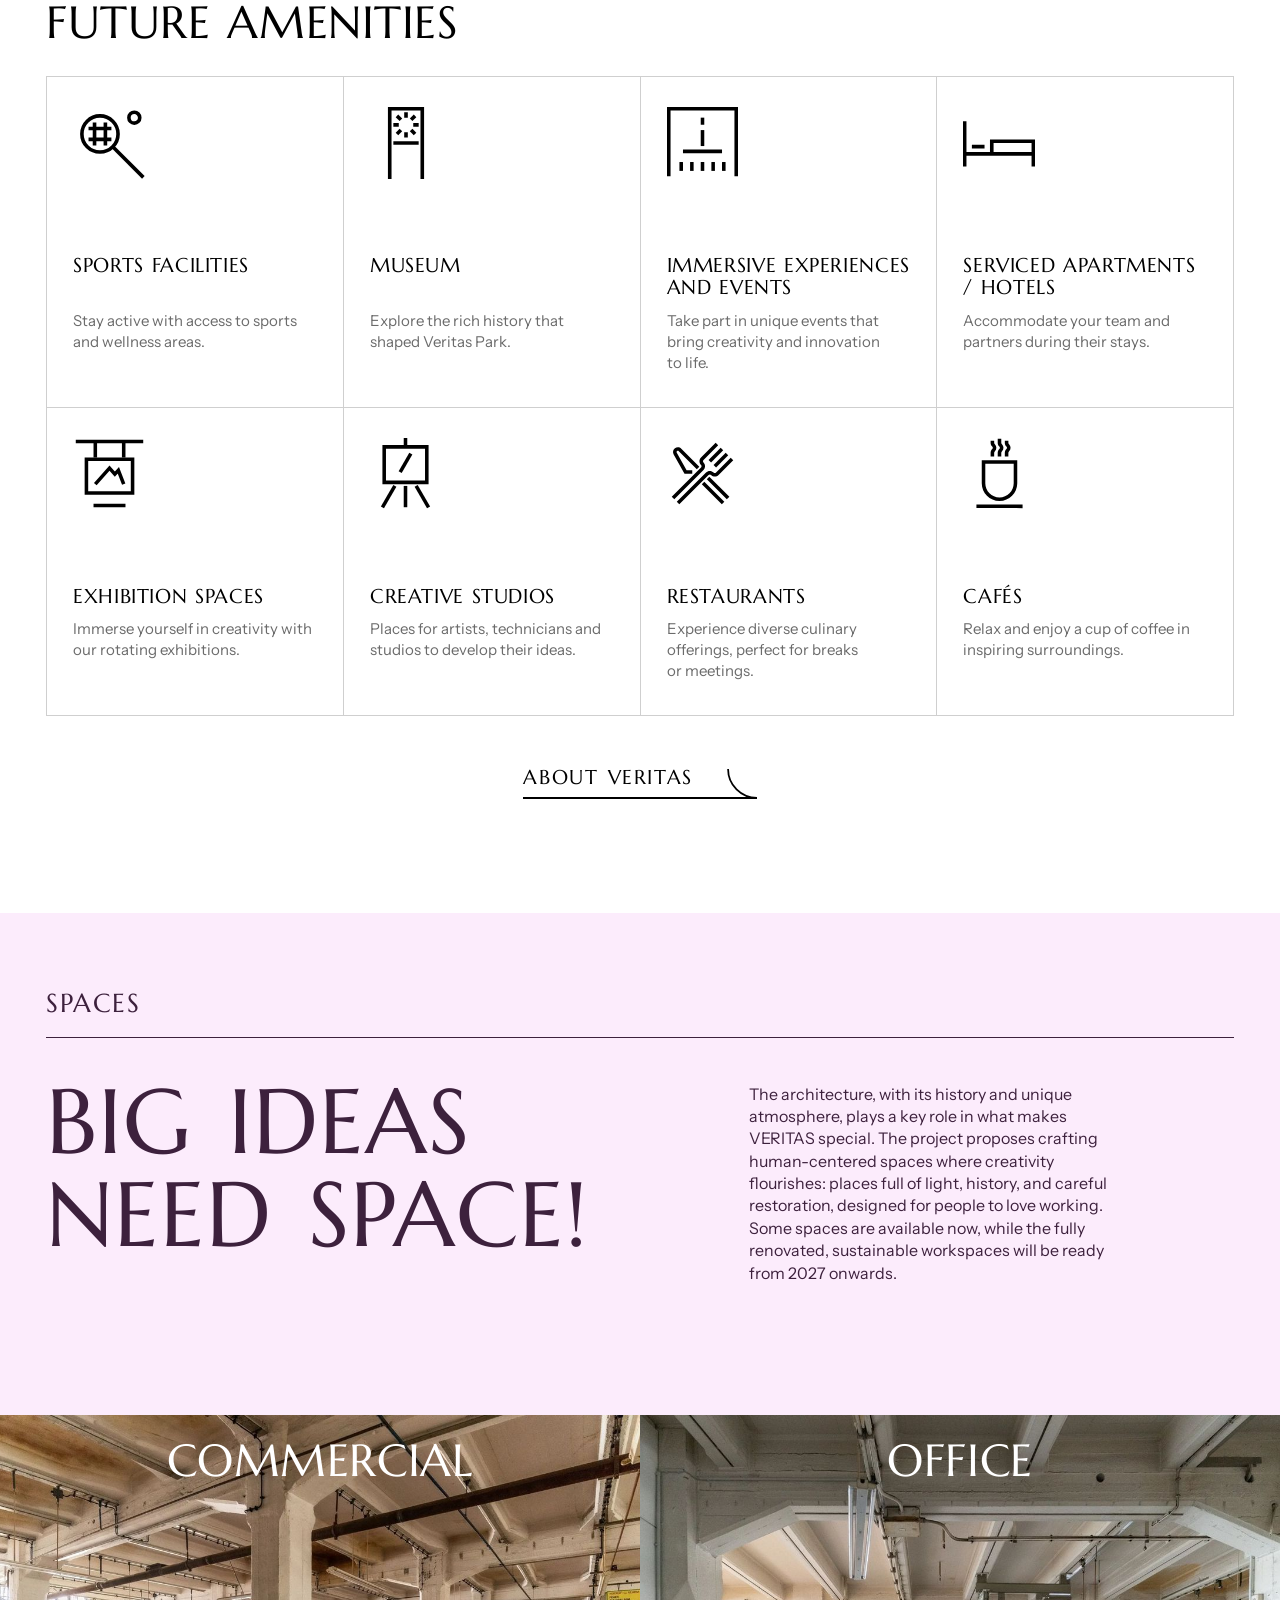
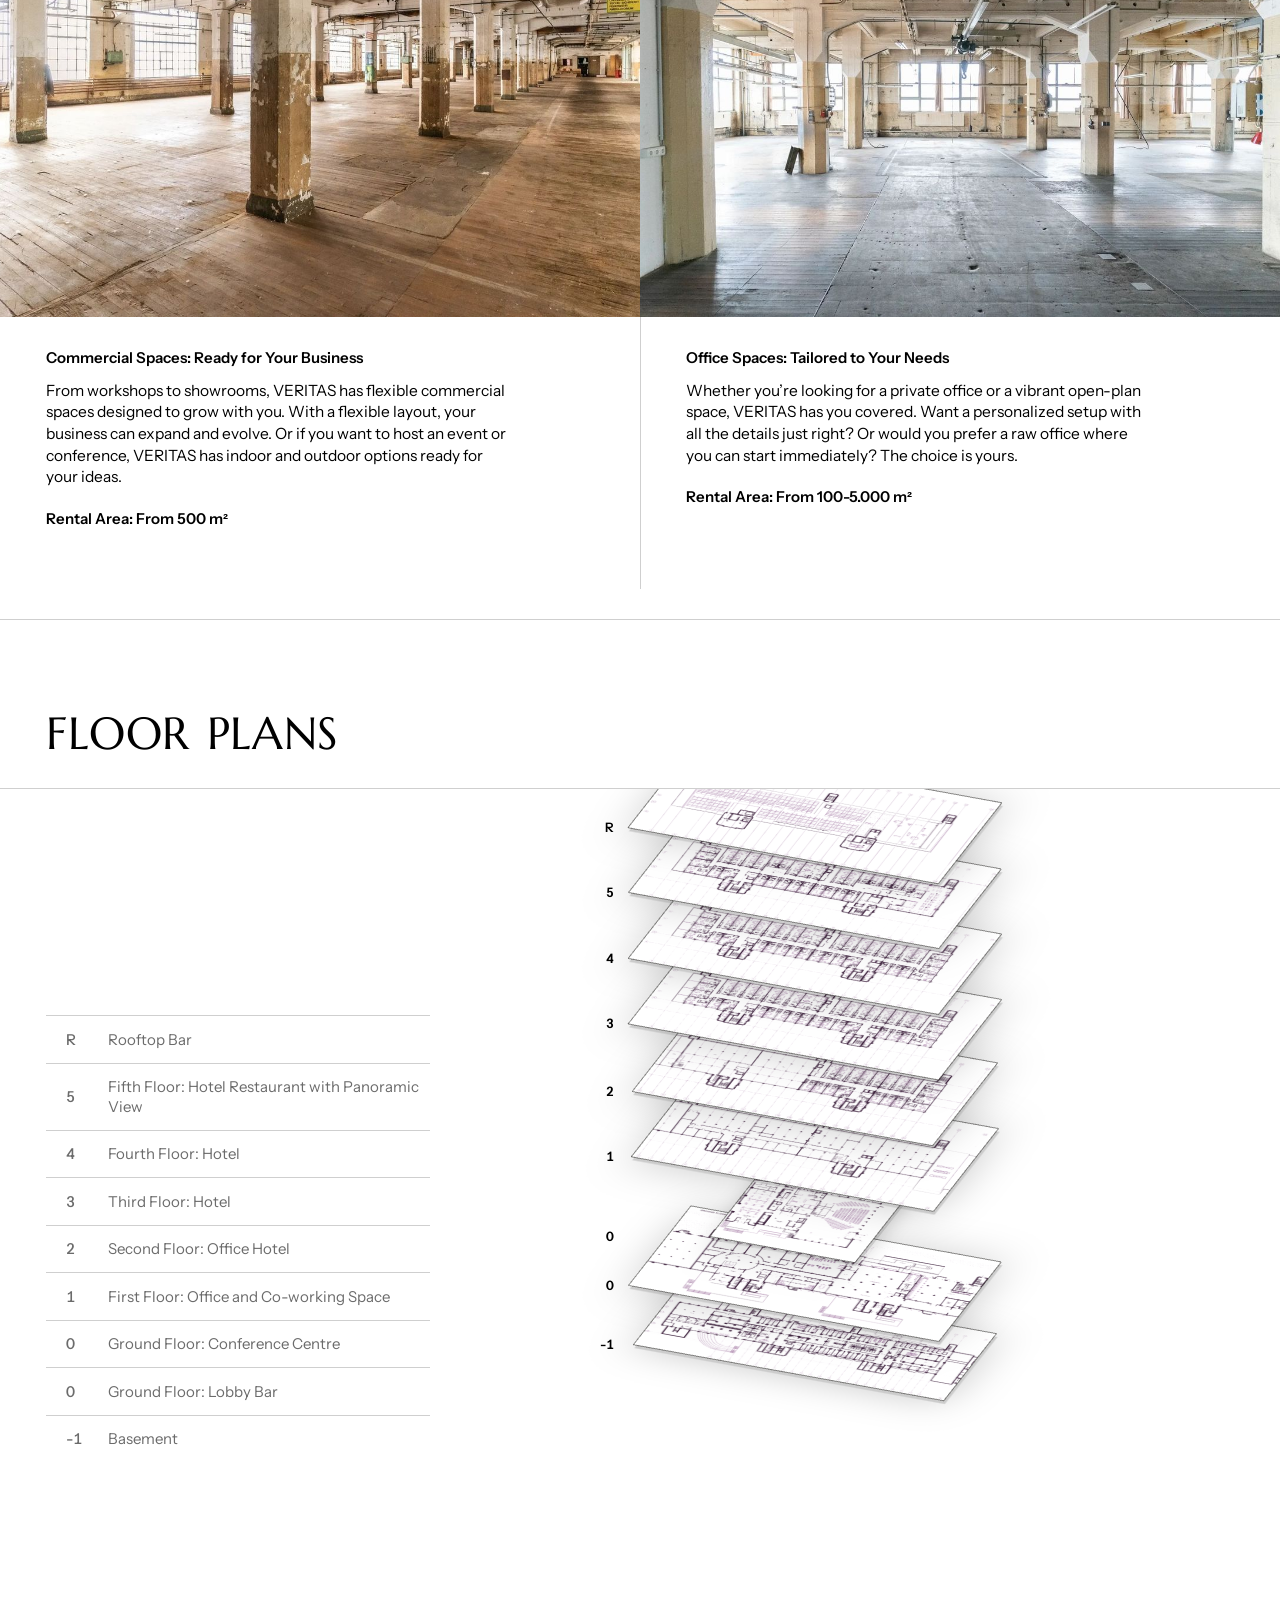
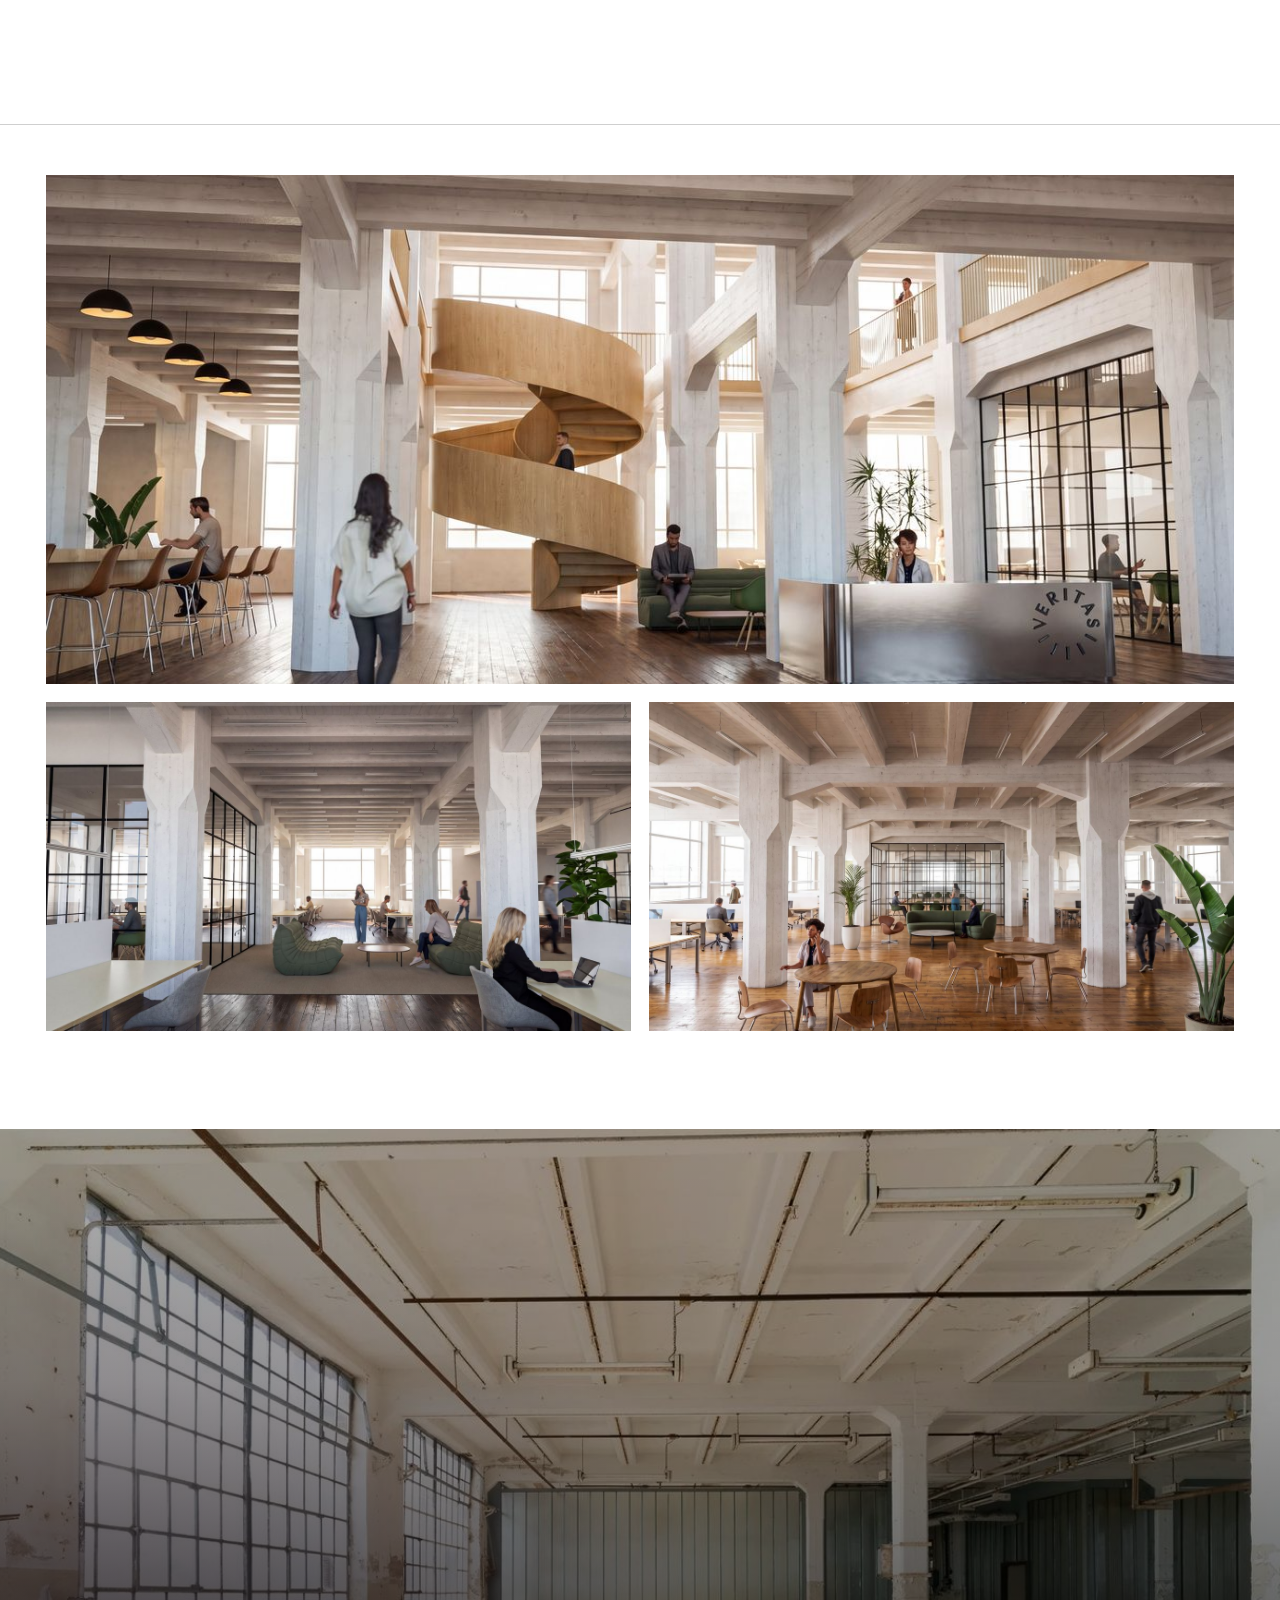
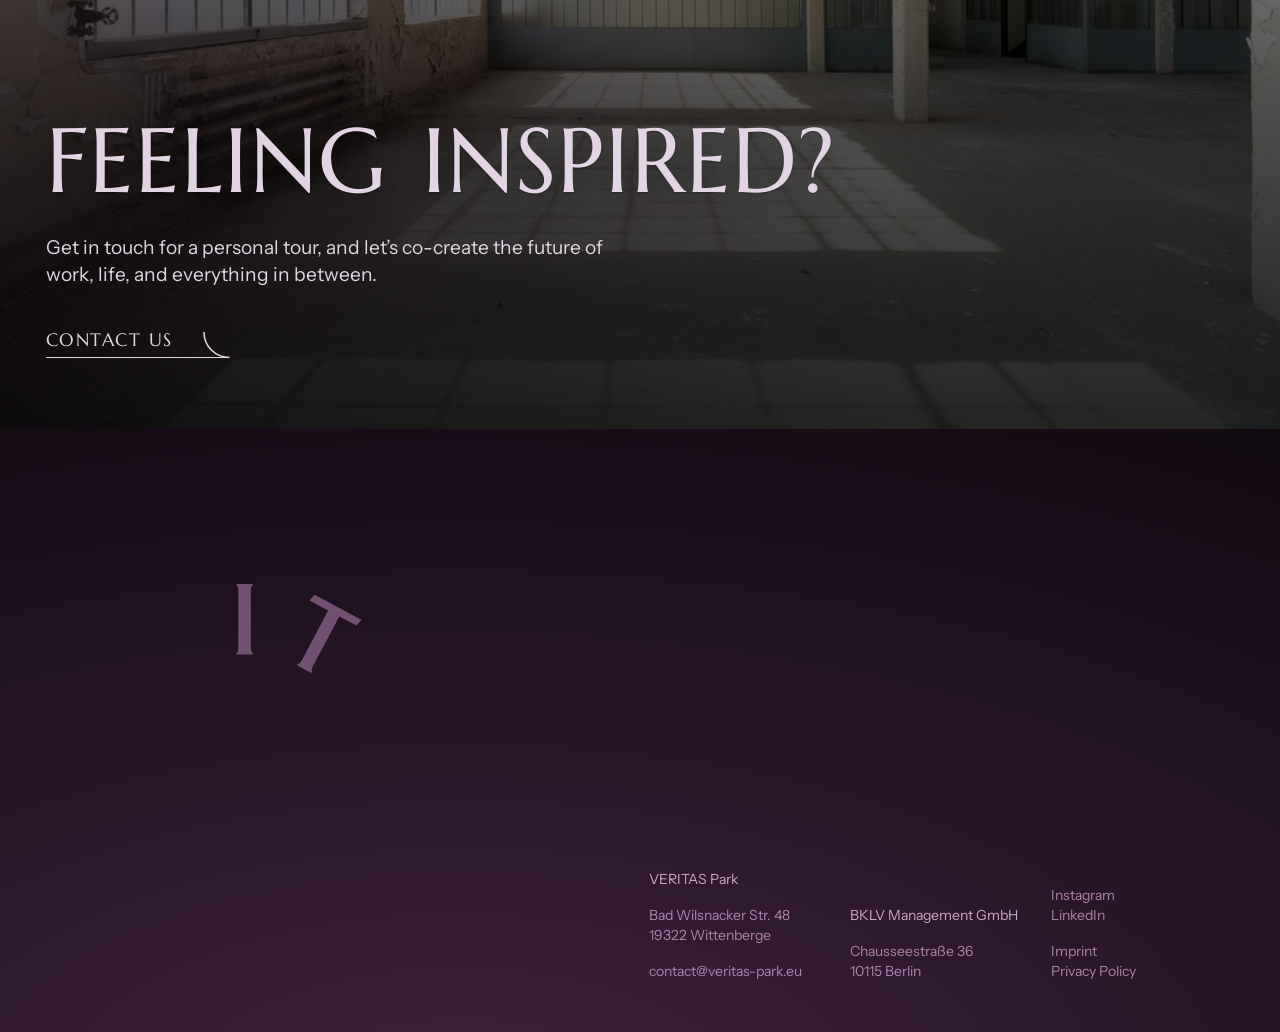
<file: rent.html>
<!doctype html>
<html lang="en" class="at-top">
<head>
<meta charset="utf-8">
<meta name="viewport" content="width=device-width,initial-scale=1,viewport-fit=cover">
<meta name="theme-color" content="#000000">
<meta name="color-scheme" content="light only">
<title>Rent, VERITAS</title>
<link rel="icon" href="img/favicon.svg">
<link rel="stylesheet" href="veritas.css?v=84">
<script>try{if(sessionStorage.getItem('v-bar')==='b')document.documentElement.classList.add('scrolled')}catch(e){}</script>
</head>
<!-- VERITAS, the Rent page. Written by hand, 22 Nov 2026 (round 3). Words and pictures: veritas-park.eu/rent. Look: the brand book. -->
<body class="v" data-hue="violet">

<div class="gate" aria-hidden="true"><svg data-symbol viewBox="-40 -40 80 80"></svg></div>

<header class="head">
  <a class="logo" href="index.html" aria-label="VERITAS, home"><i class="mk"></i>
    <svg class="clock" viewBox="0 0 296 296.01" aria-hidden="true"><line class="hand" x1="148" y1="148.005" x2="148" y2="104.08" stroke="currentColor" stroke-width="5.04"/><line class="hand" x1="148" y1="148.005" x2="148" y2="71.61" stroke="currentColor" stroke-width="5.04"/></svg></a>
  <nav class="bar" aria-label="Pages"><a href="index.html">Home</a><a href="rent.html" aria-current="page">Rent</a><a href="invest.html">Invest</a><a href="about.html">About</a><a href="contact.html">Contact</a><span class="lang"><button type="button" data-lang="en" aria-pressed="true">EN</button><button type="button" data-lang="de" aria-pressed="false">DE</button></span></nav>
  <button class="menu-btn" aria-expanded="false" aria-controls="nav">Menu</button>
</header>
<nav class="nav dark" id="nav" aria-label="Menu" inert>
  <ul>
    <li><a class="sign one" href="index.html" style="--i:0;--d:0ms"><i class="ic" style="--u:url(img/icons/tower.svg)"></i><span>Home</span><svg class="curve" viewBox="0 0 100 100" aria-hidden="true"><path pathLength="1" d="M100 96.4A96.4 96.4 0 0 1 3.6 0"/></svg></a></li>
    <li><a class="sign one" href="rent.html" aria-current="page" style="--i:1;--d:70ms"><i class="ic" style="--u:url(img/icons/space_to_rent.svg)"></i><span>Rent</span><svg class="curve" viewBox="0 0 100 100" aria-hidden="true"><path pathLength="1" d="M100 96.4A96.4 96.4 0 0 1 3.6 0"/></svg></a></li>
    <li><a class="sign one" href="invest.html" style="--i:2;--d:140ms"><i class="ic" style="--u:url(img/icons/economy.svg)"></i><span>Invest</span><svg class="curve" viewBox="0 0 100 100" aria-hidden="true"><path pathLength="1" d="M100 96.4A96.4 96.4 0 0 1 3.6 0"/></svg></a></li>
    <li><a class="sign one" href="about.html" style="--i:3;--d:210ms"><i class="ic" style="--u:url(img/icons/stairs.svg)"></i><span>About</span><svg class="curve" viewBox="0 0 100 100" aria-hidden="true"><path pathLength="1" d="M100 96.4A96.4 96.4 0 0 1 3.6 0"/></svg></a></li>
    <li><a class="sign one" href="contact.html" style="--i:4;--d:280ms"><i class="ic" style="--u:url(img/icons/mail.svg)"></i><span>Contact</span><svg class="curve" viewBox="0 0 100 100" aria-hidden="true"><path pathLength="1" d="M100 96.4A96.4 96.4 0 0 1 3.6 0"/></svg></a></li>
  </ul>
  <div class="foot"><a href="https://www.instagram.com/veritas.park/" target="_blank" rel="noopener">Instagram</a><a href="https://www.linkedin.com/company/veritaspark/" target="_blank" rel="noopener">LinkedIn</a><a href="mailto:contact@veritas-park.eu">contact@veritas-park.eu</a><span class="lang"><button type="button" data-lang="en" aria-pressed="true">EN</button><button type="button" data-lang="de" aria-pressed="false">DE</button></span></div>
</nav>

<main>

<!-- the opening: a hall of building 7, the name of the page, the line of the live page -->
<section class="top2" data-ground="dark">
  <img src="img/place/b7_140.jpg" srcset="img/place/m/b7_140.jpg 1280w, img/place/b7_140.jpg 2000w" alt="A white hall of building 7" fetchpriority="high">
  <div>
    <span class="t-brush reveal">Rent</span>
    <h1 class="t-line reveal" style="--d:90ms">Big Ideas need Space!<br><a class="pill" href="#spaces">Find yours</a> at VERITAS.</h1>
  </div>
</section>

<!-- Intro: the five figures of the live page, one to a line -->
<section class="white" data-ground="light">
  <div class="pg" style="--rows:3;border-top:0"><h2 class="t-caps m reveal" style="grid-column:1/-1">Intro</h2></div>
  <div class="frow reveal"><b>90.000 m²</b><p>Space to rent in total.</p></div>
  <div class="frow reveal"><b>16 ha</b><p>Green area right next to the river.</p></div>
  <div class="frow reveal"><b>1h</b><p>By train, from Berlin / Hamburg.</p></div>
  <div class="frow reveal"><b>1904</b><p>Singer laid the foundation for the green factory.</p></div>
  <div class="frow reveal" style="border-bottom:1px solid var(--line)"><b>2027</b><p>First buildings being renovated in 2024/2025, remaining by 2030.</p></div>
</section>

<!-- Vision: a page of the book -->
<section class="pg white" data-ground="light" style="--rows:6;border-top:0">
  <p class="t-label">Vision</p>
  <h2 class="t-serif reveal" style="grid-column:1/8">Let’s co-create a nurturing space for big ideas that challenge the way we live and work, for the better.</h2>
  <div class="t-body reveal" style="grid-column:8/12;--d:90ms"><p>VERITAS envisions being a one-of-a-kind ‘real-world laboratory’ for urban futures, cultivating a new lifestyle and culture that seamlessly integrates innovation, sustainability, and creativity. It aims to be a thriving, regenerative hub where dedicated changemakers from art, technology, science, and business converge to co-create solutions for the most pressing challenges of our time.</p></div>
</section>

<!-- the place in 3D, where the live page shows its map -->
<section class="urb white" data-ground="light">
  <div class="stage" data-urbanotop><canvas aria-label="The VERITAS site in three dimensions, in six quarters"></canvas></div>
</section>

<!-- Future Amenities: eight tiles -->
<section class="white" data-ground="light" style="padding-bottom:0">
  <div class="pg" style="--rows:3;border-top:0"><h2 class="t-caps m reveal" style="grid-column:1/-1">Future Amenities</h2></div>
  <div class="tiles">
    <article class="tile2 reveal"><i class="ic ico" style="--u:url(img/icons/sport.svg)"></i><h3>Sports Facilities</h3><p>Stay active with access to sports and wellness areas.</p></article>
    <article class="tile2 reveal" style="--d:60ms"><i class="ic ico" style="--u:url(img/icons/tower.svg)"></i><h3>Museum</h3><p>Explore the rich history that shaped Veritas Park.</p></article>
    <article class="tile2 reveal" style="--d:120ms"><i class="ic ico" style="--u:url(img/icons/event_hall.svg)"></i><h3>Immersive Experiences and Events</h3><p>Take part in unique events that bring creativity and innovation to life.</p></article>
    <article class="tile2 reveal" style="--d:180ms"><i class="ic ico" style="--u:url(img/icons/hotel.svg)"></i><h3>Serviced Apartments / Hotels</h3><p>Accommodate your team and partners during their stays.</p></article>
    <article class="tile2 reveal"><i class="ic ico" style="--u:url(img/icons/gallery.svg)"></i><h3>Exhibition Spaces</h3><p>Immerse yourself in creativity with our rotating exhibitions.</p></article>
    <article class="tile2 reveal" style="--d:60ms"><i class="ic ico" style="--u:url(img/icons/art_space.svg)"></i><h3>Creative Studios</h3><p>Places for artists, technicians and studios to develop their ideas.</p></article>
    <article class="tile2 reveal" style="--d:120ms"><i class="ic ico" style="--u:url(img/icons/restaurant.svg)"></i><h3>Restaurants</h3><p>Experience diverse culinary offerings, perfect for breaks or meetings.</p></article>
    <article class="tile2 reveal" style="--d:180ms"><i class="ic ico" style="--u:url(img/icons/cafe.svg)"></i><h3>Cafés</h3><p>Relax and enjoy a cup of coffee in inspiring surroundings.</p></article>
  </div>
  <div style="padding:calc(var(--row)*.5) var(--m);display:flex;justify-content:center"><a class="sbtn" href="about.html" style="font-size:clamp(19px,1.56vw,26px)"><span>About VERITAS</span><svg class="curve" viewBox="0 0 100 100" aria-hidden="true"><path pathLength="1" d="M100 96.4A96.4 96.4 0 0 1 3.6 0"/></svg></a></div>
</section>

<!-- Spaces: the text of the live page, then its two offers as columns of the page with a word on the picture (book p10) -->
<section class="pg pastel" data-ground="light" id="spaces" style="--rows:5">
  <p class="t-label">Spaces</p>
  <h2 class="t-caps reveal" style="grid-column:1/8">Big Ideas need Space!</h2>
  <div class="t-body reveal" style="grid-column:8/12;--d:90ms"><p>The architecture, with its history and unique atmosphere, plays a key role in what makes VERITAS special. The project proposes crafting human-centered spaces where creativity flourishes: places full of light, history, and careful restoration, designed for people to love working. Some spaces are available now, while the fully renovated, sustainable workspaces will be ready from 2027 onwards.</p></div>
</section>
<section class="white" data-ground="light">
  <div class="g" style="padding-inline:0;--g:0px">
    <article class="c" style="--s:6;--sp:6">
      <div class="col-pic" style="min-height:calc(5*var(--row))"><img src="img/place/b7_487.jpg" srcset="img/place/m/b7_487.jpg 1280w, img/place/b7_487.jpg 2000w" alt="A hall with wooden floor, building 7" loading="lazy"><h3 class="t-caps m">Commercial</h3></div>
      <div style="padding:calc(var(--row)*.3) var(--m) calc(var(--row)*.6)"><p class="t-label">Commercial Spaces: Ready for Your Business</p><p class="t-body" style="margin-top:.8em">From workshops to showrooms, VERITAS has flexible commercial spaces designed to grow with you. With a flexible layout, your business can expand and evolve. Or if you want to host an event or conference, VERITAS has indoor and outdoor options ready for your ideas.</p><p class="t-label" style="margin-top:1.4em">Rental Area: From 500 m²</p></div>
    </article>
    <article class="c ln" style="--s:6;--sp:6">
      <div class="col-pic" style="min-height:calc(5*var(--row))"><img src="img/place/b13f2_23.jpg" srcset="img/place/m/b13f2_23.jpg 1280w, img/place/b13f2_23.jpg 2000w" alt="The second floor of building 13" loading="lazy"><h3 class="t-caps m">Office</h3></div>
      <div style="padding:calc(var(--row)*.3) var(--m) calc(var(--row)*.6)"><p class="t-label">Office Spaces: Tailored to Your Needs</p><p class="t-body" style="margin-top:.8em">Whether you’re looking for a private office or a vibrant open-plan space, VERITAS has you covered. Want a personalized setup with all the details just right? Or would you prefer a raw office where you can start immediately? The choice is yours.</p><p class="t-label" style="margin-top:1.4em">Rental Area: From 100-5.000 m²</p></div>
    </article>
  </div>
</section>

<!-- Floor plans: the nine plans of the live page, stacked as the floors of building 13. Turn the stack; choose a floor and it comes forward. -->
<section class="white" data-ground="light" id="plans">
  <div class="pg" style="--rows:3"><h2 class="t-caps m reveal" style="grid-column:1/-1">Floor plans</h2></div>
  <div class="stack">
    <ol class="floors">
      <li><button type="button" aria-selected="false"><i>R</i><span>Rooftop Bar</span></button></li>
      <li><button type="button" aria-selected="false"><i>5</i><span>Fifth Floor: Hotel Restaurant with Panoramic View</span></button></li>
      <li><button type="button" aria-selected="false"><i>4</i><span>Fourth Floor: Hotel</span></button></li>
      <li><button type="button" aria-selected="false"><i>3</i><span>Third Floor: Hotel</span></button></li>
      <li><button type="button" aria-selected="false"><i>2</i><span>Second Floor: Office Hotel</span></button></li>
      <li><button type="button" aria-selected="false"><i>1</i><span>First Floor: Office and Co-working Space</span></button></li>
      <li><button type="button" aria-selected="false"><i>0</i><span>Ground Floor: Conference Centre</span></button></li>
      <li><button type="button" aria-selected="true"><i>0</i><span>Ground Floor: Lobby Bar</span></button></li>
      <li><button type="button" aria-selected="false"><i>-1</i><span>Basement</span></button></li>
    </ol>
    <div class="view" data-floors="img/plans/floor_0.svg,img/plans/floor_1.svg,img/plans/floor_2.svg,img/plans/floor_3.svg,img/plans/floor_4.svg,img/plans/floor_5.svg,img/plans/floor_6.svg,img/plans/floor_7.svg,img/plans/floor_8.svg"><canvas aria-label="The floor plans of building 13, stacked"></canvas></div>
  </div>
</section>

<!-- the three renders of the live page -->
<section class="white" data-ground="light" style="border-top:1px solid var(--line)">
  <div class="mosaic" style="padding-top:calc(var(--row)*.5)">
    <button type="button" style="--s:12;--sp:6;--r:21/9" aria-label="Open the picture"><img src="img/render_lobby.jpg?v=4" srcset="img/m/render_lobby.jpg?v=4 1280w, img/render_lobby.jpg?v=4 3200w" alt="The lobby, as it is planned" loading="lazy"></button>
    <button type="button" style="--s:6;--sp:6;--r:16/9" aria-label="Open the picture"><img src="img/render_office_1.jpg?v=4" srcset="img/m/render_office_1.jpg?v=4 1280w, img/render_office_1.jpg?v=4 3200w" alt="An office, as it is planned" loading="lazy"></button>
    <button type="button" style="--s:6;--sp:6;--r:16/9" aria-label="Open the picture"><img src="img/render_office_2.jpg?v=4" srcset="img/m/render_office_2.jpg?v=4 1280w, img/render_office_2.jpg?v=4 3200w" alt="An office, as it is planned" loading="lazy"></button>
  </div>
</section>

<!-- the call of the live page, on a picture of the place -->
<section class="call2" data-ground="dark">
  <img src="img/place/b7f4_016.jpg" srcset="img/place/m/b7f4_016.jpg 1280w, img/place/b7f4_016.jpg 2000w" alt="" loading="lazy">
  <div>
    <h2 class="t-caps reveal">Feeling Inspired?</h2>
    <p class="t-body reveal" style="--d:90ms;margin-top:calc(var(--row)*.26);font-size:clamp(18px,1.5vw,24px);max-width:30em;color:var(--on-dark)">Get in touch for a personal tour, and let’s co-create the future of work, life, and everything in between.</p>
    <div class="sbtns reveal" style="--d:160ms"><a class="sbtn" href="contact.html"><span>Contact us</span><svg class="curve" viewBox="0 0 100 100" aria-hidden="true"><path pathLength="1" d="M100 96.4A96.4 96.4 0 0 1 3.6 0"/></svg></a></div>
  </div>
</section>

</main>

<footer class="footer dark end" data-ground="dark">
  <div class="g">
    <div class="c logo" style="--s:5;--sp:6"><i class="mk"></i></div>
    <div class="c col" style="--s:2;--sp:3;--at:7"><b>VERITAS Park</b><p>Bad Wilsnacker Str. 48<br>19322 Wittenberge</p><p><a href="mailto:contact@veritas-park.eu">contact@veritas-park.eu</a></p></div>
    <div class="c col" style="--s:2;--sp:3"><b>BKLV Management GmbH</b><p>Chausseestraße 36<br>10115 Berlin</p></div>
    <div class="c col" style="--s:2;--sp:6"><a href="https://www.instagram.com/veritas.park/" target="_blank" rel="noopener">Instagram</a><a href="https://www.linkedin.com/company/veritaspark/" target="_blank" rel="noopener">LinkedIn</a><p><a href="imprint.html">Imprint</a><a href="privacy.html">Privacy Policy</a></p></div>
  </div>
</footer>

<script src="veritas.js?v=65"></script>
<script src="symbol.js?v=43"></script>
<script src="de.js?v=31"></script>
<script src="i18n.js?v=49" defer></script>
<script src="later.js?v=1" data-near="[data-urbanotop],.stack .view" data-load="lib/three.min.js,site_map.js?v=34,urb_kit.js?v=37,urb_water.js?v=37,urb_ground.js?v=37,urb_rail.js?v=37,urb_roofs.js?v=37,urb_trees.js?v=53,urb_sign.js?v=38,urbanotop.js?v=54,floors3d.js?v=54"></script>
</body>
</html>
</file>
<file: veritas.css>
/* VERITAS, the website. 22 Nov 2026.
   Every colour, ramp and light here is measured on the brand book (Sonder Studio, v1.0, Oct 2024): see ../DA_MESURES.md.
   Fonts are the free stand-ins chosen on 20 Nov: Marcellus (Ulrich), Instrument Sans (Diatype), Gochi Hand (Hans Hand). */
@font-face{font-family:"V Head";src:url(fonts/Marcellus-400.woff2) format("woff2"),url(fonts/Marcellus-400.ttf) format("truetype");font-display:swap}
@font-face{font-family:"V Text";src:url(fonts/InstrumentSans-400.woff2) format("woff2"),url(fonts/InstrumentSans-400.ttf) format("truetype");font-weight:400;font-display:swap}
@font-face{font-family:"V Text";src:url(fonts/InstrumentSans-500.woff2) format("woff2"),url(fonts/InstrumentSans-500.ttf) format("truetype");font-weight:500;font-display:swap}
@font-face{font-family:"V Text";src:url(fonts/InstrumentSans-600.woff2) format("woff2"),url(fonts/InstrumentSans-600.ttf) format("truetype");font-weight:600;font-display:swap}
@font-face{font-family:"V Brush";src:url(fonts/GochiHand-400.woff2) format("woff2"),url(fonts/GochiHand-400.ttf) format("truetype");font-display:swap}

/* the four shades of the hue in use. Registered as colours so a change of hue glides instead of jumping (book: "like a rainbow, never jump") */
@property --h-dark{syntax:'<color>';inherits:true;initial-value:#421616}
@property --h-muted{syntax:'<color>';inherits:true;initial-value:#9A6464}
@property --h-bright{syntax:'<color>';inherits:true;initial-value:#FF4646}
@property --h-pastel{syntax:'<color>';inherits:true;initial-value:#FDE8E8}
[data-hue=brown]{--h-dark:#4B2113;--h-muted:#B46348;--h-bright:#FF6633;--h-pastel:#FFE9E1}
[data-hue=red]{--h-dark:#421616;--h-muted:#9A6464;--h-bright:#FF4646;--h-pastel:#FDE8E8}
[data-hue=violet]{--h-dark:#3D213D;--h-muted:#9A6C9A;--h-bright:#FF80FF;--h-pastel:#FCECFC}
[data-hue=purple]{--h-dark:#333048;--h-muted:#817CA4;--h-bright:#8E7FFD;--h-pastel:#E4E2F6}
[data-hue=blue]{--h-dark:#1F2A51;--h-muted:#546399;--h-bright:#426AF8;--h-pastel:#E6EAF7}
[data-hue=turquoise]{--h-dark:#213E42;--h-muted:#668589;--h-bright:#5FD1E1;--h-pastel:#DBECEE}
[data-hue=green]{--h-dark:#2A362B;--h-muted:#769F79;--h-bright:#58B560;--h-pastel:#E1E9E2}
[data-hue=softgreen]{--h-dark:#434B32;--h-muted:#889A61;--h-bright:#BEE272;--h-pastel:#EAEEE1}
[data-hue=ocher]{--h-dark:#4D4D3D;--h-muted:#B4B487;--h-bright:#FFFF80;--h-pastel:#F7F7E1}

:root{
  --line:#cfcfcf;--soft:#6b6b6b;
  --head:"V Head",serif;--text:"V Text",-apple-system,"Helvetica Neue",sans-serif;--brush:"V Brush",cursive;
  --ease:cubic-bezier(.19,1,.22,1);--fast:.2s;--mid:.5s;--slow:.9s;
}
/* everything below is said with the hue's four shades, so it holds for the nine hues */
[data-hue]{
  --ramp:linear-gradient(180deg,var(--h-dark) 0,var(--h-dark) 30.5%,var(--h-muted) 55%,var(--h-bright) 66.8%,var(--h-pastel) 83.7%,var(--h-pastel) 100%);   /* the colour column of p21 */
  --glow:radial-gradient(56% 93% at 5% 100%,color-mix(in srgb,var(--h-dark) 92%,#000) 0,#000 100%);                                                        /* the light of p46 */
  --glow-end:radial-gradient(141% 128% at 36% 115%,var(--h-dark) 0,color-mix(in srgb,var(--h-dark) 85%,#000) 16.7%,color-mix(in srgb,var(--h-dark) 74%,#000) 25%,color-mix(in srgb,var(--h-dark) 64%,#000) 33.3%,color-mix(in srgb,var(--h-dark) 52%,#000) 41.7%,color-mix(in srgb,var(--h-dark) 39%,#000) 50%,color-mix(in srgb,var(--h-dark) 26%,#000) 58.3%,color-mix(in srgb,var(--h-dark) 14%,#000) 66.7%,color-mix(in srgb,var(--h-dark) 2%,#000) 75%,#000 80%);   /* the light of p53 */
  --on-dark:color-mix(in srgb,var(--h-pastel) 90%,#000);                                                    /* E4D0D0 on red */
  --on-dark-2:color-mix(in srgb,var(--h-muted) 52%,var(--h-pastel));                                        /* C9A0A1 */
  --on-dark-3:color-mix(in srgb,var(--h-muted) 82%,var(--h-pastel));                                        /* A88485 */
  --on-dark-4:color-mix(in srgb,var(--h-muted) 74%,#000);                                                   /* 724647, the logo of p53 */
  --pill-a:color-mix(in srgb,var(--h-muted) 7%,var(--h-dark));--pill-b:color-mix(in srgb,var(--h-muted) 64%,var(--h-dark));   /* 481E1E to 7A4B4B */
  --pill-ink:color-mix(in srgb,var(--h-dark) 22%,color-mix(in srgb,var(--h-bright) 34%,var(--h-pastel)));   /* D58F8F */
  --pill:linear-gradient(54deg,var(--pill-a) 0,var(--pill-a) 44%,var(--pill-b) 100%);
}

/* ---- the page and its grid: 12 columns like the 12 hours, 6 on a phone, rows that make squares (p36) */
*,*::before,*::after{box-sizing:border-box}
html{-webkit-text-size-adjust:100%;scroll-behavior:smooth}
body.v{margin:0;background:#fff;color:#000;font:400 17px/1.4 var(--text);letter-spacing:0;-webkit-font-smoothing:antialiased;text-rendering:optimizeLegibility;overflow-x:hidden;
  --cols:12;--m:clamp(20px,2.2vw,40px);--g:clamp(12px,1.39vw,24px);
  --u:calc((100vw - 2*var(--m) - (var(--cols) - 1)*var(--g))/var(--cols));--row:calc(var(--u) + var(--g));transition:--h-dark var(--slow),--h-muted var(--slow),--h-bright var(--slow),--h-pastel var(--slow)}
@media(max-width:820px){body.v{--cols:6;--m:20px;--g:12px;font-size:16px}}
img{display:block;max-width:100%}a{color:inherit}
.g{display:grid;grid-template-columns:repeat(var(--cols),minmax(0,1fr));column-gap:var(--g);padding-inline:var(--m)}
.c{grid-column:var(--at,auto)/span var(--s,12);min-width:0;position:relative}
@media(max-width:820px){.c{grid-column:auto/span var(--sp,6)}}
.ln::before{content:"";position:absolute;left:calc(var(--g)/-2);top:0;bottom:0;width:1px;background:var(--line)}   /* the thin lines stand in the middle of the gutters */
/* press G: the book's grid over the page */
body.v.grid::after{content:"";position:fixed;inset:0;z-index:99;pointer-events:none;margin-inline:var(--m);opacity:.34;
  background:repeating-linear-gradient(90deg,#817CA4 0,#817CA4 var(--u),transparent var(--u),transparent var(--row)),repeating-linear-gradient(180deg,#817CA4 0,#817CA4 var(--u),transparent var(--u),transparent var(--row));background-blend-mode:multiply;background-position:0 calc(var(--gy,0px))}

/* ---- type (p28 to p34). Left or centred, never right. Capitals only for short headlines and the brush word. */
h1,h2,h3,h4,p,figure,ul,ol,dl,dd,blockquote{margin:0}h1,h2,h3,h4{font-weight:400}
.display{font:400 clamp(40px,6.2vw,108px)/1 var(--head);text-transform:uppercase;letter-spacing:.005em;text-wrap:balance}
.display.s2{font-size:clamp(32px,4.2vw,72px)}.display.s3{font-size:clamp(24px,2.5vw,42px);line-height:1.04}
   /* 1.2 is the pitch of the book's own big line (p46) */

.title{font:400 clamp(19px,1.5vw,25px)/1.16 var(--head);text-wrap:balance}   /* Ulrich in small letters, for titles too long for capitals (p34) */
.body{font:400 clamp(16px,1.18vw,19px)/1.4 var(--text);text-wrap:pretty;max-width:34em}.body p+p{margin-top:.8em}.body b,.body strong{font-weight:600}
.body.big{font-size:clamp(18px,1.45vw,23px)}
.small{font:400 14px/1.4 var(--text)}.soft{color:var(--soft)}
.label{font:500 14px/1.4 var(--text)}
.brush{font:400 clamp(20px,1.7vw,28px)/1 var(--brush);text-transform:uppercase;letter-spacing:.02em}
.num{font:400 clamp(44px,6vw,104px)/1 var(--head);letter-spacing:-.01em;white-space:nowrap}

/* ---- the pill: the words that take action (p46). Measured: ground 481E1E to 7A4B4B, words D58F8F, corners 12 % of the height */
.pill{display:inline-block;padding:.03em .42em .1em;margin:0 .04em;border-radius:.15em;background:var(--pill);color:var(--pill-ink);white-space:nowrap}
.btn{display:inline-flex;align-items:center;gap:.6em;font:400 clamp(17px,1.3vw,21px)/1 var(--text);padding:.8em 1.1em .86em;border:0;border-radius:.4em;background:var(--pill);color:var(--pill-ink);text-decoration:none;cursor:pointer;
  background-size:200% 100%;background-position:0 0;transition:background-position var(--mid) var(--ease),color var(--fast),transform var(--fast) var(--ease),translate var(--mid) var(--ease)}
.btn svg{width:1em;height:1em;flex:none;transition:transform var(--mid) var(--ease)}
.btn{translate:var(--mx,0) var(--my,0)}
.btn:hover{background-position:60% 0;color:var(--h-pastel)}.btn:hover svg{transform:translateX(.25em)}.btn:active{transform:scale(.98)}
.btn:focus-visible,a:focus-visible,button:focus-visible{outline:2px solid var(--h-bright);outline-offset:4px}.sign:focus-visible{outline:1px solid var(--pill-ink);outline-offset:8px}
.more{display:inline-flex;align-items:center;gap:.5em;font:500 15px/1.2 var(--text);text-decoration:none;padding-bottom:.3em;border-bottom:1px solid currentColor}
.more svg{width:.9em;height:.9em;transition:transform var(--mid) var(--ease)}.more:hover svg{transform:translateX(.3em)}

/* ---- grounds */
.dark{background:#000 var(--glow) no-repeat;color:var(--on-dark)}
.dark.end{background-image:var(--glow-end)}
.pastel{background:var(--h-pastel);color:var(--h-dark)}
.white{background:#fff;color:#000}
@media(max-width:820px){[data-hue]{--glow:radial-gradient(130% 62% at 5% 100%,color-mix(in srgb,var(--h-dark) 92%,#000) 0,#000 100%)}}
section{position:relative}
/* the head of a section, as the book heads its chapters (p41 to p48: a small number, then the name in Ulrich capitals). Same order as the heads of the Adverse site: number, big title. */
.lab{padding:calc(var(--row)*.42) var(--m) calc(var(--row)*.24);border-bottom:1px solid var(--line)}
.lab .n{display:block;font:600 clamp(14px,1.15vw,18px)/1.4 var(--text);margin-bottom:.3em}
.lab h2{font:400 clamp(32px,3.5vw,60px)/1 var(--head);text-transform:uppercase;letter-spacing:.005em;text-wrap:balance}

.dark .lab{border-color:color-mix(in srgb,var(--h-muted) 30%,transparent)}.dark .lab .n{color:var(--on-dark-3)}
.rule{height:1px;background:var(--line);margin:0}
.pad{padding-block:calc(var(--row)*.5)}
.cell{padding-block:calc(var(--row)*.34) calc(var(--row)*.5);display:flex;flex-direction:column}
.cell .low{margin-top:auto}.cell .mid{margin-block:auto}
.gap{margin-top:calc(var(--row)*.3)}

/* ---- icons (p35): square of 100, line of 5, square ends. They draw themselves once, line after line. */
.ico{width:1em;height:1em;display:block;fill:none;stroke:currentColor;stroke-width:5;stroke-linecap:butt;stroke-linejoin:miter;stroke-miterlimit:10;overflow:visible}
.ico.fill{fill:currentColor;stroke:none}
.draw path{stroke-dasharray:1;stroke-dashoffset:1}
.in .draw path,.draw.in path{stroke-dashoffset:0;transition:stroke-dashoffset .9s var(--ease) calc(var(--i,0)*70ms + var(--d,0ms))}
@media(hover:hover){a:hover>.draw path,.field:hover .draw path,.again .draw path{animation:redraw .9s var(--ease) calc(var(--i,0)*60ms) backwards}}
@keyframes redraw{from{stroke-dashoffset:1}to{stroke-dashoffset:0}}

/* ---- the wall sign (p35): the icon stands on a long line, the word in capitals sits on the same line, the line ends in a quarter curve */
.sign{display:grid;grid-template-columns:auto 1fr auto;align-items:end;column-gap:.5em;font:400 clamp(26px,3vw,52px)/1 var(--head);text-transform:uppercase;letter-spacing:.02em;text-decoration:none;color:inherit;position:relative;padding-top:.55em}
.sign::after{content:"";position:absolute;left:0;right:0;bottom:0;height:.072em;background:currentColor;transform-origin:0 50%}
.sign .ico{font-size:1.5em;margin-bottom:.036em}
.sign span{text-align:center;padding-bottom:.16em;transition:letter-spacing var(--mid) var(--ease)}
.sign .curve{width:1.15em;height:1.15em;display:block;fill:none;stroke:currentColor;stroke-width:6.3;overflow:visible}

.sign small{display:block;font:400 15px/1.4 var(--text);text-transform:none;letter-spacing:0;color:var(--soft);margin-top:.5em}
a.sign:hover span{letter-spacing:.07em}
.reveal .sign::after,.sign.reveal::after{transform:scaleX(0)}.in .sign::after,.sign.in::after{transform:none;transition:transform 1.1s var(--ease) var(--d,0ms)}
.sign.s2{font-size:clamp(20px,1.9vw,32px)}

/* ---- things arrive calmly, once */
.reveal{opacity:0;transform:translateY(14px)}
.reveal.in{opacity:1;transform:none;transition:opacity .9s var(--ease) var(--d,0ms),transform .9s var(--ease) var(--d,0ms)}
@media(prefers-reduced-motion:reduce){.reveal{opacity:1;transform:none}.draw path{stroke-dashoffset:0}*{animation:none!important;transition:none!important}html{scroll-behavior:auto}}

/* ---- header: the round logo is a working clock (the book allows hands, p15), MENU in the brush face (p37) */
.head{position:fixed;inset:0 0 auto;z-index:40;display:flex;justify-content:space-between;align-items:flex-start;padding:calc(var(--m)*.7) var(--m);pointer-events:none;color:#000;transition:color var(--mid)}
.head.on-dark{color:var(--on-dark)}
/* once the page has moved, the header is a thin strip of frosted glass, so nothing reads through the logo */
.head::before{content:"";position:absolute;inset:0;z-index:-1;background:rgba(255,255,255,.84);-webkit-backdrop-filter:blur(16px);backdrop-filter:blur(16px);border-bottom:1px solid var(--line);opacity:0;transition:opacity var(--mid),background var(--mid)}
.head{align-items:center;transition:color var(--mid),padding var(--mid) var(--ease)}
.scrolled .head{padding-block:10px}.scrolled .head::before{opacity:1}.scrolled .head .logo{width:48px}
.scrolled .head.on-dark::before{background:rgba(0,0,0,.5);border-color:transparent}
.nav-open .head::before{opacity:0}
.head>*{pointer-events:auto}
.head .logo{display:block;width:clamp(58px,5.4vw,92px);transition:opacity var(--mid),transform var(--mid) var(--ease),width var(--mid) var(--ease)}.head .logo svg{display:block;width:100%;height:auto}

.menu-btn{font:400 clamp(21px,1.7vw,28px)/1 var(--brush);text-transform:uppercase;letter-spacing:.02em;background:none;border:0;border-bottom:.09em solid currentColor;padding:.15em .05em .1em;color:inherit;cursor:pointer}
/* the menu: a dark page of wall signs */
.nav{position:fixed;inset:0;z-index:35;display:flex;flex-direction:column;justify-content:center;padding:calc(var(--row)*1.1) var(--m) var(--m);visibility:hidden;opacity:0;transition:opacity var(--mid),visibility 0s var(--mid);overflow:auto}
.nav-open .nav{visibility:visible;opacity:1;transition:opacity var(--mid)}
.nav-open .head{color:var(--on-dark)}
.nav ul{list-style:none;padding:0;display:grid;gap:calc(var(--row)*.1);margin-inline:auto;width:min(100%,calc(8*var(--row) - var(--g)))}
.nav .sign{font-size:clamp(30px,5.2vh,58px);opacity:0;transform:translateY(12px)}
.nav-open .nav .sign{opacity:1;transform:none;transition:opacity .7s var(--ease) calc(var(--i)*60ms + .1s),transform .7s var(--ease) calc(var(--i)*60ms + .1s)}
.nav .sign::after{transform:scaleX(0)}.nav-open .nav .sign::after{transform:none;transition:transform 1s var(--ease) calc(var(--i)*60ms + .15s)}
.nav .sign[aria-current]{color:var(--pill-ink)}
.nav .foot{display:flex;gap:2em;margin:calc(var(--row)*.4) auto 0;width:min(100%,calc(8*var(--row) - var(--g)));font:400 15px/1.4 var(--text);color:var(--on-dark-3)}.nav .foot a{text-decoration:none}.nav .foot a:hover{color:var(--on-dark)}
@media(max-width:820px){.nav ul,.nav .foot{width:100%}}

/* ---- the arrival: the symbol tile (his capture) builds its twelve ticks round the circle, then the page opens */
.gate{position:fixed;inset:0;z-index:60;display:grid;place-items:center;background:linear-gradient(180deg,#1A1110,#100E0E);transition:opacity .6s var(--ease),visibility 0s .6s}
.gate.off{opacity:0;visibility:hidden}
.tile{width:clamp(120px,13vw,190px);aspect-ratio:1;border-radius:13%;display:grid;place-items:center;color:#fff;
  background:radial-gradient(circle at 0 100%,color-mix(in srgb,var(--h-muted) 86%,#000) 0,color-mix(in srgb,var(--h-dark) 29%,#000) 78%);box-shadow:inset 0 -1.5px 1px color-mix(in srgb,var(--h-muted) 70%,#fff),inset 0 0 0 .5px rgba(255,255,255,.04)}
.tile svg{width:60%;height:auto;fill:currentColor;overflow:visible}
.tile path{opacity:0;animation:tick .28s var(--ease) calc(var(--i)*55ms + .12s) forwards}
@keyframes tick{from{opacity:0}to{opacity:1}}

/* ---- the opening of the home page = the last page of the book (p53), every measure a share of the width */






/* ---- the opening of the other pages = the take action panel (p46) */
.top{min-height:calc(6*var(--row));display:flex;flex-direction:column;justify-content:flex-end;padding:calc(var(--row)*1.6) 0 calc(var(--row)*.6)}
.top .brush{color:var(--pill-ink);margin-bottom:.9em;display:block}
@media(max-width:820px){.top{min-height:calc(8*var(--row))}}

/* ---- the arc: pictures fanned like the hours of a dial (p37) */

.arc{position:relative;height:0;padding-bottom:27%}
.arc>figure{position:absolute;left:50%;top:14%;width:15.5%;margin-left:-7.75%;aspect-ratio:3/4;overflow:hidden;background:var(--h-dark);transform-origin:50% 520%;transform:rotate(calc((var(--i) - (var(--n) - 1)/2)*9.2deg + var(--turn,0deg)))}
.arc img{width:100%;height:100%;object-fit:cover}
.meet{text-align:center;padding:calc(var(--row)*.3) var(--m) calc(var(--row)*1)}.meet .brush{display:block;margin-bottom:.7em;color:var(--on-dark)}
.meet .display{max-width:13em;margin-inline:auto}
@media(max-width:820px){.arc{padding-bottom:62%}.arc>figure{width:34%;margin-left:-17%;transform-origin:50% 420%;transform:rotate(calc((var(--i) - (var(--n) - 1)/2)*13deg + var(--turn,0deg)))}}

/* ---- the six fields: six squares, each with its colour column (p21) on the edge; the square lights up in its hue */
.fields{border-bottom:1px solid var(--line)}
.field{aspect-ratio:1;padding:calc(var(--row)*.28) 0 calc(var(--row)*.3) calc(var(--g) + 8px);display:flex;flex-direction:column;border-top:1px solid var(--line);isolation:isolate;transition:color var(--mid)}
.field::after{content:"";position:absolute;left:0;top:0;bottom:0;width:8px;background:var(--ramp)}

.field .ico{font-size:clamp(44px,4.6vw,78px)}
.field h3{margin-top:auto}.field p{margin-top:.7em;max-width:24em;padding-right:var(--g)}
.field:hover,.field:focus-within,.field.lit{color:var(--on-dark)}
@media(max-width:820px){.field{aspect-ratio:auto;min-height:calc(4*var(--row) - var(--g))}}

/* ---- the place in 3D */
.urb{border-top:1px solid var(--line);border-bottom:1px solid var(--line);overflow:hidden}
.urb .stage{position:relative;height:calc(6*var(--row) - var(--g));min-height:420px;cursor:grab;touch-action:pan-y}.urb .stage:active{cursor:grabbing}
.urb canvas{position:absolute;inset:0;width:100%;height:100%;display:block}
.disc{--d:clamp(104px,9.8vw,148px);position:absolute;left:0;top:0;width:var(--d);height:var(--d);margin:calc(var(--d)/-2) 0 0 calc(var(--d)/-2);overflow:hidden;border-radius:50%;background:#161412;color:var(--h-bright);display:flex;flex-direction:column;align-items:center;justify-content:center;text-align:center;padding:calc(var(--d)*.085);border:0;cursor:pointer;
  font:400 clamp(9px,.72vw,11.5px)/1.25 var(--text);transition:scale var(--mid) var(--ease),opacity var(--mid);will-change:transform}
.disc b{font:600 clamp(11px,.95vw,14.5px)/1.12 var(--text);display:block}.disc span{display:block;margin-top:.5em}
.disc.dim{opacity:.28}.disc.on{scale:1.07}
@media(max-width:820px){.urb .stage{height:calc(6*var(--row))}.disc{--d:26px;padding:0;font:600 13px/1 var(--text)}.disc b,.disc span{display:none}.disc::before{content:attr(data-n)}}
.zones{display:none}
@media(max-width:820px){.zones{display:block;list-style:none;padding:0 var(--m) calc(var(--row)*.4)}.zones li{display:grid;grid-template-columns:26px 1fr;gap:12px;padding:12px 0;border-top:1px solid var(--line)}.zones i{width:26px;height:26px;border-radius:50%;background:#161412;color:var(--h-bright);display:grid;place-items:center;font:600 13px/1 var(--text)}.zones b{font-weight:600;display:block}}

/* ---- news: the timeline layout (p38). A date line on top, the picture, the title in capitals */
.news{border-top:1px solid #000}
.news article{border-top:0;padding:calc(var(--row)*.2) 0 calc(var(--row)*.5);display:flex;flex-direction:column}
.news article::after{content:"";position:absolute;left:calc(var(--g)/-2);top:-1px;width:1px;height:14px;background:#000}
.news figure{aspect-ratio:4/3;overflow:hidden;background:var(--h-pastel);margin-bottom:calc(var(--row)*.18)}.news img{width:100%;height:100%;object-fit:cover;transition:transform 1.4s var(--ease)}
.news article:hover img{transform:scale(1.035)}
.news h3{margin-bottom:.55em}.news .body{font-size:15px;color:var(--soft)}.news .more{margin-top:calc(var(--row)*.22);align-self:flex-start}
.news a.cover{position:absolute;inset:0;z-index:1}
.rows{list-style:none;padding:0}.rows li{border-top:1px solid var(--line)}.rows a{display:grid;grid-template-columns:1fr auto;gap:var(--g);align-items:center;padding:1.05em 0;text-decoration:none;transition:padding var(--mid) var(--ease),color var(--fast)}
.rows a:hover{padding-left:.6em;color:var(--h-dark)}.rows .ico{font-size:17px}

/* ---- numbers on a timeline (p38, the investment board): a thin line that carries the figures */
.figs{border-top:1px solid currentColor}.lab+div>.figs{border-top:0}
.fig{padding:calc(var(--row)*.2) 0 calc(var(--row)*.34);display:flex;flex-direction:column;min-height:calc(3*var(--row) - var(--g))}
.fig::after{content:"";position:absolute;left:calc(var(--g)/-2);top:-1px;width:1px;height:14px;background:currentColor}
.fig:first-child::after{left:0}
.fig .num{margin-top:auto}.fig p{margin-top:.6em;max-width:17em}
.dark .figs{border-color:var(--on-dark-3)}.dark .fig::after{background:var(--on-dark-3)}.dark .ln::before{background:color-mix(in srgb,var(--h-muted) 30%,transparent)}
@media(max-width:820px){.fig{min-height:calc(2.4*var(--row))}}

/* ---- the tower card (p39): a long format with a square on top */
.tower{display:flex;flex-direction:column;border:1px solid var(--line);background:#fff;color:#000;height:100%}
.tower .sq{aspect-ratio:1;overflow:hidden;background:#000 var(--glow);color:var(--pill-ink);display:grid;place-items:center}.tower .sq img{width:100%;height:100%;object-fit:cover}.tower .sq .ico{font-size:clamp(70px,9vw,150px)}
.tower .in{padding:calc(var(--row)*.22) calc(var(--row)*.2) calc(var(--row)*.26);display:flex;flex-direction:column;flex:1}
.tower dl{margin-top:auto;padding-top:calc(var(--row)*.3)}.tower dl div{display:grid;grid-template-columns:8em 1fr;border-top:1px solid var(--line);padding:.6em 0;font-size:15px}.tower dt{color:var(--soft)}

/* ---- the building, floor by floor */
.floors{list-style:none;padding:0;border-bottom:1px solid var(--line)}
.floors button{all:unset;box-sizing:border-box;display:grid;grid-template-columns:2.2em 1fr;gap:.4em;width:100%;padding:.72em 0;border-top:1px solid var(--line);cursor:pointer;font:400 clamp(15px,1.15vw,18px)/1.3 var(--text);color:var(--soft);transition:color var(--fast),padding var(--mid) var(--ease)}
.floors button i{font:400 1em/1.3 var(--head);font-style:normal}
.floors button:hover{color:#000}.floors button[aria-selected=true]{color:#000;padding-left:.6em;box-shadow:inset 3px 0 0 var(--h-dark)}
.plan{position:relative;aspect-ratio:16/9;background:#fff}.plan img{position:absolute;inset:0;width:100%;height:100%;object-fit:contain;opacity:0;transition:opacity var(--mid)}.plan img.on{opacity:1}

/* ---- pictures */
.pic{overflow:hidden;background:var(--h-pastel)}.pic img{width:100%;height:100%;object-fit:cover}
.pic.sq{aspect-ratio:1}.pic.wide{aspect-ratio:16/9}.pic.land{aspect-ratio:3/2}.pic.tall{aspect-ratio:3/4}
.bleed{height:calc(6*var(--row));overflow:hidden}.bleed img{width:100%;height:120%;object-fit:cover;transform:translateY(calc(var(--par,0)*-16%))}
@media(max-width:820px){.bleed{height:calc(5*var(--row))}}
.frame{border:1px solid var(--line);padding:calc(var(--row)*.2);background:#fff}.frame img{width:100%;height:auto}

/* ---- the call at the foot of a page, and the footer (p53) */
.call{padding:calc(var(--row)*1.1) 0 calc(var(--row)*1)}
.call.dark{background-image:none}   /* the footer under it carries the light, so the two do not cut each other */.call .btn{margin-top:calc(var(--row)*.4)}
.footer{min-height:calc(5*var(--row));display:flex;flex-direction:column;justify-content:flex-end;padding:calc(var(--row)*1) 0 calc(var(--row)*.5)}
.footer .logo{color:var(--on-dark-4);align-self:end}.footer .logo svg{width:82%;height:auto;display:block}
.footer .col{font:400 14px/1.45 var(--text);color:var(--on-dark-3);align-self:end}.footer b{display:block;font-weight:400;color:var(--on-dark-2)}.footer p{margin-top:1.1em}
.footer a{display:block;text-decoration:none;transition:color var(--fast)}.footer a:hover{color:var(--on-dark)}
@media(max-width:820px){.footer .logo{margin-bottom:calc(var(--row)*.8)}.footer .logo svg{width:70%}.footer .col{margin-bottom:28px}}

/* ---- forms: one question per line, answers are pills */
.form{display:grid;gap:calc(var(--row)*.36);max-width:calc(7*var(--row) - var(--g))}
.q>span,.q>legend{display:block;font:500 15px/1.4 var(--text);margin-bottom:.5em;padding:0;max-width:38em;text-wrap:pretty}
fieldset.q{border:0;padding:0;margin:0;min-width:0}
.q input[type=text],.q input[type=email],.q input[type=number],.q input[type=date],.q textarea,.q select{width:100%;font:400 clamp(18px,1.4vw,22px)/1.3 var(--text);padding:.45em 0 .5em;border:0;border-bottom:1px solid #000;border-radius:0;background:transparent;color:inherit;outline:0;transition:box-shadow var(--fast),border-color var(--fast);appearance:none}
.q textarea{min-height:4.2em;resize:vertical}
.q input:focus,.q textarea:focus,.q select:focus{border-bottom-color:var(--h-dark);box-shadow:0 1px 0 var(--h-dark)}
.opts{display:flex;flex-wrap:wrap;gap:8px}
.opts label{cursor:pointer}.opts input{position:absolute;opacity:0;pointer-events:none}
.opts span{display:block;padding:.6em .95em .66em;border-radius:.4em;background:var(--h-pastel);color:var(--h-dark);font:400 16px/1.25 var(--text);transition:background var(--fast),color var(--fast)}
.opts label:hover span{background:color-mix(in srgb,var(--h-pastel) 80%,var(--h-muted))}
.opts input:checked+span{background:var(--pill);color:var(--pill-ink)}.opts input:focus-visible+span{outline:2px solid var(--h-bright);outline-offset:2px}
.two{display:grid;grid-template-columns:1fr 1fr;gap:calc(var(--row)*.3) var(--g)}@media(max-width:820px){.two{grid-template-columns:1fr}}

/* ---- the icons page: how an icon is made */
.proc{border-top:1px solid var(--line)}
.step{padding:calc(var(--row)*.24) 0 calc(var(--row)*.4)}.step .n{font:400 clamp(22px,2vw,34px)/1 var(--head);display:block;margin-bottom:.6em}
.step svg{width:100%;height:auto;display:block;margin-bottom:calc(var(--row)*.2);background:#fff}
.set{border-top:1px solid var(--line)}
.set figure{aspect-ratio:1;border-bottom:1px solid var(--line);display:flex;flex-direction:column;align-items:center;justify-content:center;gap:1.1em;transition:background var(--mid),color var(--mid);cursor:default}
.set figure .ico{font-size:clamp(40px,4.4vw,74px)}.set figcaption{font:400 13px/1.3 var(--text);color:var(--soft);transition:color var(--mid)}
.set figure:hover{background:#000 var(--glow);color:var(--on-dark)}.set figure:hover figcaption{color:var(--on-dark-3)}

/* ---- the presentation page: what he gave, what was seen elsewhere, what is on the site, why */




.live{border:1px solid var(--line)}


.spec{padding:calc(var(--row)*.2);display:grid;gap:calc(var(--row)*.16)}
.rows.asks a{grid-template-columns:5fr 6fr auto}.rows.asks span[lang]{font:400 clamp(17px,1.35vw,21px)/1.25 var(--head)}.rows.asks .ico{font-size:15px}
.rows.plain li,.rows.checks li{padding:.9em 0;max-width:46em}.rows.checks li{font-size:15px;padding:.6em 0}
.ptable{width:100%;border-collapse:collapse;font:400 15px/1.4 var(--text);text-align:left}.ptable th{font-weight:500;padding:.7em 1.2em .7em 0;border-bottom:1px solid #000}.ptable td{padding:.95em 1.2em .95em 0;border-bottom:1px solid var(--line);vertical-align:top}
.ptable td:first-child{font:400 clamp(17px,1.3vw,21px)/1.2 var(--head);white-space:nowrap}
@media(max-width:820px){.rows.asks a{grid-template-columns:1fr auto}.rows.asks span+span{grid-column:1}.ptable,.ptable tbody,.ptable tr,.ptable td{display:block}.ptable thead{display:none}.ptable td{border:0;padding:.2em 0}.ptable tr{border-bottom:1px solid var(--line);padding:.9em 0}.ptable td:first-child{white-space:normal}}

/* ================= ROUND 2 (his review of 22 Nov, tickets R00 to R10 in ../TICKETS_ROUND2.md) ================= */

/* ---- R04 the menu bar on a computer: the pages written in the bar, each with its number (the bar of the Adverse site, in the VERITAS faces) */
.bar{display:flex;gap:clamp(18px,2.6vw,44px);align-items:baseline}
.bar a{position:relative;display:inline-flex;align-items:baseline;gap:.55em;text-decoration:none;font:400 clamp(15px,1.2vw,19px)/1 var(--head);text-transform:uppercase;letter-spacing:.07em;padding:.5em 0 .45em}
.bar a i{font:500 .68em/1 var(--text);font-style:normal;letter-spacing:.04em;opacity:.55}
.bar a::after{content:"";position:absolute;left:0;right:0;bottom:0;height:1.5px;background:currentColor;transform:scaleX(0);transform-origin:0 50%;transition:transform var(--mid) var(--ease)}
.bar a:hover::after,.bar a[aria-current]::after{transform:none}
.menu-btn{display:none}
@media(max-width:820px){.bar{display:none}.menu-btn{display:block}}
@media(min-width:821px){.nav{display:none}}

/* ---- R06 the head of a section, as on Adverse (number, big title, short text beside it) and as the book heads its chapters (small number, name) */








/* ---- buttons, round 2: a full one and an outlined one, side by side (his capture of the Adverse opening) */
.cta{display:flex;flex-wrap:wrap;gap:12px;margin-top:calc(var(--row)*.34)}
.btn.solid{background:var(--h-pastel);color:var(--h-dark)}.btn.solid:hover{background:#fff;color:var(--h-dark)}
.btn.line{background:none;box-shadow:inset 0 0 0 1px currentColor;color:inherit}.btn.line:hover{background:color-mix(in srgb,currentColor 12%,transparent);color:inherit}
.btn.big{font-size:clamp(17px,1.35vw,22px);padding:1em 1.5em 1.05em;font-weight:500}

/* ---- R09 the pill, finished as an object; a pill that leads somewhere is a real button */
.pill{box-shadow:inset 0 1px 0 color-mix(in srgb,var(--h-pastel) 10%,transparent),inset 0 -1px 0 rgba(0,0,0,.28);position:relative;text-decoration:none;vertical-align:baseline}
a.pill{cursor:pointer;background-image:radial-gradient(7em 7em at var(--px,120%) var(--py,-40%),color-mix(in srgb,var(--h-muted) 55%,transparent),transparent 70%),var(--pill);transition:color var(--fast),translate var(--mid) var(--ease),box-shadow var(--mid)}
a.pill::after{content:"";display:inline-block;width:0;height:.5em;margin-left:0;vertical-align:.08em;background:currentColor;clip-path:polygon(0 42%,62% 42%,38% 8%,52% 0,100% 50%,52% 100%,38% 92%,62% 58%,0 58%);transition:width var(--mid) var(--ease),margin var(--mid) var(--ease)}
a.pill:hover{color:var(--h-pastel)}a.pill:hover::after,a.pill:focus-visible::after{width:.62em;margin-left:.28em}
a.pill:active{translate:0 1px}

/* ---- R01 the opening: the place in twelve full pictures, one per vocation, changing like the hand of a clock */
@property --wipe{syntax:'<angle>';inherits:false;initial-value:0deg}
.hero{height:100vh;height:100svh;min-height:560px;overflow:hidden;background:#000;color:var(--on-dark);isolation:isolate}
.hero-pics,.hero-pics figure,.hero-shade{position:absolute;inset:0}
.hero-pics figure{opacity:0;z-index:0}.hero-pics img{width:100%;height:100%;object-fit:cover;transform:scale(1.07);transition:transform 9s linear}
.hero-pics figure.on{opacity:1;z-index:1}.hero-pics figure.on img{transform:none}
.hero-pics figure.in{opacity:1;z-index:2;-webkit-mask-image:conic-gradient(from 0deg at var(--cx,50%) var(--cy,50%),#000 var(--wipe),transparent calc(var(--wipe) + .4deg));mask-image:conic-gradient(from 0deg at var(--cx,50%) var(--cy,50%),#000 var(--wipe),transparent calc(var(--wipe) + .4deg));animation:wipe 1.5s cubic-bezier(.6,0,.2,1) forwards}
.hero-pics figure.in img{transform:none}
@keyframes wipe{to{--wipe:360deg}}
.hero-shade{z-index:3;background:radial-gradient(70% 100% at 0 100%,color-mix(in srgb,var(--h-dark) 88%,transparent) 0,transparent 100%),linear-gradient(90deg,rgba(0,0,0,.6) 0,rgba(0,0,0,.2) 50%,rgba(0,0,0,.05) 100%),linear-gradient(0deg,rgba(0,0,0,.62) 0,rgba(0,0,0,0) 46%),linear-gradient(180deg,rgba(0,0,0,.5) 0,rgba(0,0,0,0) 22%)}
.hero-in{position:absolute;inset:auto 0 0;z-index:4;padding-bottom:calc(var(--row)*.6);align-items:end}
.hero h1{font:400 clamp(38px,5.1vw,92px)/1.14 var(--text);letter-spacing:-.012em}
.hero .place{display:flex;align-items:flex-end;gap:calc(var(--g)*1.1);justify-content:flex-end}
.hero .place .txt{text-align:left;min-width:0}.hero .place .n{display:block;font:500 14px/1 var(--text);color:var(--on-dark-2);margin-bottom:.7em;font-variant-numeric:tabular-nums}
.hero .place b{display:block;font:400 clamp(24px,2.5vw,44px)/1.02 var(--head);text-transform:uppercase;letter-spacing:.01em;text-wrap:balance}
.hero .place span{display:block;margin-top:.5em;font:400 15px/1.3 var(--text);color:var(--on-dark-2)}
.hero .place .txt>*{transition:opacity .35s,transform .5s var(--ease)}.hero .place.swap .txt>*{opacity:0;transform:translateY(8px);transition:none}
.dial{flex:none;width:clamp(92px,8.4vw,138px);aspect-ratio:1;position:relative}
.dial svg{width:100%;height:100%;display:block;overflow:visible}
.dial .tk{fill:var(--on-dark);opacity:.34;transition:opacity var(--mid)}.dial .tk.past{opacity:.62}.dial .tk.now{opacity:1}
.dial .hit{fill:transparent;cursor:pointer}.dial .hand{stroke:var(--on-dark);stroke-width:2.6;stroke-linecap:butt}

.round{all:unset;box-sizing:border-box;width:46px;height:46px;border-radius:50%;display:grid;place-items:center;cursor:pointer;color:var(--on-dark);box-shadow:inset 0 0 0 1px color-mix(in srgb,currentColor 55%,transparent);transition:background var(--fast),color var(--fast),scale var(--fast)}
.round .ico{font-size:16px}.round:hover{background:var(--h-pastel);color:var(--h-dark)}.round:active{scale:.94}.round.back .ico{rotate:180deg}
@media(max-width:820px){.hero{min-height:620px}.hero h1{font-size:clamp(34px,10.2vw,54px)}.hero-in{row-gap:calc(var(--row)*.5);padding-bottom:calc(var(--row)*.5)}.hero .place{justify-content:flex-start}.dial{width:78px}
  .hero-shade{background:radial-gradient(120% 60% at 0 100%,color-mix(in srgb,var(--h-dark) 88%,transparent) 0,transparent 100%),linear-gradient(0deg,rgba(0,0,0,.72) 0,rgba(0,0,0,.1) 62%),linear-gradient(180deg,rgba(0,0,0,.5) 0,rgba(0,0,0,0) 20%)}}
@media(prefers-reduced-motion:reduce){.hero-pics figure.in{-webkit-mask-image:none;mask-image:none}.hero-pics img{transform:none}}

/* ---- R02 the wheel: twelve pictures on a circle, like the hours. You turn it by hand; it stops on an hour; the picture at 12 opens. */
.wheel-sec{overflow:hidden;padding-top:calc(var(--row)*.5)}
.wheel{position:relative;height:var(--wh,560px);touch-action:pan-y;cursor:grab;outline:0;user-select:none;-webkit-user-select:none}
.wheel.drag{cursor:grabbing}
.wheel .ring{position:absolute;left:50%;top:var(--cy0,900px);width:0;height:0}
.wheel .card{position:absolute;left:0;top:0;width:var(--cw,360px);height:var(--chh,480px);margin:calc(var(--chh,480px)/-2) 0 0 calc(var(--cw,360px)/-2);overflow:hidden;background:var(--h-dark);will-change:transform;border:0;padding:0;cursor:inherit;color:#fff;display:block}
.wheel .card img{position:absolute;left:-9%;top:0;width:118%;max-width:none;height:100%;object-fit:cover;pointer-events:none;will-change:transform}
.wheel .card::after{content:"";position:absolute;inset:0;background:linear-gradient(180deg,rgba(0,0,0,.5) 0,rgba(0,0,0,0) 30%);pointer-events:none}
.wheel .card em{position:absolute;left:5%;top:4%;z-index:1;font:400 clamp(13px,1.25vw,20px)/1 var(--brush);font-style:normal;text-transform:uppercase;letter-spacing:.02em;text-shadow:0 1px 8px rgba(0,0,0,.35)}
.wheel .card i{position:absolute;right:5%;top:4.6%;z-index:1;font:500 12px/1 var(--text);font-style:normal;font-variant-numeric:tabular-nums;opacity:.8}
.wheel .mark{position:absolute;left:0;top:0;width:clamp(3px,.3vw,5px);margin-left:-2px;background:var(--on-dark);opacity:.32;will-change:transform}
.wheel .pointer{position:absolute;left:50%;top:0;width:2px;height:calc(var(--row)*.26);margin-left:-1px;background:var(--pill-ink)}
.wheel-cap{display:grid;grid-template-columns:1fr auto 1fr;align-items:center;gap:var(--g);padding:calc(var(--row)*.26) var(--m) 0}
.wheel-cap .who{text-align:center}.wheel-cap .who b{display:block;font:400 clamp(26px,3vw,50px)/1.05 var(--head);text-transform:uppercase}.wheel-cap .who span{display:block;margin-top:.45em;font:400 15px/1.3 var(--text);color:var(--on-dark-2)}
.wheel-cap .who>*{transition:opacity .3s,transform .5s var(--ease)}.wheel-cap .who.swap>*{opacity:0;transform:translateY(8px);transition:none}
.wheel-cap .round:first-child{justify-self:end}.wheel-cap .cnt{font:500 14px/1 var(--text);color:var(--on-dark-2);font-variant-numeric:tabular-nums;display:block;margin-bottom:.9em}
/* a picture opened to the full screen, and back to its place */
.lb{position:fixed;inset:0;z-index:80;background:rgba(0,0,0,0);transition:background .55s var(--ease);cursor:zoom-out}
.lb.on{background:rgba(0,0,0,.94)}
.lb img{position:fixed;left:0;top:0;transform-origin:0 0;object-fit:cover;will-change:transform;transition:transform .7s var(--ease),border-radius .7s}
.lb figcaption{position:fixed;left:var(--m);bottom:calc(var(--m)*.9);color:#fff;opacity:0;transition:opacity .4s .25s;font:400 15px/1.3 var(--text)}.lb figcaption b{display:block;font:400 clamp(22px,2.2vw,36px)/1.05 var(--head);text-transform:uppercase;margin-bottom:.3em}
.lb.on figcaption{opacity:1}.lb .round{position:fixed;right:var(--m);top:var(--m);color:#fff;opacity:0;transition:opacity .4s .25s}.lb.on .round{opacity:1}

/* ---- R08 the six fields, redone: a large icon, the name, the text; the light of the field's hue rises from the bottom left corner */
.fields2{display:grid;grid-template-columns:repeat(3,1fr);margin-inline:var(--m);border-left:1px solid var(--line);border-top:1px solid var(--line)}
.fld{position:relative;aspect-ratio:1;border-right:1px solid var(--line);border-bottom:1px solid var(--line);padding:calc(var(--row)*.3);display:flex;flex-direction:column;overflow:hidden;isolation:isolate;transition:color .5s var(--ease) .05s}
.fld .lit{position:absolute;inset:-1px;z-index:-1;background:#000 var(--glow) no-repeat;clip-path:circle(0 at 0 100%);transition:clip-path .9s var(--ease)}
.fld .col{position:absolute;left:0;top:0;bottom:0;width:7px;background:var(--ramp);z-index:1;transition:width .6s var(--ease)}
.fld .no{font:500 14px/1 var(--text);font-variant-numeric:tabular-nums;color:var(--soft);transition:color .5s;margin-left:10px}
.fld .ico{font-size:clamp(84px,10.5vw,176px);margin:auto 0 auto 10px;transition:transform .9s var(--ease)}
.fld h3{font:400 clamp(26px,2.9vw,50px)/1 var(--head);text-transform:uppercase;margin-left:10px}
.fld p{margin:.8em 0 0 10px;max-width:27em;font:400 clamp(14px,1.05vw,16.5px)/1.4 var(--text);text-wrap:pretty}
.fld:hover,.fld:focus-visible,.fld.lit-on{color:var(--on-dark)}.fld:hover .lit,.fld:focus-visible .lit,.fld.lit-on .lit{clip-path:circle(150% at 0 100%)}
.fld:hover .no,.fld.lit-on .no{color:var(--on-dark-3)}.fld:hover .col,.fld.lit-on .col{width:11px}.fld:hover .ico,.fld.lit-on .ico{transform:translateY(-6%)}
@media(max-width:820px){.fields2{grid-template-columns:1fr}.fld{aspect-ratio:auto;min-height:calc(4.6*var(--row))}.fld .ico{font-size:96px;margin-block:calc(var(--row)*.5)}}

/* ---- R07 the news: every one with its picture, on a line you pull sideways (the programme of the book, p38) */
.strip{display:flex;gap:var(--g);overflow-x:auto;scroll-snap-type:x mandatory;padding:0 var(--m) calc(var(--row)*.3);scrollbar-width:none;border-top:1px solid #000;scroll-padding-left:var(--m);cursor:grab}
.strip::-webkit-scrollbar{display:none}.strip.drag{cursor:grabbing;scroll-snap-type:none}
.strip article{flex:none;width:calc(3*var(--row) - var(--g));scroll-snap-align:start;position:relative;padding-top:calc(var(--row)*.2);display:flex;flex-direction:column}
.strip article::before{content:"";position:absolute;left:0;top:-1px;width:1px;height:14px;background:#000}
.strip figure{aspect-ratio:4/3;overflow:hidden;background:var(--h-pastel);margin-bottom:calc(var(--row)*.16)}.strip img{width:100%;height:100%;object-fit:cover;transition:transform 1.4s var(--ease);pointer-events:none}
.strip article:hover img{transform:scale(1.04)}
.strip .no{position:absolute;left:10px;top:calc(var(--row)*.2 + 8px);z-index:1;font:400 clamp(20px,1.7vw,28px)/1 var(--head);color:#fff;text-shadow:0 1px 10px rgba(0,0,0,.5)}
.strip .body{font-size:15px;color:var(--soft);margin-top:.6em}.strip .more{margin-top:auto;align-self:flex-start}.strip h3{margin-bottom:.9em}
.strip-ctl{display:flex;justify-content:flex-end;gap:10px;padding:0 var(--m) calc(var(--row)*.2)}.strip-ctl .round{color:#000}.strip-ctl .round:hover{background:var(--h-dark);color:var(--h-pastel)}
@media(max-width:820px){.strip article{width:calc(4.6*var(--row))}}

/* ---- R00 the second gallery of the live home page: twenty pictures of the place */
.mosaic{display:grid;grid-template-columns:repeat(12,1fr);gap:var(--g);padding:0 var(--m) calc(var(--row)*.5)}
.mosaic button{all:unset;display:block;overflow:hidden;cursor:zoom-in;background:var(--h-pastel);grid-column:span var(--s,4);aspect-ratio:var(--r,3/2)}
.mosaic img{width:100%;height:100%;object-fit:cover;transition:transform 1.4s var(--ease)}.mosaic button:hover img{transform:scale(1.035)}
@media(max-width:820px){.mosaic{grid-template-columns:repeat(6,1fr)}.mosaic button{grid-column:span var(--sp,6)}}

/* ---- R05 a sign draws itself in one stroke: the line runs from the left, then turns up into its curve */
.sign.one::after{transform:scaleX(0);transform-origin:0 50%}
.sign.one .curve path{stroke-dasharray:1;stroke-dashoffset:1}
.in .sign.one::after,.sign.one.in::after,.nav-open .nav .sign.one::after{transform:none;transition:transform .75s cubic-bezier(.45,0,.85,.55) var(--d,0ms)}
.in .sign.one .curve path,.sign.one.in .curve path,.nav-open .nav .sign.one .curve path{stroke-dashoffset:0;transition:stroke-dashoffset .5s cubic-bezier(.2,.6,.3,1) calc(var(--d,0ms) + .72s)}


/* ---- R03 the place in 3D, round 2: the list of quarters, the card of what is chosen, the tags on the model, the zoom */
.urb .stage{height:calc(7*var(--row) - var(--g));min-height:560px;cursor:grab;touch-action:pan-y}.urb .stage.flat img{width:100%;height:100%;object-fit:contain}
.urb-ui{position:absolute;inset:0;pointer-events:none;font:400 15px/1.3 var(--text)}.urb-ui>*{pointer-events:auto}
.urb-list{position:absolute;left:var(--m);top:calc(var(--row)*.26 + 64px);list-style:none;margin:0;padding:0;display:grid;gap:2px}
.urb-list button{all:unset;box-sizing:border-box;display:grid;grid-template-columns:auto auto 1fr;align-items:center;gap:.7em;padding:.42em .8em .46em .5em;cursor:pointer;background:rgba(255,255,255,.86);-webkit-backdrop-filter:blur(8px);backdrop-filter:blur(8px);transition:opacity var(--mid),background var(--fast),color var(--fast),padding var(--mid) var(--ease)}
.urb-list button::before{content:"";width:.72em;height:.72em;background:var(--h-bright)}
.urb-list i{font:500 12px/1 var(--text);font-style:normal;color:var(--soft);font-variant-numeric:tabular-nums}.urb-list span{font:400 clamp(15px,1.15vw,18px)/1.1 var(--head);text-transform:uppercase;letter-spacing:.03em}
.urb-list button.hot,.urb-list button:hover,.urb-list button.on{background:#000;color:#fff;padding-left:.9em}.urb-list button.on i,.urb-list button.hot i,.urb-list button:hover i{color:var(--h-bright)}.urb-list button.dim{opacity:.42}.urb-list{transition:opacity var(--mid)}.in-building .urb-list{opacity:0;pointer-events:none}
.urb-card{position:absolute;left:var(--m);bottom:calc(var(--row)*.3);width:min(calc(4*var(--row) - var(--g)),calc(100% - 2*var(--m)));background:#fff;border:1px solid #000;padding:calc(var(--row)*.16) calc(var(--row)*.18) calc(var(--row)*.2);animation:card .6s var(--ease)}
@keyframes card{from{opacity:0;transform:translateY(12px)}}
.urb-card::before{content:"";position:absolute;left:-1px;top:-1px;bottom:-1px;width:7px;background:var(--ramp)}
.urb-back{all:unset;display:inline-flex;align-items:center;gap:.5em;cursor:pointer;font:500 13px/1 var(--text);color:var(--soft);margin-bottom:1.1em}.urb-back .ico{font-size:12px}.urb-back:hover{color:#000}
.urb-kick{font:500 13px/1.3 var(--text);color:var(--soft)}.urb-card h3{font:400 clamp(24px,2.4vw,40px)/1.02 var(--head);text-transform:uppercase;margin:.2em 0 .45em}.urb-text{max-width:30em}
.urb-sub{list-style:none;margin:.9em 0 0;padding:0}.urb-sub:empty{display:none}.urb-sub li{border-top:1px solid var(--line)}
.urb-sub a,.urb-sub button{all:unset;box-sizing:border-box;display:grid;grid-template-columns:2.2em 1fr;width:100%;padding:.5em 0;cursor:pointer;font:400 14px/1.3 var(--text);transition:padding var(--mid) var(--ease)}.urb-sub i{font:400 1em/1.3 var(--head);font-style:normal}.urb-sub a:hover,.urb-sub button:hover{padding-left:.5em}
.urb-zoom{position:absolute;right:var(--m);bottom:calc(var(--row)*.3);display:grid;gap:8px}.urb-zoom .round{color:#000;background:rgba(255,255,255,.86);width:42px;height:42px}.urb-zoom .round:hover{background:#000;color:#fff}.urb-zoom .ico{font-size:14px}
.urb-tags{position:absolute;inset:0;pointer-events:none;overflow:hidden}
.urb-tag{all:unset;position:absolute;left:0;top:0;pointer-events:auto;cursor:pointer;will-change:transform}
.urb-tag.q{display:flex;align-items:center;gap:.5em;margin:-15px 0 0 -15px;height:30px;padding:0 .8em 0 0;border-radius:15px;background:#161412;color:#fff;font:500 12.5px/1 var(--text);transition:opacity var(--mid),background var(--fast);white-space:nowrap}
.urb-tag.q i{width:30px;height:30px;border-radius:50%;display:grid;place-items:center;font-style:normal;font-weight:600;color:var(--h-bright);font-variant-numeric:tabular-nums}
.urb-tag.q:hover{background:#000}.in-zone .urb-tag.q{opacity:0;pointer-events:none}
.urb-tag.f{margin:-.7em 0 0 0;padding:.25em .6em .3em;background:#fff;border:1px solid #000;font:400 12.5px/1.2 var(--text);white-space:nowrap;opacity:0}.urb-tag.f::before{content:"";position:absolute;right:100%;top:50%;width:14px;height:1px;background:#000}.urb-tag.f:hover{background:#000;color:#fff}
.urb .stage:not(.in-13) .urb-tag.f{pointer-events:none}
.urb-tip{position:absolute;left:0;top:0;max-width:240px;background:#fff;border:1px solid #000;padding:.5em .7em .55em;font:400 13px/1.3 var(--text);pointer-events:none}.urb-tip b{display:block;font:400 15px/1.1 var(--head);text-transform:uppercase}.urb-tip span{display:block;margin-top:.3em;color:var(--soft)}
@media(max-width:820px){.urb .stage{height:calc(7.4*var(--row));min-height:0}.urb-list{left:0;right:0;top:10px;display:flex;overflow-x:auto;gap:6px;padding:0 var(--m);scrollbar-width:none}.urb-list::-webkit-scrollbar{display:none}.urb-list li{flex:none}.urb-list span{font-size:13px}
  .urb-card{left:10px;right:10px;bottom:10px;width:auto}.urb-zoom{right:10px;bottom:auto;top:58px}.urb-tag.q span{display:none}.urb-tag.q{padding:0}.urb-tag.f{font-size:11px}.urb-sub{max-height:9.5em;overflow:auto}}

/* ================= ROUND 3 (his review of 22 Nov, 21:00). Pages are written by hand from here on. =================
   The grammar of the book's own pages, read again (p6, p7, p10, p42): a small bold name top left, air, a very large Ulrich headline
   standing at the foot of the page, a narrow column of small text, pictures as full columns with a word in capitals on them. No numbers. */
.bar a i{display:none}
.t-label{font:600 15px/1.3 var(--text);letter-spacing:0}
.t-caps{font:400 clamp(44px,7.1vw,126px)/1.03 var(--head);text-transform:uppercase;letter-spacing:.012em;word-spacing:.08em;text-wrap:balance}
.t-caps.m{font-size:clamp(36px,4.9vw,88px)}.t-caps.s{font-size:clamp(24px,2.5vw,44px);line-height:1.08}
.t-serif{font:400 clamp(31px,4.15vw,76px)/1.1 var(--head);word-spacing:.05em;text-wrap:balance;-webkit-text-stroke:.012em currentColor}   /* Ulrich in small letters, with the weight it has in the book (p7) */
.t-serif.m{font-size:clamp(26px,3vw,54px);line-height:1.14}
.t-line{font:400 clamp(31px,4.1vw,76px)/1.36 var(--text);letter-spacing:-.01em;text-wrap:balance}   /* the plain face, for the lines that carry a pill: lines far enough apart for the pill to sit between them */
.t-body{font:400 clamp(15.5px,1.12vw,18px)/1.4 var(--text);max-width:30em;text-wrap:pretty}.t-body p+p{margin-top:.85em}
.t-small{font:400 14px/1.4 var(--text)}
.t-brush{font:400 clamp(28px,3.2vw,56px)/1 var(--brush);text-transform:uppercase;letter-spacing:.01em}
/* a page of the book: 12 columns, the name at the top, the rest standing at the foot */
.pg{display:grid;grid-template-columns:repeat(var(--cols),minmax(0,1fr));column-gap:var(--g);grid-template-rows:auto 1fr;row-gap:calc(var(--row)*.4);padding:calc(var(--row)*.28) var(--m) calc(var(--row)*.5);min-height:calc(var(--rows,5)*var(--row));border-top:1px solid var(--line);align-items:end}
.pg>*{grid-row:2}.pg>.t-label{grid-column:1/8;grid-row:1;align-self:start}
.pg.dark{border-color:transparent}.pg.pastel{border-color:transparent}
@media(max-width:820px){.pg{min-height:0;row-gap:calc(var(--row)*.6);padding-bottom:calc(var(--row)*.8);grid-template-rows:none}.pg>*{grid-column:1/-1!important;grid-row:auto!important}}
/* the pill never changes size, so a line never breaks differently under the pointer */
a.pill::after{display:none}
.pill{padding:.02em .4em .08em;line-height:1.16}
/* a button of this place is a wall sign: the words in capitals on a line that ends in the quarter curve (p35) */
.sbtn{display:inline-grid;grid-template-columns:auto 1.5em;align-items:end;column-gap:1.7em;position:relative;padding:.1em 0 .52em;font:400 clamp(17px,1.38vw,23px)/1 var(--head);text-transform:uppercase;letter-spacing:.08em;word-spacing:.08em;text-decoration:none;color:inherit;cursor:pointer;background:none;border:0}
.sbtn::after{content:"";position:absolute;left:0;right:0;bottom:0;height:.085em;min-height:1.5px;background:currentColor;transform-origin:0 50%}
.sbtn .curve{width:1.5em;height:1.5em;display:block;fill:none;stroke:currentColor;stroke-width:5.9;overflow:visible;margin-bottom:-.52em;align-self:end}
.sbtn span{transition:letter-spacing var(--mid) var(--ease),translate var(--mid) var(--ease)}
.sbtn:hover span{translate:.35em 0}
.sbtn:hover::after{animation:sline .7s cubic-bezier(.45,0,.85,.55) both}.sbtn:hover .curve path{stroke-dasharray:1;animation:scurve .45s cubic-bezier(.2,.6,.3,1) .66s both}
@keyframes sline{from{transform:scaleX(0)}}@keyframes scurve{from{stroke-dashoffset:1}to{stroke-dashoffset:0}}
.sbtn.s{font-size:14px;letter-spacing:.09em;column-gap:1.2em}
.sbtns{display:flex;flex-wrap:wrap;gap:calc(var(--row)*.22) calc(var(--row)*.45);margin-top:calc(var(--row)*.42)}
/* the opening, round 3 */
.hero h1{line-height:1.3}
.hero .place b{font:400 clamp(26px,2.7vw,48px)/1.04 var(--head);letter-spacing:.012em;word-spacing:.07em}
.hero .place .n{display:none}
.hero .place .txt b,.hero .place .txt span{display:block;overflow:hidden;opacity:1!important;transform:none!important}
.hero .place .txt b>u,.hero .place .txt span>u{display:block;text-decoration:none;transition:transform .7s var(--ease)}
.hero .place.swap .txt u{transform:translateY(108%);transition:none}
.hero-shade{background:radial-gradient(70% 100% at 0 100%,color-mix(in srgb,var(--h-dark) 90%,transparent) 0,transparent 100%),radial-gradient(52% 60% at 100% 100%,rgba(0,0,0,.66) 0,rgba(0,0,0,0) 100%),linear-gradient(90deg,rgba(0,0,0,.58) 0,rgba(0,0,0,.16) 50%,rgba(0,0,0,.04) 100%),linear-gradient(0deg,rgba(0,0,0,.6) 0,rgba(0,0,0,0) 46%),linear-gradient(180deg,rgba(0,0,0,.5) 0,rgba(0,0,0,0) 22%)}
.hero-pics figure.in{-webkit-mask-image:conic-gradient(from 0deg at var(--cx,50%) var(--cy,50%),#000 calc(var(--wipe) - 26deg),transparent var(--wipe));mask-image:conic-gradient(from 0deg at var(--cx,50%) var(--cy,50%),#000 calc(var(--wipe) - 26deg),transparent var(--wipe));animation:wipe2 1.25s cubic-bezier(.55,0,.2,1) forwards}
.hero-pics figure.in img{transform:scale(1.07);animation:settle 1.6s var(--ease) forwards}.hero-pics figure.out img{transition:transform 1.3s var(--ease),filter 1.3s;transform:scale(1.03);filter:brightness(.72)}
@keyframes wipe2{from{--wipe:0deg}to{--wipe:386deg}}@keyframes settle{to{transform:none}}
.dial svg rect{fill:var(--on-dark)}.dial .hit{fill:transparent}
/* the wheel, round 3: no numbers; three faces that do not fight: the brush on the cards, the plain face small for the place, Ulrich for the sentence */
.wheel .card i{display:none}.wheel .mark{opacity:.22;width:2px;margin-left:-1px}
.wheel-cap .who b{font:500 clamp(16px,1.25vw,20px)/1.2 var(--text);text-transform:none;letter-spacing:0}.wheel-cap .who span{margin-top:.25em;font-size:14px}.wheel-cap .cnt{display:none!important}
.meet{padding-top:calc(var(--row)*.7)}.meet .t-brush{display:block;margin-bottom:.5em;color:var(--pill-ink)}
/* the news, round 3: titles with air, the link stands apart from the text */
.strip .no{display:none}.strip h3.title{font-size:clamp(20px,1.55vw,26px);line-height:1.26;margin-bottom:.7em}.strip .body{margin-top:0;line-height:1.4}.strip .sbtn{margin-top:1.5em;align-self:flex-start}.strip article{padding-bottom:calc(var(--row)*.2)}
.strip-ctl .round{color:#000}
/* a picture as a column of the page, with a word on it (p10) */
.col-pic{position:relative;overflow:hidden;background:var(--h-dark);align-self:stretch;min-height:calc(4*var(--row))}.col-pic img{position:absolute;inset:0;width:100%;height:100%;object-fit:cover}
.col-pic .t-caps{position:absolute;left:0;right:0;top:.5em;text-align:center;color:#fff}
/* the little window of the book's headlines (p2, p6): a square of the page's light, or of a picture, set between two words */
.win{display:inline-block;width:.86em;height:.86em;vertical-align:-.08em;margin:0 .1em;background:#000 radial-gradient(circle at 20% 100%,color-mix(in srgb,var(--h-muted) 80%,var(--h-dark)),var(--h-dark) 55%,color-mix(in srgb,var(--h-dark) 40%,#000)) center/cover}
.win.pic{background-size:cover;background-position:50% 20%}
/* the call at the foot of a page: a full picture, the question, a sign */
.call2{position:relative;min-height:calc(6*var(--row));display:grid;align-items:end;overflow:hidden;color:var(--on-dark);background:#000}
.call2>img{position:absolute;inset:0;width:100%;height:100%;object-fit:cover}.call2::before{content:"";position:absolute;inset:0;z-index:1;background:radial-gradient(80% 110% at 0 100%,color-mix(in srgb,var(--h-dark) 94%,transparent) 0,transparent 100%),linear-gradient(0deg,rgba(0,0,0,.7),rgba(0,0,0,.12) 60%)}
.call2>div{position:relative;z-index:2;padding:0 var(--m) calc(var(--row)*.7)}
/* the logo and the icons are the book's own files, shown through a mask so they take the ink of the ground */
.mk{display:block;width:100%;aspect-ratio:1;background:currentColor;-webkit-mask:url(img/logo_round.svg) center/contain no-repeat;mask:url(img/logo_round.svg) center/contain no-repeat}
.head .logo{position:relative}.head .logo .clock{position:absolute;inset:0;width:100%;height:100%}
.footer .logo .mk{width:82%}
.ic{display:block;width:1em;height:1em;background:currentColor;-webkit-mask:var(--u) center/contain no-repeat;mask:var(--u) center/contain no-repeat}.sign .ic{font-size:1.5em;margin-bottom:.02em}
.tile svg{width:64%}.tile svg rect{fill:#fff}

/* ---- the header, round 3: the words of the menu get smaller with the logo when the page has moved; the clock has a thin hand for the seconds */
.bar a{transition:font-size var(--mid) var(--ease)}.scrolled .bar a{font-size:clamp(12.5px,.95vw,15px)}.scrolled .bar{gap:clamp(16px,2.1vw,34px)}
.head .hand.sec{stroke-width:2}
/* ---- the 3D model, round 3: the names of the quarters are wall signs standing on the model; the list is a strip above it; the card is a page of the book */
.urb .stage{padding-top:0}
.urb-list{left:0;right:0;top:0;display:flex;flex-wrap:wrap;gap:0 calc(var(--g)*1.6);padding:0 var(--m);background:#fff;border-bottom:1px solid var(--line)}
.urb-list button{background:none!important;-webkit-backdrop-filter:none;backdrop-filter:none;color:#000!important;padding:1.05em 0 .95em!important;grid-template-columns:auto 1fr;position:relative}
.urb-list button::before{width:.62em;height:.62em}
.urb-list button::after{content:"";position:absolute;left:0;right:0;bottom:-1px;height:3px;background:var(--h-bright);transform:scaleX(0);transform-origin:0 50%;transition:transform var(--mid) var(--ease)}
.urb-list button:hover::after,.urb-list button.hot::after,.urb-list button.on::after{transform:none}
.urb-list span{font:400 clamp(13px,1vw,16px)/1 var(--head);letter-spacing:.07em}
.in-building .urb-list{opacity:1;pointer-events:auto}
.urb-tag.q{margin:0;height:auto;padding:0 0 30px;border-radius:0;background:none!important;color:#000;translate:0 -100%;display:block}
.urb-tag.q span{display:block;background:#fff;padding:.5em .8em .42em;font:400 clamp(12px,.92vw,15px)/1 var(--head);text-transform:uppercase;letter-spacing:.08em;border-bottom:3px solid var(--h-bright);box-shadow:0 0 0 1px #000;transition:background var(--fast),color var(--fast)}
.urb-tag.q::before{content:"";position:absolute;left:0;bottom:0;width:1px;height:30px;background:#000}.urb-tag.q::after{content:"";position:absolute;left:-3px;bottom:-3px;width:7px;height:7px;border-radius:50%;background:#000}
.urb-tag.q:hover span{background:#000;color:#fff}
.urb-tag.n{margin:-.7em 0 0 -.9em;padding:.2em .45em .22em;background:#fff;box-shadow:0 0 0 1px #000;font:600 12px/1 var(--text);font-variant-numeric:tabular-nums}.in-zone .urb-tag.n{opacity:.0;pointer-events:none}
.urb-tag.f{font:400 12.5px/1.2 var(--text);padding:.34em .7em .36em}
.urb-card{border:0;border-top:3px solid var(--h-bright);box-shadow:0 0 0 1px var(--line);padding:calc(var(--row)*.2) calc(var(--row)*.22) calc(var(--row)*.24);width:min(calc(3.6*var(--row)),calc(100% - 2*var(--m)))}.urb-card::before{display:none}
.urb-kick{font:600 14px/1.3 var(--text);color:#000}.urb-card h3{font:400 clamp(24px,2.3vw,38px)/1.06 var(--head);letter-spacing:.012em;word-spacing:.06em;margin:.3em 0 .5em}
.urb-text{font-size:15px;color:var(--soft)}.urb-sub a,.urb-sub button{font-size:14.5px;padding:.62em 0}
@media(max-width:820px){.urb-list{flex-wrap:nowrap;overflow-x:auto}.urb-list li{flex:none}.urb-tag.q span{font-size:11px;padding:.4em .55em .34em}}

/* ---- the inner pages, round 3 (written by hand) */
/* the opening of a page: a full picture of the place, the name of the page large in the brush face, the line of the page under it */
.top2{position:relative;min-height:max(560px,88svh);display:grid;align-items:end;overflow:hidden;background:#000;color:var(--on-dark)}
.top2>img{position:absolute;inset:0;width:100%;height:100%;object-fit:cover}
.top2::before{content:"";position:absolute;inset:0;z-index:1;background:radial-gradient(75% 105% at 0 100%,color-mix(in srgb,var(--h-dark) 92%,transparent) 0,transparent 100%),linear-gradient(0deg,rgba(0,0,0,.66) 0,rgba(0,0,0,.05) 55%),linear-gradient(180deg,rgba(0,0,0,.5) 0,rgba(0,0,0,0) 24%)}
.top2>div{position:relative;z-index:2;padding:0 var(--m) calc(var(--row)*.62)}
.top2 .t-brush{display:block;font-size:clamp(40px,5.2vw,92px);color:var(--pill-ink);margin-bottom:.34em}
.top2 h1{max-width:16em}.top2 .t-body{margin-top:calc(var(--row)*.3);font-size:clamp(17px,1.35vw,21px);max-width:34em;color:var(--on-dark)}
/* figures, one to a line: the number large on the left, what it says on the right, a thin line between two */
.frow{display:grid;grid-template-columns:repeat(var(--cols),minmax(0,1fr));column-gap:var(--g);align-items:baseline;padding:calc(var(--row)*.26) var(--m) calc(var(--row)*.3);border-top:1px solid var(--line)}
.frow b{grid-column:1/8;font:400 clamp(52px,7.6vw,136px)/1 var(--head);letter-spacing:.01em;word-spacing:.06em;white-space:nowrap}
.frow p{grid-column:8/12;font:400 clamp(17px,1.45vw,23px)/1.4 var(--text);text-wrap:balance}.frow p strong{display:block;font-weight:600;margin-bottom:.2em}
.dark .frow{border-color:color-mix(in srgb,var(--h-muted) 34%,transparent)}
@media(max-width:820px){.frow b,.frow p{grid-column:1/-1}.frow p{margin-top:.5em}}
/* tiles: a large icon, a name, a line. Four to a row, with air. */
.tiles{display:grid;grid-template-columns:repeat(4,1fr);margin:0 var(--m);border-left:1px solid var(--line);border-top:1px solid var(--line)}
.tiles.three{grid-template-columns:repeat(3,1fr)}
.tile2{border-right:1px solid var(--line);border-bottom:1px solid var(--line);padding:calc(var(--row)*.3) calc(var(--row)*.26) calc(var(--row)*.34);display:flex;flex-direction:column;min-height:calc(3*var(--row))}
.tile2 .ico{font-size:clamp(56px,5.6vw,96px);margin-bottom:auto}
.tile2 h3{font:400 clamp(19px,1.6vw,27px)/1.1 var(--head);text-transform:uppercase;letter-spacing:.03em;word-spacing:.06em;margin-top:calc(var(--row)*.4);text-wrap:balance}
.tile2 p{margin-top:.7em;font:400 15px/1.4 var(--text);color:var(--soft);max-width:24em;text-wrap:pretty}
@media(max-width:820px){.tiles,.tiles.three{grid-template-columns:1fr 1fr}.tile2{min-height:0}.tiles.three{grid-template-columns:1fr}}
/* the floors of building 13 as a stack you can turn */
.stack{display:grid;grid-template-columns:repeat(var(--cols),minmax(0,1fr));column-gap:var(--g);padding:0 var(--m);border-top:1px solid var(--line)}
.stack .floors{grid-column:1/5;align-self:center;border-bottom:0;margin:calc(var(--row)*.3) 0}
.stack .floors button{padding:.85em 0;font-size:clamp(15px,1.15vw,18px)}
.stack .floors button[aria-selected=true]{box-shadow:inset 3px 0 0 var(--h-bright)}
.stack .view{grid-column:5/13;position:relative;height:calc(6.4*var(--row));min-height:520px;cursor:grab;touch-action:pan-y}.stack .view canvas{position:absolute;inset:0;width:100%;height:100%}
.stack .view img.flat{position:absolute;inset:6%;width:88%;height:88%;object-fit:contain}
@media(max-width:820px){.stack .floors,.stack .view{grid-column:1/-1}.stack .view{height:calc(5.4*var(--row));min-height:0}}
/* a quotation on a page */
.quote{font:400 clamp(27px,3.2vw,58px)/1.16 var(--head);word-spacing:.05em;text-wrap:balance;-webkit-text-stroke:.012em currentColor}
/* on the plan view the strip above names the quarters; the model carries the numbers of the buildings only */
[data-view=plan] .urb-tag.q{display:none}

/* ================= ROUND 4 (his review of 22 Nov, 21:40) ================= */
/* the first picture of every page fills the whole screen; its veil of colour is lighter */
.top2{min-height:100vh;min-height:100svh}
.top2::before{background:radial-gradient(70% 95% at 0 100%,color-mix(in srgb,var(--h-dark) 58%,transparent) 0,transparent 100%),linear-gradient(0deg,rgba(0,0,0,.5) 0,rgba(0,0,0,0) 52%),linear-gradient(180deg,rgba(0,0,0,.42) 0,rgba(0,0,0,0) 22%)}
.call2{min-height:100vh;min-height:100svh}
.call2::before{background:radial-gradient(70% 95% at 0 100%,color-mix(in srgb,var(--h-dark) 55%,transparent) 0,transparent 100%),linear-gradient(0deg,rgba(0,0,0,.55),rgba(0,0,0,.05) 62%)}
.hero-shade{background:radial-gradient(64% 92% at 0 100%,color-mix(in srgb,var(--h-dark) 58%,transparent) 0,transparent 100%),radial-gradient(48% 56% at 100% 100%,rgba(0,0,0,.5) 0,rgba(0,0,0,0) 100%),linear-gradient(0deg,rgba(0,0,0,.5) 0,rgba(0,0,0,0) 46%),linear-gradient(180deg,rgba(0,0,0,.42) 0,rgba(0,0,0,0) 22%)}
/* the 3D model takes the whole screen; the names of the quarters stand centred under the header */
.urb .stage{height:100vh;height:100svh;min-height:560px;cursor:grab}
.urb-list{top:68px;justify-content:center}
.urb-zoom{gap:6px}
@media(max-width:820px){.urb .stage{height:100svh}.urb-list{justify-content:flex-start;top:60px}.urb-zoom{top:116px}}
/* the list of floors: a square marks the chosen one; figures in the plain face */
.stack .floors button{grid-template-columns:14px 2.4em 1fr;align-items:center;padding:.9em 0;box-shadow:none!important;padding-left:0!important}
.stack .floors button::before{content:"";width:8px;height:8px;background:var(--h-bright);opacity:0;transition:opacity var(--fast)}
.stack .floors button[aria-selected=true]::before{opacity:1}.stack .floors button[aria-selected=true]{font-weight:600}
.stack .floors button i{font:500 1em/1.3 var(--text);font-variant-numeric:tabular-nums}
.stack .view{height:100vh;height:100svh;cursor:grab}

/* ================= ROUND 5 (his review of 22 Nov, 22:00): no voids, a clear order of sizes, wider margins ================= */
body.v{--m:clamp(20px,3.6vw,72px)}
/* a page: its name large in Ulrich capitals, then the headline and its text side by side, close to each other. No empty height. */
.pg{min-height:0;align-items:start;row-gap:calc(var(--row)*.36);padding:calc(var(--row)*.75) var(--m) calc(var(--row)*.85)}
.pg>.t-label{font:400 clamp(21px,2vw,34px)/1.1 var(--head);text-transform:uppercase;letter-spacing:.06em;word-spacing:.06em;padding-bottom:calc(var(--row)*.2);border-bottom:1px solid currentColor;grid-column:1/-1}
.pg .t-body{font-size:clamp(16px,1.2vw,19px);max-width:none}
.pg>.t-body,.pg>div.reveal{padding-top:.5em}
.pg .col-pic{display:none}
.quote{font-size:clamp(26px,2.9vw,52px)}
/* figures: the number and what it says stand close, indented from the edge */
.frow{padding-left:calc(var(--m) + var(--row));align-items:center}
.frow b{grid-column:1/6;font-size:clamp(44px,5.2vw,92px)}.frow p{grid-column:6/11}
@media(max-width:820px){.frow{padding-left:var(--m)}.frow b,.frow p{grid-column:1/-1}}
/* the header: no line under the strip; the page you are on is marked by a small square before its name */
.head::before{border-bottom:0!important;box-shadow:0 1px 0 rgba(0,0,0,.06)}
.bar{align-items:center}.bar a{padding:.5em 0}.bar a::after{display:none}
.bar a::before{content:"";width:.4em;height:.4em;background:currentColor;scale:0;margin-right:-.15em;transition:scale var(--mid) var(--ease)}
.bar a[aria-current]::before,.bar a:hover::before{scale:1}
/* the switch between English and German */
.lang{display:inline-flex;align-items:center;gap:.1em;margin-left:.4em;font:500 13px/1 var(--text);letter-spacing:.04em}
.lang button{all:unset;cursor:pointer;padding:.5em .55em;opacity:.5;transition:opacity var(--fast)}.lang button[aria-pressed=true]{opacity:1;box-shadow:inset 0 -1.5px 0 currentColor}.lang button:hover{opacity:1}
.lang button+button{border-left:1px solid color-mix(in srgb,currentColor 35%,transparent)}
.nav .foot .lang{margin-left:auto;font-size:15px}


/* ================= ROUND 6 (his review of 22 Nov, 22:00 to 22:10) ================= */
/* a picture opened to the full screen stands above everything (the cards of the wheel were coming through it) */
.wheel{isolation:isolate}.lb{z-index:200}
/* long sentences are set smaller than short ones */
.t-serif.long,.quote.long{font-size:clamp(25px,2.9vw,52px);line-height:1.16}.t-serif.xlong,.quote.xlong{font-size:clamp(22px,2.3vw,40px);line-height:1.2}
.t-line.long{font-size:clamp(25px,3vw,54px)}.t-line.xlong{font-size:clamp(22px,2.4vw,42px)}.t-caps.long{font-size:clamp(30px,3.7vw,66px)}.t-caps.xlong{font-size:clamp(24px,2.6vw,46px)}
html[lang=de] .hero h1{font-size:clamp(34px,4.3vw,78px)}
/* the six fields: compact. The icon on the left, the name and the text beside it. */
.fld{aspect-ratio:auto;min-height:0;display:grid;grid-template-columns:auto 1fr;column-gap:calc(var(--row)*.24);align-items:start;padding:calc(var(--row)*.3) calc(var(--row)*.26) calc(var(--row)*.34) calc(var(--row)*.26 + 7px)}
.fld .ico{font-size:clamp(40px,3.5vw,58px);margin:.1em 0 0;grid-row:1/3}.fld:hover .ico,.fld.lit-on .ico{transform:none}
.fld h3{font-size:clamp(19px,1.6vw,26px);letter-spacing:.03em;margin:0}.fld p{grid-column:2;margin:.55em 0 0;font-size:15px;max-width:none}
@media(max-width:820px){.fld{min-height:0}.fld .ico{font-size:44px;margin:0}}
/* the news: every card built the same way. The title keeps room for three lines, the text shows four, the link stands at the foot. */
.strip{align-items:stretch}.strip article{min-height:0}
.strip h3.title{font-size:clamp(18px,1.4vw,23px);line-height:1.26;min-height:3.78em;margin-bottom:.6em}
.strip .body{margin:0 0 1.4em}.strip .body p{display:-webkit-box;-webkit-line-clamp:4;-webkit-box-orient:vertical;overflow:hidden}
.strip .sbtn{margin-top:auto}
/* a quotation: the portrait fills the left of a dark page, the words stand large beside it, the name in the brush face. No word on the face. */
.qsec{display:grid;grid-template-columns:repeat(var(--cols),minmax(0,1fr));column-gap:var(--g);padding:0 var(--m);align-items:center}
.qsec figure{grid-column:1/5;align-self:stretch;margin-left:calc(var(--m)*-1);position:relative;overflow:hidden;min-height:calc(5*var(--row))}
.qsec figure img{position:absolute;inset:0;width:100%;height:100%;object-fit:cover}
.qsec>div{grid-column:6/12;padding-block:calc(var(--row)*.9)}
.qsec .mark{display:block;width:calc(var(--row)*.8);height:3px;background:var(--pill-ink);margin-bottom:calc(var(--row)*.36)}
.qsec .quote,.qsec .quote.long{font-size:clamp(27px,3.3vw,60px);line-height:1.14}.qsec .quote.xlong{font-size:clamp(24px,2.7vw,48px)}
.qsec .said{display:block;margin-top:calc(var(--row)*.4);color:var(--pill-ink)}
@media(max-width:820px){.qsec figure,.qsec>div{grid-column:1/-1}.qsec figure{margin-right:calc(var(--m)*-1);min-height:92vw}.qsec>div{padding-block:calc(var(--row)*.7)}}

/* ---- round 6, later: words on a picture must read. A dark veil stands under them only; the colour of the page comes in from the corner. */
.top2::before,.call2::before{background:linear-gradient(0deg,rgba(0,0,0,.74) 0,rgba(0,0,0,.4) 40%,rgba(0,0,0,0) 74%),radial-gradient(70% 95% at 0 100%,color-mix(in srgb,var(--h-dark) 62%,transparent) 0,transparent 100%),linear-gradient(180deg,rgba(0,0,0,.42) 0,rgba(0,0,0,0) 22%)}
.top2 h1,.top2 .t-body,.hero h1,.call2 h2{text-shadow:0 1px 22px rgba(0,0,0,.4)}.top2 h1,.top2 .t-brush,.top2 .t-body{color:#fff}.top2 .t-brush{color:var(--h-pastel)}
/* ---- the logo of the footer is built by the move he picked (02) */
.footer .logo{position:relative}.footer .logo .mk{transition:opacity .7s}

/* ---- the form pages */
.pg .form{max-width:none;gap:calc(var(--row)*.34)}.pg .aside{position:sticky;top:110px;align-self:start}
.q>span,.q>legend{font:500 16px/1.4 var(--text)}
.sbtn[type=submit]{font-size:clamp(18px,1.5vw,24px)}
@media(max-width:820px){.pg .aside{position:static}}
.aside .t-serif{font-size:clamp(17px,1.5vw,24px);overflow-wrap:anywhere;-webkit-text-stroke:0}


/* ================= ROUND 7 (his review of 22 Nov, 23:00) ================= */
/* going from one page to another */
body.v{animation:pagein .7s var(--ease)}@keyframes pagein{from{opacity:0}}body.v.leaving{opacity:0;transition:opacity .28s}
/* the change of language: the words step back, change, come back */
html.lang-swap :is(main,footer,.bar,.nav) :is(h1,h2,h3,p,blockquote,li,label,legend,figcaption,a,.t-brush,.t-label,.title,.place .txt,.who){opacity:0!important;transform:translateY(9px)!important;filter:blur(5px);transition:opacity .22s,transform .22s,filter .22s!important}
html.lang-in :is(main,footer,.bar,.nav) :is(h1,h2,h3,p,blockquote,li,label,legend,figcaption,a,.t-brush,.t-label,.title,.place .txt,.who){transition:opacity .6s,transform .7s var(--ease),filter .5s!important}
/* the opening: a true cross-fade; the line and its buttons stand higher; the same size of letters in both languages */
.hero-pics figure,.hero-pics figure.in,.hero-pics figure.out{opacity:0;z-index:0;transition:opacity 0s 1.6s;-webkit-mask-image:none;mask-image:none;animation:none}
.hero-pics figure.on{opacity:1;z-index:1;transition:opacity 1.6s cubic-bezier(.4,0,.2,1)}
.hero-pics figure img,.hero-pics figure.in img,.hero-pics figure.out img{transform:scale(1.08);transition:transform 9s cubic-bezier(.2,.5,.3,1);animation:none;filter:none}
.hero-pics figure.on img{transform:none}
.hero-in{padding-bottom:calc(var(--row)*1.05)}
.hero h1,html[lang=de] .hero h1{font-size:clamp(34px,4.3vw,78px)}
/* the wheel: one screen. The words above, the wheel, the name of the place under it. */
.wheel-sec{height:100vh;height:100svh;min-height:600px;display:flex;flex-direction:column;padding-top:0}
.wheel-sec .meet{order:-1;padding:clamp(84px,11vh,118px) var(--m) calc(var(--row)*.2)}
.wheel-sec .meet .t-brush{font-size:clamp(18px,1.7vw,27px);margin-bottom:.45em}.wheel-sec .meet .t-caps{font-size:clamp(20px,2.3vw,40px);max-width:none}
.wheel-sec .wheel{height:auto;flex:1 1 0;min-height:220px}
.wheel-cap{padding-bottom:calc(var(--row)*.34)}
/* a title and what it names stand in one screen */
.pg:not(:has(>.t-label)){padding-block:calc(var(--row)*.55) calc(var(--row)*.3)}
.t-caps.m{font-size:clamp(28px,3.5vw,62px)}
/* the logo of the footer, built by the sweep */
.foot-logo{width:82%;display:block;fill:currentColor;overflow:visible}.foot-logo path{opacity:0;transform:scale(.55) rotate(-10deg);transition:opacity .45s,transform .8s var(--ease)}.foot-logo path.on{opacity:1;transform:none}
.foot-logo line{stroke:currentColor;stroke-width:4;opacity:0;transition:opacity .5s}
@media(max-width:820px){.foot-logo{width:70%}}

/* ---- the phone, round 7: sizes set for a narrow screen, nothing left from the wide one */
@media(max-width:820px){
  .hero h1,html[lang=de] .hero h1{font-size:clamp(31px,9.4vw,46px);line-height:1.24}.hero-in{padding-bottom:calc(var(--row)*.7)}
  .t-caps{font-size:clamp(34px,10.4vw,48px)}.t-caps.m{font-size:clamp(27px,8.2vw,38px)}.t-caps.long{font-size:clamp(25px,7.4vw,34px)}.t-caps.xlong{font-size:clamp(21px,6vw,28px)}
  .t-serif,.t-line,.quote,.qsec .quote{font-size:clamp(26px,7.4vw,34px)}.t-serif.long,.t-line.long,.quote.long,.qsec .quote.long{font-size:clamp(22px,6.3vw,29px)}.t-serif.xlong,.t-line.xlong,.quote.xlong,.qsec .quote.xlong{font-size:clamp(19px,5.4vw,25px)}
  .top2 .t-brush{font-size:clamp(34px,10vw,44px)}.top2 .t-body{font-size:16px}
  .pg{padding-block:calc(var(--row)*.8) calc(var(--row)*.95);row-gap:calc(var(--row)*.4)}.pg>.t-label{font-size:19px}
  .frow b{font-size:clamp(44px,14vw,66px)}.frow p{font-size:17px}
  .strip-ctl{display:none}.strip article{width:78vw}
  .wheel-sec{min-height:0;height:100svh}.wheel-sec .meet{padding-top:84px}
  .sbtn{font-size:16px}.tile2{padding:20px 16px 22px}.tile2 .ico{font-size:52px}.tile2 h3{font-size:16px;margin-top:22px}.tile2 p{font-size:14px}
  .urb-list{top:60px}.urb-list span{font-size:12px}.urb-card{padding:14px 16px 16px}.urb-card h3{font-size:22px}
  .stack .floors button{font-size:15px;padding:.7em 0}.stack .view{height:70svh}
  .footer .col{font-size:15px}
}

/* the 3D model stands under a pale sky */
.urb .stage{background:linear-gradient(180deg,#E6EEF1 0,#F4F3EF 46%,#fff 100%)}


/* ================= ROUND 8 (23 Nov, after midnight) ================= */
/* from page to page the browser fades the old page into the new one: no white in between */
@view-transition{navigation:auto}
::view-transition-old(root),::view-transition-new(root){animation-duration:.55s;animation-timing-function:cubic-bezier(.4,0,.2,1)}
body.v{animation:none}body.v.leaving{opacity:1}
/* the form pages: the dial of the form and the address stay beside the questions; a question is said in the headline face; an answer is a plate you press */
.side{position:sticky;top:104px;align-self:start}
.dial-p{display:block;width:min(78%,calc(2.6*var(--row)));margin:0 0 calc(var(--row)*.45);overflow:visible}
.dial-p rect{fill:var(--h-dark);opacity:.14;transition:opacity .6s var(--ease)}.dial-p rect.on{opacity:1}
.pg .form{gap:0}
.pg .form>.q,.pg .form>.two{padding:calc(var(--row)*.34) 0 calc(var(--row)*.4);border-top:1px solid var(--line)}.pg .form>:first-child{border-top:0;padding-top:0}
.q>span,.q>legend{font:400 clamp(19px,1.6vw,26px)/1.22 var(--head);margin-bottom:.75em;max-width:30em;-webkit-text-stroke:.012em currentColor}
.two .q>span{font-size:clamp(16px,1.2vw,19px);-webkit-text-stroke:0}
.q input[type=text],.q input[type=email],.q input[type=number],.q input[type=date],.q textarea{font-size:clamp(17px,1.3vw,21px);border-bottom:1.5px solid #000;padding:.5em 0 .6em}
.opts{gap:10px}.opts span{padding:.8em 1.15em .85em;border-radius:.28em;background:none;color:#000;box-shadow:inset 0 0 0 1px #000;font-size:16px;transition:background var(--fast),color var(--fast),box-shadow var(--fast),translate var(--mid) var(--ease)}
.opts label:hover span{background:var(--h-pastel);translate:0 -2px}
.opts input:checked+span{background:var(--pill);color:var(--pill-ink);box-shadow:none}
.pg .form>div:last-child{padding-top:calc(var(--row)*.5);border-top:1px solid #000}
@media(max-width:820px){.side{position:static}.dial-p{width:120px}.q>span,.q>legend{font-size:20px}}

/* ---- the floor plans as layers (floors3d.js, fourth version): the floor marks on the stack, the way back */
.fl-ui{position:absolute;inset:0;pointer-events:none;overflow:hidden}
.fl-tags span{position:absolute;left:0;top:0;font:600 13px/1 var(--text);font-variant-numeric:tabular-nums;white-space:nowrap;color:#000;transition:opacity .3s}
.fl-back{position:absolute;left:0;top:calc(var(--row)*.34);pointer-events:auto}.fl-back[hidden]{display:none}

/* ================= ROUND 9: the phone, from his captures of 23 Nov ================= */
@media(max-width:820px){
  /* the menu panel: the signs, then the two networks and the language on one line, the address alone on its own line */
  .nav{justify-content:flex-start;padding-top:calc(var(--row)*2.1)}
  .nav .sign{font-size:clamp(30px,9.4vw,40px)}
  .nav .foot{display:grid;grid-template-columns:auto auto 1fr;align-items:center;gap:18px 26px;margin-top:calc(var(--row)*.9);font-size:16px}
  .nav .foot a[href^=mailto]{grid-column:1/-1;grid-row:2;white-space:nowrap}
  .nav .foot .lang{grid-column:3;grid-row:1;justify-self:end;margin:0;font-size:16px}
  /* the opening: the dial keeps its place at the right; the name of the place has room for two lines, so nothing moves when it changes */
  .hero .place{display:grid;grid-template-columns:1fr auto;align-items:end;column-gap:16px}
  .hero .place .txt{min-height:5.4em;display:flex;flex-direction:column;justify-content:flex-end}
  .hero .place b{font-size:24px}.dial{width:84px}
  /* the news: one whole card on the screen at a time, never a slice of the next; two round buttons to go on */
  .strip{gap:calc(var(--m)*2);padding-bottom:8px}.strip article{width:calc(100vw - 2*var(--m))}
  .strip h3.title{min-height:0}.strip .body p{-webkit-line-clamp:5}
  .pg:has(>.strip-ctl){display:flex;justify-content:space-between;align-items:flex-end}
  .strip-ctl{display:flex;padding:0!important}.strip-ctl .round{width:42px;height:42px}
  /* the foot of the page: the logo in the middle, the addresses under it in two columns that fit */
  .footer .logo{display:flex;justify-content:center}.footer .logo .mk,.foot-logo{width:66%;margin-inline:auto}
  .footer .col{font-size:14px;overflow-wrap:anywhere;min-width:0}
}

/* ---- the icons page and the presentation, rewritten by hand (23 Nov) */
.top2.plain{background:#000 var(--glow) no-repeat}.top2.plain::before{display:none}
.steps{display:grid;grid-template-columns:repeat(4,1fr);gap:var(--g);padding:0 var(--m) calc(var(--row)*.8)}.steps.five{grid-template-columns:repeat(5,1fr)}
.steps figure svg{display:block;width:100%;height:auto;background:#fff}
.steps figcaption{margin-top:1em;font:400 15px/1.4 var(--text);color:var(--soft);max-width:22em}.steps figcaption b{display:block;font:400 clamp(18px,1.5vw,24px)/1.2 var(--head);color:#000;margin-bottom:.4em}
.set6{display:grid;grid-template-columns:repeat(6,1fr);margin:0 var(--m) calc(var(--row)*.7);border-left:1px solid var(--line);border-top:1px solid var(--line)}
.set6 figure{aspect-ratio:1;border-right:1px solid var(--line);border-bottom:1px solid var(--line);display:flex;flex-direction:column;align-items:center;justify-content:center;gap:1.1em;transition:color var(--mid);position:relative;isolation:isolate;overflow:hidden}
.set6 figure::before{content:"";position:absolute;inset:0;z-index:-1;background:#000 var(--glow) no-repeat;clip-path:circle(0 at 0 100%);transition:clip-path .8s var(--ease)}
.set6 figure:hover{color:var(--on-dark)}.set6 figure:hover::before{clip-path:circle(150% at 0 100%)}
.set6 .ic{font-size:clamp(40px,4.6vw,78px)}.set6 figcaption{font:400 13px/1.3 var(--text);color:var(--soft);transition:color var(--mid);text-align:center;padding-inline:6px}.set6 figure:hover figcaption{color:var(--on-dark-3)}
.pshots{display:grid;grid-template-columns:repeat(12,1fr);gap:var(--g);padding:0 var(--m) calc(var(--row)*.8)}
.pshots figure{grid-column:span var(--s,6)}.pshots img{width:100%;height:auto;border:1px solid var(--line)}
.pshots figcaption{margin-top:.7em;font:400 14px/1.4 var(--text);color:var(--soft);max-width:36em}.pshots figcaption b{display:block;font:600 14px/1.4 var(--text);color:#000}
.why{grid-column:1/9}.why+.t-body{grid-column:9/13}
@media(max-width:820px){.steps,.steps.five{grid-template-columns:1fr 1fr}.set6{grid-template-columns:repeat(3,1fr)}.pshots{grid-template-columns:1fr}.pshots figure{grid-column:auto}}
.rows.asks a{grid-template-columns:5fr 6fr}.rows.plain li{border-top:1px solid var(--line);padding:1em 0;list-style:none}.rows.plain{padding:0;margin:0}


/* ================= ROUND 10 (23 Nov) ================= */
/* from page to page: the bar of the menu stays where it is; under it the old page steps back and the new one rises into place */
.head{view-transition-name:head}
::view-transition-old(root){animation:vt-out .32s cubic-bezier(.4,0,1,1) both}
::view-transition-new(root){animation:vt-in .75s cubic-bezier(.19,1,.22,1) both}
@keyframes vt-out{to{opacity:0;transform:scale(.988);filter:blur(5px)}}
@keyframes vt-in{from{opacity:0;transform:translateY(22px)}}
::view-transition-group(head){animation-duration:.4s}
@media(prefers-reduced-motion:reduce){::view-transition-old(root),::view-transition-new(root){animation:none}}
/* every button that is only a sign (next, previous, closer, further, turn, close) is a tile of the icon set: a square, a line of the icon weight, square ends. No more round buttons. */
.round{border-radius:0;width:48px;height:48px;box-shadow:inset 0 0 0 1.5px currentColor}
.round .ico{font-size:20px;stroke-width:7;stroke-linecap:butt;stroke-linejoin:miter}
.round+.round{margin-left:-1.5px}
.urb-zoom .round+.round{margin-left:0;margin-top:-1.5px}
.urb-zoom{gap:0}.urb-zoom .round{width:46px;height:46px;background:#fff;color:#000}.urb-zoom .round:hover{background:#000;color:#fff}
.wheel-cap{gap:calc(var(--g)*1.4)}.strip-ctl{gap:0}
.lb .round{background:none;color:#fff}.lb .round:hover{background:#fff;color:#000}

/* an opened floor plan: the vector drawing itself, on white */
.fl-sheet{position:absolute;inset:0;pointer-events:auto;background:#fff;opacity:0;transition:opacity .35s;overflow:hidden;cursor:grab;touch-action:none}.fl-sheet.on{opacity:1}.fl-sheet[hidden]{display:none}
.fl-sheet img{position:absolute;left:50%;top:50%;max-width:90.9%;max-height:90.9%;translate:-50% -50%;outline:1px solid #1B1A17;user-select:none;-webkit-user-drag:none;will-change:transform}
.fl-back{z-index:2}


/* ================= ROUND 11 (23 Nov, after midnight) ================= */
/* words on a picture are always readable, whatever the picture: the menu bar is light at the top of every page (every page opens dark),
   the pictures of the opening carry a shade where words stand (top for the menu, bottom for the line), and the words a soft dark halo */
.at-top .head{color:var(--on-dark)}
.hero-shade{background:radial-gradient(64% 92% at 0 100%,color-mix(in srgb,var(--h-dark) 62%,transparent) 0,transparent 100%),linear-gradient(0deg,rgba(0,0,0,.66) 0,rgba(0,0,0,.4) 30%,rgba(0,0,0,.1) 54%,rgba(0,0,0,0) 66%),linear-gradient(180deg,rgba(0,0,0,.58) 0,rgba(0,0,0,.26) 12%,rgba(0,0,0,0) 26%)}
.hero h1,.hero .place,.top2 h1,.top2 .t-brush,.call2 h2{text-shadow:0 0 32px rgba(0,0,0,.5),0 1px 2px rgba(0,0,0,.28)}
.at-top .head .bar,.at-top .head .menu-btn{text-shadow:0 0 18px rgba(0,0,0,.45)}
.at-top .head .logo{filter:drop-shadow(0 0 10px rgba(0,0,0,.35))}
@media(max-width:820px){
  .hero-shade{background:radial-gradient(120% 56% at 0 100%,color-mix(in srgb,var(--h-dark) 66%,transparent) 0,transparent 100%),linear-gradient(0deg,rgba(0,0,0,.8) 0,rgba(0,0,0,.6) 36%,rgba(0,0,0,.3) 58%,rgba(0,0,0,0) 76%),linear-gradient(180deg,rgba(0,0,0,.6) 0,rgba(0,0,0,0) 20%)}
}
/* a phone page never slides sideways */
html{overflow-x:clip;overscroll-behavior-x:none}body.v{overflow-x:clip;max-width:100%}
main,footer{overflow-x:clip}
/* the EN / DE switch: a little more air between each word and the line that parts them */
.lang button{padding:.5em .8em}
/* the arrival tile leaves faster */
.gate{transition:opacity .4s var(--ease),visibility 0s .4s}


/* ================= ROUND 12 (23 Nov): the phone, from his iPhone captures ================= */
/* the colour behind the page follows the ground under the menu bar, so the bars of the phone's browser never show a white band on a dark screen */
main{background:#fff}
html.dark-top,html.dark-top body.v{background:#000}
body.v{--lift:0px}
.fl-bar{display:none}
@media(max-width:820px){
  body.v{--lift:calc(100lvh - 100svh)}
  /* the bar of the menu hides what passes under it */
  .scrolled .head::before{background:rgba(255,255,255,.97)}.scrolled .head.on-dark::before{background:rgba(0,0,0,.86)}
  /* the full-screen openings: the picture goes on under the browser's own bar, the words stay above it */
  .hero{height:100vh;height:100lvh}.top2,.call2{min-height:100vh;min-height:100lvh;padding-bottom:var(--lift)}
  .hero-in{bottom:var(--lift)}
  /* the foot of the page: one screen, the logo whole under the menu bar */
  .footer{min-height:0;justify-content:flex-start;padding:96px 0 calc(var(--row)*.4)}
  .footer .logo{margin-bottom:calc(var(--row)*.45)}.footer .logo .mk,.foot-logo{width:50%}
  .footer .col{font-size:13.5px;margin-bottom:16px}.footer p{margin-top:.8em}
  /* the place in 3D: the six quarters all readable at once above the model, the card as a sheet at the foot, smaller tiles */
  .urb .stage{height:100svh;min-height:0;touch-action:pan-y}
  .urb-list{top:0;padding:78px var(--m) 4px;display:grid;grid-template-columns:1fr 1fr;gap:0 var(--g);overflow:visible;justify-content:stretch}
  .urb-list li{min-width:0}.urb-list button{width:100%;text-align:left;padding-block:9px;align-items:flex-start}.urb-list span{font-size:11px;line-height:1.25;letter-spacing:.05em;white-space:normal}
  .urb-zoom{top:auto;bottom:calc(16px + var(--lift));right:12px}.urb-zoom .round{width:40px;height:40px}.urb-zoom .round .ico{font-size:16px}
  .urb-card{left:0;right:0;bottom:0;width:auto;max-height:46%;overflow-y:auto;-webkit-overflow-scrolling:touch;padding:12px var(--m) calc(16px + var(--lift))}
  .urb-card h3{font-size:20px;margin:.2em 0 .35em}.urb-card .urb-text{font-size:14px}
  .urb:has(.urb-card:not([hidden])) .urb-zoom{bottom:auto;top:230px}
  /* an opened floor plan fills the screen */
  .stack .view{touch-action:pan-y}
}
/* an iPhone lays its own bar over the foot of the page: the words of the openings keep clear of it */
@supports (-webkit-touch-callout:none){@media(max-width:820px){body.v{--lift:max(104px,100lvh - 100svh + 24px)}}}
.fl-bar .round{color:#000}.fl-bar b{color:#000}

/* the arrival: no tile, no box. The symbol alone on black, built by move 02, then the page. */
.gate{background:#000}
.gate .tile{all:unset;display:grid;place-items:center;width:clamp(92px,9.5vw,148px);aspect-ratio:1;color:#fff}
.gate .tile::before,.gate .tile::after{content:none}
.gate .tile svg{width:100%;height:auto;overflow:visible}.gate .tile svg rect{fill:#fff}
/* the arrival has no box at all: the square element itself is gone from the pages. Only the black ground and the symbol. */
.gate>svg{display:block;width:clamp(92px,9.5vw,148px);height:auto;overflow:visible}.gate>svg rect{fill:#fff}


/* ================= ROUND 13 (23 Nov): floor plans on a phone or a tablet, without the 3D engine ================= */
.fl-sheet.full{position:fixed;inset:0;z-index:300;touch-action:none;transition:opacity .2s;cursor:default}
.fl-sheet.full img{max-width:calc(100% - 24px);max-height:70%}
.fl-sheet.full .fl-bar{display:flex;position:absolute;inset:0 0 auto;z-index:2;justify-content:space-between;align-items:center;gap:14px;padding:10px 14px;background:#fff;border-bottom:1px solid #d9d6d0;color:#000}
.fl-bar b{font:400 15px/1.25 "V Head",serif;letter-spacing:.04em;color:#000}.fl-bar span{display:flex;flex:none}.fl-bar .round{flex:none;width:44px;height:44px;color:#000;background:#fff}


/* ================= ROUND 14 (23 Nov, afternoon): his eleven notes on the live site ================= */
/* a phone: the word MENU gets smaller with the logo once the page is scrolled; the page behind an open menu does not scroll */
.menu-btn{transition:font-size var(--mid) var(--ease)}
.scrolled:not(.nav-open) .menu-btn{font-size:16px}
html.nav-open{overflow:hidden}.nav{overscroll-behavior:contain}

/* the opening: the symbol stands again beside the name of the picture (taken out in round 14, asked back in round 18) */

/* the foot of the page: the light fills the whole footer, no black band; near the foot the colour behind the page is the colour of the foot, so the bar of a phone's browser carries it on */
.dark.end{background:#000 radial-gradient(150% 150% at 36% 112%,var(--h-dark) 0,color-mix(in srgb,var(--h-dark) 86%,#000) 18%,color-mix(in srgb,var(--h-dark) 70%,#000) 36%,color-mix(in srgb,var(--h-dark) 54%,#000) 54%,color-mix(in srgb,var(--h-dark) 40%,#000) 72%,color-mix(in srgb,var(--h-dark) 28%,#000) 88%,color-mix(in srgb,var(--h-dark) 20%,#000) 100%) no-repeat}
html.at-end{background:transparent!important}html.at-end body.v{background:color-mix(in srgb,var(--h-dark) 92%,#000)!important}

/* Fields of Innovation: name and text keep the same distance in every square; on a screen that is touched, nothing stays lit after a tap: only the square crossing the middle of the screen is lit */
.fld{align-content:start}
@media(hover:none){.fld:hover:not(.lit-on),.fld:focus-visible:not(.lit-on){color:inherit}.fld:hover:not(.lit-on) .lit,.fld:focus-visible:not(.lit-on) .lit{clip-path:circle(0 at 0 100%)}.fld:hover:not(.lit-on) .col{width:7px}}

/* words on a picture: a deeper veil under them */
.call2::before{background:linear-gradient(0deg,rgba(0,0,0,.86) 0,rgba(0,0,0,.66) 38%,rgba(0,0,0,.36) 72%,rgba(0,0,0,.3) 100%),radial-gradient(70% 95% at 0 100%,color-mix(in srgb,var(--h-dark) 70%,transparent) 0,transparent 100%)}
/* "Every step forward starts with a vision": the block is the screen divided by the golden number, the sentence stands on its golden line and takes 61.8 % of the width */
.call2.gold{min-height:max(420px,61.8vh);min-height:max(420px,61.8svh);grid-template-rows:61.8fr 38.2fr;padding-bottom:0}
.call2.gold>div{grid-row:1;align-self:end;padding:0 var(--m)}.call2.gold h2{max-width:61.8%;color:#fff}
.call2.gold::before{background:linear-gradient(90deg,rgba(0,0,0,.6) 0,rgba(0,0,0,.36) 45%,rgba(0,0,0,.06) 100%),linear-gradient(180deg,rgba(0,0,0,.3) 0,rgba(0,0,0,0) 30%),radial-gradient(70% 95% at 0 100%,color-mix(in srgb,var(--h-dark) 48%,transparent) 0,transparent 100%)}
.call2.gold h2{text-shadow:0 1px 26px rgba(0,0,0,.45)}

/* the cycle of the About page: drawn line by line, then it keeps turning (the drawing: ../sources/cycle_svg.py) */
.cycle-fig{margin:0 auto;width:86%;padding-top:clamp(44px,4.6vw,84px)}
.cycle{display:block;width:100%;height:auto;overflow:visible;fill:none;stroke:#000;stroke-width:1.6}
.cycle.in path{transition-delay:calc(var(--i,0)*26ms)}
.cycle text{font-family:var(--text);fill:#000;stroke:#fff;stroke-width:16px;paint-order:stroke;stroke-linejoin:round;text-anchor:middle;opacity:0;transition:opacity .9s var(--ease) 1.1s}
.cycle.in text{opacity:1}.cycle .e{text-anchor:end}.cycle .s{text-anchor:start}
.cycle .t0{font-size:36px;font-weight:600}.cycle .t1{font-size:34px;font-weight:500}.cycle .t2{font-size:26px;font-weight:600}.cycle .t3{font-size:24px;font-weight:500}
.cycle .t4{font-size:22px;fill:var(--soft);stroke:none}.cycle .t5{font-size:20px;font-weight:500;stroke:none}.cycle .t5.b{font-size:19px;font-weight:700;letter-spacing:.03em}
.cycle .bold{stroke-width:12}.cycle .chev{stroke-width:2.4}.cycle .tip{fill:#000;stroke:none}.cycle .arcs path{stroke-width:2}
.cycle .run path{stroke:var(--h-bright);stroke-width:12}
.cycle .run,.cycle .arcs{transform-box:view-box;transform-origin:550px 550px}
.cycle .run{animation:cyc-run 24s linear infinite}@keyframes cyc-run{to{transform:rotate(360deg)}}
.cycle .arcs{animation:cyc-arcs 7s ease-in-out infinite alternate}@keyframes cyc-arcs{from{transform:rotate(-2.4deg)}to{transform:rotate(2.4deg)}}
.cycle .rays g g{animation:cyc-ray 4s ease-in-out infinite;animation-delay:calc(var(--k)*-.5s)}@keyframes cyc-ray{0%,100%{transform:none}50%{transform:translateY(-10px)}}
.cycle .stage{animation:cyc-stage 24s linear infinite;animation-delay:calc(var(--k)*6s - 24s)}@keyframes cyc-stage{0%,11%{fill:var(--h-bright)}19%,81%{fill:#000}89%,100%{fill:var(--h-bright)}}

/* the place in 3D: a cross on the card; a tile to leave the model (a phone) and one to slide it instead of turning it */
.urb-card .urb-x{position:sticky;top:0;float:right;z-index:2;margin:0 0 10px 14px;width:44px;height:44px;background:#fff;color:#000}.urb-card .urb-x:hover{background:#000;color:#fff}
.urb-zoom .urb-exit{display:none;background:#000;color:#fff}.urb .stage.free .urb-exit{display:grid}
.urb-zoom .urb-move[aria-pressed=true]{background:#000;color:#fff}
.urb .stage.free canvas{touch-action:none}
@media(hover:none){.urb-zoom [data-turn],.urb-zoom .urb-move{display:none}}

@media(max-width:820px){
  /* the wheel: taller at its foot, more room between the pictures and the two arrows, the arrows and the name lower, more of the light */
  .wheel-sec{height:100svh;min-height:640px;background:#000 radial-gradient(190% 78% at 0 100%,var(--h-dark) 0,color-mix(in srgb,var(--h-dark) 66%,#000) 40%,color-mix(in srgb,var(--h-dark) 22%,#000) 74%,#000 100%) no-repeat}
  .wheel-cap{padding-top:calc(var(--row)*.3);padding-bottom:max(28px,env(safe-area-inset-bottom))}
  .call2.gold{min-height:61.8vh;min-height:61.8lvh;padding-bottom:0}.call2.gold h2{max-width:none}
  .cycle-fig{margin-inline:calc(var(--m)*-.5);width:auto}.cycle .t5{font-size:22px}.cycle .t4{font-size:26px}.cycle .t3{font-size:27px}.cycle .t2{font-size:30px}
  /* the 3D on a phone: the tiles stand clear of the card */
  .urb:has(.urb-card:not([hidden])) .urb-zoom{top:196px}
}


/* ================= ROUND 15 (23 Nov, noon): two notes on the live site, a phone ================= */
@media(max-width:820px){
  /* the open menu: no black band under it. The panel ends on one colour across its whole width, the page behind takes that colour (a phone paints its own bar with it), and the panel runs on under the bar */
  .nav.dark{background:linear-gradient(0deg,color-mix(in srgb,var(--h-dark) 92%,#000) 0,transparent 34%),#000 var(--glow) no-repeat}
  .nav::after{content:"";position:fixed;left:0;right:0;top:100%;height:260px;background:color-mix(in srgb,var(--h-dark) 92%,#000);pointer-events:none}
  html.nav-open{background:transparent!important}html.nav-open body.v{background:color-mix(in srgb,var(--h-dark) 92%,#000)!important}
  /* at the foot of the page the strip of the header takes the ground of the foot: no black band above it */
  .scrolled.at-end .head.on-dark::before{background:color-mix(in srgb,var(--h-dark) 24%,#000)}
  /* "Every step forward": on a phone the sentence crosses the whole picture, so the veil is deep across the whole width, not only on the left */
  .call2.gold::before{background:linear-gradient(90deg,rgba(0,0,0,.66) 0,rgba(0,0,0,.52) 55%,rgba(0,0,0,.38) 100%),linear-gradient(180deg,rgba(0,0,0,.3) 0,rgba(0,0,0,0) 30%)}
}


/* ================= ROUND 16 (23 Nov, noon): his iPhone captures 3108 to 3111 ================= */
/* the tiles (Future Amenities, the impact of an investor, the three of About): in a row, the icons stand on one line, the names start on one line and the texts start on one line,
   whatever the length of a name (the rows of the grid are shared by the tiles of a row) */
.tiles{grid-auto-rows:auto}.tiles.two{grid-template-columns:1fr 1fr}
.tile2{display:grid;grid-row:span 3;grid-template-rows:subgrid;row-gap:0;min-height:0}
.tile2 .ico{margin-bottom:calc(var(--row)*.75);align-self:start}.tile2 h3{margin-top:0;align-self:start}.tile2 p{align-self:start}
@media(max-width:820px){.tile2 .ico{margin-bottom:calc(var(--row)*.5)}.tile2 h3{margin-top:0}}
/* a phone: one tile to a line. The icons stand in one column, the names and the texts in another, on the margins of the page; a text keeps whole lines */
@media(max-width:600px){
  .tiles,.tiles.two,.tiles.three{grid-template-columns:1fr;border-left:0}
  .tile2{grid-row:auto;grid-template-rows:auto auto;grid-template-columns:48px minmax(0,1fr);column-gap:20px;padding:22px 0 24px;border-right:0}
  .tile2 .ico{grid-row:1/3;font-size:48px;margin:1px 0 0}
  .tile2 h3{font-size:17px;line-height:1.15}.tile2 p{font-size:15px;max-width:none;margin-top:.5em}
}
@media(max-width:820px){
  /* the place in 3D with a quarter open: nothing sits on anything. The list of quarters steps back (the card says where we are), the model takes the screen from the menu bar to the card,
     the tiles stand above the card, and the black cross is not shown twice (the cross of the card closes and leaves) */
  .urb .stage.in-zone .urb-list{opacity:0;pointer-events:none}
  .urb-card{max-height:44%;padding-bottom:18px}
  .urb-zoom,.urb:has(.urb-card:not([hidden])) .urb-zoom{top:auto;bottom:calc(var(--card-h,0px) + 14px);transition:bottom var(--mid) var(--ease)}
  .urb .stage.in-zone .urb-exit{display:none}
}
@media(max-width:820px){.urb-tag.q,.urb-tag.f{display:none}}   /* a phone: the names stood on one another on the model; the list above and the card below already say them */

/* the floor plans on a phone or a tablet: a stack that turns under the finger (the moves: floors3d.js). Each sheet stands at its height on one axis (--sp between two floors, --rise from 0 to 1 on arrival),
   seen from above at 58 degrees and turned by --az; the sheet chosen slides out along its own length, like a drawer */
.fs{position:absolute;inset:0;overflow:hidden;overflow:clip;touch-action:pan-y;--az:-30deg;--rise:1;--sp:34px;-webkit-user-select:none;user-select:none}
.fs-l{all:unset;position:absolute;left:0;right:0;top:50%;height:0;transform:translateY(calc((var(--t) - 4)*var(--sp)*var(--rise)));pointer-events:none;-webkit-tap-highlight-color:transparent}
.fs-l span{position:absolute;left:50%;top:0;width:72%;aspect-ratio:1.85;translate:-50% -50%;transform:rotateX(58deg) rotateZ(var(--az));pointer-events:auto;cursor:pointer;will-change:transform}
.fs-l em{display:block;width:100%;height:100%;background:#fff;outline:1px solid rgba(27,26,23,.5);box-shadow:-16px 20px 22px -8px rgba(0,0,0,.2);transition:transform .5s cubic-bezier(.19,1,.22,1),opacity .35s}
.fs-l.out em{transform:translateX(40%);outline-color:#000}.fs.one .fs-l:not(.out) em{opacity:.5}
.fs-l img{display:block;width:100%;height:100%;object-fit:contain;pointer-events:none}
.fs-l b{position:absolute;left:calc(var(--m)*.5);top:-.5em;font:600 13px/1 var(--text);color:#000;pointer-events:auto;opacity:var(--rise)}

/* the wheel: the pictures beside the chosen one are darkened by a veil (a filter redrew each picture at every step of a turn, heavy for a phone) */
.wheel .card::before{content:"";position:absolute;inset:0;z-index:2;background:#000;opacity:var(--dim,0);pointer-events:none}
.fs-l.out em{transform:translateX(30%)}

/* ================= ROUND 17 (23 Nov, afternoon) ================= */
/* the menu bar is solid on a computer too (it was see-through: titles passing under it showed through the words of the menu), and at the foot of the page it takes the ground of the foot */
.scrolled .head::before{background:rgba(255,255,255,.97)}.scrolled .head.on-dark::before{background:rgba(0,0,0,.86)}
.scrolled.at-end .head.on-dark::before{background:color-mix(in srgb,var(--h-dark) 24%,#000)}
.nav-open .head::before{opacity:0}

/* ================= ROUND 18 (23 Nov, 14:15) ================= */
/* the menu bar keeps its state from one page to the next (veritas.js): a page reached with the small bar shows it small on its strip at once, before any script has run.
   Every page opens on a dark picture, so that strip is the dark one */
.at-top.scrolled .head::before{background:rgba(0,0,0,.86);border-color:transparent;box-shadow:none}
.at-top.scrolled.nav-open .head::before{opacity:0}
/* the symbol of the opening: no browser box on a tick that was clicked; a tick reached with the keyboard shows as a soft wedge */
.dial .hit{outline:none;-webkit-tap-highlight-color:transparent}.dial .hit:focus-visible{fill:rgba(255,255,255,.16)}
/* over a pale part of a picture the ticks stay readable: a little more ink, and a soft shade behind them (as under the words) */
.dial svg{filter:drop-shadow(0 0 9px rgba(0,0,0,.5))}.dial .tk{opacity:.5}.dial .tk.past{opacity:.74}.dial .tk.now{opacity:1}

/* a picture open to the full screen: the menu bar steps aside (its MENU word sat under the close button on a phone) */
body>header,.nav,.bar{transition:opacity .35s}
body.lb-open>header,body.lb-open .nav,body.lb-open .bar{opacity:0;pointer-events:none}

/* the newsletter card (on every page, veritas.js): a book spread. Left, the dark page of p53 with its glow, the round logo and the headline at its foot;
   right, the white page: the choices in cross boxes of the icon system, the field and the wall-sign button of the site's forms */
.nl{position:fixed;inset:0;z-index:210;display:grid;place-items:center;padding:var(--m);background:rgba(0,0,0,0);transition:background .5s var(--ease)}
.nl.on{background:rgba(0,0,0,.7)}
.nl-card{position:relative;width:min(1240px,100%);max-height:calc(100dvh - 2*var(--m));overflow:auto;background:#fff;color:#000;display:grid;grid-template-columns:5fr 7fr;margin:0;opacity:0;translate:0 24px;transition:opacity .45s var(--ease),translate .6s var(--ease)}
.nl.on .nl-card{opacity:1;translate:0 0}
.nl-side{display:flex;flex-direction:column;justify-content:space-between;gap:48px;padding:clamp(28px,3.4vw,60px);min-height:100%}
.nl-logo{color:var(--on-dark);width:clamp(84px,9vw,150px)}.nl-logo svg{display:block;width:100%;height:auto}
.nl-head{font:400 clamp(16px,1.25vw,20px)/1.45 var(--text);color:var(--on-dark)}
.nl-head b{display:block;font:400 clamp(30px,3.2vw,56px)/1.04 var(--head);text-transform:uppercase;letter-spacing:.04em;word-spacing:.06em;color:#fff;margin-bottom:.5em;text-wrap:balance}
.nl-main{position:relative;display:grid;grid-template-columns:auto minmax(220px,1fr);column-gap:clamp(24px,3.4vw,60px);padding:clamp(28px,3.4vw,60px);padding-top:clamp(70px,6vw,104px)}
.nl-x{all:unset;z-index:2;position:absolute;right:clamp(14px,1.6vw,28px);top:clamp(14px,1.6vw,28px);width:44px;height:44px;display:grid;place-items:center;cursor:pointer;color:#000;transition:background var(--fast),color var(--fast)}
.nl-x .ico{width:18px;height:18px;fill:none;stroke:currentColor;stroke-width:7}.nl-x:hover{background:var(--h-dark);color:#fff}
.nl-pick{border:0;margin:0;padding:0;min-width:0;display:grid;gap:12px;align-content:start}
.nl-pick legend,.nl-mail>span{display:block;padding:0;margin-bottom:16px;font:600 15px/1.3 var(--text)}
.nl-c{display:flex;align-items:center;gap:14px;cursor:pointer;font:400 clamp(16px,1.2vw,19px)/1.25 var(--text)}.nl-c.sub{padding-left:clamp(28px,2.6vw,44px)}
.nl-c input{position:absolute;opacity:0;pointer-events:none}.nl-c span{white-space:nowrap}
.nl-c i{flex:none;width:28px;height:28px;color:var(--h-dark);box-shadow:inset 0 0 0 1.5px currentColor;background:linear-gradient(to top right,transparent calc(50% - .9px),currentColor calc(50% - .9px),currentColor calc(50% + .9px),transparent calc(50% + .9px)),linear-gradient(to bottom right,transparent calc(50% - .9px),currentColor calc(50% - .9px),currentColor calc(50% + .9px),transparent calc(50% + .9px));background-size:0 0;background-repeat:no-repeat;background-position:center;transition:background-size .18s var(--ease)}
.nl-c input:checked+i{background-size:100% 100%}.nl-c input:focus-visible+i{outline:2px solid var(--h-bright);outline-offset:2px}
.nl-send{display:flex;flex-direction:column;align-items:flex-start;gap:clamp(22px,2.2vw,36px)}
.nl-mail{width:100%}.nl-mail input{width:100%;box-sizing:border-box;font:400 clamp(18px,1.4vw,22px)/1.3 var(--text);padding:.45em 0 .5em;border:0;border-bottom:1px solid #000;border-radius:0;background:transparent;color:#000;outline:0;appearance:none;transition:box-shadow var(--fast),border-color var(--fast)}
.nl-mail input:focus{border-bottom-color:var(--h-dark);box-shadow:0 1px 0 var(--h-dark)}
.nl-go{color:var(--h-dark)}
.nl-send p{margin:0 0 -.8em;font:400 14px/1.45 var(--text);color:#555}.nl-send a{color:#555;font:400 14px/1.45 var(--text)}
.v-sr{position:absolute;width:1px;height:1px;overflow:hidden;clip-path:inset(50%)}
@media(max-width:820px){.nl{padding:10px;align-items:end}.nl-card{grid-template-columns:1fr;max-height:calc(100dvh - 20px)}.nl-side{flex-direction:row;align-items:flex-end;gap:18px;padding:22px 20px;min-height:0}.nl-logo{width:64px;flex:none}.nl-head b{font-size:26px;margin-bottom:.3em}.nl-head span{font-size:14px}.nl-main{grid-template-columns:1fr;row-gap:28px;padding:24px 20px}.nl-x{color:#fff}.nl-pick{gap:10px}}
@media(prefers-reduced-motion:reduce){.nl,.nl-card{transition:none}}

/* Privacy Policy and Imprint: the words of the live site in a narrow column, the language shown is the one chosen */
.legal-txt{grid-column:1/9;grid-row:2;max-width:46em;font:400 17px/1.6 var(--text)}
html[lang=de] .legal-txt[data-l=en],html:not([lang=de]) .legal-txt[data-l=de]{display:none}
.legal-txt h2{font:400 clamp(22px,2vw,32px)/1.15 var(--head);text-transform:uppercase;letter-spacing:.05em;margin:2.2em 0 .8em;padding-top:.8em;border-top:1px solid #000}
.legal-txt h2:first-child{margin-top:0;border-top:0;padding-top:0}.legal-txt h2 i{font-style:normal;color:var(--h-bright);margin-right:.6em}
.legal-txt h3{font:600 15px/1.3 var(--text);margin:1.8em 0 .5em}.legal-txt p,.legal-txt ul{margin:0 0 1em}.legal-txt a{color:inherit;overflow-wrap:anywhere}
@media(max-width:820px){.legal-txt{grid-column:1/-1;font-size:16px}}
/* 404: the last page of the book: the glow, the round logo at the foot on the left, the words on the right */
.e404{min-height:100vh;min-height:100svh;display:grid;grid-template-columns:repeat(12,1fr);column-gap:var(--g);align-items:end;padding:0 var(--m) max(calc(var(--row)*1.5),120px)}
.e404 .mk{grid-column:1/5;color:#724647;width:100%;max-width:440px}
.e404>div{grid-column:7/12}.e404 h1{font-size:clamp(34px,3.6vw,64px);text-wrap:balance}.e404 .t-brush{display:block;color:var(--pill-ink);font-size:clamp(48px,6vw,110px);margin-bottom:.25em}.e404 h1{color:#fff;margin-bottom:.8em}.e404 .sbtn{color:#fff}
@media(max-width:820px){.e404{grid-template-columns:1fr;align-content:end;row-gap:48px;padding-bottom:max(72px,calc(env(safe-area-inset-bottom) + 48px))}.e404 h1{font-size:34px}.e404 .mk,.e404>div{grid-column:1}.e404 .mk{width:46%}}

/* the region map (map.js): the page's own colours, square tiles for the controls, the round logo on the clock tower */
.region .vmap{grid-column:7/13;grid-row:2/4;margin:0;position:relative;height:min(66svh,620px);background:var(--h-pastel);box-shadow:inset 0 0 0 1px #000;overflow:hidden}
.region .vmap-txt{grid-row:3;align-self:start}
.vmap .vmap-c{position:absolute!important;inset:0}.vmap .maplibregl-canvas{outline:0}
.vmap-ctl{position:absolute;right:14px;top:14px;display:grid;gap:0;z-index:2}
.vmap .round{border-radius:0;width:44px;height:44px;background:#fff;color:#000;box-shadow:inset 0 0 0 1px #000;margin-top:-1px}.vmap .round:hover{background:#000;color:#fff}
.vmap .ico{width:16px;height:16px;fill:none;stroke:currentColor;stroke-width:6}
.vmap-x{position:absolute;left:14px;top:14px;z-index:2;display:none!important}
.vmap-pin{all:unset;cursor:pointer;width:66px;height:66px;border-radius:50%;background:#fff;color:var(--h-dark);display:grid;place-items:center;box-shadow:0 0 0 1px #000,0 8px 24px rgba(0,0,0,.18)}.vmap-pin .mk{width:78%}
.vmap-pin::after{content:"";position:absolute;inset:-10px;border-radius:50%;border:1px solid #000;opacity:.35;animation:vpin 2.6s var(--ease) infinite}
@keyframes vpin{from{transform:scale(.85);opacity:.5}to{transform:scale(1.35);opacity:0}}
.vmap-km{font:500 13px/1 var(--text);letter-spacing:.04em;background:#fff;padding:.45em .6em;box-shadow:0 0 0 1px #000;transition:opacity .3s}
.vmap .maplibregl-ctrl-attrib{font:400 11px/1.3 var(--text);background:rgba(255,255,255,.8)}
@media(prefers-reduced-motion:reduce){.vmap-pin::after{animation:none}}
@media(max-width:820px){.region .vmap{grid-column:1/-1;grid-row:auto;height:64svh;margin-top:28px}.region .vmap-txt{grid-row:auto}.vmap.live .vmap-x{display:grid!important}.vmap-pin{width:54px;height:54px}}
.nl[hidden]{display:none}

/* the language switch (veritas.js): EN | DE as before; the line between them is a tick of the logo that leans toward the language chosen, like a hand; the line under the language grows from that side */
.lang button+button{border-left:0}.lang button[aria-pressed=true]{box-shadow:none}
.lang button[data-lang]{position:relative}
.lang button[data-lang]::after{content:"";position:absolute;left:.55em;right:.55em;bottom:0;height:1.5px;background:currentColor;transform:scaleX(0);transition:transform .55s var(--ease)}
.lang button[data-lang=en]::after{transform-origin:100% 50%}.lang button[data-lang=de]::after{transform-origin:0 50%}
.lang button[aria-pressed=true]::after{transform:scaleX(1)}
.lang .lang-tick{all:unset;cursor:pointer;width:14px;height:1.9em;display:grid;place-items:center}
.lang-tick i{display:block;width:1.5px;height:1.25em;background:currentColor;opacity:.55;transform-origin:50% 100%;transform:rotate(-24deg);transition:transform .75s cubic-bezier(.34,1.6,.5,1),opacity var(--fast)}
html[lang=de] .lang-tick i{transform:rotate(24deg)}.lang-tick:hover i{opacity:1}
@media(prefers-reduced-motion:reduce){.lang-tick i,.lang button[data-lang]::after{transition:none}}

/* round 20: a sign's icon stands clear above the sign's long line (its own base line never sits on it); the phone menu 15 % smaller and centred in the panel */
.sign .ic{margin-bottom:.16em}
@media(max-width:820px){
  .nav{justify-content:flex-start;padding-top:96px}
  .nav ul{margin-block:auto;width:86%;margin-inline:auto}
  .nav .sign{font-size:clamp(26px,8vw,34px)}
  .nav .foot{margin-top:0}
}

/* the newsletter card on a phone: compact, the whole card in one screen */
@media(max-width:820px){
  .nl-side{padding:16px 18px;gap:14px}.nl-logo{width:44px}.nl-head b{font-size:21px;margin-bottom:.25em}.nl-head span{font-size:13px;line-height:1.35}
  .nl-main{padding:18px 18px 20px;row-gap:18px}.nl-x{width:38px;height:38px;right:8px;top:8px}
  .nl-pick{gap:7px}.nl-pick legend,.nl-mail>span{margin-bottom:8px;font-size:13px}
  .nl-c{font-size:15px;gap:10px}.nl-c i{width:20px;height:20px}.nl-c.sub{padding-left:26px}
  .nl-send{gap:14px}.nl-mail input{font-size:17px;padding:.3em 0 .35em}.nl-go{font-size:16px}
  .nl-send p,.nl-send a{font-size:12px}
}
@media(max-width:820px){.nl-pick{grid-template-columns:1fr 1fr;column-gap:10px}.nl-pick legend{grid-column:1/-1}.nl-c{grid-column:1/-1}.nl-c.sub{grid-column:auto;padding-left:0}.nl-c.sub span{white-space:normal}.nl-side{flex-direction:row;align-items:center}}
/* closing an opened picture: its name and its cross leave at once, they do not linger over the page */
.lb:not(.on) figcaption,.lb:not(.on) .round{transition:opacity .12s;opacity:0}
@media(max-width:820px){.nl-c.sub span{white-space:nowrap}.nl-c.sub{font-size:13.5px;gap:8px}}

/* the 3D model's list of quarters: one white bar fixed to the top of the model, nothing of the model shows above it */
@media(min-width:821px){.urb-list{top:0;padding-top:68px;box-shadow:0 1px 0 var(--line)}}
/* a narrow computer window: the model's tiles smaller, so they cover less of it */
@media(min-width:821px) and (max-width:1180px){.urb-zoom .round{width:38px;height:38px}.urb-zoom .ico{font-size:12px}}
@media(max-width:820px){.nav .foot .lang{margin-right:6px}}

/* the wheel on a phone: more of the dark red light under it; the arrows and the name stand in the middle of that space */
@media(max-width:820px){
  .wheel-sec{height:calc(100svh + 190px)}
  .wheel-sec .wheel{flex:0 0 auto;height:calc(var(--chh,346px) + 84px)}
  .wheel-cap{flex:1 1 auto;align-content:center;padding-top:0;padding-bottom:max(12px,env(safe-area-inset-bottom))}
}

/* the page reaches the very bottom of a phone, under Safari's floating bar: the foot runs on under it in its own light, and what shows past the page end is the foot's colour */
.footer{padding-bottom:calc(var(--row)*.5 + env(safe-area-inset-bottom))}
@media(max-width:820px){.footer{padding-bottom:calc(var(--row)*.4 + env(safe-area-inset-bottom) + 24px)}}
html{background:#1a0c0c}
</file>
